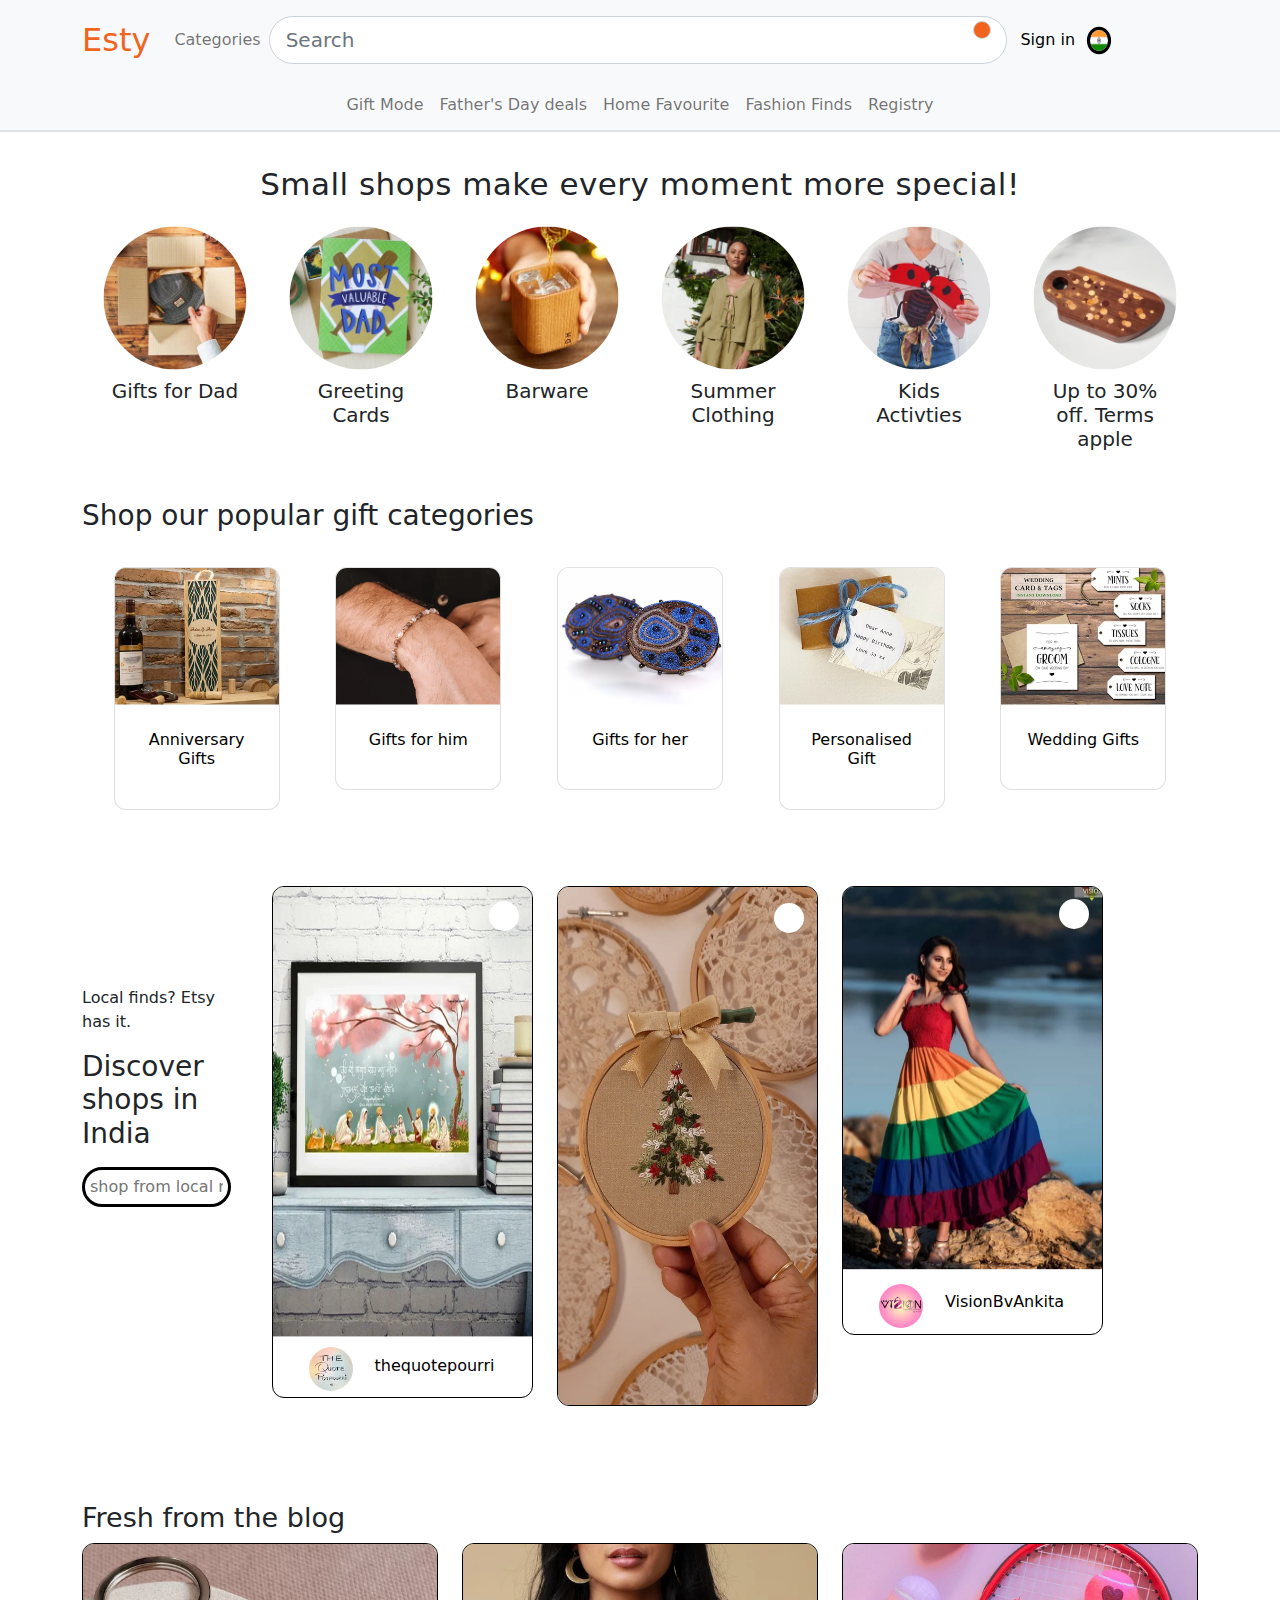
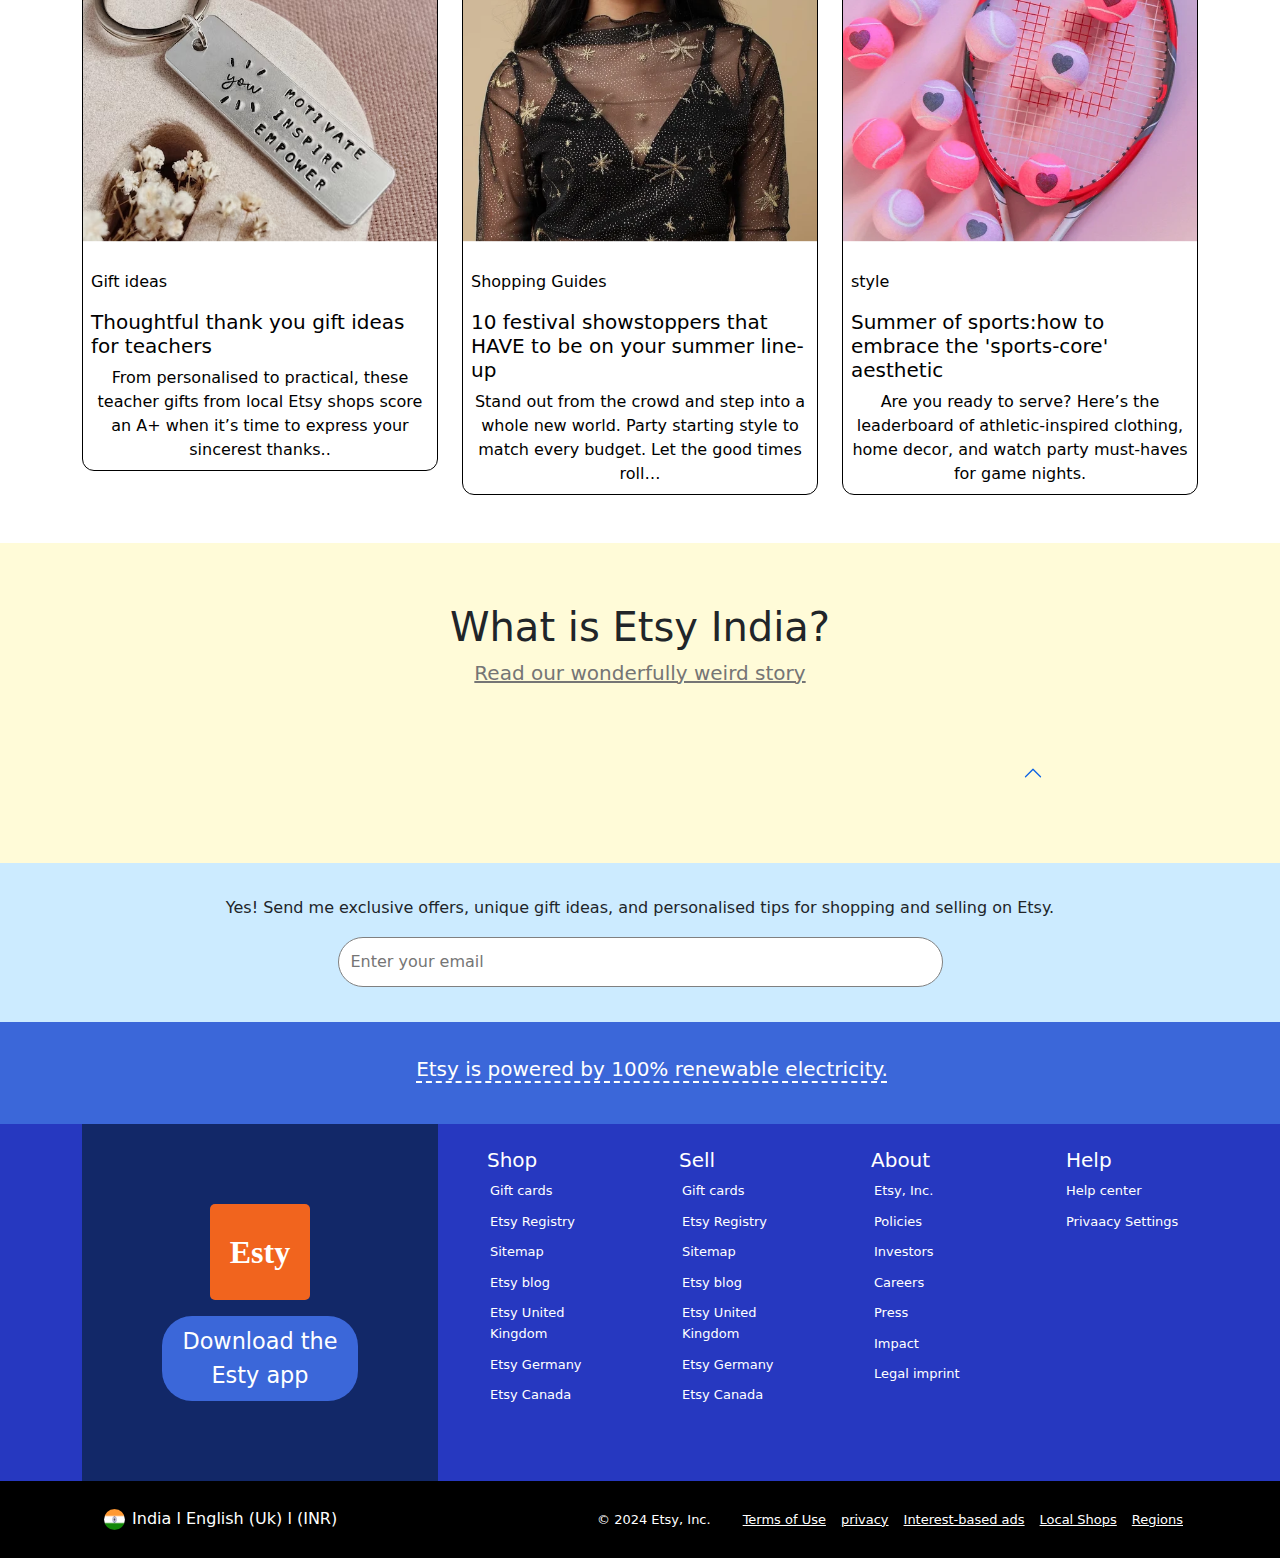
<file: index.html>
<!DOCTYPE html>
<html lang="en">

<head>
  <meta charset="UTF-8">
  <meta name="viewport" content="width=device-width, initial-scale=1.0">
  <title>Esty</title>
  <!-- Bootstrap cdn -->
  <link rel="stylesheet" href="./Assets/bootstrap-5/css/bootstrap.min.css">
  <!-- Fontawesome icons cdn -->
  <link rel="stylesheet" href="https://cdnjs.cloudflare.com/ajax/libs/font-awesome/6.5.2/css/all.min.css"
    integrity="sha512-SnH5WK+bZxgPHs44uWIX+LLJAJ9/2PkPKZ5QiAj6Ta86w+fsb2TkcmfRyVX3pBnMFcV7oQPJkl9QevSCWr3W6A=="
    crossorigin="anonymous" referrerpolicy="no-referrer" />
  <!-- style css -->
  <link rel="stylesheet" href="./index.css">

</head>

<body>

  <header>
    <nav class="navbar navbar-expand-lg navbar-light bg-light">
      <div class="container ">
        <a class="navbar-brand fs-2 fw-normal" href="#" style="color: #F1641E;">Esty</a>
        <button class="navbar-toggler" type="button" data-bs-toggle="collapse" data-bs-target="#navbarSupportedContent"
          aria-controls="navbarSupportedContent" aria-expanded="false" aria-label="Toggle navigation">
          <span class="navbar-toggler-icon"></span>
        </button>
        <div class="collapse navbar-collapse " id="navbarSupportedContent">
          <ul class="navbar-nav me-auto mb-2 mb-lg-0">
            <li class="nav-item dropdown text-nowrap">
              <a class="nav-link " href="#" id="navbarDropdown" role="button" data-bs-toggle="dropdown"
                aria-expanded="false">
                <i class="fa-solid fa-bars"></i> Categories
              </a>
              <ul class="dropdown-menu  " aria-labelledby="navbarDropdown">
                <li><a class="dropdown-item" href="#">Accessories</a></li>
                <li><a class="dropdown-item" href="#">Art & collectibles</a></li>
                <li>
                </li>
                <li><a class="dropdown-item" href="#">baby</a></li>
                <li><a class="dropdown-item" href="#">bags & purses</a></li>
                <li><a class="dropdown-item" href="#">bath & beauty</a></li>
                <li><a class="dropdown-item" href="#">books,Films & music</a></li>
                <li><a class="dropdown-item" href="#">clothing</a></li>
                <li><a class="dropdown-item" href="#">Craft Supplies & Tools</a></li>
                <li><a class="dropdown-item" href="#">Electronics & Accessories</a></li>
                <li><a class="dropdown-item" href="#">Gifts</a></li>
                <li><a class="dropdown-item" href="#">Home & Living</a></li>
                <li><a class="dropdown-item" href="#">Jewellery</a></li>
                <li><a class="dropdown-item" href="#">Paper & Party Supplies</a></li>
                <li><a class="dropdown-item" href="#">Pet Supplies</a></li>
                <li><a class="dropdown-item" href="#">Shoes</a></li>
                <li><a class="dropdown-item" href="#">Toys & Games</a></li>
                <li><a class="dropdown-item" href="#">Weddings</a></li>


              </ul>
            </li>

          </ul>

        </div>
        <!-- search form -->
        <form class="d-flex nav-search-form w-100">
          <div class="input-group input-group-lg  py-2 ">
            <input type="text" class="form-control rounded-pill w-100 position-relative " aria-label="Search"
              type="search" placeholder="Search" aria-describedby="inputGroup-sizing-lg">
            <span class="input-group-text rounded-pill position-absolute top-0 end-0 py-2 px-2 me-3"
              id="inputGroup-sizing-lg" style="background-color: #F1641E; margin-top: 0.8rem;"><i
                class="fa-solid fa-magnifying-glass text-white"></i></span>
          </div>
        </form>
        <!-- search form -->
        <div class="nav-icons d-flex align-items-center">
          <button class="btn btn-light rounded-pill text-nowrap">Sign in</button>
        </div>
        <div class="flag">
          <div class="d-inline-block" tabindex="0" data-bs-toggle="popover" data-bs-trigger="hover focus"
            data-bs-placement="bottom" data-bs-content="India">
            <img src="./imge/icons imges/india-flag-icon.webp" alt="" class="img-fluid ">
          </div>
        </div>
        <div class="flag px-3">
          <div class="d-inline-block" tabindex="0" data-bs-toggle="popover" data-bs-trigger="hover focus"
            data-bs-placement="bottom" data-bs-content="Favourite">
            <i class="fa-regular fa-heart fs-5"></i>
          </div>
        </div>
        <div class="flag px-2">
          <div class="d-inline-block" tabindex="0" data-bs-toggle="popover" data-bs-trigger="hover focus"
            data-bs-placement="bottom" data-bs-content="Gift mode">
            <i class="fa-solid fa-gift ms-2 fs-4"></i>
          </div>
        </div>
        <div class="flag px-2">
          <div class="d-inline-block" tabindex="0" data-bs-toggle="popover" data-bs-trigger="hover focus"
            data-bs-placement="bottom" data-bs-content="Basket">
            <i class="fa-solid fa-bucket ms-3 fs-5"></i>
          </div>

        </div>
    </nav>
    <!-- As a link -->
    <nav class="navbar navbar-expand-lg navbar-light bg-light border-bottom border-2 last-nvbar">
      <div class="container">
        <div class="m-auto">
          <ul class="navbar-nav ">
            <li class="nav-item">
              <a class="nav-link btn1" aria-current="page" href="./html/gift-card.html"><i class="fa-solid fa-gift"></i>
                Gift Mode</a>
            </li>
            <li class="nav-item">
              <a class="nav-link btn1" aria-current="page" href="./html/Back-to-school.html">Father's Day
                deals</a>
            </li>
            <li class="nav-item">
              <a class="nav-link btn1" aria-current="page" href="./html/Home-Favourites.html">Home Favourite</a>
            </li>
            <li class="nav-item">
              <a class="nav-link btn1" aria-current="page" href="./html/Fashion-Favourites.html">Fashion Finds</a>
            </li>
            <li class="nav-item">
              <a class="nav-link btn1" aria-current="page" href="./html/Etsy-Registry.html">Registry</a>
            </li>

          </ul>
        </div>
      </div>
    </nav>
    </div>
    </nav>

  </header>

  <section id="special-section">
    <div class="container">
      <div class="row">
        <div class="col-12">
          <h1 class="wt-body-max-width wt-text-heading">Small shops make every moment more special!</h1>
        </div>
      </div>


      <div class="container marketing">
        <!-- Three columns of text below the carousel -->
        <div class="row  mt-2">
          <div class="col-lg-2  mt-3 special-img-card shadow-none ">
            <div class="card border-0 m-auto ">
              <img src="./imge/product-imge/ij_300x300.5981356668_biswxvgg.webp" alt="" class="rounded-pill m-auto"
                width="130">
              <div class="card-body">
                <h5 class="text-center">Gifts for Dad</h5>
                <div class="line"></div>
              </div>
            </div>
          </div>
          <div class="col-lg-2 mt-3 special-img-card shadow-none ">
            <div class="card border-0 m-auto ">
              <img src="./imge/product-imge/il_300x300.1934951451_chnf.webp" alt="" class="rounded-pill m-auto"
                width="130">
              <div class="card-body">
                <h5 class="text-center">Greeting Cards</h5>
                <div class="line"></div>

              </div>
            </div>
          </div>
          <div class="col-lg-2 mt-3 special-img-card shadow-none ">
            <div class="card border-0 m-auto ">
              <img src="./imge/product-imge/il_300x300.4393791427_q9zq.webp" alt="" class="rounded-pill m-auto"
                width="130">
              <div class="card-body">
                <h5 class="text-center">Barware</h5>
                <div class="line"></div>

              </div>
            </div>
          </div>
          <div class="col-lg-2 mt-3 special-img-card shadow-none ">
            <div class="card border-0 m-auto ">
              <img src="./imge/product-imge/il_300x300.5842079859_hpa0.webp" alt="" class="rounded-pill m-auto"
                width="130">
              <div class="card-body">
                <h5 class="text-center">Summer Clothing</h5>
                <div class="line"></div>

              </div>
            </div>
          </div>
          <div class="col-lg-2 mt-3 special-img-card shadow-none ">
            <div class="card border-0 m-auto ">
              <img src=" ./imge/product-imge/il_300x300.5338068475_9qeg.webp" alt="" class="rounded-pill m-auto"
                width="130">
              <div class="card-body">
                <h5 class="text-center">Kids Activties</h5>
                <div class="line"></div>

              </div>
            </div>
          </div>
          <div class="col-lg-2 mt-3 special-img-card shadow-none ">
            <div class="card border-0 m-auto ">
              <img src="./imge/product-imge/il_300x300.5559365546_ru1a.webp" alt="" class="rounded-pill m-auto"
                width="130">
              <div class="card-body">
                <h5 class="text-center">Up to 30% off. Terms apple </h5>
                <div class="line"></div>

              </div>
            </div>
          </div>
  </section>


  <section id="search-section">
    <div class="container card-image">
      <div class="row d-flex justify-content-evenly">
        <h3 class="wt-body-max-width ">Shop our popular gift categories</h3>
        <div class="col-12 col-lg-2 col-md-6">
          <div class="card-img card">
            <img src="./imge/product-imge/il_340x270.4479721093_gfiz.webp" alt="">
            <div class="card-body">
              <a href="#">
                <h6 style="padding: 1rem 0;">Anniversary Gifts</h6>
              </a>
            </div>
          </div>
        </div>
        <div class="col-12 col-lg-2 col-md-6">
          <div class="card-img card">
            <img src="./imge/product-imge/il_340x270.5806724446_jqg8.webp" alt="">
            <div class="card-body">
              <a href="#">
                <h6 style="padding: 1rem 0;">Gifts for him</h6>
              </a>
            </div>
          </div>
        </div>
        <div class="col-12 col-lg-2 col-md-6">
          <div class="card-img card">
            <img src="./imge/product-imge/il_340x270.1384278263_4d7d.avif" alt="">
            <div class="card-body">
              <a href="#">
                <h6 style="padding: 1rem 0;">Gifts for her</h6>
              </a>
            </div>
          </div>
        </div>
        <div class="col-12 col-lg-2 col-md-6">
          <div class="card-img card">
            <img src="./imge/product-imge/il_340x270.6008698124_fudz.webp" alt="">
            <div class="card-body">
              <a href="#">
                <h6 style="padding: 1rem 0;">Personalised Gift</h6>
              </a>
            </div>
          </div>
        </div>
        <div class="col-12 col-lg-2 col-md-6">
          <div class="card-img card">
            <img src="./imge/product-imge/il_340x270.1985966876_fmhi.webp" alt="">
            <div class="card-body">
              <a href="#">
                <h6 style="padding: 1rem 0;">Wedding Gifts</h6>
              </a>
            </div>
          </div>
        </div>
      </div>
    </div>
  </section>

  <section id="shift-section">
    <div class="container card-image">
      <div class="row">
        <div class="col-12 col-lg-2 col-md-12">
          <div class="text-1">
            <p>Local finds? Etsy has it.</p>
            <h3>Discover shops in India</h3>
            <div class="textbox">
              <input type="text" placeholder="shop from local makers">
            </div>
          </div>
        </div>
        <div class="col-lg-3 col-md-12 col-12 mt-lg-0 mt-5">
          <div class="card-img1">
            <div class="card-img-div">
              <img src="./imge/product-imge/il_570xN.4396694899_rrik.webp" style="height: 428px;" class="" alt="">
              <i class="fa-regular fa-heart"></i>
              <i class="fa-solid fa-camera mt-1"></i>
              <i class="fa-solid fa-ellipsis mt-1"></i>
            </div>
            <div class="card-body d-flex justify-content-center p-2 align-items-center">
              <img src="./imge/product-imge/isla_75x75.39328286_t9jgdz9w.webp" class="m-0"
                style="height: 40px;width: 40px;border-radius: 50%;" alt="">
              <a href="#">
                <h6 class="ms-4">thequotepourri</h6>
              </a>
            </div>
          </div>
        </div>
        <div class="col-lg-3 col-md-12 col-12 mt-lg-0 mt-5">
          <div class="card-img1">
            <div class="card-img-div">
              <img src="./imge/product-imge/ss.webp" style="height: 518px;" class="m-0" alt="">
              <i class="fa-regular fa-heart"></i>
              <i class="fa-solid fa-camera"></i>
              <i class="fa-solid fa-ellipsis"></i>
            </div>
          </div>
        </div>
        <div class="col-lg-3 col-md-12 col-12 mt-lg-0 mt-5">
          <div class="card-img1">
            <div class="card-img-div">
              <img src="./imge/product-imge/il_570xN.2873719182_ni4t (1).webp" alt="">
              <i class="fa-regular fa-heart"></i>
              <i class="fa-solid fa-camera mt-1"></i>
              <i class="fa-solid fa-ellipsis mt-2"></i>
            </div>
            <div class="card-body d-flex justify-content-center p-2 align-items-center">
              <img src="./imge/product-imge/isla_280x280.47723320_9drekfds.avif" class="m-0"
                style="height: 40px;width: 40px;border-radius: 50%;" alt="">
              <a href="#">
                <h6 class="ms-4">VisionBvAnkita</h6>
              </a>

            </div>
          </div>
        </div>
      </div>
    </div>
  </section>

  <section id="spaces-section" class="py-5 mt-5">
    <div class="container">
      <div class="row">
        <div class="col-12">
          <h1 class="post" style="font-size: 27.01px;">Fresh from the blog<i class="fa-solid fa-arrow-right"
              style="font-size: 20px; margin: 18px;"></i>
          </h1>
        </div>
      </div>
      <div class="row">
        <div class="col-lg-4 col-md-12 col-12 mt-lg-0 mt-5 ">
          <div class="card-img1">
            <div class="card-img-div">
              <img src="./imge/product-imge/inv_620x495.5110225789_f2nmbt39.avif" class="" alt="">

              <i class="fa-solid fa-camera " style="top: 1%;"></i>
              <i class="fa-solid fa-ellipsis" style="margin-top: -23px;"></i>
            </div>
            <div class="card-body d-flex justify-content-center p-2 align-items-center">

              <a href="#">
                <p style="text-align: left;">Gift ideas</p>
                <h5 style="text-align: left;">Thoughtful thank you gift ideas for teachers</h5>
                <h style="text-align: left;">From personalised to practical, these teacher gifts from local Etsy shops
                  score an A+
                  when it’s time to express your sincerest thanks..</h>
              </a>
            </div>
          </div>
        </div>
        <div class="col-lg-4 col-md-12 col-12 mt-lg-0 mt-5">
          <div class="card-img1">
            <div class="card-img-div">
              <img src="./imge/product-imge/inv_620x495.5085901722_dl0vmwra.webp" class="" alt="">
              <i class="fa-solid fa-camera " style="top: 1%;"></i>
              <i class="fa-solid fa-ellipsis" style="margin-top: -23px;"></i>
            </div>
            <div class="card-body d-flex justify-content-center p-2 align-items-center">

              <a href="#">
                <p style="text-align: left;">Shopping Guides</p>
                <h5 style="text-align: left;">10 festival showstoppers that HAVE to be on your summer line-up</h5>
                <h style="text-align: left;">Stand out from the crowd and step into a whole new world. Party starting
                  style to match
                  every budget. Let the good times roll…</h>
              </a>
            </div>
          </div>
        </div>
        <div class="col-lg-4 col-md-12 col-12 mt-lg-0  mt-5">
          <div class="card-img1">
            <div class="card-img-div">
              <img src="./imge/product-imge/inv_620x495.6084745227_h0shoiuo.webp" class="" alt="">
              <i class="fa-solid fa-camera " style="top: 1%;"></i>
              <i class="fa-solid fa-ellipsis" style="margin-top: -23px;"></i>
            </div>
            <div class="card-body d-flex justify-content-center p-2 align-items-center">

              <a href="#">
                <p style="text-align: left;">style</p>
                <h5 style="text-align: left;">Summer of sports:how to embrace the 'sports-core' aesthetic</h5>
                <h style="text-align: left;">Are you ready to serve? Here’s the leaderboard of athletic-inspired
                  clothing, home
                  decor, and watch party must-haves for game nights.</h>
              </a>
            </div>
          </div>
        </div>
      </div>
    </div>
  </section>


  <section id="terminal-section">
    <div class="row">
      <div class="col-12">
        <div class="out lh-1">
          <p class="text-center  fs-1">What is Etsy India?</p>
          <p class="text-decoration-underline text-center fs-5" style="font-weight: 400;color: #757575;">Read our
            wonderfully weird story</p>
        </div>
      </div>
    </div>
    <div class="row justify-content-center mt-5">
      <div class="col-8">
        <div class="accordion " id="accordionExample">
          <div class=" ">
            <h2 class="accordion-header" id="headingOne">
              <button class="accordion-button" type="button" data-bs-toggle="collapse" data-bs-target="#collapseOne"
                aria-expanded="true" aria-controls="collapseOne" style="background-color: transparent;">
              </button>
            </h2>
            <div id="collapseOne" class="accordion-collapse collapse" aria-labelledby="headingOne"
              data-bs-parent="#accordionExample">
              <div class="accordion-body">
                <p>Etsy is a global marketplace for creative and one-of-a-kind goods. It’s home to a universe of
                  special, extraordinary items, from unique home decor pieces to trending fashion finds. Founded in
                  2005, Etsy began its Indian journey in 2018.</p>
                <p>Etsy is a place where creativity lives and thrives because it’s powered by people just like you. We
                  help our community of 5.9 million active sellers worldwide turn their ideas into successful small
                  businesses. Our platform connects them with 89.9 million active buyers looking for something special
                  that enables them to express their unique identity.</p>
                <p>its Indian journey in 2018.</p>

              </div>
            </div>
          </div>
        </div>
      </div>
    </div>
  </section>



  <!-- footer part start -->
  <section id="nike-section">
    <div class="row ">
      <div class="col-12">
        <div style="height: 100%; width: 100%;text-align: center; padding: 35px;">
          <h6>Yes! Send me exclusive offers, unique gift ideas, and personalised tips for shopping and selling on Etsy.
          </h6>
          <div class="textbox1">
            <input type="text" placeholder="Enter your email">
            <!-- <input type="text" id="sub" placeholder="Subscribe"> -->

          </div>
        </div>
      </div>
    </div>
  </section>
  <footer>
    <section id="dreame-section">
      <div class="row">
        <div class="col-12">
          <div class=" w-100 h-100" style="text-align: center; padding: 35px; text-transform: white;">
            <div class="flag">
              <h5 style="color: white;"> <i class="fa-solid fa-hands-holding-circle me-4" style="color: white;"></i>
                <span style="text-decoration: underline;text-decoration-style: dashed;text-underline-position: under;">
                  Etsy is powered by 100% renewable electricity.</span>
              </h5>
            </div>
          </div>
        </div>
    </section>
    <section id="footer-nav">
      <div class="container">
        <div class="row">
          <div class="col-lg-4 col-12">
            <div class="footer-left-nav-div">
              <div class="inner-div">
                <div class="logo-div">Esty</div>
                <button class="btn">Download the Esty app</button>
              </div>
            </div>
          </div>
          <div class="col-lg-8 px-2 py-4 col-12">
            <div class="row">
              <div class="col-lg-3 col-6">
                <h5 style="color: white; margin-left: 29px;">Shop</h5>

                <ul class="div-footer-nav" style="color: white;">
                  <li>
                    <span>Gift cards</span>
                  </li>
                  <li>
                    <span>Etsy Registry</span>
                  </li>
                  <li>
                    <span>Sitemap</span>
                  </li>
                  <li>
                    <span>Etsy blog</span>
                  </li>
                  <li>
                    <span>Etsy United Kingdom</span>
                  </li>
                  <li>
                    <span>Etsy Germany</span>
                  </li>
                  <li>
                    <span>Etsy Canada</span>
                  </li>

                </ul>
              </div>
              <div class="col-lg-3 col-6">
                <h5 style="color: white;margin-left: 29px;">Sell</h5>
                <ul class="div-footer-nav" style="color: white;">
                  <li style="list-style-type: none;">
                    <span>Gift cards</span>
                  </li>
                  <li>
                    <span>Etsy Registry</span>
                  </li>
                  <li>
                    <span>Sitemap</span>
                  </li>
                  <li>
                    <span>Etsy blog</span>
                  </li>
                  <li>
                    <span>Etsy United Kingdom</span>
                  </li>
                  <li>
                    <span>Etsy Germany</span>
                  </li>
                  <li>
                    <span>Etsy Canada</span>
                  </li>

                </ul>
              </div>
              <div class="col-lg-3 col-6">
                <h5 style="color: white;margin-left: 29px;">About</h5>
                <ul class="div-footer-nav" style="color: white;">
                  <li>
                    <span>Etsy, Inc.</span>
                  </li>
                  <li>
                    <span>Policies</span>
                  </li>
                  <li>
                    <span>Investors</span>
                  </li>
                  <li>
                    <span>Careers</span>
                  </li>
                  <li>
                    <span>Press</span>
                  </li>
                  <li>
                    <span>Impact</span>
                  </li>
                  <li>
                    <span>Legal imprint</span>
                  </li>
                </ul>
              </div>
              <div class="col-lg-3 col-6">
                <ul class="div-footer-nav " style="color: white;">
                  <h5 style="color: white;">Help</h5>

                  <li>
                    <span>Help center</span>
                  </li>
                  <li>
                    <span>Privaacy Settings</span>
                  </li>
                  <li>
                    <div class="privaacy">
                      <i class="fa-brands fa-instagram px-3"></i>
                      <i class="fa-brands fa-facebook px-3"></i>
                      <i class="fa-brands fa-pinterest px-3"></i>
                      <i class="fa-brands fa-square-twitter px-3"></i>
                      <i class="fa-brands fa-youtube px-2"></i>
                    </div>
                  </li>
                </ul>
              </div>
            </div>
          </div>


        </div>
      </div>

    </section>
    <section id="Assets-section">
      <div class="container">
        <div class="row justify-content-center d-flex">
          <div class="col-lg-4 col-12 ">
            <div class="jods-div flag" tabindex="0">
              <img src="./imge/icons imges/india-flag-icon.webp" style="width: 25px;" alt="">
              <span style="color: white;">India l English (Uk) l (INR)</span>
            </div>
          </div>

          <div class="col-lg-8 col-12 d-flex align-items-center justify-content-end">
            <span style="color: white; font-size: 12.99px;">© 2024 Etsy, Inc.</span>
            <ul
              style="display: flex; color: white;  text-decoration-line: underline;   text-decoration-thickness: 1px;">
              <li style="list-style: none; padding-right: 15px; font-size: 12.99px;">
                <span>Terms of Use</span>
              </li>
              <li style="list-style: none; padding-right: 15px; font-size: 12.99px;">
                <span>privacy</span>
              </li>
              <li style="list-style: none; padding-right: 15px; font-size: 12.99px;">
                <span>Interest-based ads</span>
              </li>
              <li style="list-style: none; padding-right: 15px; font-size: 12.99px;">
                <span>Local Shops</span>
              </li>
              <li style="list-style: none; padding-right: 15px; font-size: 12.99px;">
                <span>Regions</span>
              </li>
            </ul>
          </div>
        </div>
      </div>
    </section>
  </footer>
  <!-- footer part end -->


  <script src="./Assets/bootstrap-5/js/bootstrap.min.js"></script>
  <script src="./Assets/bootstrap-5/js/bootstrap.bundle.min.js"></script>
  <script src="./js/script.js"></script>
</body>

</html>
</file>
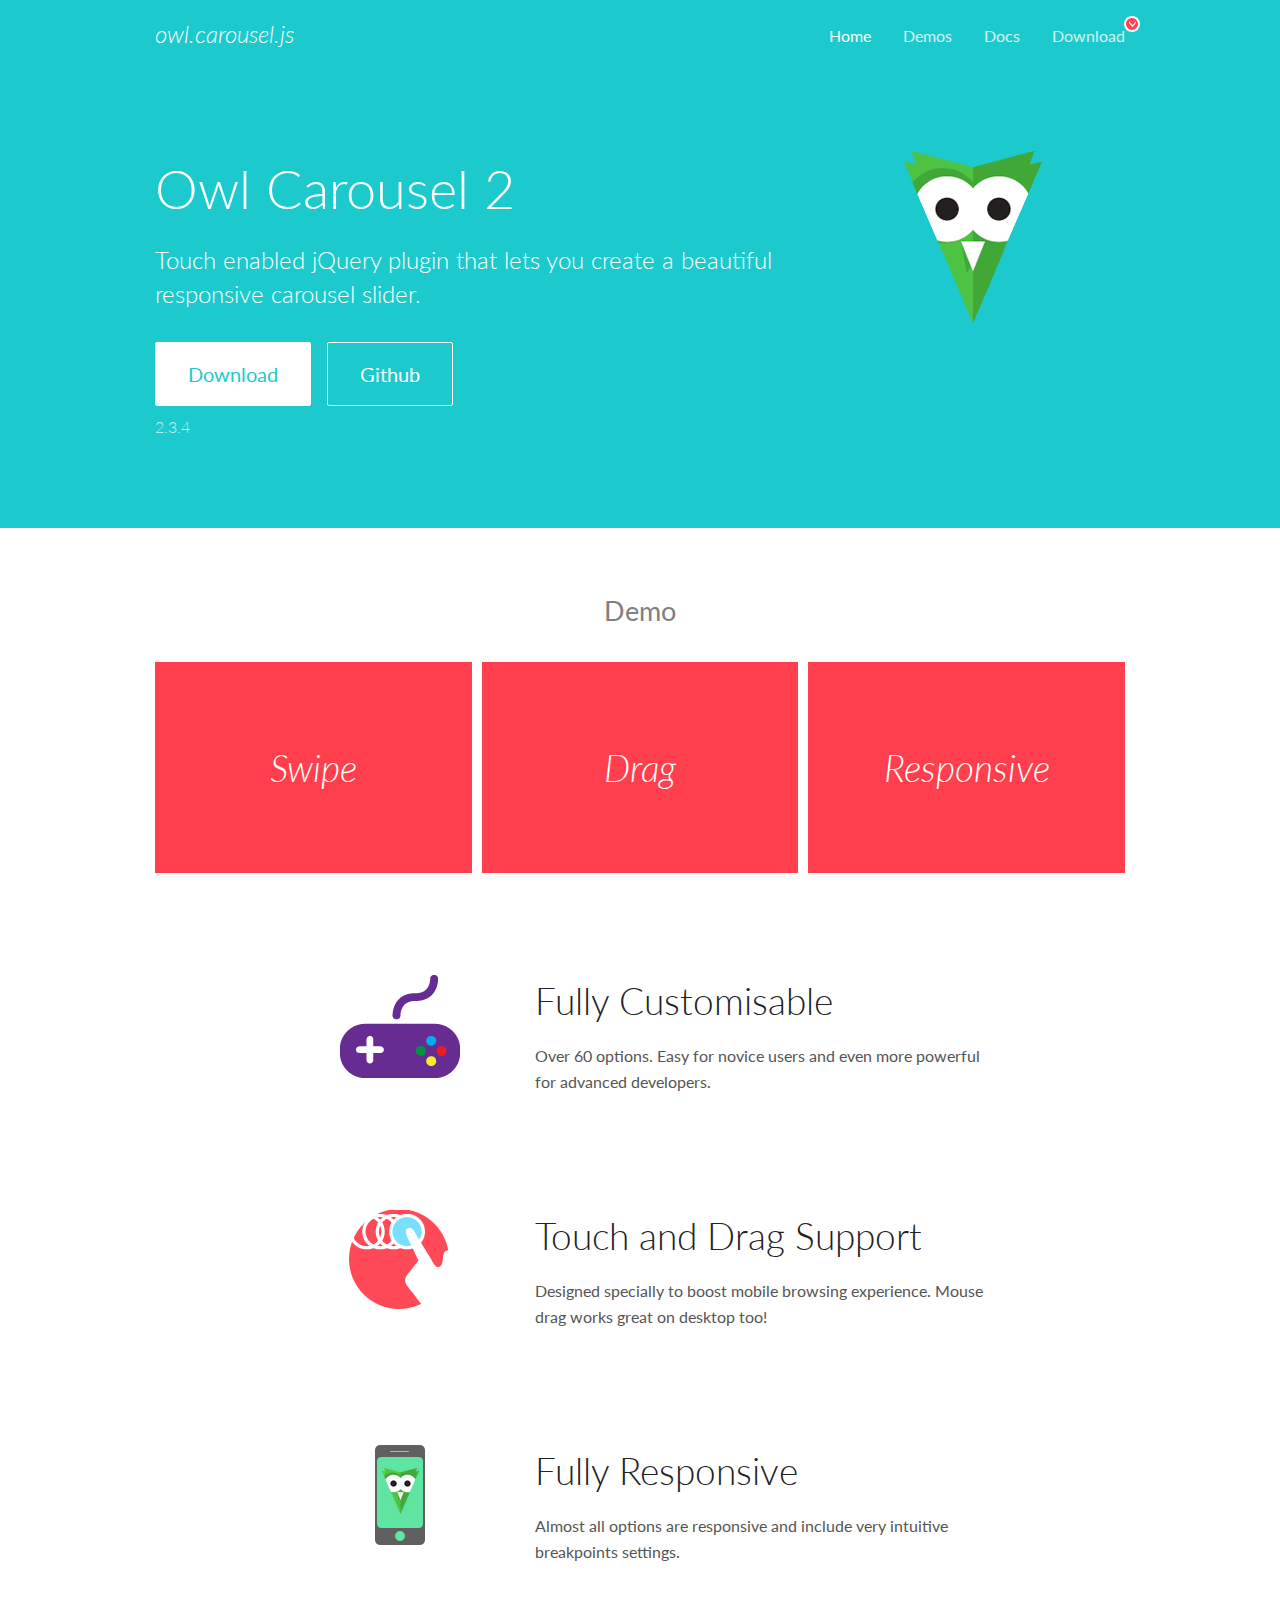
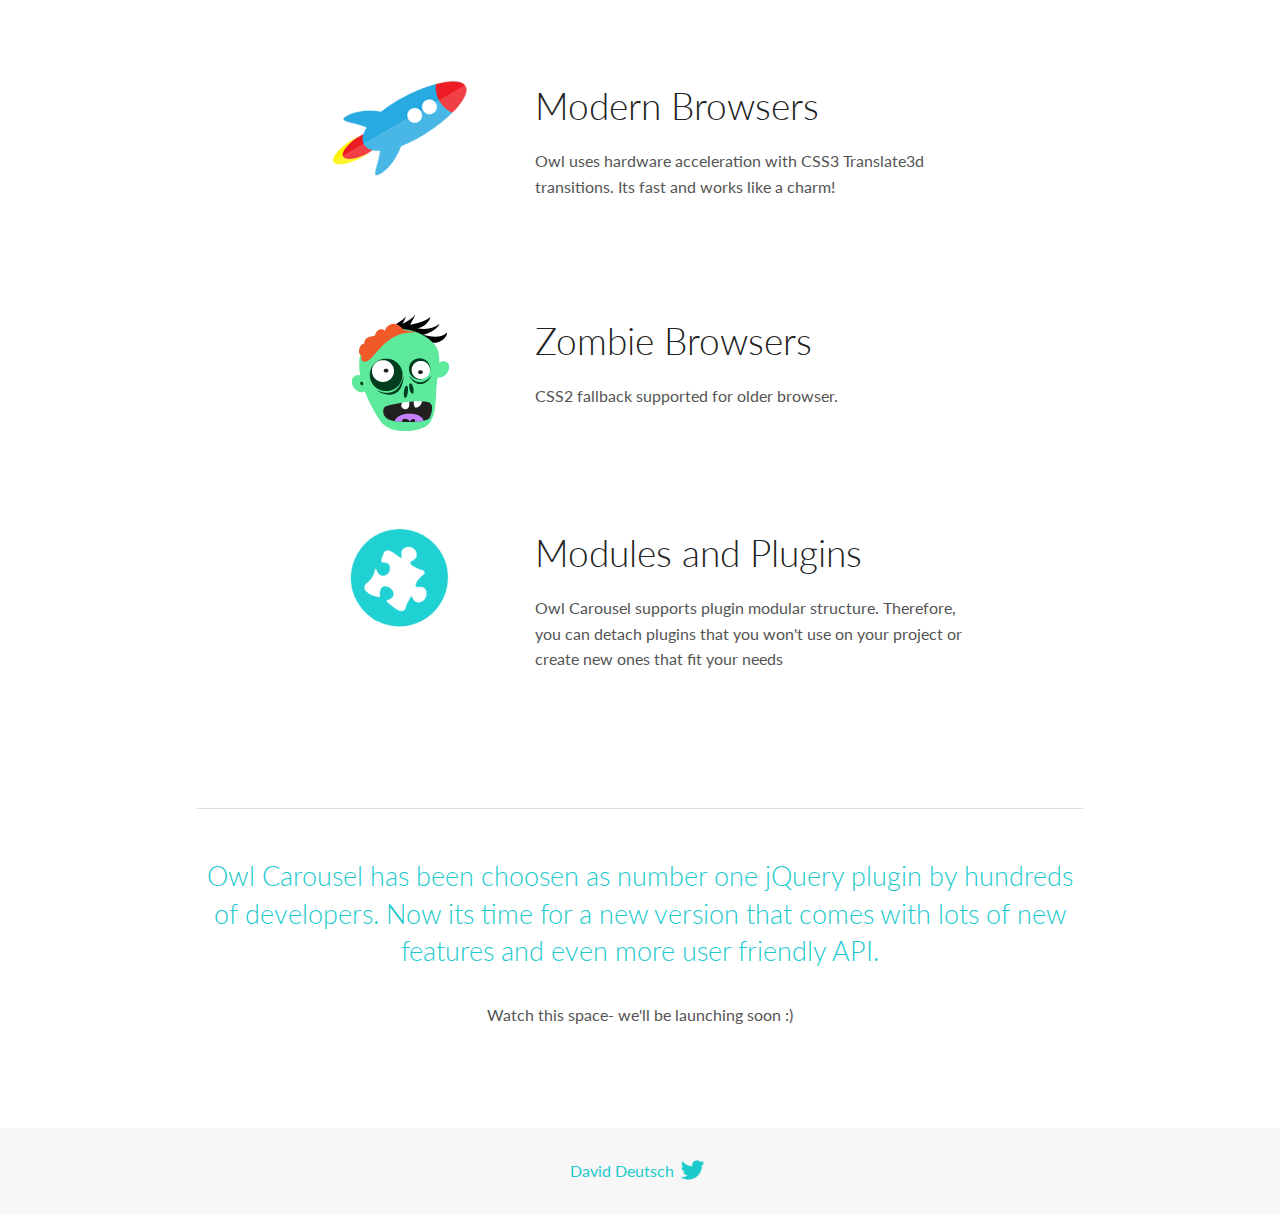
<file: Assets/owl/OwlCarousel2-2.3.4/docs/index.html>
<!DOCTYPE html>
<html lang="en">
  <head>

    <!-- head -->
    <meta charset="utf-8">
    <meta name="msapplication-tap-highlight" content="no" />
    <meta name="viewport" content="width=device-width, initial-scale=1.0" />
    <meta name="description" content="Touch enabled jQuery plugin that lets you create beautiful responsive carousel slider.">
    <meta name="author" content="David Deutsch">
    <title>
      Home | Owl Carousel | 2.3.4
    </title>

    <!-- Stylesheets -->
    <link href='https://fonts.googleapis.com/css?family=Lato:300,400,700,400italic,300italic' rel='stylesheet' type='text/css'>
    <link rel="stylesheet" href="assets/css/docs.theme.min.css">

    <!-- Owl Stylesheets -->
    <link rel="stylesheet" href="assets/owlcarousel/assets/owl.carousel.min.css">
    <link rel="stylesheet" href="assets/owlcarousel/assets/owl.theme.default.min.css">

    <!-- HTML5 shim and Respond.js IE8 support of HTML5 elements and media queries -->

    <!--[if lt IE 9]>
      <script src="https://oss.maxcdn.com/libs/html5shiv/3.7.0/html5shiv.js"></script>
      <script src="https://oss.maxcdn.com/libs/respond.js/1.3.0/respond.min.js"></script>
    <![endif]-->

    <!-- Favicons -->
    <link rel="apple-touch-icon-precomposed" sizes="144x144" href="assets/ico/apple-touch-icon-144-precomposed.png">
    <link rel="shortcut icon" href="assets/ico/favicon.png">
    <link rel="shortcut icon" href="favicon.ico">

    <!-- Yeah i know js should not be in header. Its required for demos.-->

    <!-- javascript -->
    <script src="assets/vendors/jquery.min.js"></script>
    <script src="assets/owlcarousel/owl.carousel.js"></script>
  </head>
  <body>

    <!-- header -->
    <header class="header">
      <div class="row">
        <div class="large-12 columns">
          <div class="brand left">
            <h3>
              <a href="/OwlCarousel2/">owl.carousel.js</a> 
            </h3>
          </div>
          <a id="toggle-nav" class="right">
            <span></span> <span></span> <span></span> 
          </a> 
          <div class="nav-bar">
            <ul class="clearfix">
              <li class="active">
                <a href="/OwlCarousel2/index.html">Home</a> 
              </li>
              <li> <a href="/OwlCarousel2/demos/demos.html">Demos</a>  </li>
              <li> <a href="/OwlCarousel2/docs/started-welcome.html">Docs</a>  </li>
              <li>
                <a href="https://github.com/OwlCarousel2/OwlCarousel2/archive/2.3.4.zip">Download</a> 
                <span class="download"></span> 
              </li>
            </ul>
          </div>
        </div>
      </div>
    </header>

    <!-- home panel -->
    <section id="hero">
      <div class="row">
        <div class="large-8 medium-8 columns">
          <h1>Owl Carousel 2</h1>
          <h4>Touch enabled jQuery plugin that lets you create a beautiful responsive carousel slider.</h4>
          <a href="https://github.com/OwlCarousel2/OwlCarousel2/archive/2.3.4.zip" class="hero-button">Download</a> 
          <a href="https://github.com/OwlCarousel2/OwlCarousel2" class="hero-button outline">Github</a> 
          <p>2.3.4</p>
        </div>
        <div class="large-4 medium-4 columns">
          <img class="owl-logo" src="assets/img/owl-logo.png" alt="mr. Owl">
        </div>
      </div>
    </section>

    <!-- body -->
    <div class="home-demo">
      <div class="row">
        <div class="large-12 columns">
          <h3>Demo</h3>
          <div class="owl-carousel">
            <div class="item">
              <h2>Swipe</h2>
            </div>
            <div class="item">
              <h2>Drag</h2>
            </div>
            <div class="item">
              <h2>Responsive</h2>
            </div>
            <div class="item">
              <h2>CSS3</h2>
            </div>
            <div class="item">
              <h2>Fast</h2>
            </div>
            <div class="item">
              <h2>Easy</h2>
            </div>
            <div class="item">
              <h2>Free</h2>
            </div>
            <div class="item">
              <h2>Upgradable</h2>
            </div>
            <div class="item">
              <h2>Tons of options</h2>
            </div>
            <div class="item">
              <h2>Infinity</h2>
            </div>
            <div class="item">
              <h2>Auto Width</h2>
            </div>
          </div>
        </div>
      </div>
    </div>
    <script>
      var owl = $('.owl-carousel');
      owl.owlCarousel({
        margin: 10,
        loop: true,
        responsive: {
          0: {
            items: 1
          },
          600: {
            items: 2
          },
          1000: {
            items: 3
          }
        }
      })
    </script>

    <!-- features -->
    <div id="features">
      <div class="row">
        <div class="small-12 medium-9 small-centered columns">
          <section class="row feature">
            <div class="medium-4 small-12 columns">
              <img src="assets/img/feature-options.png" alt="">
            </div>
            <div class="medium-8 small-12 columns">
              <h2>Fully Customisable</h2>
              <p>Over 60 options. Easy for novice users and even more powerful for advanced developers.</p>
            </div>
          </section>
          <section class="row feature">
            <div class="medium-4 small-12 columns">
              <img src="assets/img/feature-drag.png" alt="">
            </div>
            <div class="medium-8 small-12 columns">
              <h2>Touch and Drag Support</h2>
              <p>Designed specially to boost mobile browsing experience. Mouse drag works great on desktop too!</p>
            </div>
          </section>
          <section class="row feature">
            <div class="medium-4 small-12 columns">
              <img src="assets/img/feature-responsive.png" alt="">
            </div>
            <div class="medium-8 small-12 columns">
              <h2>Fully Responsive</h2>
              <p>Almost all options are responsive and include very intuitive breakpoints settings.</p>
            </div>
          </section>
          <section class="row feature">
            <div class="medium-4 small-12 columns">
              <img src="assets/img/feature-modern.png" alt="">
            </div>
            <div class="medium-8 small-12 columns">
              <h2>Modern Browsers</h2>
              <p>Owl uses hardware acceleration with CSS3 Translate3d transitions. Its fast and works like a charm! </p>
            </div>
          </section>
          <section class="row feature">
            <div class="medium-4 small-12 columns">
              <img src="assets/img/feature-zombie.png" alt="">
            </div>
            <div class="medium-8 small-12 columns">
              <h2>Zombie Browsers</h2>
              <p>CSS2 fallback supported for older browser.</p>
            </div>
          </section>
          <section class="row feature">
            <div class="medium-4 small-12 columns">
              <img src="assets/img/feature-module.png" alt="">
            </div>
            <div class="medium-8 small-12 columns">
              <h2>Modules and Plugins</h2>
              <p>Owl Carousel supports plugin modular structure. Therefore, you can detach plugins that you won&#x27;t use on your project or create new ones that fit your needs</p>
            </div>
          </section>
        </div>
      </div>
    </div>

    <!-- footer -->
    <section id="teaser-text">
      <div class="row">
        <div class="small-12 medium-11 small-centered columns">
          <hr>
          <h3 id="owl-carousel-has-been-choosen-as-number-one-jquery-plugin-by-hundreds-of-developers-now-its-time-for-a-new-version-that-comes-with-lots-of-new-features-and-even-more-user-friendly-api-">Owl Carousel has been choosen as number one jQuery plugin by hundreds of developers. Now its time for a new version that comes with lots of new features and even more user friendly API.</h3>
          <p>Watch this space- we&#39;ll be launching soon :)</p>
        </div>
      </div>
    </section>

    <!-- footer -->
    <footer class="footer">
      <div class="row">
        <div class="large-12 columns">
          <h5>
            <a href="/OwlCarousel2/docs/support-contact.html">David Deutsch</a> 
            <a id="custom-tweet-button" href="https://twitter.com/share?url=https://github.com/OwlCarousel2/OwlCarousel2&text=Owl Carousel - This is so awesome! " target="_blank"></a> 
          </h5>
        </div>
      </div>
    </footer>

    <!-- vendors -->
    <script src="assets/vendors/highlight.js"></script>
    <script src="assets/js/app.js"></script>
  </body>
</html>
</file>
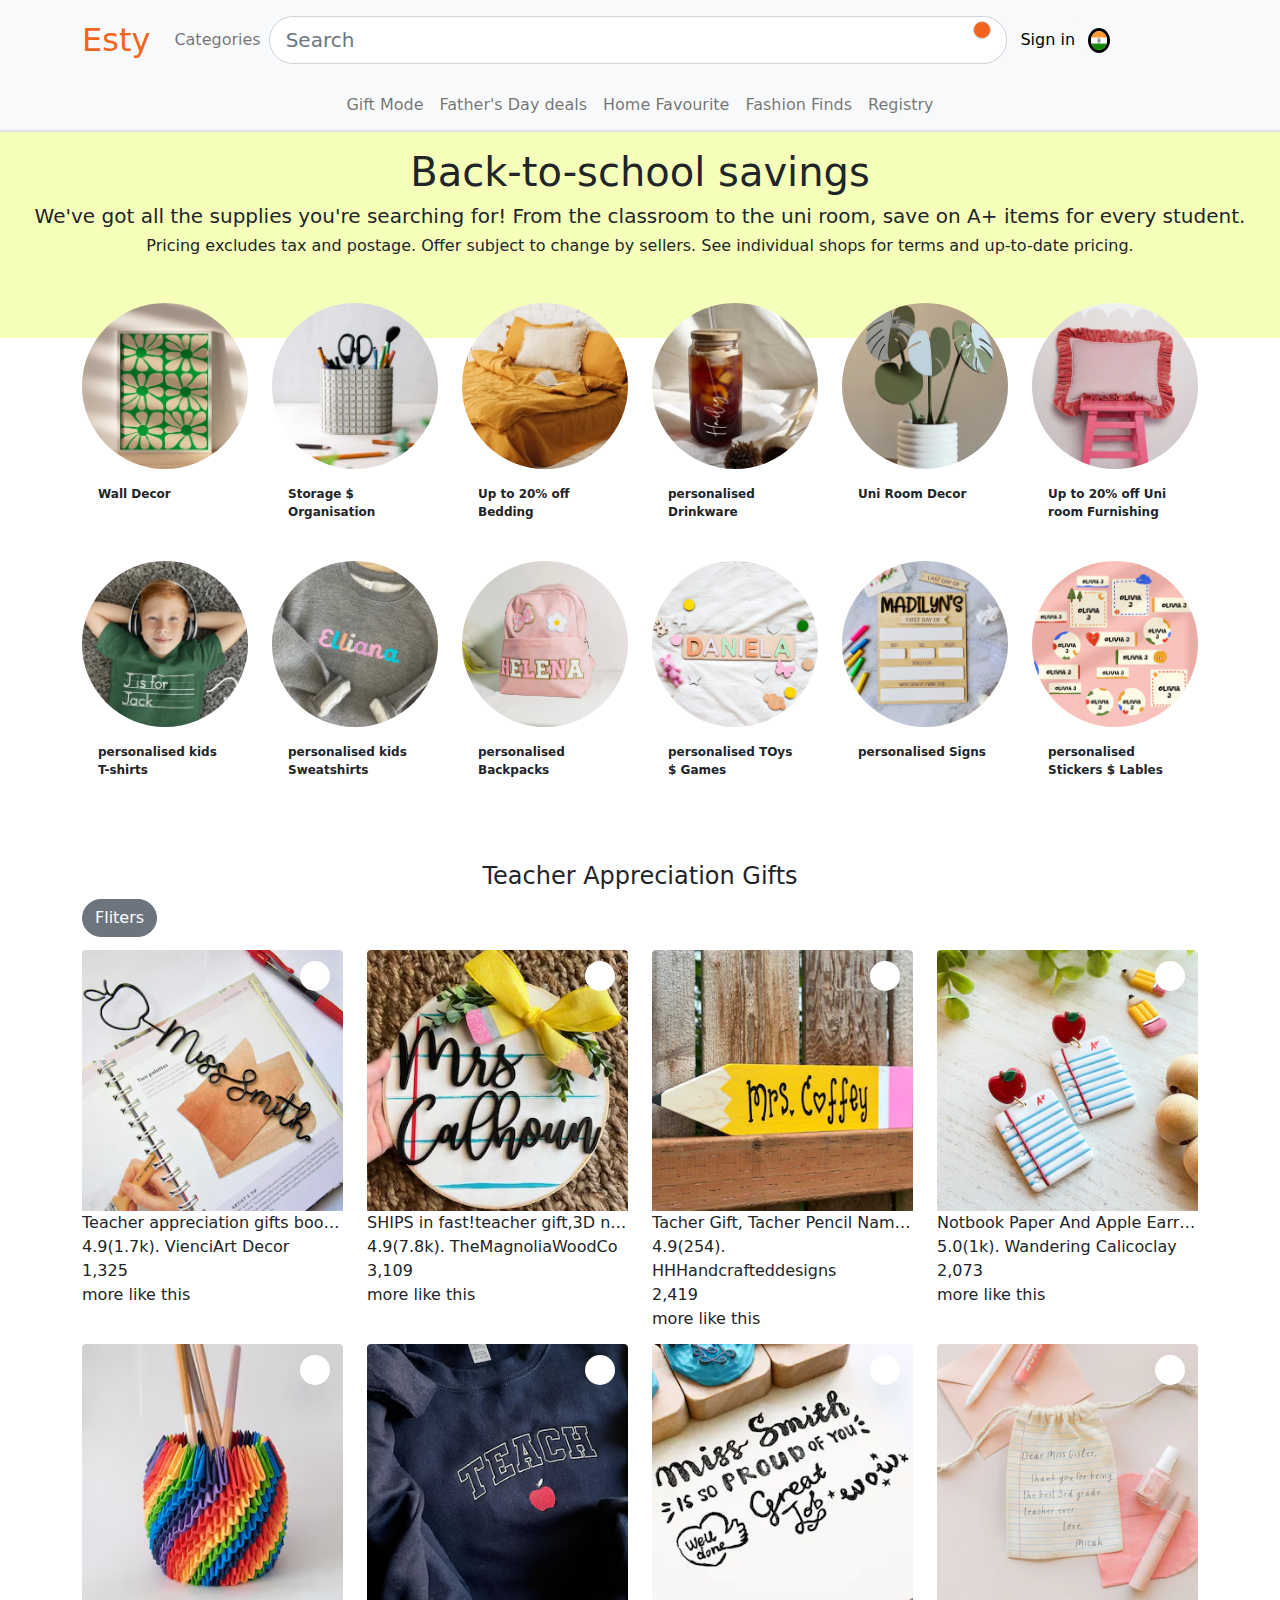
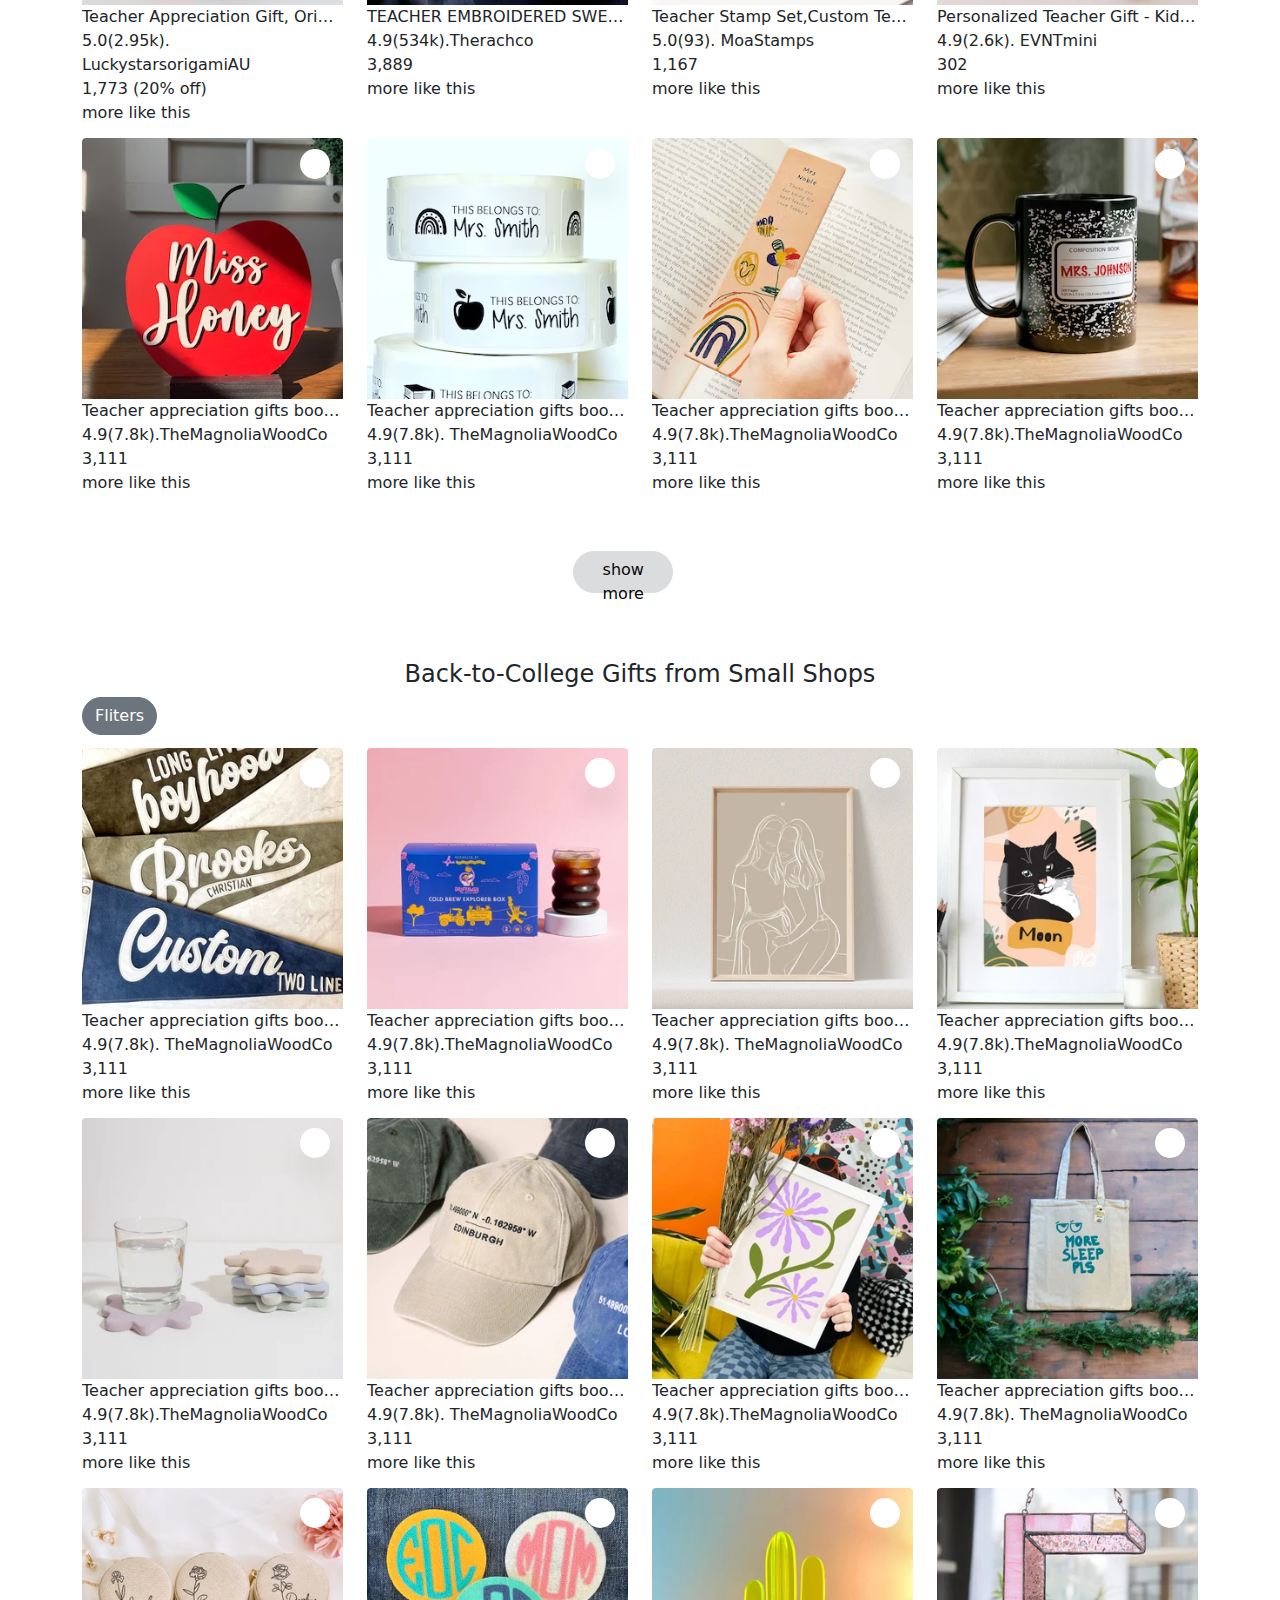
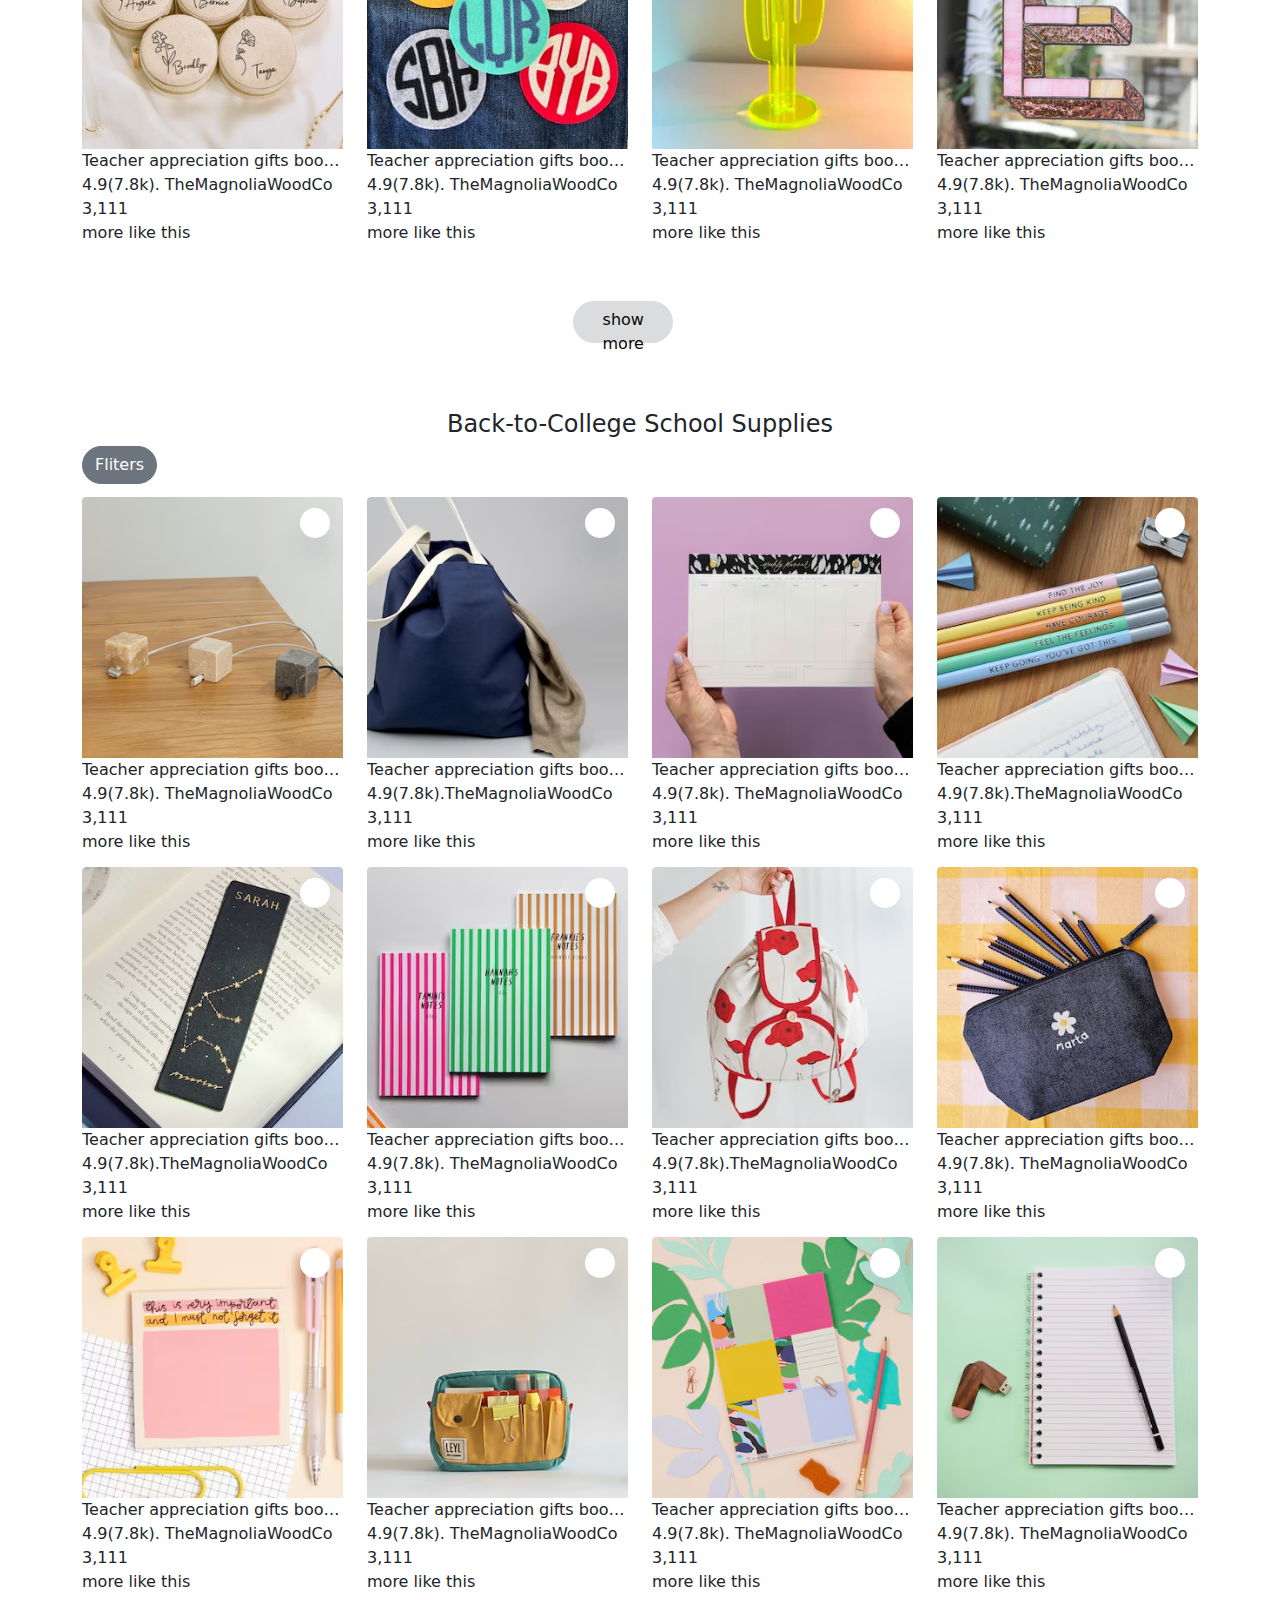
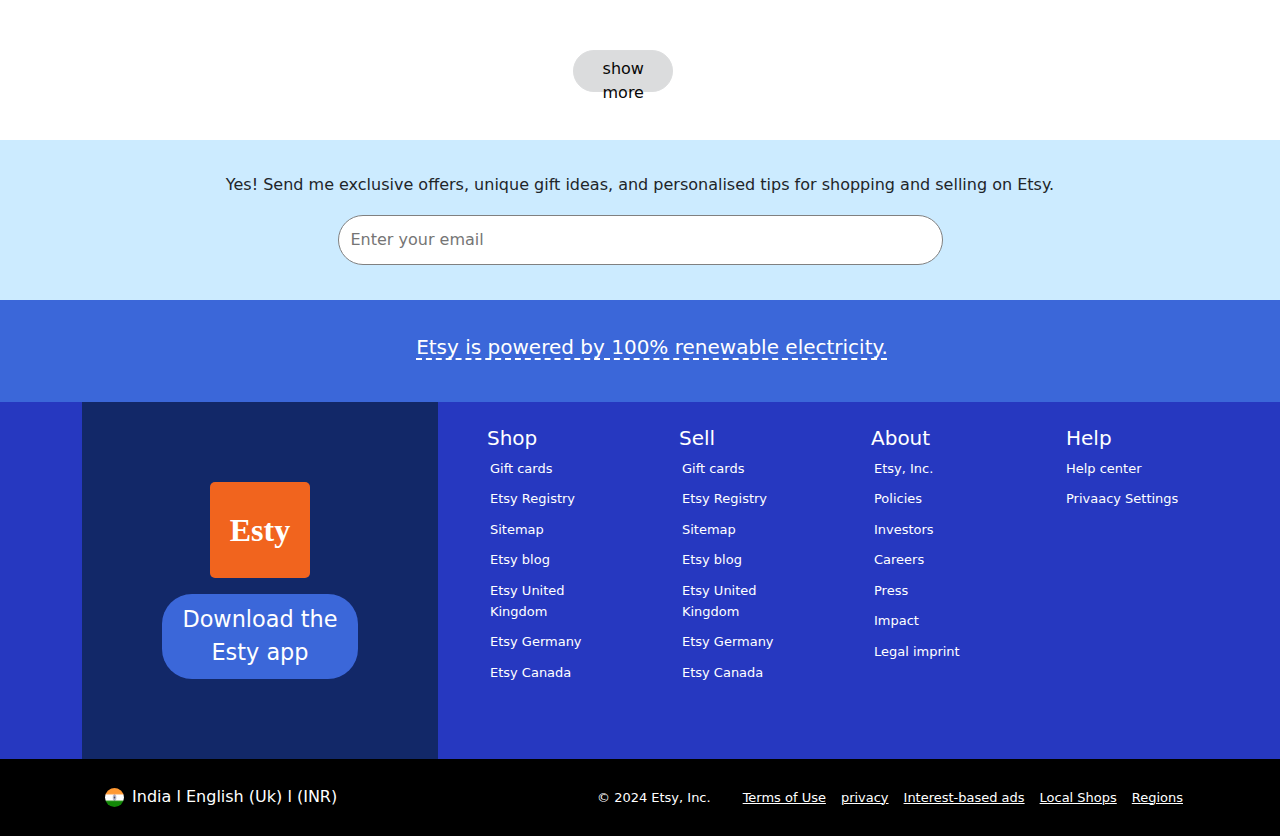
<file: html/Back-to-school.html>
<!DOCTYPE html>
<html lang="en">

<head>
    <meta charset="UTF-8">
    <meta name="viewport" content="width=device-width, initial-scale=1.0">
    <title>Back-to-school</title>
    <!-- Bootstrap cdn -->
    <link rel="stylesheet" href="../Assets/bootstrap-5/css/bootstrap.min.css">
    <!-- Fontawesome icons cdn -->
    <link rel="stylesheet" href="https://cdnjs.cloudflare.com/ajax/libs/font-awesome/6.5.2/css/all.min.css"
        integrity="sha512-SnH5WK+bZxgPHs44uWIX+LLJAJ9/2PkPKZ5QiAj6Ta86w+fsb2TkcmfRyVX3pBnMFcV7oQPJkl9QevSCWr3W6A=="
        crossorigin="anonymous" referrerpolicy="no-referrer" />
    <!-- style css -->
    <link rel="stylesheet" href="../css/Back-to-school.css">
</head>

<body>


    <!-- heder part start -->
    <header>
        <nav class="navbar navbar-expand-lg navbar-light bg-light">
            <div class="container ">
                <a class="navbar-brand fs-2 fw-normal" href="../index.html" style="color: #F1641E;">Esty</a>
                <button class="navbar-toggler" type="button" data-bs-toggle="collapse"
                    data-bs-target="#navbarSupportedContent" aria-controls="navbarSupportedContent"
                    aria-expanded="false" aria-label="Toggle navigation">
                    <span class="navbar-toggler-icon"></span>
                </button>
                <div class="collapse navbar-collapse " id="navbarSupportedContent">
                    <ul class="navbar-nav me-auto mb-2 mb-lg-0">
                        <li class="nav-item dropdown text-nowrap">
                            <a class="nav-link " href="#" id="navbarDropdown" role="button" data-bs-toggle="dropdown"
                                aria-expanded="false">
                                <i class="fa-solid fa-bars"></i> Categories
                                <script
                                    src="https://cdn.jsdelivr.net/npm/bootstrap@5.0.2/dist/js/bootstrap.bundle.min.js"
                                    integrity="sha384-MrcW6ZMFYlzcLA8Nl+NtUVF0sA7MsXsP1UyJoMp4YLEuNSfAP+JcXn/tWtIaxVXM"
                                    crossorigin="anonymous"></script>
                            </a>
                            <ul class="dropdown-menu  " aria-labelledby="navbarDropdown">
                                <li><a class="dropdown-item" href="#">Accessories</a></li>
                                <li><a class="dropdown-item" href="#">Art & collectibles</a></li>
                                <li>
                                </li>
                                <li><a class="dropdown-item" href="#">baby</a></li>
                                <li><a class="dropdown-item" href="#">bags & purses</a></li>
                                <li><a class="dropdown-item" href="#">bath & beauty</a></li>
                                <li><a class="dropdown-item" href="#">books,Films & music</a></li>
                                <li><a class="dropdown-item" href="#">clothing</a></li>
                                <li><a class="dropdown-item" href="#">Craft Supplies & Tools</a></li>
                                <li><a class="dropdown-item" href="#">Electronics & Accessories</a></li>
                                <li><a class="dropdown-item" href="#">Gifts</a></li>
                                <li><a class="dropdown-item" href="#">Home & Living</a></li>
                                <li><a class="dropdown-item" href="#">Jewellery</a></li>
                                <li><a class="dropdown-item" href="#">Paper & Party Supplies</a></li>
                                <li><a class="dropdown-item" href="#">Pet Supplies</a></li>
                                <li><a class="dropdown-item" href="#">Shoes</a></li>
                                <li><a class="dropdown-item" href="#">Toys & Games</a></li>
                                <li><a class="dropdown-item" href="#">Weddings</a></li>


                            </ul>
                        </li>

                    </ul>

                </div>
                <!-- search form -->
                <form class="d-flex nav-search-form w-100">
                    <div class="input-group input-group-lg  py-2 ">
                        <input type="text" class="form-control rounded-pill w-100 position-relative "
                            aria-label="Search" type="search" placeholder="Search"
                            aria-describedby="inputGroup-sizing-lg">
                        <span class="input-group-text rounded-pill position-absolute top-0 end-0 py-2 px-2 me-3"
                            id="inputGroup-sizing-lg" style="background-color: #F1641E; margin-top: 0.8rem;"><i
                                class="fa-solid fa-magnifying-glass text-white"></i></span>
                    </div>
                </form>
                <!-- search form -->
                <div class="nav-icons d-flex align-items-center">
                    <button class="btn btn-light rounded-pill text-nowrap">Sign in</button>
                </div>
                <div class="flag">
                    <div class="d-inline-block" tabindex="0" data-bs-toggle="popover" data-bs-trigger="hover focus"
                        data-bs-placement="bottom" data-bs-content="India">
                        <img src="../imge/icons imges/india-flag-icon.webp" alt="" class="img-fluid ">
                    </div>
                </div>
                <div class="flag px-3">
                    <div class="d-inline-block" tabindex="0" data-bs-toggle="popover" data-bs-trigger="hover focus"
                        data-bs-placement="bottom" data-bs-content="Favourite">
                        <i class="fa-regular fa-heart fs-5"></i>
                    </div>
                </div>
                <div class="flag px-2">
                    <div class="d-inline-block" tabindex="0" data-bs-toggle="popover" data-bs-trigger="hover focus"
                        data-bs-placement="bottom" data-bs-content="Gift mode">
                        <i class="fa-solid fa-gift ms-2 fs-4"></i>
                    </div>
                </div>
                <div class="flag px-2">
                    <div class="d-inline-block" tabindex="0" data-bs-toggle="popover" data-bs-trigger="hover focus"
                        data-bs-placement="bottom" data-bs-content="Basket">
                        <i class="fa-solid fa-bucket ms-3 fs-5"></i>
                    </div>

                </div>
        </nav>
        <!-- As a link -->
        <nav class="navbar navbar-expand-lg navbar-light bg-light border-bottom border-2 last-nvbar">
            <div class="container">
                <div class="m-auto">
                    <ul class="navbar-nav ">
                        <li class="nav-item">
                            <a class="nav-link btn1" aria-current="page" href="./gift-card.html"><i
                                    class="fa-solid fa-gift"></i> Gift
                                Mode</a>
                        </li>
                        <li class="nav-item">
                            <a class="nav-link btn1" aria-current="page" href="./Back-to-school.html">Father's Day
                                deals</a>
                        </li>
                        <li class="nav-item">
                            <a class="nav-link btn1" aria-current="page" href="./Home-Favourites.html">Home Favourite</a>
                        </li>
                        <li class="nav-item">
                            <a class="nav-link btn1" aria-current="page" href="./Fashion-Favourites.html">Fashion Finds</a>
                        </li>
                        <li class="nav-item">
                            <a class="nav-link btn1" aria-current="page" href="./Etsy-Registry.html">Registry</a>
                        </li>

                    </ul>
                </div>
            </div>
        </nav>
    </header>
    <!-- heder part end -->

    <section id="Welldecor-section">
        <div class="container-fluid py-3 position-relative" style="background-color:#F5FFB9;">
            <div class="row ">
                <div class="col-12">
                    <div class="text-center">
                        <h1>Back-to-school savings</h1>
                        <h5>We've got all the supplies you're searching for! From the classroom to the uni room, save on
                            A+ items for every student.</h5>
                        <h6>Pricing excludes tax and postage. Offer subject to change by sellers. See individual shops
                            for terms and up-to-date pricing.</h6>
                    </div>
                </div>
            </div>
            <div class="overlay position-absolute"
                style="background-color:#F5FFB9;bottom:-40%;height: 80px;width: 100%;left: 0;"></div>
        </div>
        <div class="container marketing">
            <!-- Three columns of text below the carousel -->
            <div class="row  mt-2">
                <div class="col-lg-2 mt-3 special-img-card shadow-none ">
                    <div class="card border-0 m-auto " style="background: none;">
                        <img src="../imge/product-imge/by-1.webp" alt="" class="rounded-pill m-auto img-fluid">
                        <div class="card-body m-hover-div" style="font-size: 12px;font-weight: 700;display:inline-block;">
                            Wall Decor <i class="fa-solid fa-arrow-right pt-1 ps-2 m-hover" style="font-size: 10px;"></i>
                        </div>
                    </div>
                </div>
                <div class="col-lg-2 mt-3 special-img-card shadow-none ">
                    <div class="card border-0 m-auto " style="background: none;">
                        <img src="../imge/product-imge/by-2.webp" alt="" class="rounded-pill m-auto img-fluid">
                        <div class="card-body m-hover-div" style="font-size: 12px;font-weight: 700;display:inline-block;">
                            Storage $ Organisation <i class="fa-solid fa-arrow-right pt-1 ps-2 m-hover" style="font-size: 10px;"></i>
                        </div>
                    </div>
                </div>
                <div class="col-lg-2 mt-3 special-img-card shadow-none ">
                    <div class="card border-0 m-auto " style="background: none;">
                        <img src="../imge/product-imge/by-3.webp" alt="" class="rounded-pill m-auto img-fluid">
                        <div class="card-body m-hover-div" style="font-size: 12px;font-weight: 700;display:inline-block;">
                            Up to 20% off Bedding <i class="fa-solid fa-arrow-right pt-1 ps-2 m-hover"style="font-size: 10px;"></i>
                        </div>
                    </div>
                </div>
                <div class="col-lg-2 mt-3 special-img-card shadow-none ">
                    <div class="card border-0 m-auto " style="background: none;">
                        <img src="../imge/product-imge/by-4.webp" alt="" class="rounded-pill m-auto img-fluid">
                        <div class="card-body m-hover-div" style="font-size: 12px;font-weight: 700;display:inline-block;">
                            personalised Drinkware <i class="fa-solid fa-arrow-right pt-1 ps-2 m-hover"
                                style="font-size: 10px;"></i>
                        </div>
                    </div>
                </div>
                <div class="col-lg-2 mt-3 special-img-card shadow-none ">
                    <div class="card border-0 m-auto " style="background: none;">
                        <img src="../imge/product-imge/by-5.webp" alt="" class="rounded-pill m-auto img-fluid">
                        <div class="card-body m-hover-div" style="font-size: 12px;font-weight: 700;display:inline-block;">
                            Uni Room Decor <i class="fa-solid fa-arrow-right pt-1 ps-2 m-hover" style="font-size: 10px;"></i>
                        </div>
                    </div>
                </div>
                <div class="col-lg-2 mt-3 special-img-card shadow-none ">
                    <div class="card border-0 m-auto " style="background: none;">
                        <img src="../imge/product-imge/by-6.webp" alt="" class="rounded-pill m-auto img-fluid">
                        <div class="card-body m-hover-div" style="font-size: 12px;font-weight: 700;display:inline-block;">
                            Up to 20% off Uni room Furnishing <i class="fa-solid fa-arrow-right pt-1 ps-2 m-hover"
                                style="font-size: 10px;"></i>
                        </div>
                    </div>
                </div>
            </div>
        </div>
        <div class="container marketing">
            <div class="row  mt-2">
                <div class="col-lg-2 mt-3 special-img-card shadow-none ">
                    <div class="card border-0 m-auto " style="background: none;">
                        <img src="../imge/product-imge/by-7.webp" alt="" class="rounded-pill m-auto img-fluid">
                        <div class="card-body m-hover-div" style="font-size: 12px;font-weight: 700;display:inline-block;">
                            personalised kids T-shirts <i class="fa-solid fa-arrow-right pt-1 ps-2 m-hover"
                                style="font-size: 10px;"></i>
                        </div>
                    </div>
                </div>
                <div class="col-lg-2 mt-3 special-img-card shadow-none ">
                    <div class="card border-0 m-auto " style="background: none;">
                        <img src="../imge/product-imge/by-8.webp" alt="" class="rounded-pill m-auto img-fluid">
                        <div class="card-body m-hover-div" style="font-size: 12px;font-weight: 700;display:inline-block;">
                            personalised kids Sweatshirts <i class="fa-solid fa-arrow-right pt-1 ps-2 m-hover"
                                style="font-size: 10px;"></i>
                        </div>
                    </div>
                </div>
                <div class="col-lg-2 mt-3 special-img-card shadow-none ">
                    <div class="card border-0 m-auto " style="background: none;">
                        <img src="../imge/product-imge/by-9.avif" alt="" class="rounded-pill m-auto img-fluid">
                        <div class="card-body m-hover-div" style="font-size: 12px;font-weight: 700;display:inline-block;">
                            personalised Backpacks <i class="fa-solid fa-arrow-right pt-1 ps-2 m-hover"
                                style="font-size: 10px;"></i>
                        </div>
                    </div>
                </div>
                <div class="col-lg-2 mt-3 special-img-card shadow-none ">
                    <div class="card border-0 m-auto " style="background: none;">
                        <img src="../imge/product-imge/by-10.avif" alt="" class="rounded-pill m-auto img-fluid">
                        <div class="card-body m-hover-div" style="font-size: 12px;font-weight: 700;display:inline-block;">
                            personalised TOys $ Games <i class="fa-solid fa-arrow-right pt-1 ps-2 m-hover"
                                style="font-size: 10px;"></i>
                        </div>
                    </div>
                </div>
                <div class="col-lg-2 mt-3 special-img-card shadow-none ">
                    <div class="card border-0 m-auto " style="background: none;">
                        <img src="../imge/product-imge/by-11.webp" alt="" class="rounded-pill m-auto img-fluid">
                        <div class="card-body m-hover-div" style="font-size: 12px;font-weight: 700;display:inline-block;">
                            personalised Signs <i class="fa-solid fa-arrow-right pt-1 ps-2 m-hover"
                                style="font-size: 10px;"></i>
                        </div>
                    </div>
                </div>
                <div class="col-lg-2 mt-3 special-img-card shadow-none ">
                    <div class="card border-0 m-auto " style="background: none;">
                        <img src="../imge/product-imge/by-13.webp" alt="" class="rounded-pill m-auto img-fluid">
                        <div class="card-body m-hover-div" style="font-size: 12px;font-weight: 700;display:inline-block;">
                            personalised Stickers $ Lables<i class="fa-solid fa-arrow-right pt-1 ps-2 m-hover"
                                style="font-size: 10px;"></i>
                        </div>
                    </div>
                </div>
            </div>
        </div>
        </div>
    </section>


    <section id="searching-section">
        <div class="container">
            <div class="row">
                <div class="col">
                    <h4 style="text-align: center; padding-top:6% ;">Teacher Appreciation Gifts</h4>
                    <a class="btn btn-secondary rounded-pill" data-bs-toggle="offcanvas" href="#offcanvasExample"
                        role="button" aria-controls="offcanvasExample">
                        <i class="fa-solid fa-chart-bar"></i> Fliters
                    </a>
                </div>

            </div>
        </div>
    </section>
    <div class="offcanvas offcanvas-start" tabindex="-1" id="offcanvasExample" aria-labelledby="offcanvasExampleLabel">
        <div class="offcanvas-header">
            <h5 class="offcanvas-title" id="offcanvasExampleLabel"></h5>
            <button type="button" class="btn-close text-reset" data-bs-dismiss="offcanvas" aria-label="Close"></button>
        </div>
        <div class="offcanvas-body">
            <div>
                <form>
                    <fieldset class="aska">
                        <legend class="font">
                            <h6>Special offers</h6>
                        </legend>
                        <div class="form-control border-0">
                            <input type="checkbox">
                            <label for="">Free delivery</label>
                        </div>
                        <div class="form-control border-0">
                            <input type="checkbox">
                            <label for="">On sale</label>
                        </div>
                        <legend class="font">
                            <h6>Item type</h6>
                        </legend>
                        <div class="form-control border-0">
                            <input type="radio">
                            <label for="">All items</label>
                        </div>
                        <div class="form-control border-0">
                            <input type="radio">
                            <label for="">Vintage</label>
                        </div>
                        <legend class="font">
                            <h6>Price ($)</h6>
                        </legend>
                        <div class="form-control border-0">
                            <input type="radio">
                            <label for="">Any price</label>
                        </div>
                        <div class="form-control border-0">
                            <input type="radio">
                            <label for="">Under US$ 25</label>
                        </div>
                        <div class="form-control border-0">
                            <input type="radio">
                            <label for="">US$ 25 to US$ 50</label>
                        </div>
                        <div class="form-control border-0">
                            <input type="radio">
                            <label for="">US$ 50 TO US$ 100</label>
                        </div>
                        <div class="form-control border-0">
                            <input type="radio" >
                            <label for="">Over US$ 100</label>
                        </div>
                        <div class="form-control border-0">
                            <input type="radio">
                            <label for="">Custom</label>
                            <div class="border-0 gap-2 px-3 py-3"
                                style="display: flex;flex-direction: row;align-items: center;">
                                <div class="">
                                    <input type="text" placeholder="Low" class="form-control">
                                </div>
                                <div class="">
                                    <label for="">to</label>
                                </div>
                                <div class="">
                                    <input type="text" placeholder="High" class="form-control">
                                </div>
                            </div>
                        </div>
                        <legend class="font">
                            <h6>Ordering options</h6>
                        </legend>
                        <div class="form-control border-0">
                            <input type="checkbox">
                            <label for="">Accepts Etsy gift cards</label>
                        </div>
                        <div class="form-control border-0">
                            <input type="checkbox">
                            <label for="">Can be gift-wrapped</label>
                        </div>
                    </fieldset>
                </form>
            </div>

        </div>
    </div>


    <section id="Highlights-section">
        <div class="container">
            <div class="row">
                <div class="col-lg-3 col-md-12 col-12 mt-lg-0 mt-5">
                    <div class="card border-0" style="margin-top: 5%;">
                        <img src="../imge/product-imge/pink-1.webp" class="card-img-top" alt="...">
                        <i class="fa-regular fa-heart"></i>
                        <i class="fa-solid fa-camera mt-1"></i>
                        <i class="fa-solid fa-ellipsis mt-1"></i>
                        <div class="card-body p-0 border-0" style="overflow: hidden;">
                            <p style="text-overflow: ellipsis; text-wrap: nowrap;overflow: hidden;">Teacher appreciation
                                gifts bookmark wire bookmark apple teacher name custom bookmark gift, unique metal
                                bookmark wire personalised bookmarkEtsy’s Pick
                                Teacher appreciation gifts bookmark wire bo..</p>
                            <p>4.9<i class="fa-solid fa-star"></i><span class="">(1.7k). <i
                                        class="fa-solid fa-certificate" style="color: #a722fa;position: relative;"><i
                                            class="fa-solid fa-star"
                                            style="color: white;position: absolute;top: 50%;left: 50%;font-size: 7px;transform: translate(-50%,-50%);"></i></i>
                                    VienciArt Decor</span></p>
                            <p class="mb-0"> <i class="fa-solid fa-indian-rupee-sign"></i> 1,325</p>
                            <p>more like this<i class="fa-solid fa-arrow-right"></i></p>
                        </div>
                    </div>
                </div>
                <div class="col-lg-3 col-md-12 col-12 mt-lg-0 mt-5">
                    <div class="card border-0" style="margin-top: 5%;">
                        <img src="../imge/product-imge/pink-2.avif" class="card-img-top" alt="...">
                        <i class="fa-regular fa-heart"></i>
                        <i class="fa-solid fa-camera mt-1"></i>
                        <i class="fa-solid fa-ellipsis mt-1"></i>
                        <div class="card-body p-0 border-0" style="overflow: hidden;">
                            <p style="text-overflow: ellipsis; text-wrap: nowrap;overflow: hidden;">SHIPS in fast!teacher gift,3D name sign clas...</p>
                            <p>4.9<i class="fa-solid fa-star"></i><span class="">(7.8k). <i
                                        class="fa-solid fa-certificate" style="color: #a722fa;position: relative;"><i
                                            class="fa-solid fa-star"
                                            style="color: white;position: absolute;top: 50%;left: 50%;font-size: 7px;transform: translate(-50%,-50%);"></i></i>
                                    TheMagnoliaWoodCo</span></p>
                            <p><i class="fa-solid fa-indian-rupee-sign"></i> 3,109</p>
                            <p>more like this<i class="fa-solid fa-arrow-right"></i></p>
                        </div>
                    </div>
                </div>
                <div class="col-lg-3 col-md-12 col-12 mt-lg-0 mt-5">
                    <div class="card border-0" style="margin-top: 5%;">
                        <img src="../imge/product-imge/pink-3.webp" class="card-img-top" alt="...">
                        <i class="fa-regular fa-heart"></i>
                        <i class="fa-solid fa-camera mt-1"></i>
                        <i class="fa-solid fa-ellipsis mt-1"></i>
                        <div class="card-body p-0 border-0" style="overflow: hidden;">
                            <p style="text-overflow: ellipsis; text-wrap: nowrap;overflow: hidden;">Tacher Gift, Tacher Pencil Name Sign, Cust...</p>
                            <p>4.9<i class="fa-solid fa-star"></i><span class="">(254). <i
                                        class="fa-solid fa-certificate" style="color: #a722fa;position: relative;"><i
                                            class="fa-solid fa-star"
                                            style="color: white;position: absolute;top: 50%;left: 50%;font-size: 7px;transform: translate(-50%,-50%);"></i></i>
                                    HHHandcrafteddesigns</span></p>
                            <p><i class="fa-solid fa-indian-rupee-sign"></i> 2,419</p>
                            <p>more like this<i class="fa-solid fa-arrow-right"></i></p>
                        </div>
                    </div>
                </div>
                <div class="col-lg-3 col-md-12 col-12 mt-lg-0 mt-5">
                    <div class="card border-0" style="margin-top: 5%;">
                        <img src="../imge/product-imge/pink-4.avif" class="card-img-top" alt="...">
                        <i class="fa-regular fa-heart"></i>
                        <i class="fa-solid fa-camera mt-1"></i>
                        <i class="fa-solid fa-ellipsis mt-1"></i>
                        <div class="card-body p-0 border-0" style="overflow: hidden;">
                            <p style="text-overflow: ellipsis; text-wrap: nowrap;overflow: hidden;">Notbook Paper And Apple Earrings,Back to...</p>
                            <p>5.0<i class="fa-solid fa-star"></i><span class="">(1k). <i
                                        class="fa-solid fa-certificate" style="color: #a722fa;position: relative;"><i
                                            class="fa-solid fa-star"
                                            style="color: white;position: absolute;top: 50%;left: 50%;font-size: 7px;transform: translate(-50%,-50%);"></i></i>
                                    Wandering Calicoclay</span></p>
                            <p><i class="fa-solid fa-indian-rupee-sign"></i> 2,073</p>
                            <p>more like this<i class="fa-solid fa-arrow-right"></i></p>
                        </div>
                    </div>
                </div>
                <div class="col-lg-3 col-md-12 col-12 mt-lg-0 mt-5">
                    <div class="card border-0" style="margin-top: 5%;">
                        <img src="../imge/product-imge/pink-5.avif" class="card-img-top" alt="...">
                        <i class="fa-regular fa-heart"></i>
                        <i class="fa-solid fa-camera mt-1"></i>
                        <i class="fa-solid fa-ellipsis mt-1"></i>
                        <div class="card-body p-0 border-0" style="overflow: hidden;">
                            <p style="text-overflow: ellipsis; text-wrap: nowrap;overflow: hidden;">Teacher Appreciation Gift, Origami pen holder...</p>
                            <p>5.0<i class="fa-solid fa-star"></i><span class="">(2.95k). <i
                                        class="fa-solid fa-certificate" style="color: #a722fa;position: relative;"><i
                                            class="fa-solid fa-star"
                                            style="color: white;position: absolute;top: 50%;left: 50%;font-size: 7px;transform: translate(-50%,-50%);"></i></i>
                                    LuckystarsorigamiAU</span></p>
                            <p><i class="fa-solid fa-indian-rupee-sign"></i>1,773 (20% off)</p>
                            <p>more like this<i class="fa-solid fa-arrow-right"></i></p>
                        </div>
                    </div>
                </div>
                <div class="col-lg-3 col-md-12 col-12 mt-lg-0 mt-5">
                    <div class="card border-0" style="margin-top: 5%;">
                        <img src="../imge/product-imge/pink-6.avif" class="card-img-top" alt="...">
                        <i class="fa-regular fa-heart"></i>
                        <i class="fa-solid fa-camera mt-1"></i>
                        <i class="fa-solid fa-ellipsis mt-1"></i>
                        <div class="card-body p-0 border-0" style="overflow: hidden;">
                            <p style="text-overflow: ellipsis; text-wrap: nowrap;overflow: hidden;">TEACHER EMBROIDERED SWEATSHIRT Embro..</p>
                            <p>4.9<i class="fa-solid fa-star"></i>(534k).Therachco</p>
                            <p><i class="fa-solid fa-indian-rupee-sign"></i> 3,889</p>
                            <p>more like this<i class="fa-solid fa-arrow-right"></i></p>
                        </div>
                    </div>
                </div>
                <div class="col-lg-3 col-md-12 col-12 mt-lg-0 mt-5">
                    <div class="card border-0" style="margin-top: 5%;">
                        <img src="../imge/product-imge/pink-7.webp" class="card-img-top" alt="...">
                        <i class="fa-regular fa-heart"></i>
                        <i class="fa-solid fa-camera mt-1"></i>
                        <i class="fa-solid fa-ellipsis mt-1"></i>
                        <div class="card-body p-0 border-0" style="overflow: hidden;">
                            <p style="text-overflow: ellipsis; text-wrap: nowrap;overflow: hidden;">Teacher Stamp Set,Custom Teacher Stamp,W..</p>
                            <p>5.0<i class="fa-solid fa-star"></i><span class="">(93). <i
                                        class="fa-solid fa-certificate" style="color: #a722fa;position: relative;"><i
                                            class="fa-solid fa-star"
                                            style="color: white;position: absolute;top: 50%;left: 50%;font-size: 7px;transform: translate(-50%,-50%);"></i></i>
                                            MoaStamps</span></p>
                            <p><i class="fa-solid fa-indian-rupee-sign"></i> 1,167</p>
                            <p>more like this<i class="fa-solid fa-arrow-right"></i></p>
                        </div>
                    </div>
                </div>
                <div class="col-lg-3 col-md-12 col-12 mt-lg-0 mt-5">
                    <div class="card border-0" style="margin-top: 5%;">
                        <img src="../imge/product-imge/pink-8.webp" class="card-img-top" alt="...">
                        <i class="fa-regular fa-heart"></i>
                        <i class="fa-solid fa-camera mt-1"></i>
                        <i class="fa-solid fa-ellipsis mt-1"></i>
                        <div class="card-body p-0 border-0" style="overflow: hidden;">
                            <p style="text-overflow: ellipsis; text-wrap: nowrap;overflow: hidden;">Personalized Teacher Gift - Kids Gift Bag - Tea..</p>
                            <p>4.9<i class="fa-solid fa-star"></i>(2.6k). EVNTmini</p>
                            <p><i class="fa-solid fa-indian-rupee-sign"></i> 302</p>
                            <p>more like this<i class="fa-solid fa-arrow-right"></i></p>
                        </div>
                    </div>
                </div>
                <div class="col-lg-3 col-md-12 col-12 mt-lg-0 mt-5">
                    <div class="card border-0" style="margin-top: 5%;">
                        <img src="../imge/product-imge/pink-9.avif" class="card-img-top" alt="...">
                        <i class="fa-regular fa-heart"></i>
                        <i class="fa-solid fa-camera mt-1"></i>
                        <i class="fa-solid fa-ellipsis mt-1"></i>
                        <div class="card-body p-0 border-0" style="overflow: hidden;">
                            <p style="text-overflow: ellipsis; text-wrap: nowrap;overflow: hidden;">Teacher appreciation
                                gifts bookmark wire bookmark apple teacher name custom bookmark gift, unique metal
                                bookmark wire personalised bookmarkEtsy’s Pick
                                Teacher appreciation gifts bookmark wire book</p>
                            <p>4.9<i class="fa-solid fa-star"></i>(7.8k).TheMagnoliaWoodCo</p>
                            <p><i class="fa-solid fa-indian-rupee-sign"></i> 3,111</p>
                            <p>more like this<i class="fa-solid fa-arrow-right"></i></p>
                        </div>
                    </div>
                </div>
                <div class="col-lg-3 col-md-12 col-12 mt-lg-0 mt-5">
                    <div class="card border-0" style="margin-top: 5%;">
                        <img src="../imge/product-imge/pink-10.avif" class="card-img-top" alt="...">
                        <i class="fa-regular fa-heart"></i>
                        <i class="fa-solid fa-camera mt-1"></i>
                        <i class="fa-solid fa-ellipsis mt-1"></i>
                        <div class="card-body p-0 border-0" style="overflow: hidden;">
                            <p style="text-overflow: ellipsis; text-wrap: nowrap;overflow: hidden;">Teacher appreciation
                                gifts bookmark wire bookmark apple teacher name custom bookmark gift, unique metal
                                bookmark wire personalised bookmarkEtsy’s Pick
                                Teacher appreciation gifts bookmark wire book</p>
                            <p>4.9<i class="fa-solid fa-star"></i><span class="">(7.8k). <i
                                        class="fa-solid fa-certificate" style="color: #a722fa;position: relative;"><i
                                            class="fa-solid fa-star"
                                            style="color: white;position: absolute;top: 50%;left: 50%;font-size: 7px;transform: translate(-50%,-50%);"></i></i>
                                    TheMagnoliaWoodCo</span></p>
                            <p><i class="fa-solid fa-indian-rupee-sign"></i> 3,111</p>
                            <p>more like this<i class="fa-solid fa-arrow-right"></i></p>
                        </div>
                    </div>
                </div>
                <div class="col-lg-3 col-md-12 col-12 mt-lg-0 mt-5">
                    <div class="card border-0" style="margin-top: 5%;">
                        <img src="../imge/product-imge/pink-11.avif" class="card-img-top" alt="...">
                        <i class="fa-regular fa-heart"></i>
                        <i class="fa-solid fa-camera mt-1"></i>
                        <i class="fa-solid fa-ellipsis mt-1"></i>
                        <div class="card-body p-0 border-0" style="overflow: hidden;">
                            <p style="text-overflow: ellipsis; text-wrap: nowrap;overflow: hidden;">Teacher appreciation
                                gifts bookmark wire bookmark apple teacher name custom bookmark gift, unique metal
                                bookmark wire personalised bookmarkEtsy’s Pick
                                Teacher appreciation gifts bookmark wire book</p>
                            <p>4.9<i class="fa-solid fa-star"></i>(7.8k).TheMagnoliaWoodCo</p>
                            <p><i class="fa-solid fa-indian-rupee-sign"></i> 3,111</p>
                            <p>more like this<i class="fa-solid fa-arrow-right"></i></p>
                        </div>
                    </div>
                </div>
                <div class="col-lg-3 col-md-12 col-12 mt-lg-0 mt-5">
                    <div class="card border-0" style="margin-top: 5%;">
                        <img src="../imge/product-imge/pink-12.avif" class="card-img-top" alt="...">
                        <i class="fa-regular fa-heart"></i>
                        <i class="fa-solid fa-camera mt-1"></i>
                        <i class="fa-solid fa-ellipsis mt-1"></i>
                        <div class="card-body p-0 border-0" style="overflow: hidden;">
                            <p style="text-overflow: ellipsis; text-wrap: nowrap;overflow: hidden;">Teacher appreciation
                                gifts bookmark wire bookmark apple teacher name custom bookmark gift, unique metal
                                bookmark wire personalised bookmarkEtsy’s Pick
                                Teacher appreciation gifts bookmark wire book</p>
                            <p>4.9<i class="fa-solid fa-star"></i>(7.8k).TheMagnoliaWoodCo</p>
                            <p><i class="fa-solid fa-indian-rupee-sign"></i> 3,111</p>
                            <p>more like this<i class="fa-solid fa-arrow-right"></i></p>
                        </div>
                    </div>
                </div>
            </div>
            <a class="btn btn-primary" href="#" role="button">show more</a>
        </div>
    </section>


    <section id="College-section">
        <div class="container">
            <div class="row">
                <div class="col">
                    <h4 style="text-align: center; padding-top:6% ;">Back-to-College Gifts from Small Shops</h4>
                    <a class="btn btn-secondary rounded-pill" data-bs-toggle="offcanvas" href="#offcanvasExample"
                        role="button" aria-controls="offcanvasExample">
                        <i class="fa-solid fa-chart-bar"></i> Fliters
                    </a>
                </div>

            </div>
        </div>
    </section>

    <section id="Shops-section">
        <div class="container">
            <div class="row">
                <div class="col-lg-3 col-md-12 col-12 mt-lg-0 mt-5">
                    <div class="card border-0" style="margin-top: 5%;">
                        <img src="../imge/product-imge/pt-1.webp" class="card-img-top" alt="...">
                        <i class="fa-regular fa-heart"></i>
                        <i class="fa-solid fa-camera mt-1"></i>
                        <i class="fa-solid fa-ellipsis mt-1"></i>
                        <div class="card-body p-0 border-0" style="overflow: hidden;">
                            <p style="text-overflow: ellipsis; text-wrap: nowrap;overflow: hidden;">Teacher appreciation
                                gifts bookmark wire bookmark apple teacher name custom bookmark gift, unique metal
                                bookmark wire personalised bookmarkEtsy’s Pick
                                Teacher appreciation gifts bookmark wire book</p>
                            <p>4.9<i class="fa-solid fa-star"></i><span class="">(7.8k). <i
                                        class="fa-solid fa-certificate" style="color: #a722fa;position: relative;"><i
                                            class="fa-solid fa-star"
                                            style="color: white;position: absolute;top: 50%;left: 50%;font-size: 7px;transform: translate(-50%,-50%);"></i></i>
                                    TheMagnoliaWoodCo</span></p>
                            <p class="mb-0"> <i class="fa-solid fa-indian-rupee-sign"></i> 3,111</p>
                            <p>more like this<i class="fa-solid fa-arrow-right"></i></p>
                        </div>
                    </div>
                </div>
                <div class="col-lg-3 col-md-12 col-12 mt-lg-0 mt-5">
                    <div class="card border-0" style="margin-top: 5%;">
                        <img src="../imge/product-imge/pt-2.webp" class="card-img-top" alt="...">
                        <i class="fa-regular fa-heart"></i>
                        <i class="fa-solid fa-camera mt-1"></i>
                        <i class="fa-solid fa-ellipsis mt-1"></i>
                        <div class="card-body p-0 border-0" style="overflow: hidden;">
                            <p style="text-overflow: ellipsis; text-wrap: nowrap;overflow: hidden;">Teacher appreciation
                                gifts bookmark wire bookmark apple teacher name custom bookmark gift, unique metal
                                bookmark wire personalised bookmarkEtsy’s Pick
                                Teacher appreciation gifts bookmark wire book</p>
                            <p>4.9<i class="fa-solid fa-star"></i>(7.8k).TheMagnoliaWoodCo</p>
                            <p class="mb-0"> <i class="fa-solid fa-indian-rupee-sign"></i> 3,111</p>
                            <p>more like this<i class="fa-solid fa-arrow-right"></i></p>
                        </div>
                    </div>
                </div>
                <div class="col-lg-3 col-md-12 col-12 mt-lg-0 mt-5">
                    <div class="card border-0" style="margin-top: 5%;">
                        <img src="../imge/product-imge/pt-3.webp" class="card-img-top" alt="...">
                        <i class="fa-regular fa-heart"></i>
                        <i class="fa-solid fa-camera mt-1"></i>
                        <i class="fa-solid fa-ellipsis mt-1"></i>
                        <div class="card-body p-0 border-0" style="overflow: hidden;">
                            <p style="text-overflow: ellipsis; text-wrap: nowrap;overflow: hidden;">Teacher appreciation
                                gifts bookmark wire bookmark apple teacher name custom bookmark gift, unique metal
                                bookmark wire personalised bookmarkEtsy’s Pick
                                Teacher appreciation gifts bookmark wire book</p>
                            <p>4.9<i class="fa-solid fa-star"></i><span class="">(7.8k). <i
                                        class="fa-solid fa-certificate" style="color: #a722fa;position: relative;"><i
                                            class="fa-solid fa-star"
                                            style="color: white;position: absolute;top: 50%;left: 50%;font-size: 7px;transform: translate(-50%,-50%);"></i></i>
                                    TheMagnoliaWoodCo</span></p>
                            <p class="mb-0"> <i class="fa-solid fa-indian-rupee-sign"></i> 3,111</p>
                            <p>more like this<i class="fa-solid fa-arrow-right"></i></p>
                        </div>
                    </div>
                </div>
                <div class="col-lg-3 col-md-12 col-12 mt-lg-0 mt-5">
                    <div class="card border-0" style="margin-top: 5%;">
                        <img src="../imge/product-imge/pt-4.webp" class="card-img-top" alt="...">
                        <i class="fa-regular fa-heart"></i>
                        <i class="fa-solid fa-camera mt-1"></i>
                        <i class="fa-solid fa-ellipsis mt-1"></i>
                        <div class="card-body p-0 border-0" style="overflow: hidden;">
                            <p style="text-overflow: ellipsis; text-wrap: nowrap;overflow: hidden;">Teacher appreciation
                                gifts bookmark wire bookmark apple teacher name custom bookmark gift, unique metal
                                bookmark wire personalised bookmarkEtsy’s Pick
                                Teacher appreciation gifts bookmark wire book</p>
                            <p>4.9<i class="fa-solid fa-star"></i>(7.8k).TheMagnoliaWoodCo</p>
                            <p class="mb-0"> <i class="fa-solid fa-indian-rupee-sign"></i> 3,111</p>
                            <p>more like this<i class="fa-solid fa-arrow-right"></i></p>
                        </div>
                    </div>
                </div>
                <div class="col-lg-3 col-md-12 col-12 mt-lg-0 mt-5">
                    <div class="card border-0" style="margin-top: 5%;">
                        <img src="../imge/product-imge/pt-5.webp" class="card-img-top" alt="...">
                        <i class="fa-regular fa-heart"></i>
                        <i class="fa-solid fa-camera mt-1"></i>
                        <i class="fa-solid fa-ellipsis mt-1"></i>
                        <div class="card-body p-0 border-0" style="overflow: hidden;">
                            <p style="text-overflow: ellipsis; text-wrap: nowrap;overflow: hidden;">Teacher appreciation
                                gifts bookmark wire bookmark apple teacher name custom bookmark gift, unique metal
                                bookmark wire personalised bookmarkEtsy’s Pick
                                Teacher appreciation gifts bookmark wire book</p>
                            <p>4.9<i class="fa-solid fa-star"></i>(7.8k).TheMagnoliaWoodCo</p>
                            <p class="mb-0"> <i class="fa-solid fa-indian-rupee-sign"></i> 3,111</p>
                            <p>more like this<i class="fa-solid fa-arrow-right"></i></p>
                        </div>
                    </div>
                </div>
                <div class="col-lg-3 col-md-12 col-12 mt-lg-0 mt-5">
                    <div class="card border-0" style="margin-top: 5%;">
                        <img src="../imge/product-imge/pt-6.webp" class="card-img-top" alt="...">
                        <i class="fa-regular fa-heart"></i>
                        <i class="fa-solid fa-camera mt-1"></i>
                        <i class="fa-solid fa-ellipsis mt-1"></i>
                        <div class="card-body p-0 border-0" style="overflow: hidden;">
                            <p style="text-overflow: ellipsis; text-wrap: nowrap;overflow: hidden;">Teacher appreciation
                                gifts bookmark wire bookmark apple teacher name custom bookmark gift, unique metal
                                bookmark wire personalised bookmarkEtsy’s Pick
                                Teacher appreciation gifts bookmark wire book</p>
                            <p>4.9<i class="fa-solid fa-star"></i><span class="">(7.8k). <i
                                        class="fa-solid fa-certificate" style="color: #a722fa;position: relative;"><i
                                            class="fa-solid fa-star"
                                            style="color: white;position: absolute;top: 50%;left: 50%;font-size: 7px;transform: translate(-50%,-50%);"></i></i>
                                    TheMagnoliaWoodCo</span></p>
                            <p class="mb-0"> <i class="fa-solid fa-indian-rupee-sign"></i> 3,111</p>
                            <p>more like this<i class="fa-solid fa-arrow-right"></i></p>
                        </div>
                    </div>
                </div>
                <div class="col-lg-3 col-md-12 col-12 mt-lg-0 mt-5">
                    <div class="card border-0" style="margin-top: 5%;">
                        <img src="../imge/product-imge/pt-7.webp" class="card-img-top" alt="...">
                        <i class="fa-regular fa-heart"></i>
                        <i class="fa-solid fa-camera mt-1"></i>
                        <i class="fa-solid fa-ellipsis mt-1"></i>
                        <div class="card-body p-0 border-0" style="overflow: hidden;">
                            <p style="text-overflow: ellipsis; text-wrap: nowrap;overflow: hidden;">Teacher appreciation
                                gifts bookmark wire bookmark apple teacher name custom bookmark gift, unique metal
                                bookmark wire personalised bookmarkEtsy’s Pick
                                Teacher appreciation gifts bookmark wire book</p>
                            <p>4.9<i class="fa-solid fa-star"></i>(7.8k).TheMagnoliaWoodCo</p>
                            <p class="mb-0"> <i class="fa-solid fa-indian-rupee-sign"></i> 3,111</p>
                            <p>more like this<i class="fa-solid fa-arrow-right"></i></p>
                        </div>
                    </div>
                </div>
                <div class="col-lg-3 col-md-12 col-12 mt-lg-0 mt-5">
                    <div class="card border-0" style="margin-top: 5%;">
                        <img src="../imge/product-imge/pt-8.webp" class="card-img-top" alt="...">
                        <i class="fa-regular fa-heart"></i>
                        <i class="fa-solid fa-camera mt-1"></i>
                        <i class="fa-solid fa-ellipsis mt-1"></i>
                        <div class="card-body p-0 border-0" style="overflow: hidden;">
                            <p style="text-overflow: ellipsis; text-wrap: nowrap;overflow: hidden;">Teacher appreciation
                                gifts bookmark wire bookmark apple teacher name custom bookmark gift, unique metal
                                bookmark wire personalised bookmarkEtsy’s Pick
                                Teacher appreciation gifts bookmark wire book</p>
                            <p>4.9<i class="fa-solid fa-star"></i><span class="">(7.8k). <i
                                        class="fa-solid fa-certificate" style="color: #a722fa;position: relative;"><i
                                            class="fa-solid fa-star"
                                            style="color: white;position: absolute;top: 50%;left: 50%;font-size: 7px;transform: translate(-50%,-50%);"></i></i>
                                    TheMagnoliaWoodCo</span></p>
                            <p class="mb-0"> <i class="fa-solid fa-indian-rupee-sign"></i> 3,111</p>
                            <p>more like this<i class="fa-solid fa-arrow-right"></i></p>
                        </div>
                    </div>
                </div>
                <div class="col-lg-3 col-md-12 col-12 mt-lg-0 mt-5">
                    <div class="card border-0" style="margin-top: 5%;">
                        <img src="../imge/product-imge/pt-9.webp" class="card-img-top" alt="...">
                        <i class="fa-regular fa-heart"></i>
                        <i class="fa-solid fa-camera mt-1"></i>
                        <i class="fa-solid fa-ellipsis mt-1"></i>
                        <div class="card-body p-0 border-0" style="overflow: hidden;">
                            <p style="text-overflow: ellipsis; text-wrap: nowrap;overflow: hidden;">Teacher appreciation
                                gifts bookmark wire bookmark apple teacher name custom bookmark gift, unique metal
                                bookmark wire personalised bookmarkEtsy’s Pick
                                Teacher appreciation gifts bookmark wire book</p>
                            <p>4.9<i class="fa-solid fa-star"></i><span class="">(7.8k). <i
                                        class="fa-solid fa-certificate" style="color: #a722fa;position: relative;"><i
                                            class="fa-solid fa-star"
                                            style="color: white;position: absolute;top: 50%;left: 50%;font-size: 7px;transform: translate(-50%,-50%);"></i></i>
                                    TheMagnoliaWoodCo</span></p>
                            <p class="mb-0"> <i class="fa-solid fa-indian-rupee-sign"></i> 3,111</p>
                            <p>more like this<i class="fa-solid fa-arrow-right"></i></p>
                        </div>
                    </div>
                </div>
                <div class="col-lg-3 col-md-12 col-12 mt-lg-0 mt-5">
                    <div class="card border-0" style="margin-top: 5%;">
                        <img src="../imge/product-imge/pt-10.webp" class="card-img-top" alt="...">
                        <i class="fa-regular fa-heart"></i>
                        <i class="fa-solid fa-camera mt-1"></i>
                        <i class="fa-solid fa-ellipsis mt-1"></i>
                        <div class="card-body p-0 border-0" style="overflow: hidden;">
                            <p style="text-overflow: ellipsis; text-wrap: nowrap;overflow: hidden;">Teacher appreciation
                                gifts bookmark wire bookmark apple teacher name custom bookmark gift, unique metal
                                bookmark wire personalised bookmarkEtsy’s Pick
                                Teacher appreciation gifts bookmark wire book</p>
                            <p>4.9<i class="fa-solid fa-star"></i><span class="">(7.8k). <i
                                        class="fa-solid fa-certificate" style="color: #a722fa;position: relative;"><i
                                            class="fa-solid fa-star"
                                            style="color: white;position: absolute;top: 50%;left: 50%;font-size: 7px;transform: translate(-50%,-50%);"></i></i>
                                    TheMagnoliaWoodCo</span></p>
                            <p class="mb-0"> <i class="fa-solid fa-indian-rupee-sign"></i> 3,111</p>
                            <p>more like this<i class="fa-solid fa-arrow-right"></i></p>
                        </div>
                    </div>
                </div>
                <div class="col-lg-3 col-md-12 col-12 mt-lg-0 mt-5">
                    <div class="card border-0" style="margin-top: 5%;">
                        <img src="../imge/product-imge/pt-11.webp" class="card-img-top" alt="...">
                        <i class="fa-regular fa-heart"></i>
                        <i class="fa-solid fa-camera mt-1"></i>
                        <i class="fa-solid fa-ellipsis mt-1"></i>
                        <div class="card-body p-0 border-0" style="overflow: hidden;">
                            <p style="text-overflow: ellipsis; text-wrap: nowrap;overflow: hidden;">Teacher appreciation
                                gifts bookmark wire bookmark apple teacher name custom bookmark gift, unique metal
                                bookmark wire personalised bookmarkEtsy’s Pick
                                Teacher appreciation gifts bookmark wire book</p>
                            <p>4.9<i class="fa-solid fa-star"></i><span class="">(7.8k). <i
                                        class="fa-solid fa-certificate" style="color: #a722fa;position: relative;"><i
                                            class="fa-solid fa-star"
                                            style="color: white;position: absolute;top: 50%;left: 50%;font-size: 7px;transform: translate(-50%,-50%);"></i></i>
                                    TheMagnoliaWoodCo</span></p>
                            <p class="mb-0"> <i class="fa-solid fa-indian-rupee-sign"></i> 3,111</p>
                            <p>more like this<i class="fa-solid fa-arrow-right"></i></p>
                        </div>
                    </div>
                </div>
                <div class="col-lg-3 col-md-12 col-12 mt-lg-0 mt-5">
                    <div class="card border-0" style="margin-top: 5%;">
                        <img src="../imge/product-imge/pt-12.webp" class="card-img-top" alt="...">
                        <i class="fa-regular fa-heart"></i>
                        <i class="fa-solid fa-camera mt-1"></i>
                        <i class="fa-solid fa-ellipsis mt-1"></i>
                        <div class="card-body p-0 border-0" style="overflow: hidden;">
                            <p style="text-overflow: ellipsis; text-wrap: nowrap;overflow: hidden;">Teacher appreciation
                                gifts bookmark wire bookmark apple teacher name custom bookmark gift, unique metal
                                bookmark wire personalised bookmarkEtsy’s Pick
                                Teacher appreciation gifts bookmark wire book</p>
                            <p>4.9<i class="fa-solid fa-star"></i><span class="">(7.8k). <i
                                        class="fa-solid fa-certificate" style="color: #a722fa;position: relative;"><i
                                            class="fa-solid fa-star"
                                            style="color: white;position: absolute;top: 50%;left: 50%;font-size: 7px;transform: translate(-50%,-50%);"></i></i>
                                    TheMagnoliaWoodCo</span></p>
                            <p class="mb-0"> <i class="fa-solid fa-indian-rupee-sign"></i> 3,111</p>
                            <p>more like this<i class="fa-solid fa-arrow-right"></i></p>
                        </div>
                    </div>
                </div>
            </div>
            <a class="btn btn-primary" href="#" role="button">show more</a>
        </div>
    </section>



    <section id="best-section">
        <div class="container">
            <div class="row">
                <div class="col">
                    <h4 style="text-align: center; padding-top:6% ;">Back-to-College School Supplies</h4>
                    <a class="btn btn-secondary rounded-pill" data-bs-toggle="offcanvas" href="#offcanvasExample"
                        role="button" aria-controls="offcanvasExample">
                        <i class="fa-solid fa-chart-bar"></i> Fliters
                    </a>
                </div>

            </div>
        </div>
    </section>


    <section id="Supplies-section">
        <div class="container">
            <div class="row">
                <div class="col-lg-3 col-md-12 col-12 mt-lg-0 mt-5">
                    <div class="card border-0" style="margin-top: 5%;">
                        <img src="../imge/product-imge/sho-1.avif" class="card-img-top" alt="...">
                        <i class="fa-regular fa-heart"></i>
                        <i class="fa-solid fa-camera mt-1"></i>
                        <i class="fa-solid fa-ellipsis mt-1"></i>
                        <div class="card-body p-0 border-0" style="overflow: hidden;">
                            <p style="text-overflow: ellipsis; text-wrap: nowrap;overflow: hidden;">Teacher appreciation
                                gifts bookmark wire bookmark apple teacher name custom bookmark gift, unique metal
                                bookmark wire personalised bookmarkEtsy’s Pick
                                Teacher appreciation gifts bookmark wire book</p>
                            <p>4.9<i class="fa-solid fa-star"></i><span class="">(7.8k). <i
                                        class="fa-solid fa-certificate" style="color: #a722fa;position: relative;"><i
                                            class="fa-solid fa-star"
                                            style="color: white;position: absolute;top: 50%;left: 50%;font-size: 7px;transform: translate(-50%,-50%);"></i></i>
                                    TheMagnoliaWoodCo</span></p>
                            <p class="mb-0"> <i class="fa-solid fa-indian-rupee-sign"></i> 3,111</p>
                            <p>more like this<i class="fa-solid fa-arrow-right"></i></p>
                        </div>
                    </div>
                </div>
                <div class="col-lg-3 col-md-12 col-12 mt-lg-0 mt-5">
                    <div class="card border-0" style="margin-top: 5%;">
                        <img src="../imge/product-imge/sho-2.avif" class="card-img-top" alt="...">
                        <i class="fa-regular fa-heart"></i>
                        <i class="fa-solid fa-camera mt-1"></i>
                        <i class="fa-solid fa-ellipsis mt-1"></i>
                        <div class="card-body p-0 border-0" style="overflow: hidden;">
                            <p style="text-overflow: ellipsis; text-wrap: nowrap;overflow: hidden;">Teacher appreciation
                                gifts bookmark wire bookmark apple teacher name custom bookmark gift, unique metal
                                bookmark wire personalised bookmarkEtsy’s Pick
                                Teacher appreciation gifts bookmark wire book</p>
                            <p>4.9<i class="fa-solid fa-star"></i>(7.8k).TheMagnoliaWoodCo</p>
                            <p class="mb-0"> <i class="fa-solid fa-indian-rupee-sign"></i> 3,111</p>
                            <p>more like this<i class="fa-solid fa-arrow-right"></i></p>
                        </div>
                    </div>
                </div>
                <div class="col-lg-3 col-md-12 col-12 mt-lg-0 mt-5">
                    <div class="card border-0" style="margin-top: 5%;">
                        <img src="../imge/product-imge/sho-3.avif" class="card-img-top" alt="...">
                        <i class="fa-regular fa-heart"></i>
                        <i class="fa-solid fa-camera mt-1"></i>
                        <i class="fa-solid fa-ellipsis mt-1"></i>
                        <div class="card-body p-0 border-0" style="overflow: hidden;">
                            <p style="text-overflow: ellipsis; text-wrap: nowrap;overflow: hidden;">Teacher appreciation
                                gifts bookmark wire bookmark apple teacher name custom bookmark gift, unique metal
                                bookmark wire personalised bookmarkEtsy’s Pick
                                Teacher appreciation gifts bookmark wire book</p>
                            <p>4.9<i class="fa-solid fa-star"></i><span class="">(7.8k). <i
                                        class="fa-solid fa-certificate" style="color: #a722fa;position: relative;"><i
                                            class="fa-solid fa-star"
                                            style="color: white;position: absolute;top: 50%;left: 50%;font-size: 7px;transform: translate(-50%,-50%);"></i></i>
                                    TheMagnoliaWoodCo</span></p>
                            <p class="mb-0"> <i class="fa-solid fa-indian-rupee-sign"></i> 3,111</p>
                            <p>more like this<i class="fa-solid fa-arrow-right"></i></p>
                        </div>
                    </div>
                </div>
                <div class="col-lg-3 col-md-12 col-12 mt-lg-0 mt-5">
                    <div class="card border-0" style="margin-top: 5%;">
                        <img src="../imge/product-imge/sho-4.avif" class="card-img-top" alt="...">
                        <i class="fa-regular fa-heart"></i>
                        <i class="fa-solid fa-camera mt-1"></i>
                        <i class="fa-solid fa-ellipsis mt-1"></i>
                        <div class="card-body p-0 border-0" style="overflow: hidden;">
                            <p style="text-overflow: ellipsis; text-wrap: nowrap;overflow: hidden;">Teacher appreciation
                                gifts bookmark wire bookmark apple teacher name custom bookmark gift, unique metal
                                bookmark wire personalised bookmarkEtsy’s Pick
                                Teacher appreciation gifts bookmark wire book</p>
                            <p>4.9<i class="fa-solid fa-star"></i>(7.8k).TheMagnoliaWoodCo</p>
                            <p class="mb-0"> <i class="fa-solid fa-indian-rupee-sign"></i> 3,111</p>
                            <p>more like this<i class="fa-solid fa-arrow-right"></i></p>
                        </div>
                    </div>
                </div>
                <div class="col-lg-3 col-md-12 col-12 mt-lg-0 mt-5">
                    <div class="card border-0" style="margin-top: 5%;">
                        <img src="../imge/product-imge/sho-5.avif" class="card-img-top" alt="...">
                        <i class="fa-regular fa-heart"></i>
                        <i class="fa-solid fa-camera mt-1"></i>
                        <i class="fa-solid fa-ellipsis mt-1"></i>
                        <div class="card-body p-0 border-0" style="overflow: hidden;">
                            <p style="text-overflow: ellipsis; text-wrap: nowrap;overflow: hidden;">Teacher appreciation
                                gifts bookmark wire bookmark apple teacher name custom bookmark gift, unique metal
                                bookmark wire personalised bookmarkEtsy’s Pick
                                Teacher appreciation gifts bookmark wire book</p>
                            <p>4.9<i class="fa-solid fa-star"></i>(7.8k).TheMagnoliaWoodCo</p>
                            <p class="mb-0"> <i class="fa-solid fa-indian-rupee-sign"></i> 3,111</p>
                            <p>more like this<i class="fa-solid fa-arrow-right"></i></p>
                        </div>
                    </div>
                </div>
                <div class="col-lg-3 col-md-12 col-12 mt-lg-0 mt-5">
                    <div class="card border-0" style="margin-top: 5%;">
                        <img src="../imge/product-imge/sho-6.avif" class="card-img-top" alt="...">
                        <i class="fa-regular fa-heart"></i>
                        <i class="fa-solid fa-camera mt-1"></i>
                        <i class="fa-solid fa-ellipsis mt-1"></i>
                        <div class="card-body p-0 border-0" style="overflow: hidden;">
                            <p style="text-overflow: ellipsis; text-wrap: nowrap;overflow: hidden;">Teacher appreciation
                                gifts bookmark wire bookmark apple teacher name custom bookmark gift, unique metal
                                bookmark wire personalised bookmarkEtsy’s Pick
                                Teacher appreciation gifts bookmark wire book</p>
                            <p>4.9<i class="fa-solid fa-star"></i><span class="">(7.8k). <i
                                        class="fa-solid fa-certificate" style="color: #a722fa;position: relative;"><i
                                            class="fa-solid fa-star"
                                            style="color: white;position: absolute;top: 50%;left: 50%;font-size: 7px;transform: translate(-50%,-50%);"></i></i>
                                    TheMagnoliaWoodCo</span></p>
                            <p class="mb-0"> <i class="fa-solid fa-indian-rupee-sign"></i> 3,111</p>
                            <p>more like this<i class="fa-solid fa-arrow-right"></i></p>
                        </div>
                    </div>
                </div>
                <div class="col-lg-3 col-md-12 col-12 mt-lg-0 mt-5">
                    <div class="card border-0" style="margin-top: 5%;">
                        <img src="../imge/product-imge/sho-7.avif" class="card-img-top" alt="...">
                        <i class="fa-regular fa-heart"></i>
                        <i class="fa-solid fa-camera mt-1"></i>
                        <i class="fa-solid fa-ellipsis mt-1"></i>
                        <div class="card-body p-0 border-0" style="overflow: hidden;">
                            <p style="text-overflow: ellipsis; text-wrap: nowrap;overflow: hidden;">Teacher appreciation
                                gifts bookmark wire bookmark apple teacher name custom bookmark gift, unique metal
                                bookmark wire personalised bookmarkEtsy’s Pick
                                Teacher appreciation gifts bookmark wire book</p>
                            <p>4.9<i class="fa-solid fa-star"></i>(7.8k).TheMagnoliaWoodCo</p>
                            <p class="mb-0"> <i class="fa-solid fa-indian-rupee-sign"></i> 3,111</p>
                            <p>more like this<i class="fa-solid fa-arrow-right"></i></p>
                        </div>
                    </div>
                </div>
                <div class="col-lg-3 col-md-12 col-12 mt-lg-0 mt-5">
                    <div class="card border-0" style="margin-top: 5%;">
                        <img src="../imge/product-imge/sho-8.avif" class="card-img-top" alt="...">
                        <i class="fa-regular fa-heart"></i>
                        <i class="fa-solid fa-camera mt-1"></i>
                        <i class="fa-solid fa-ellipsis mt-1"></i>
                        <div class="card-body p-0 border-0" style="overflow: hidden;">
                            <p style="text-overflow: ellipsis; text-wrap: nowrap;overflow: hidden;">Teacher appreciation
                                gifts bookmark wire bookmark apple teacher name custom bookmark gift, unique metal
                                bookmark wire personalised bookmarkEtsy’s Pick
                                Teacher appreciation gifts bookmark wire book</p>
                            <p>4.9<i class="fa-solid fa-star"></i><span class="">(7.8k). <i
                                        class="fa-solid fa-certificate" style="color: #a722fa;position: relative;"><i
                                            class="fa-solid fa-star"
                                            style="color: white;position: absolute;top: 50%;left: 50%;font-size: 7px;transform: translate(-50%,-50%);"></i></i>
                                    TheMagnoliaWoodCo</span></p>
                            <p class="mb-0"> <i class="fa-solid fa-indian-rupee-sign"></i> 3,111</p>
                            <p>more like this<i class="fa-solid fa-arrow-right"></i></p>
                        </div>
                    </div>
                </div>
                <div class="col-lg-3 col-md-12 col-12 mt-lg-0 mt-5">
                    <div class="card border-0" style="margin-top: 5%;">
                        <img src="../imge/product-imge/sho-9.avif" class="card-img-top" alt="...">
                        <i class="fa-regular fa-heart"></i>
                        <i class="fa-solid fa-camera mt-1"></i>
                        <i class="fa-solid fa-ellipsis mt-1"></i>
                        <div class="card-body p-0 border-0" style="overflow: hidden;">
                            <p style="text-overflow: ellipsis; text-wrap: nowrap;overflow: hidden;">Teacher appreciation
                                gifts bookmark wire bookmark apple teacher name custom bookmark gift, unique metal
                                bookmark wire personalised bookmarkEtsy’s Pick
                                Teacher appreciation gifts bookmark wire book</p>
                            <p>4.9<i class="fa-solid fa-star"></i><span class="">(7.8k). <i
                                        class="fa-solid fa-certificate" style="color: #a722fa;position: relative;"><i
                                            class="fa-solid fa-star"
                                            style="color: white;position: absolute;top: 50%;left: 50%;font-size: 7px;transform: translate(-50%,-50%);"></i></i>
                                    TheMagnoliaWoodCo</span></p>
                            <p class="mb-0"> <i class="fa-solid fa-indian-rupee-sign"></i> 3,111</p>
                            <p>more like this<i class="fa-solid fa-arrow-right"></i></p>
                        </div>
                    </div>
                </div>
                <div class="col-lg-3 col-md-12 col-12 mt-lg-0 mt-5">
                    <div class="card border-0" style="margin-top: 5%;">
                        <img src="../imge/product-imge/sho-10.avif" class="card-img-top" alt="...">
                        <i class="fa-regular fa-heart"></i>
                        <i class="fa-solid fa-camera mt-1"></i>
                        <i class="fa-solid fa-ellipsis mt-1"></i>
                        <div class="card-body p-0 border-0" style="overflow: hidden;">
                            <p style="text-overflow: ellipsis; text-wrap: nowrap;overflow: hidden;">Teacher appreciation
                                gifts bookmark wire bookmark apple teacher name custom bookmark gift, unique metal
                                bookmark wire personalised bookmarkEtsy’s Pick
                                Teacher appreciation gifts bookmark wire book</p>
                            <p>4.9<i class="fa-solid fa-star"></i><span class="">(7.8k). <i
                                        class="fa-solid fa-certificate" style="color: #a722fa;position: relative;"><i
                                            class="fa-solid fa-star"
                                            style="color: white;position: absolute;top: 50%;left: 50%;font-size: 7px;transform: translate(-50%,-50%);"></i></i>
                                    TheMagnoliaWoodCo</span></p>
                            <p class="mb-0"> <i class="fa-solid fa-indian-rupee-sign"></i> 3,111</p>
                            <p>more like this<i class="fa-solid fa-arrow-right"></i></p>
                        </div>
                    </div>
                </div>
                <div class="col-lg-3 col-md-12 col-12 mt-lg-0 mt-5">
                    <div class="card border-0" style="margin-top: 5%;">
                        <img src="../imge/product-imge/sho-11.webp" class="card-img-top" alt="...">
                        <i class="fa-regular fa-heart"></i>
                        <i class="fa-solid fa-camera mt-1"></i>
                        <i class="fa-solid fa-ellipsis mt-1"></i>
                        <div class="card-body p-0 border-0" style="overflow: hidden;">
                            <p style="text-overflow: ellipsis; text-wrap: nowrap;overflow: hidden;">Teacher appreciation
                                gifts bookmark wire bookmark apple teacher name custom bookmark gift, unique metal
                                bookmark wire personalised bookmarkEtsy’s Pick
                                Teacher appreciation gifts bookmark wire book</p>
                            <p>4.9<i class="fa-solid fa-star"></i><span class="">(7.8k). <i
                                        class="fa-solid fa-certificate" style="color: #a722fa;position: relative;"><i
                                            class="fa-solid fa-star"
                                            style="color: white;position: absolute;top: 50%;left: 50%;font-size: 7px;transform: translate(-50%,-50%);"></i></i>
                                    TheMagnoliaWoodCo</span></p>
                            <p class="mb-0"> <i class="fa-solid fa-indian-rupee-sign"></i> 3,111</p>
                            <p>more like this<i class="fa-solid fa-arrow-right"></i></p>
                        </div>
                    </div>
                </div>
                <div class="col-lg-3 col-md-12 col-12 mt-lg-0 mt-5">
                    <div class="card border-0" style="margin-top: 5%;">
                        <img src="../imge/product-imge/sho-12.avif" class="card-img-top" alt="...">
                        <i class="fa-regular fa-heart"></i>
                        <i class="fa-solid fa-camera mt-1"></i>
                        <i class="fa-solid fa-ellipsis mt-1"></i>
                        <div class="card-body p-0 border-0" style="overflow: hidden;">
                            <p style="text-overflow: ellipsis; text-wrap: nowrap;overflow: hidden;">Teacher appreciation
                                gifts bookmark wire bookmark apple teacher name custom bookmark gift, unique metal
                                bookmark wire personalised bookmarkEtsy’s Pick
                                Teacher appreciation gifts bookmark wire book</p>
                            <p>4.9<i class="fa-solid fa-star"></i><span class="">(7.8k). <i
                                        class="fa-solid fa-certificate" style="color: #a722fa;position: relative;"><i
                                            class="fa-solid fa-star"
                                            style="color: white;position: absolute;top: 50%;left: 50%;font-size: 7px;transform: translate(-50%,-50%);"></i></i>
                                    TheMagnoliaWoodCo</span></p>
                            <p class="mb-0"> <i class="fa-solid fa-indian-rupee-sign"></i> 3,111</p>
                            <p>more like this<i class="fa-solid fa-arrow-right"></i></p>
                        </div>
                    </div>
                </div>
            </div>
            <a class="btn btn-primary" href="#" role="button">show more</a>
        </div>
    </section>


    <!--  footer part start -->
    <section id="nike-section" class="mt-5">
        <div class="row ">
            <div class="col-12">
                <div style="height: 100%; width: 100%;text-align: center; padding: 35px;">
                    <h6>Yes! Send me exclusive offers, unique gift ideas, and personalised tips for shopping and selling
                        on Etsy.
                    </h6>
                    <div class="textbox1">
                        <input type="text" placeholder="Enter your email">
                        <!-- <input type="text" id="sub" placeholder="Subscribe"> -->

                    </div>
                </div>
            </div>
        </div>
    </section>

    <footer>
        <section id="dreame-section">
            <div class="row">
                <div class="col-12">
                    <div class=" w-100 h-100" style="text-align: center; padding: 35px; text-transform: white;">
                        <div class="flag">
                            <h5 style="color: white;"> <i class="fa-solid fa-hands-holding-circle me-4"
                                    style="color: white;"></i>
                                <span
                                    style="text-decoration: underline;text-decoration-style: dashed;text-underline-position: under;">
                                    Etsy is powered by 100% renewable electricity.</span>
                            </h5>
                        </div>
                    </div>
                </div>
        </section>
        <section id="footer-nav">
            <div class="container">
                <div class="row">
                    <div class="col-lg-4 col-12">
                        <div class="footer-left-nav-div">
                            <div class="inner-div">
                                <div class="logo-div">Esty</div>
                                <button class="btn">Download the Esty app</button>
                            </div>
                        </div>
                    </div>
                    <div class="col-lg-8 px-2 py-4 col-12">
                        <div class="row">
                            <div class="col-lg-3 col-6">
                                <h5 style="color: white; margin-left: 29px;">Shop</h5>

                                <ul class="div-footer-nav" style="color: white;">
                                    <li>
                                        <span>Gift cards</span>
                                    </li>
                                    <li>
                                        <span>Etsy Registry</span>
                                    </li>
                                    <li>
                                        <span>Sitemap</span>
                                    </li>
                                    <li>
                                        <span>Etsy blog</span>
                                    </li>
                                    <li>
                                        <span>Etsy United Kingdom</span>
                                    </li>
                                    <li>
                                        <span>Etsy Germany</span>
                                    </li>
                                    <li>
                                        <span>Etsy Canada</span>
                                    </li>

                                </ul>
                            </div>
                            <div class="col-lg-3 col-6">
                                <h5 style="color: white;margin-left: 29px;">Sell</h5>
                                <ul class="div-footer-nav" style="color: white;">
                                    <li style="list-style-type: none;">
                                        <span>Gift cards</span>
                                    </li>
                                    <li>
                                        <span>Etsy Registry</span>
                                    </li>
                                    <li>
                                        <span>Sitemap</span>
                                    </li>
                                    <li>
                                        <span>Etsy blog</span>
                                    </li>
                                    <li>
                                        <span>Etsy United Kingdom</span>
                                    </li>
                                    <li>
                                        <span>Etsy Germany</span>
                                    </li>
                                    <li>
                                        <span>Etsy Canada</span>
                                    </li>

                                </ul>
                            </div>
                            <div class="col-lg-3 col-6">
                                <h5 style="color: white;margin-left: 29px;">About</h5>
                                <ul class="div-footer-nav" style="color: white;">
                                    <li>
                                        <span>Etsy, Inc.</span>
                                    </li>
                                    <li>
                                        <span>Policies</span>
                                    </li>
                                    <li>
                                        <span>Investors</span>
                                    </li>
                                    <li>
                                        <span>Careers</span>
                                    </li>
                                    <li>
                                        <span>Press</span>
                                    </li>
                                    <li>
                                        <span>Impact</span>
                                    </li>
                                    <li>
                                        <span>Legal imprint</span>
                                    </li>
                                </ul>
                            </div>
                            <div class="col-lg-3 col-6">
                                <ul class="div-footer-nav " style="color: white;">
                                    <h5 style="color: white;">Help</h5>

                                    <li>
                                        <span>Help center</span>
                                    </li>
                                    <li>
                                        <span>Privaacy Settings</span>
                                    </li>
                                    <li>
                                        <div class="privaacy">
                                            <i class="fa-brands fa-instagram px-3"></i>
                                            <i class="fa-brands fa-facebook px-3"></i>
                                            <i class="fa-brands fa-pinterest px-3"></i>
                                            <i class="fa-brands fa-square-twitter px-3"></i>
                                            <i class="fa-brands fa-youtube px-2"></i>
                                        </div>
                                    </li>
                                </ul>
                            </div>
                        </div>
                    </div>


                </div>
            </div>

        </section>
        <section id="Assets-section">
            <div class="container">
                <div class="row justify-content-center d-flex">
                    <div class="col-lg-4 col-12 ">
                        <div class="jods-div flag" tabindex="0">
                            <img src="../imge/icons imges/india-flag-icon.webp" style="width: 25px;" alt="">
                            <span style="color: white;">India l English (Uk) l (INR)</span>
                        </div>
                    </div>

                    <div class="col-lg-8 col-12 d-flex align-items-center justify-content-end">
                        <span style="color: white; font-size: 12.99px;">© 2024 Etsy, Inc.</span>
                        <ul
                            style="display: flex; color: white;  text-decoration-line: underline;   text-decoration-thickness: 1px;">
                            <li style="list-style: none; padding-right: 15px; font-size: 12.99px;">
                                <span>Terms of Use</span>
                            </li>
                            <li style="list-style: none; padding-right: 15px; font-size: 12.99px;">
                                <span>privacy</span>
                            </li>
                            <li style="list-style: none; padding-right: 15px; font-size: 12.99px;">
                                <span>Interest-based ads</span>
                            </li>
                            <li style="list-style: none; padding-right: 15px; font-size: 12.99px;">
                                <span>Local Shops</span>
                            </li>
                            <li style="list-style: none; padding-right: 15px; font-size: 12.99px;">
                                <span>Regions</span>
                            </li>
                        </ul>
                    </div>
                </div>
            </div>
        </section>
    </footer>
    <!-- footer part end -->






    <script src="../Assets/bootstrap-5/js/bootstrap.min.js"></script>
    <script src="../Assets/bootstrap-5/js/bootstrap.bundle.min.js"></script>
    <script src="../js/script.js"></script>
</body>

</html>
</file>
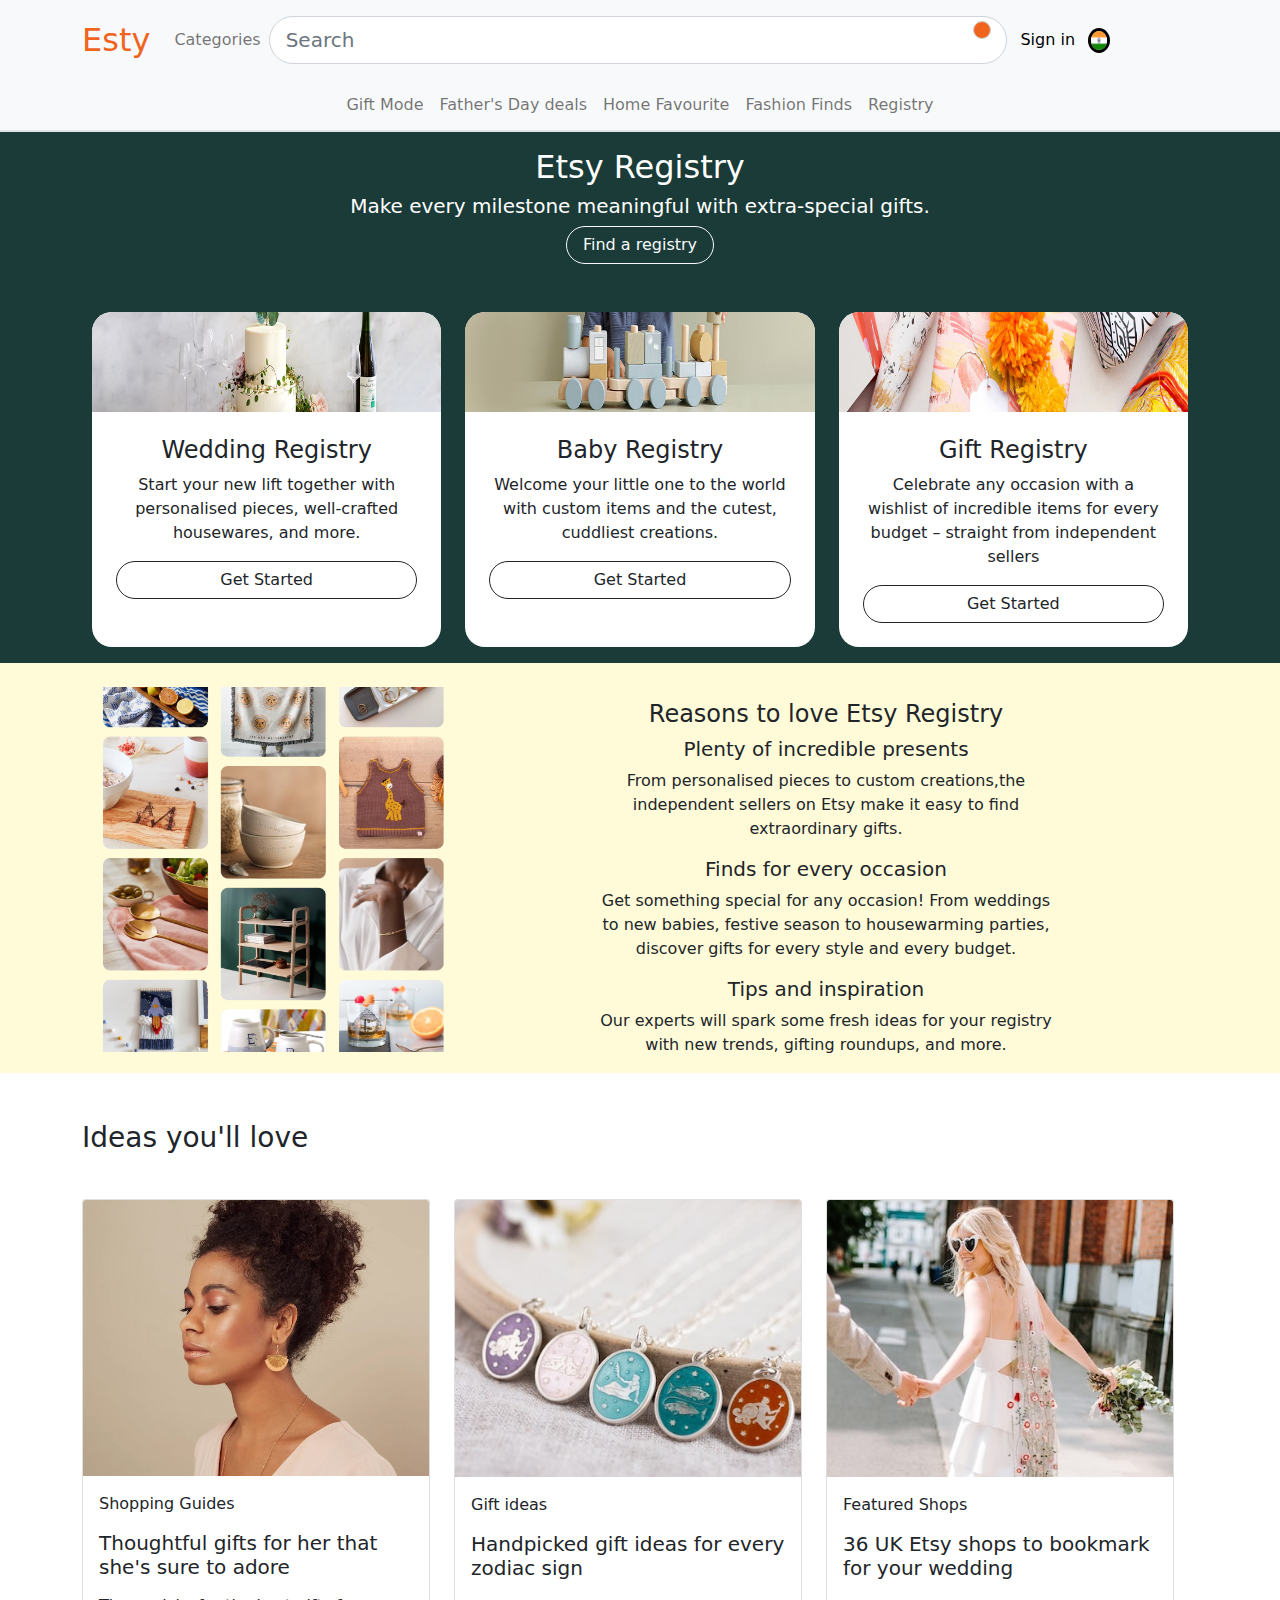
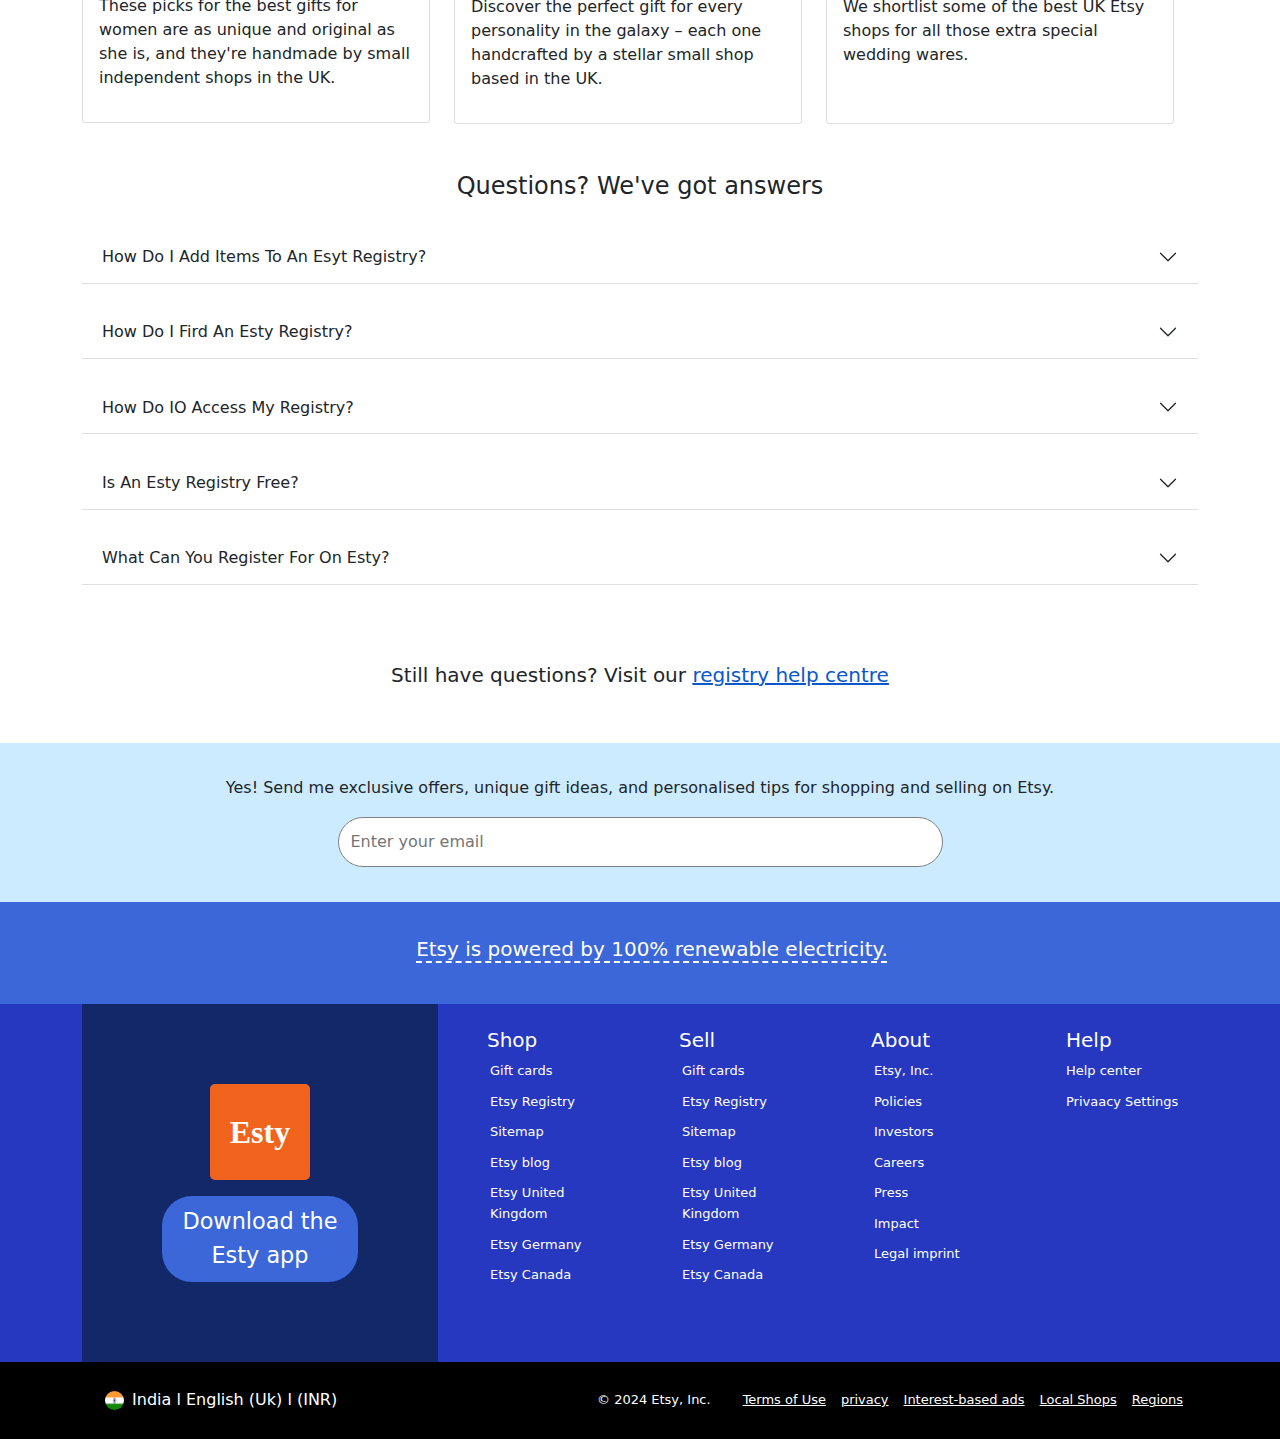
<file: html/Etsy-Registry.html>
<!DOCTYPE html>
<html lang="en">

<head>
    <meta charset="UTF-8">
    <meta name="viewport" content="width=device-width, initial-scale=1.0">
    <title>Registry</title>
    <!-- Bootstrap cdn -->
    <link rel="stylesheet" href="../Assets/bootstrap-5/css/bootstrap.min.css">
    <!-- Fontawesome icons cdn -->
    <link rel="stylesheet" href="https://cdnjs.cloudflare.com/ajax/libs/font-awesome/6.5.2/css/all.min.css"
        integrity="sha512-SnH5WK+bZxgPHs44uWIX+LLJAJ9/2PkPKZ5QiAj6Ta86w+fsb2TkcmfRyVX3pBnMFcV7oQPJkl9QevSCWr3W6A=="
        crossorigin="anonymous" referrerpolicy="no-referrer" />
    <!-- style css -->
    <link rel="stylesheet" href="../css/Etsy-Registry.css">
</head>

<body>


      <!-- heder part start -->
  <header>
    <nav class="navbar navbar-expand-lg navbar-light bg-light">
      <div class="container ">
        <a class="navbar-brand fs-2 fw-normal" href="../index.html" style="color: #F1641E;">Esty</a>
        <button class="navbar-toggler" type="button" data-bs-toggle="collapse" data-bs-target="#navbarSupportedContent"
          aria-controls="navbarSupportedContent" aria-expanded="false" aria-label="Toggle navigation">
          <span class="navbar-toggler-icon"></span>
        </button>
        <div class="collapse navbar-collapse " id="navbarSupportedContent">
          <ul class="navbar-nav me-auto mb-2 mb-lg-0">
            <li class="nav-item dropdown text-nowrap">
              <a class="nav-link " href="#" id="navbarDropdown" role="button" data-bs-toggle="dropdown"
                aria-expanded="false">
                <i class="fa-solid fa-bars"></i> Categories
                <script src="https://cdn.jsdelivr.net/npm/bootstrap@5.0.2/dist/js/bootstrap.bundle.min.js"
                  integrity="sha384-MrcW6ZMFYlzcLA8Nl+NtUVF0sA7MsXsP1UyJoMp4YLEuNSfAP+JcXn/tWtIaxVXM"
                  crossorigin="anonymous"></script>
              </a>
              <ul class="dropdown-menu  " aria-labelledby="navbarDropdown">
                <li><a class="dropdown-item" href="#">Accessories</a></li>
                <li><a class="dropdown-item" href="#">Art & collectibles</a></li>
                <li>
                </li>
                <li><a class="dropdown-item" href="#">baby</a></li>
                <li><a class="dropdown-item" href="#">bags & purses</a></li>
                <li><a class="dropdown-item" href="#">bath & beauty</a></li>
                <li><a class="dropdown-item" href="#">books,Films & music</a></li>
                <li><a class="dropdown-item" href="#">clothing</a></li>
                <li><a class="dropdown-item" href="#">Craft Supplies & Tools</a></li>
                <li><a class="dropdown-item" href="#">Electronics & Accessories</a></li>
                <li><a class="dropdown-item" href="#">Gifts</a></li>
                <li><a class="dropdown-item" href="#">Home & Living</a></li>
                <li><a class="dropdown-item" href="#">Jewellery</a></li>
                <li><a class="dropdown-item" href="#">Paper & Party Supplies</a></li>
                <li><a class="dropdown-item" href="#">Pet Supplies</a></li>
                <li><a class="dropdown-item" href="#">Shoes</a></li>
                <li><a class="dropdown-item" href="#">Toys & Games</a></li>
                <li><a class="dropdown-item" href="#">Weddings</a></li>


              </ul>
            </li>

          </ul>

        </div>
        <!-- search form -->
        <form class="d-flex nav-search-form w-100">
          <div class="input-group input-group-lg  py-2 ">
            <input type="text" class="form-control rounded-pill w-100 position-relative " aria-label="Search"
              type="search" placeholder="Search" aria-describedby="inputGroup-sizing-lg">
            <span class="input-group-text rounded-pill position-absolute top-0 end-0 py-2 px-2 me-3"
              id="inputGroup-sizing-lg" style="background-color: #F1641E; margin-top: 0.8rem;"><i
                class="fa-solid fa-magnifying-glass text-white"></i></span>
          </div>
        </form>
        <!-- search form -->
        <div class="nav-icons d-flex align-items-center">
          <button class="btn btn-light rounded-pill text-nowrap">Sign in</button>
        </div>
        <div class="flag">
          <div class="d-inline-block" tabindex="0" data-bs-toggle="popover" data-bs-trigger="hover focus"
            data-bs-placement="bottom" data-bs-content="India">
            <img src="../imge/icons imges/india-flag-icon.webp" alt="" class="img-fluid ">
          </div>
        </div>
        <div class="flag px-3">
          <div class="d-inline-block" tabindex="0" data-bs-toggle="popover" data-bs-trigger="hover focus"
            data-bs-placement="bottom" data-bs-content="Favourite">
            <i class="fa-regular fa-heart fs-5"></i>
          </div>
        </div>
        <div class="flag px-2">
          <div class="d-inline-block" tabindex="0" data-bs-toggle="popover" data-bs-trigger="hover focus"
            data-bs-placement="bottom" data-bs-content="Gift mode">
            <i class="fa-solid fa-gift ms-2 fs-4"></i>
          </div>
        </div>
        <div class="flag px-2">
          <div class="d-inline-block" tabindex="0" data-bs-toggle="popover" data-bs-trigger="hover focus"
            data-bs-placement="bottom" data-bs-content="Basket">
            <i class="fa-solid fa-bucket ms-3 fs-5"></i>
          </div>

        </div>
    </nav>
    <!-- As a link -->
    <nav class="navbar navbar-expand-lg navbar-light bg-light border-bottom border-2 last-nvbar">
      <div class="container">
        <div class="m-auto">
          <ul class="navbar-nav ">
            <li class="nav-item">
              <a class="nav-link btn1" aria-current="page" href="./gift-card.html"><i class="fa-solid fa-gift"></i> Gift
                Mode</a>
            </li>
            <li class="nav-item">
              <a class="nav-link btn1" aria-current="page" href="./Back-to-school.html">Father's Day
                deals</a>
            </li>
            <li class="nav-item">
              <a class="nav-link btn1" aria-current="page" href="./Home-Favourites.html">Home Favourite</a>
            </li>
            <li class="nav-item">
              <a class="nav-link btn1" aria-current="page" href="./Fashion-Favourites.html">Fashion Finds</a>
            </li>
            <li class="nav-item">
              <a class="nav-link btn1" aria-current="page" href="./Etsy-Registry.html">Registry</a>
            </li>

          </ul>
        </div>
      </div>
    </nav>
    </div>
    </nav>

  </header>
  <!-- heder part end -->


    <section id="Welldecor-section">
        <div class="container-fluid py-3 position-relative">
            <div class="row ">
                <div class="col-12">
                    <div class="text-center" style="color: white;">
                        <h2>Etsy Registry</h2>
                        <h5> Make every milestone meaningful with extra-special gifts.</h5>
                        <button class="btn btn-outline-light px-3 rounded-pill">Find a registry <i
                                class="fa-solid fa-arrow-right mt-1"></i></button>
                    </div>
                    <div class="row mt-5 Welldecor-section-row " style="padding: 0 5rem;">
                        <div class="col-12 col-lg-4">
                            <div class="card h-100 border-0" style="border-radius: 20px !important;">
                                <img src="../imge/product-imge/wedding-banner (1).png " height="100px" width="100%"
                                    style="border-top-left-radius: 20px !important;border-top-right-radius: 20px !important;">
                                <div class="card-body px-4 py-4">
                                    <h4 class="card-title text-center">Wedding Registry</h4>
                                    <p class="card-text text-center">Start your new lift together with personalised
                                        pieces, well-crafted housewares, and more.</p>
                                    <div class="text-center">
                                        <button class="btn rounded-pill btn-outline-dark w-100">Get Started</button>
                                    </div>
                                </div>
                            </div>
                        </div>
                        <div class="col-12 col-lg-4">
                            <div class="card h-100 border-0" style="border-radius: 20px !important;">
                                <img src="../imge/product-imge/baby-banner.avif" height="100px" width="100%"
                                    style="border-top-left-radius: 20px !important;border-top-right-radius: 20px !important;">
                                <div class="card-body px-4 py-4">
                                    <h4 class="card-title text-center">Baby Registry</h4>
                                    <p class="card-text text-center">Welcome your little one to the world with custom
                                        items and the cutest, cuddliest creations.</p>
                                    <div class="text-center">
                                        <button class="btn px-3 rounded-pill btn-outline-dark w-100">Get
                                            Started</button>
                                    </div>
                                </div>
                            </div>
                        </div>
                        <div class="col-12 col-lg-4">
                            <div class="card h-100 border-0" style="border-radius: 20px !important;">
                                <img src="../imge/product-imge/gift-banner.webp" height="100px" width="100%"
                                    style="border-top-left-radius: 20px !important;border-top-right-radius: 20px !important;">
                                <div class="card-body px-4 py-4">
                                    <h4 class="card-title text-center">Gift Registry</h4>
                                    <p class="card-text text-center">Celebrate any occasion with a wishlist of
                                        incredible items for every budget – straight from independent sellers</p>
                                    <div class="text-center">
                                        <button class="btn px-3 rounded-pill btn-outline-dark w-100">Get
                                            Started</button>
                                    </div>
                                </div>
                            </div>
                        </div>
                    </div>
                </div>
            </div>
        </div>
    </section>



    <section id="absolute-section">
        <div class="container">
            <div class="row g-0">
                <div class="col-md-4">
                    <img src="../imge/product-imge/lg-masonry-grid (1).png" class="img-fluid rounded-start mt-4" alt="...">
                </div>
                <div class="col-md-8">
                    <h4 style="text-align: center;margin-top: 5%;">Reasons to love Etsy Registry</h4>
                    <h5 class="text-center">Plenty of incredible presents</h5>
                    <p class="text-center">From personalised pieces to custom creations,the <br>independent sellers on
                        Etsy make it easy to find <br>extraordinary gifts.</p>
                    <h5 class="text-center">Finds for every occasion</h5>
                    <p class="text-center">Get something special for any occasion! From weddings<br> to new babies,
                        festive season to housewarming parties,<br> discover gifts for every style and every budget.</p>
                    <h5 class="text-center">Tips and inspiration</h5>
                    <p class="text-center">Our experts will spark some fresh ideas for your registry<br> with new
                        trends, gifting roundups, and more.</p>
                </div>
            </div>
        </div>
    </section>


    <section id="gifting-section">
        <div class="container">
            <div class="row">
                <div class="col-12">
                    <h3 class="mt-5">Ideas you'll love <i class="fa-solid fa-arrow-right" style="font-size: 16px"></i>
                    </h3>
                </div>
                <div class="row">
                    <div class="col-12 col-lg-4">
                        <div class="card" style="margin-top: 36px;">
                            <img src="../imge/product-imge/AS-1.jpg" class="card-img-top" alt="...">
                            <div class="card-body">
                                <h class="card-text">Shopping Guides</h>
                                <h5 style="margin-top: 15px;">Thoughtful gifts for her that she's sure to adore</h5>
                                <p style="margin-top: 15px;">These picks for the best gifts for women are as unique and
                                    original as she is, and
                                    they're handmade by small independent shops in the UK.</p>
                            </div>
                        </div>
                    </div>
                    <div class="col-12 col-lg-4">
                        <div class="card" style="margin-top: 36px;">
                            <img src="../imge/product-imge/AS-2.jpg" class="card-img-top" alt="...">
                            <div class="card-body">
                                <h class="card-text">Gift ideas</h>
                                <h5 style="margin-top: 15px;">Handpicked gift ideas for every zodiac sign</h5>
                                <p style="margin-top: 15px;">Discover the perfect gift for every personality in the
                                    galaxy – each one handcrafted
                                    by a stellar small shop based in the UK.</p>
                            </div>
                        </div>
                    </div>
                    <div class="col-12 col-lg-4">
                        <div class="card" style="margin-top: 36px;">
                            <img src="../imge/product-imge/AS-3.jpg" class="card-img-top" alt="...">
                            <div class="card-body">
                                <h class="card-text">Featured Shops</h>
                                <h5 style="margin-top: 15px;">36 UK Etsy shops to bookmark for your wedding</h5>
                                <p style="margin-top: 15px; margin-bottom: 40px;">We shortlist some of the best UK Etsy
                                    shops for all those extra special wedding
                                    wares.</p>
                            </div>
                        </div>
                    </div>
                </div>
            </div>
        </div>
    </section>

    <section id="Questions-section">
        <div class="container">
            <div class="row">
                <div class="col">
                    <div class="text-center mt-5" style="font-size: 65px;">
                    <i class="fa-solid fa-users"></i>
                </div>
                    <h4 class="text-center">Questions? We've got answers</h4>
                </div>
            </div>
            <div>
                <div class="accordion accordion-flush" id="accordionFlushExample">
                    <div class="accordion-item">
                        <h2 class="accordion-header" id="flush-headingOne">
                            <button class="accordion-button collapsed" type="button" data-bs-toggle="collapse"
                                data-bs-target="#flush-collapseOne" aria-expanded="false"
                                aria-controls="flush-collapseOne">
                              How Do I Add Items To An Esyt Registry?
                            </button>
                        </h2>
                        <div id="flush-collapseOne" class="accordion-collapse collapse"
                            aria-labelledby="flush-headingOne" data-bs-parent="#accordionFlushExample">
                            <div class="accordion-body">The process for adding items to your Etsy Registry is simple, and it's the same no matter if you're adding gifts to your Wedding, Baby, or Gift registry. When you find an item you'd like to add to your registry, click the icon that looks like a gift or click the 'Add to registry' button. You'll find this button just below the 'Add to basket' button, but only if you've already created an Etsy Registry. Personalising your registry gifts is easy, too. Any specific customisation or personalisation details you request before adding items to your registry will be pulled through and saved to your registry as well. You can also add customisations right from your registry page, too. Note, you can only create one of each type of registry.</div>
                        </div>
                    </div>
                    <div class="accordion-item">
                        <h2 class="accordion-header" id="flush-headingTwo">
                            <button class="accordion-button collapsed" type="button" data-bs-toggle="collapse"
                                data-bs-target="#flush-collapseTwo" aria-expanded="false"
                                aria-controls="flush-collapseTwo">
                                How Do I Fird An Esty Registry?
                            </button>
                        </h2>
                        <div id="flush-collapseTwo" class="accordion-collapse collapse"
                            aria-labelledby="flush-headingTwo" data-bs-parent="#accordionFlushExample">
                            <div class="accordion-body">To find an Etsy Registry, simply click on “Find a registry” at the top of this page. This will direct you to a search page, where you can enter the names of your friends, family, and loved ones to find the registry they've created. Once you find the names you're looking for, simply click on that result and you'll be taken to their Etsy Registry, where you can browse the gifts they've selected and buy them something special!.</div>
                        </div>
                    </div>
                    <div class="accordion-item">
                        <h2 class="accordion-header" id="flush-headingThree">
                            <button class="accordion-button collapsed" type="button" data-bs-toggle="collapse"
                                data-bs-target="#flush-collapseThree" aria-expanded="false"
                                aria-controls="flush-collapseThree">
                                How Do IO Access My Registry?
                            </button>
                        </h2>
                        <div id="flush-collapseThree" class="accordion-collapse collapse"
                            aria-labelledby="flush-headingThree" data-bs-parent="#accordionFlushExample">
                            <div class="accordion-body">To access your Etsy Registry, scroll to the top of the page and click on your account picture. You will be presented with a dropdown, and in that dropdown you'll see Etsy Registry next to an icon of a gift. Click on Etsy Registry to access your registry page, where you can add gifts, share your registry with friends, family, and loved ones, and more.</div>
                        </div>
                    </div>
                    <div class="accordion-item">
                        <h2 class="accordion-header" id="flush-headingFour">
                            <button class="accordion-button collapsed" type="button" data-bs-toggle="collapse"
                                data-bs-target="#flush-collapseFour" aria-expanded="false"
                                aria-controls="flush-collapseFour">
                                Is An Esty Registry Free?
                            </button>
                        </h2>
                    </div>
                    <div id="flush-collapseFour" class="accordion-collapse collapse" aria-labelledby="flush-headingFour"
                        data-bs-parent="#accordionFlushExample">
                        <div class="accordion-body">Yes! Creating an Etsy Registry is totally free of charge.</div>
                    </div>
                    <div class="accordion-item">
                        <h2 class="accordion-header" id="flush-headingFive">
                            <button class="accordion-button collapsed" type="button" data-bs-toggle="collapse"
                                data-bs-target="#flush-collapseFive" aria-expanded="false"
                                aria-controls="flush-collapseFive">
                                What Can You Register For On Esty?
                            </button>
                        </h2>
                    </div>
                    <div id="flush-collapseFive" class="accordion-collapse collapse" aria-labelledby="flush-headingFive"
                        data-bs-parent="#accordionFlushExample">
                        <div class="accordion-body">The possibilities are endless for Etsy Registry! If you're getting married, create an Etsy wedding registry and fill it with items like personalised gifts, housewares, and more. If you're expecting parents ready to welcome a new child, you can create an Etsy baby registry and add personalised presents, toys, nursery decor, and more. And you can celebrate occasions like birthdays, new homes, and anniversaries with special presents by creating an Etsy gift registry. No matter what kind of Etsy Registry you create, you'll be able to fill it with extraordinary items straight from independent sellers.</div>
                    </div>
                </div>
            </div>
    </section>

<section id="centre-section">
   <div class="container">
    <div class="row">
        <div class="col">
            <h5 class="text-center" style="margin-top: 7%;">Still have questions? Visit our  <a class="stretched-link">registry help centre</a></h5>
        </div>
    </div>
   </div>
</section>







    <!--  footer part start -->
    <section id="nike-section" class="mt-5">
        <div class="row ">
            <div class="col-12">
                <div style="height: 100%; width: 100%;text-align: center; padding: 35px;">
                    <h6>Yes! Send me exclusive offers, unique gift ideas, and personalised tips for shopping and selling
                        on Etsy.
                    </h6>
                    <div class="textbox1">
                        <input type="text" placeholder="Enter your email">
                        <!-- <input type="text" id="sub" placeholder="Subscribe"> -->

                    </div>
                </div>
            </div>
        </div>
    </section>

    <footer>
        <section id="dreame-section">
            <div class="row">
                <div class="col-12">
                    <div class=" w-100 h-100" style="text-align: center; padding: 35px; text-transform: white;">
                        <div class="flag">
                            <h5 style="color: white;"> <i class="fa-solid fa-hands-holding-circle me-4"
                                    style="color: white;"></i>
                                <span
                                    style="text-decoration: underline;text-decoration-style: dashed;text-underline-position: under;">
                                    Etsy is powered by 100% renewable electricity.</span>
                            </h5>
                        </div>
                    </div>
                </div>
        </section>
        <section id="footer-nav">
            <div class="container">
                <div class="row">
                    <div class="col-lg-4 col-12">
                        <div class="footer-left-nav-div">
                            <div class="inner-div">
                                <div class="logo-div">Esty</div>
                                <button class="btn">Download the Esty app</button>
                            </div>
                        </div>
                    </div>
                    <div class="col-lg-8 px-2 py-4 col-12">
                        <div class="row">
                            <div class="col-lg-3 col-6">
                                <h5 style="color: white; margin-left: 29px;">Shop</h5>

                                <ul class="div-footer-nav" style="color: white;">
                                    <li>
                                        <span>Gift cards</span>
                                    </li>
                                    <li>
                                        <span>Etsy Registry</span>
                                    </li>
                                    <li>
                                        <span>Sitemap</span>
                                    </li>
                                    <li>
                                        <span>Etsy blog</span>
                                    </li>
                                    <li>
                                        <span>Etsy United Kingdom</span>
                                    </li>
                                    <li>
                                        <span>Etsy Germany</span>
                                    </li>
                                    <li>
                                        <span>Etsy Canada</span>
                                    </li>

                                </ul>
                            </div>
                            <div class="col-lg-3 col-6">
                                <h5 style="color: white;margin-left: 29px;">Sell</h5>
                                <ul class="div-footer-nav" style="color: white;">
                                    <li style="list-style-type: none;">
                                        <span>Gift cards</span>
                                    </li>
                                    <li>
                                        <span>Etsy Registry</span>
                                    </li>
                                    <li>
                                        <span>Sitemap</span>
                                    </li>
                                    <li>
                                        <span>Etsy blog</span>
                                    </li>
                                    <li>
                                        <span>Etsy United Kingdom</span>
                                    </li>
                                    <li>
                                        <span>Etsy Germany</span>
                                    </li>
                                    <li>
                                        <span>Etsy Canada</span>
                                    </li>

                                </ul>
                            </div>
                            <div class="col-lg-3 col-6">
                                <h5 style="color: white;margin-left: 29px;">About</h5>
                                <ul class="div-footer-nav" style="color: white;">
                                    <li>
                                        <span>Etsy, Inc.</span>
                                    </li>
                                    <li>
                                        <span>Policies</span>
                                    </li>
                                    <li>
                                        <span>Investors</span>
                                    </li>
                                    <li>
                                        <span>Careers</span>
                                    </li>
                                    <li>
                                        <span>Press</span>
                                    </li>
                                    <li>
                                        <span>Impact</span>
                                    </li>
                                    <li>
                                        <span>Legal imprint</span>
                                    </li>
                                </ul>
                            </div>
                            <div class="col-lg-3 col-6">
                                <ul class="div-footer-nav " style="color: white;">
                                    <h5 style="color: white;">Help</h5>

                                    <li>
                                        <span>Help center</span>
                                    </li>
                                    <li>
                                        <span>Privaacy Settings</span>
                                    </li>
                                    <li>
                                        <div class="privaacy">
                                            <i class="fa-brands fa-instagram px-3"></i>
                                            <i class="fa-brands fa-facebook px-3"></i>
                                            <i class="fa-brands fa-pinterest px-3"></i>
                                            <i class="fa-brands fa-square-twitter px-3"></i>
                                            <i class="fa-brands fa-youtube px-2"></i>
                                        </div>
                                    </li>
                                </ul>
                            </div>
                        </div>
                    </div>


                </div>
            </div>

        </section>
        <section id="Assets-section">
            <div class="container">
                <div class="row justify-content-center d-flex">
                    <div class="col-lg-4 col-12 ">
                        <div class="jods-div flag" tabindex="0">
                            <img src="../imge/icons imges/india-flag-icon.webp" style="width: 25px;" alt="">
                            <span style="color: white;">India l English (Uk) l (INR)</span>
                        </div>
                    </div>

                    <div class="col-lg-8 col-12 d-flex align-items-center justify-content-end">
                        <span style="color: white; font-size: 12.99px;">© 2024 Etsy, Inc.</span>
                        <ul
                            style="display: flex; color: white;  text-decoration-line: underline;   text-decoration-thickness: 1px;">
                            <li style="list-style: none; padding-right: 15px; font-size: 12.99px;">
                                <span>Terms of Use</span>
                            </li>
                            <li style="list-style: none; padding-right: 15px; font-size: 12.99px;">
                                <span>privacy</span>
                            </li>
                            <li style="list-style: none; padding-right: 15px; font-size: 12.99px;">
                                <span>Interest-based ads</span>
                            </li>
                            <li style="list-style: none; padding-right: 15px; font-size: 12.99px;">
                                <span>Local Shops</span>
                            </li>
                            <li style="list-style: none; padding-right: 15px; font-size: 12.99px;">
                                <span>Regions</span>
                            </li>
                        </ul>
                    </div>
                </div>
            </div>
        </section>
    </footer>
    <!-- footer part end -->
<!-- <script src="../Assets/bootstrap-5/js/bootstrap.min.js"></script> 
    <script src="../Assets/bootstrap-5/js/bootstrap.bundle.min.js"></script> -->
    <script src="../js/script.js"></script>
</body>

</html>
</file>
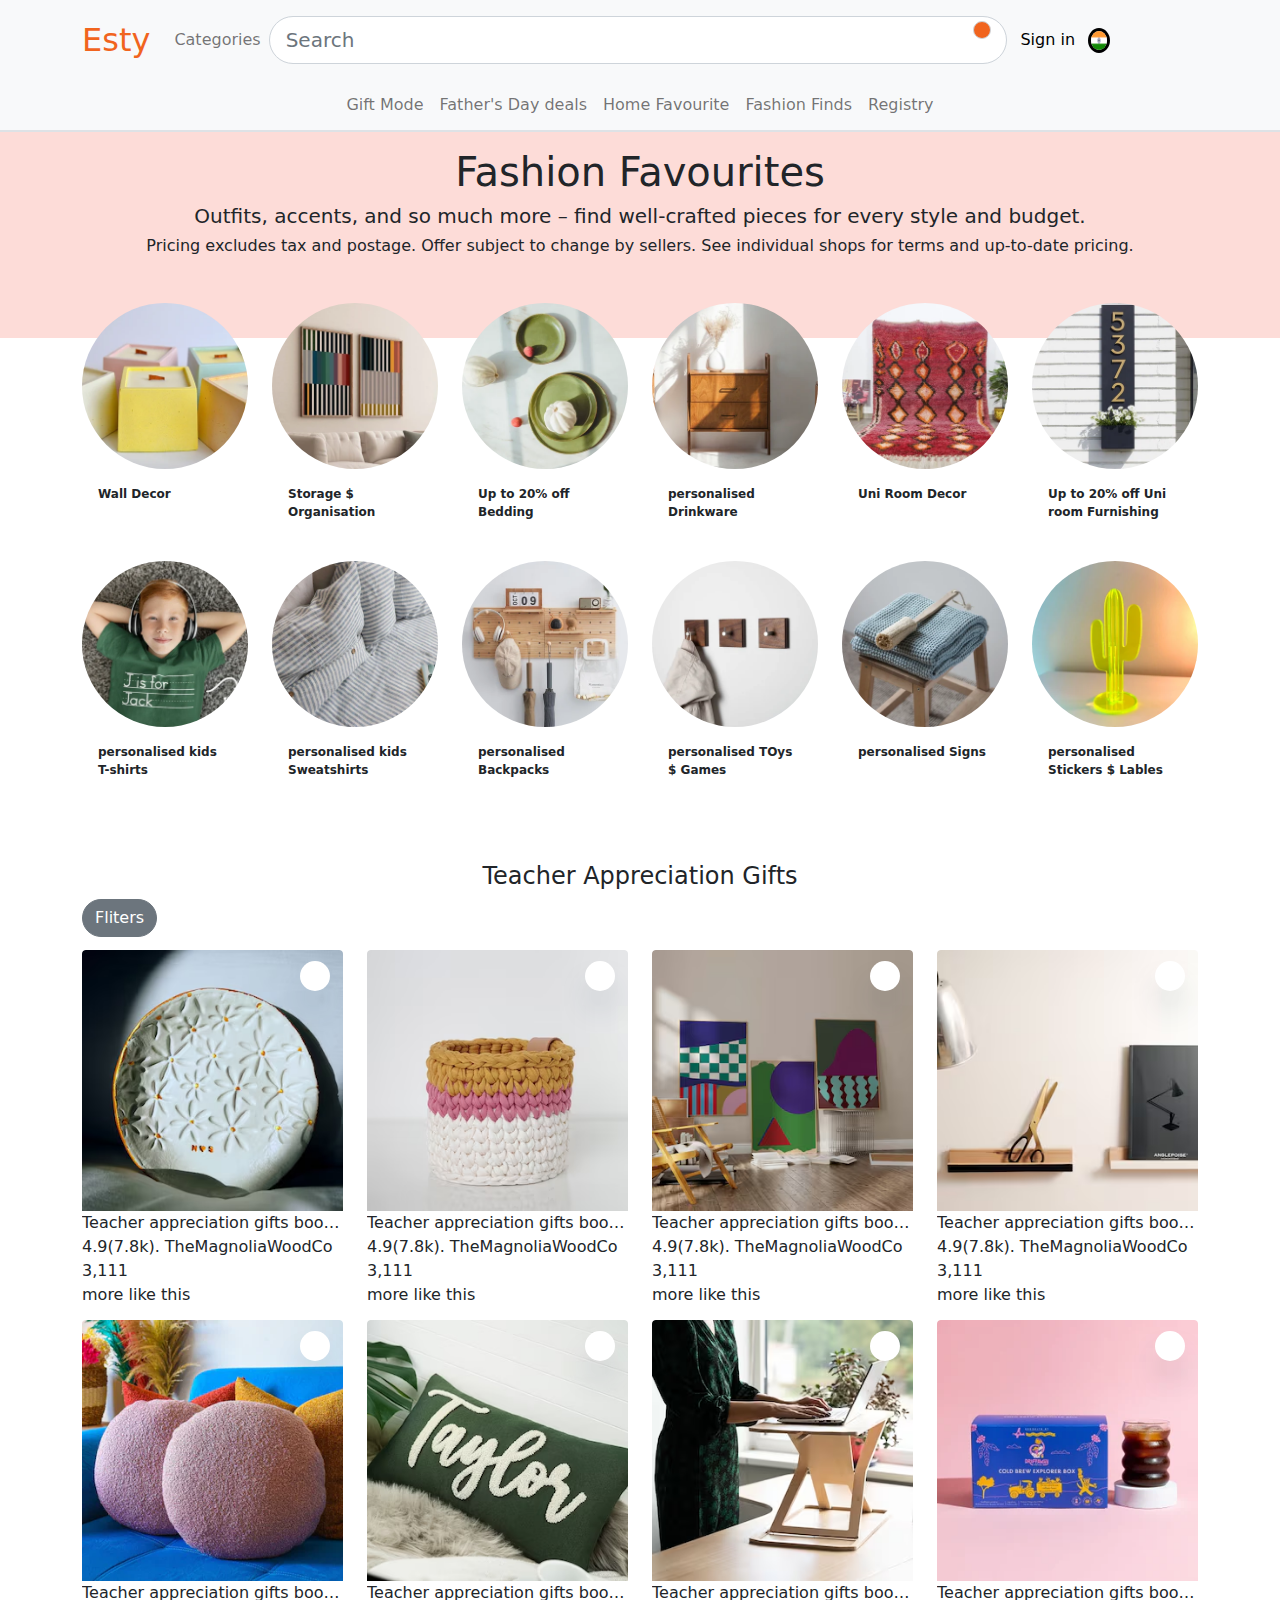
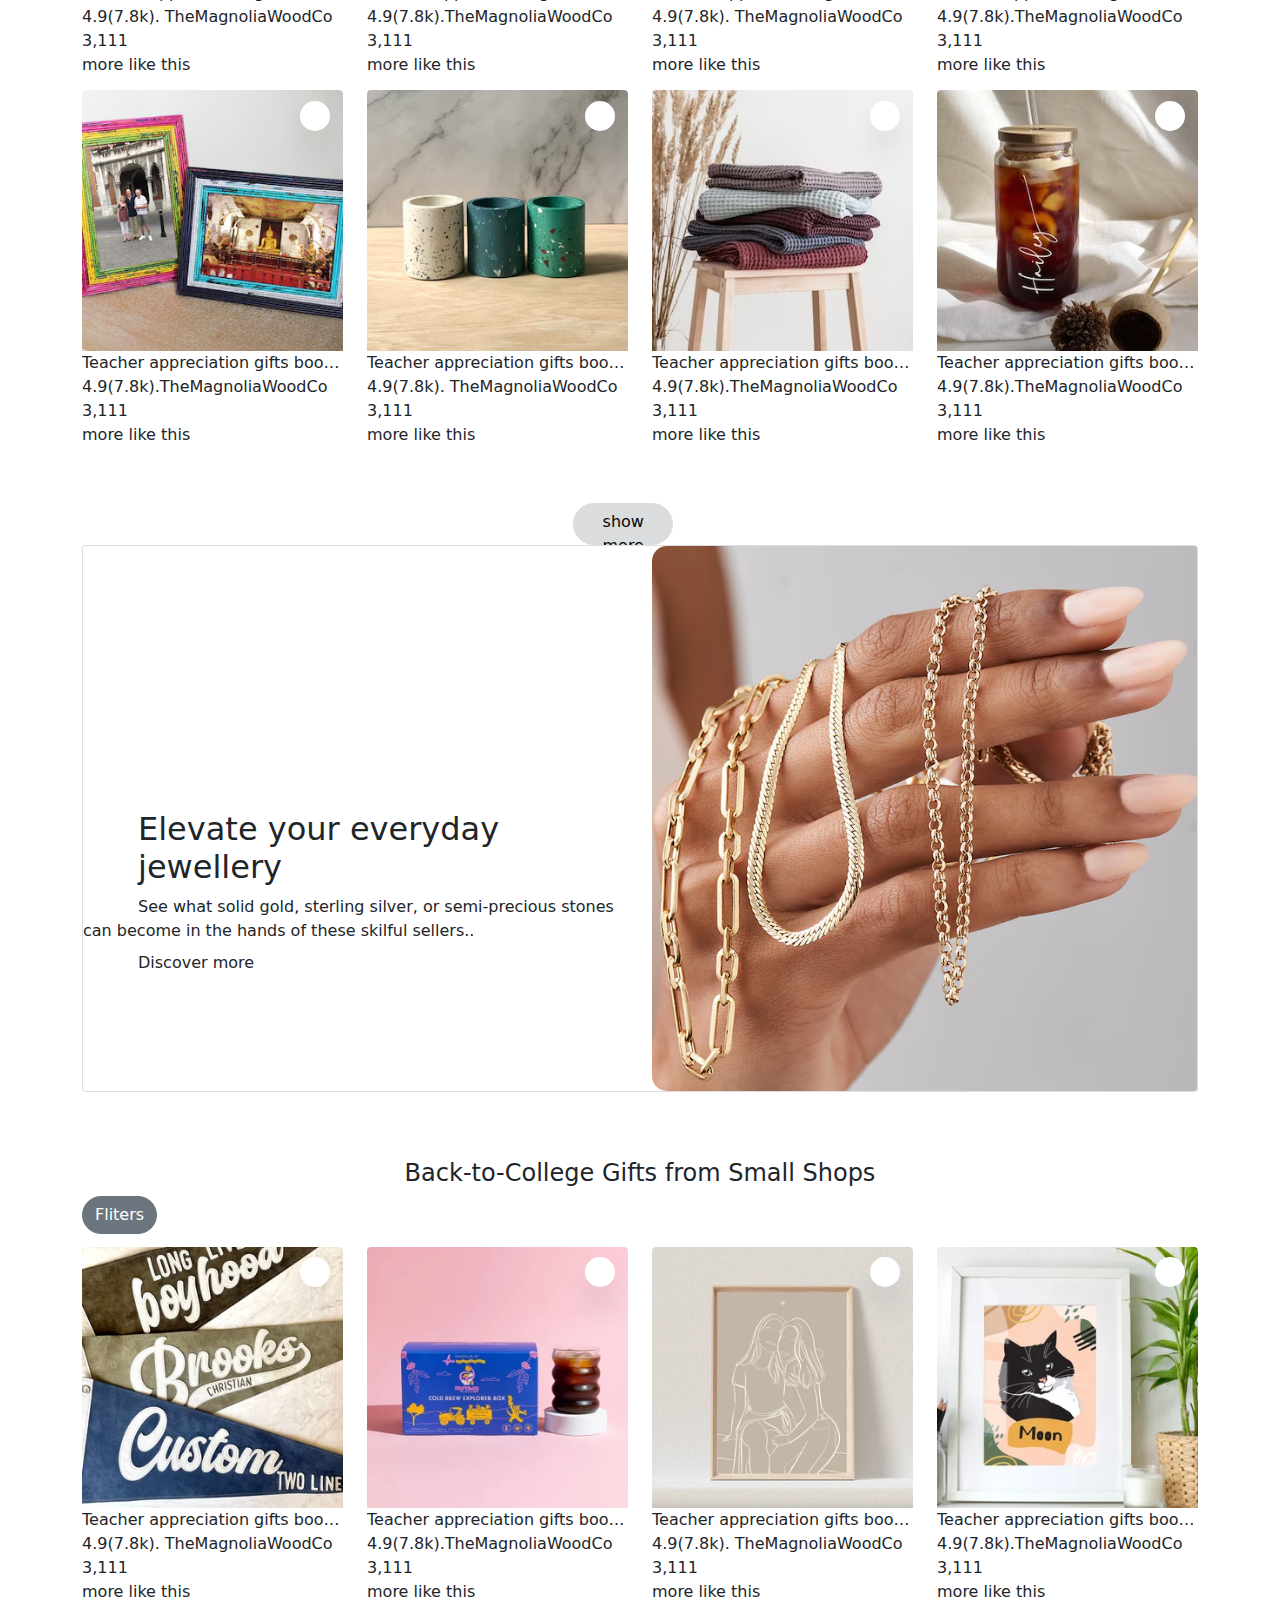
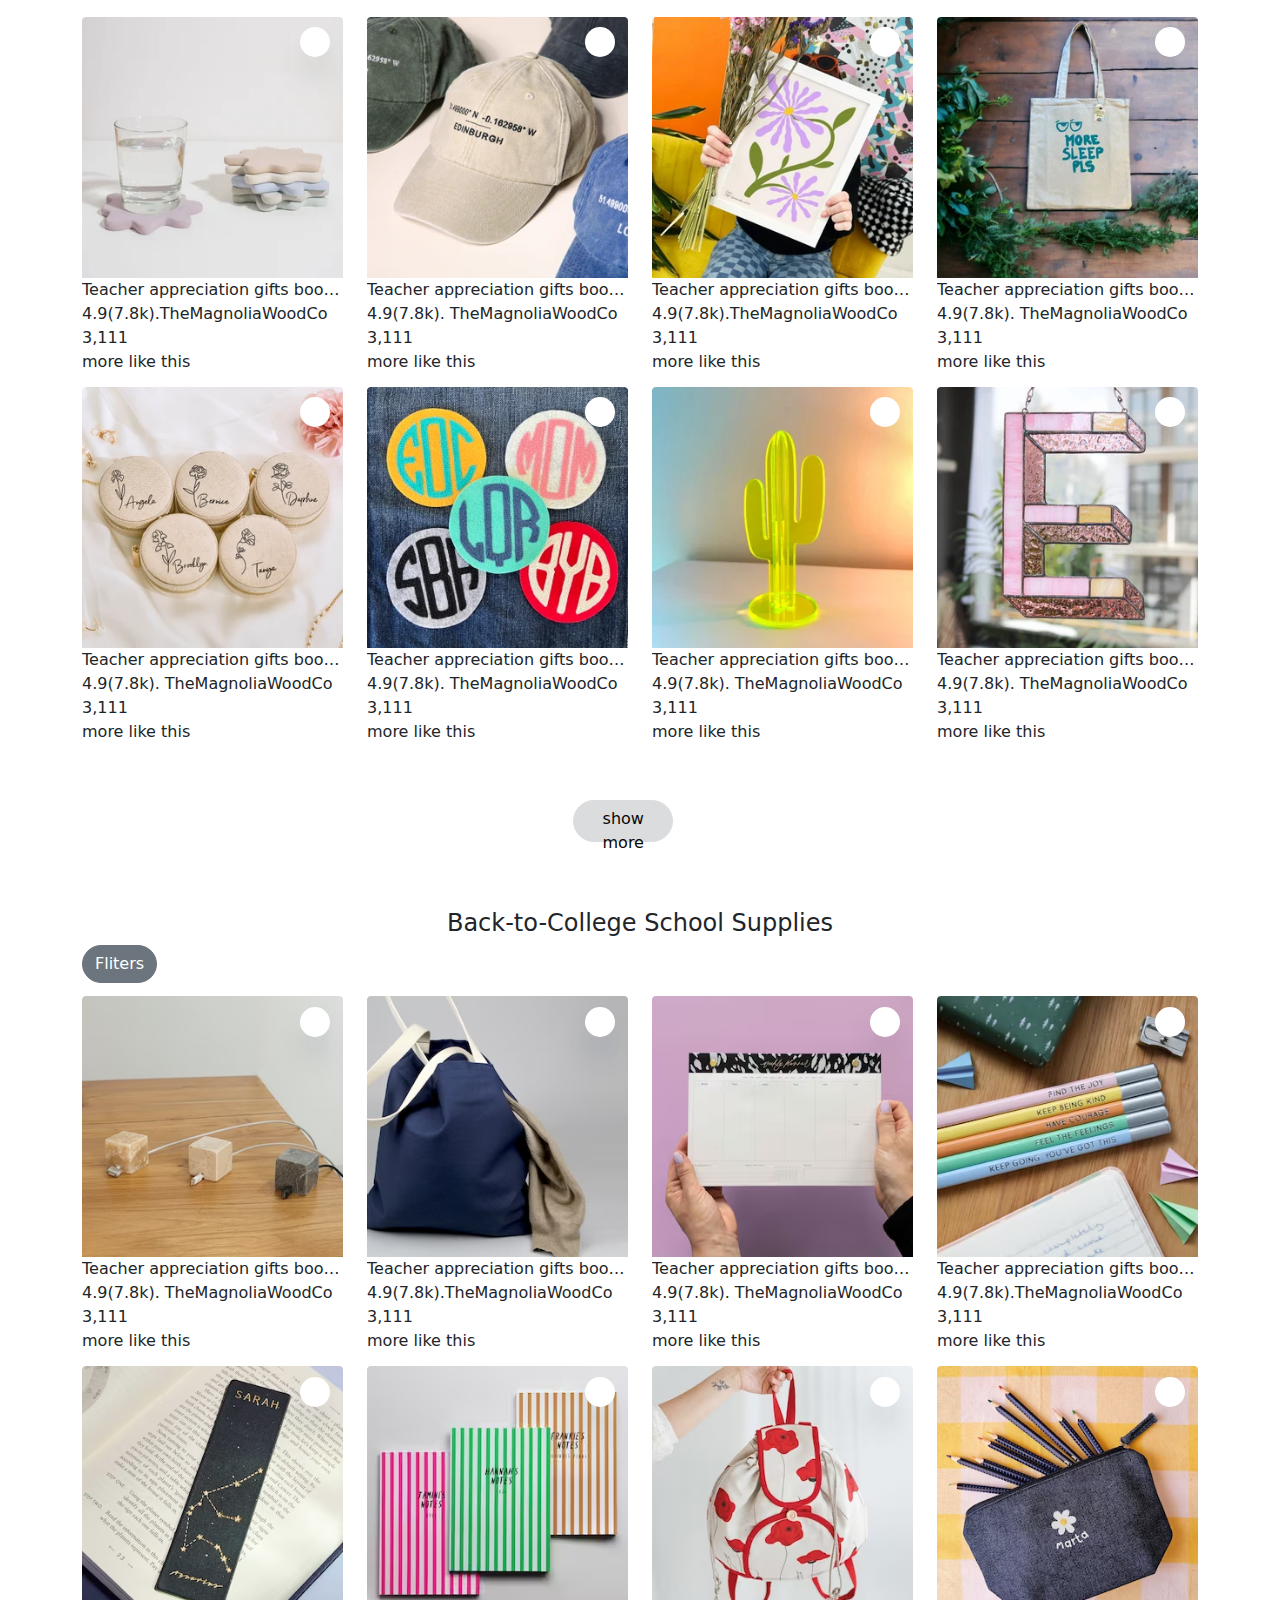
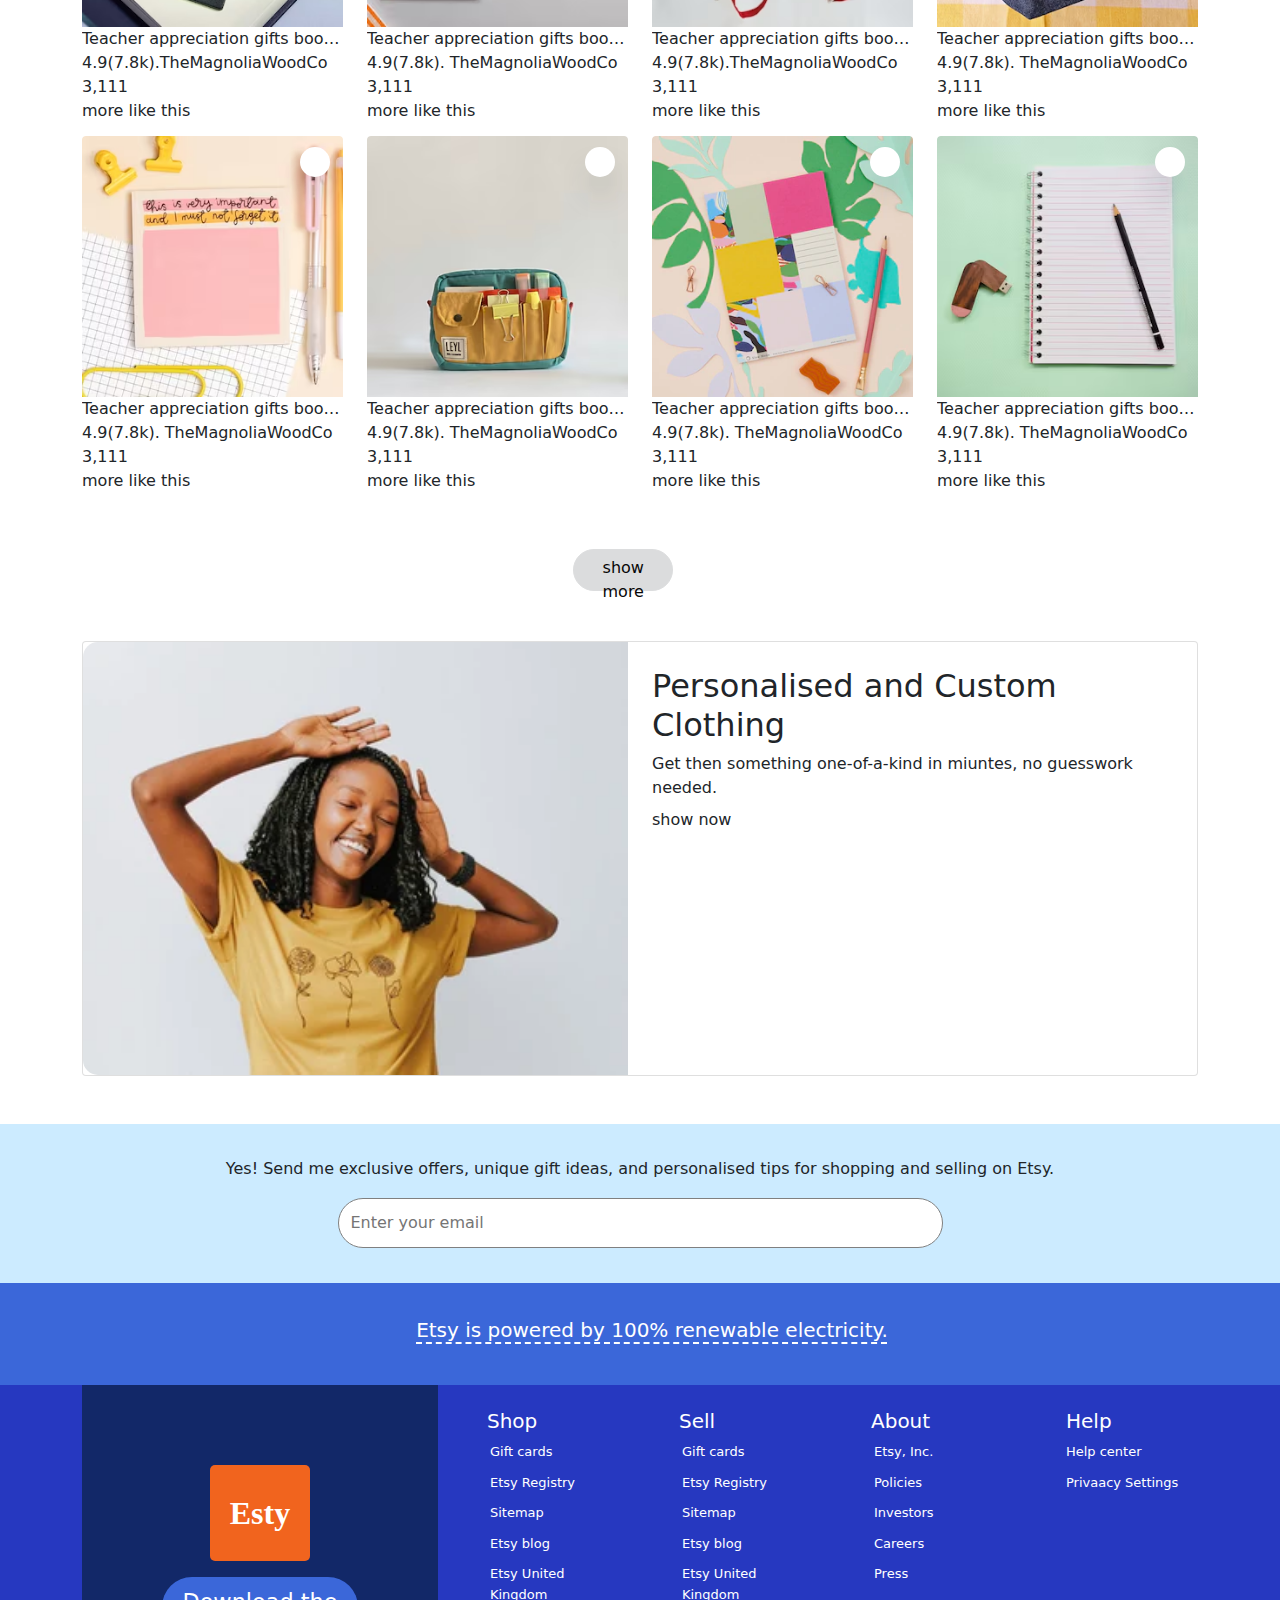
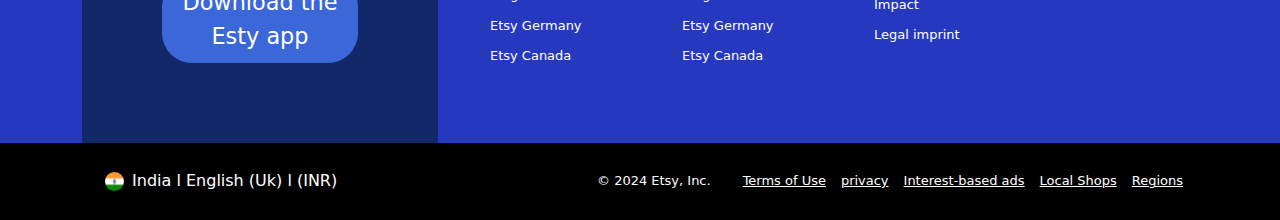
<file: html/Fashion-Favourites.html>
<!DOCTYPE html>
<html lang="en">

<head>
    <meta charset="UTF-8">
    <meta name="viewport" content="width=device-width, initial-scale=1.0">
    <title>Fashion-Favourites</title>
    <!-- Bootstrap cdn -->
    <link rel="stylesheet" href="../Assets/bootstrap-5/css/bootstrap.min.css">
    <!-- Fontawesome icons cdn -->
    <link rel="stylesheet" href="https://cdnjs.cloudflare.com/ajax/libs/font-awesome/6.5.2/css/all.min.css"
        integrity="sha512-SnH5WK+bZxgPHs44uWIX+LLJAJ9/2PkPKZ5QiAj6Ta86w+fsb2TkcmfRyVX3pBnMFcV7oQPJkl9QevSCWr3W6A=="
        crossorigin="anonymous" referrerpolicy="no-referrer" />
    <!-- style css -->
    <link rel="stylesheet" href="../css/Home-Favourites.css">
</head>

<body>


    <!-- heder part start -->
    <header>
        <nav class="navbar navbar-expand-lg navbar-light bg-light">
            <div class="container ">
                <a class="navbar-brand fs-2 fw-normal" href="../index.html" style="color: #F1641E;">Esty</a>
                <button class="navbar-toggler" type="button" data-bs-toggle="collapse"
                    data-bs-target="#navbarSupportedContent" aria-controls="navbarSupportedContent"
                    aria-expanded="false" aria-label="Toggle navigation">
                    <span class="navbar-toggler-icon"></span>
                </button>
                <div class="collapse navbar-collapse " id="navbarSupportedContent">
                    <ul class="navbar-nav me-auto mb-2 mb-lg-0">
                        <li class="nav-item dropdown text-nowrap">
                            <a class="nav-link " href="#" id="navbarDropdown" role="button" data-bs-toggle="dropdown"
                                aria-expanded="false">
                                <i class="fa-solid fa-bars"></i> Categories
                                <script
                                    src="https://cdn.jsdelivr.net/npm/bootstrap@5.0.2/dist/js/bootstrap.bundle.min.js"
                                    integrity="sha384-MrcW6ZMFYlzcLA8Nl+NtUVF0sA7MsXsP1UyJoMp4YLEuNSfAP+JcXn/tWtIaxVXM"
                                    crossorigin="anonymous"></script>
                            </a>
                            <ul class="dropdown-menu  " aria-labelledby="navbarDropdown">
                                <li><a class="dropdown-item" href="#">Accessories</a></li>
                                <li><a class="dropdown-item" href="#">Art & collectibles</a></li>
                                <li>
                                </li>
                                <li><a class="dropdown-item" href="#">baby</a></li>
                                <li><a class="dropdown-item" href="#">bags & purses</a></li>
                                <li><a class="dropdown-item" href="#">bath & beauty</a></li>
                                <li><a class="dropdown-item" href="#">books,Films & music</a></li>
                                <li><a class="dropdown-item" href="#">clothing</a></li>
                                <li><a class="dropdown-item" href="#">Craft Supplies & Tools</a></li>
                                <li><a class="dropdown-item" href="#">Electronics & Accessories</a></li>
                                <li><a class="dropdown-item" href="#">Gifts</a></li>
                                <li><a class="dropdown-item" href="#">Home & Living</a></li>
                                <li><a class="dropdown-item" href="#">Jewellery</a></li>
                                <li><a class="dropdown-item" href="#">Paper & Party Supplies</a></li>
                                <li><a class="dropdown-item" href="#">Pet Supplies</a></li>
                                <li><a class="dropdown-item" href="#">Shoes</a></li>
                                <li><a class="dropdown-item" href="#">Toys & Games</a></li>
                                <li><a class="dropdown-item" href="#">Weddings</a></li>


                            </ul>
                        </li>

                    </ul>

                </div>
                <!-- search form -->
                <form class="d-flex nav-search-form w-100">
                    <div class="input-group input-group-lg  py-2 ">
                        <input type="text" class="form-control rounded-pill w-100 position-relative "
                            aria-label="Search" type="search" placeholder="Search"
                            aria-describedby="inputGroup-sizing-lg">
                        <span class="input-group-text rounded-pill position-absolute top-0 end-0 py-2 px-2 me-3"
                            id="inputGroup-sizing-lg" style="background-color: #F1641E; margin-top: 0.8rem;"><i
                                class="fa-solid fa-magnifying-glass text-white"></i></span>
                    </div>
                </form>
                <!-- search form -->
                <div class="nav-icons d-flex align-items-center">
                    <button class="btn btn-light rounded-pill text-nowrap">Sign in</button>
                </div>
                <div class="flag">
                    <div class="d-inline-block" tabindex="0" data-bs-toggle="popover" data-bs-trigger="hover focus"
                        data-bs-placement="bottom" data-bs-content="India">
                        <img src="../imge/icons imges/india-flag-icon.webp" alt="" class="img-fluid ">
                    </div>
                </div>
                <div class="flag px-3">
                    <div class="d-inline-block" tabindex="0" data-bs-toggle="popover" data-bs-trigger="hover focus"
                        data-bs-placement="bottom" data-bs-content="Favourite">
                        <i class="fa-regular fa-heart fs-5"></i>
                    </div>
                </div>
                <div class="flag px-2">
                    <div class="d-inline-block" tabindex="0" data-bs-toggle="popover" data-bs-trigger="hover focus"
                        data-bs-placement="bottom" data-bs-content="Gift mode">
                        <i class="fa-solid fa-gift ms-2 fs-4"></i>
                    </div>
                </div>
                <div class="flag px-2">
                    <div class="d-inline-block" tabindex="0" data-bs-toggle="popover" data-bs-trigger="hover focus"
                        data-bs-placement="bottom" data-bs-content="Basket">
                        <i class="fa-solid fa-bucket ms-3 fs-5"></i>
                    </div>

                </div>
        </nav>
        <!-- As a link -->
        <nav class="navbar navbar-expand-lg navbar-light bg-light border-bottom border-2 last-nvbar">
            <div class="container">
                <div class="m-auto">
                    <ul class="navbar-nav ">
                        <li class="nav-item">
                            <a class="nav-link btn1" aria-current="page" href="./gift-card.html"><i
                                    class="fa-solid fa-gift"></i> Gift
                                Mode</a>
                        </li>
                        <li class="nav-item">
                            <a class="nav-link btn1" aria-current="page" href="./Back-to-school.html">Father's Day
                                deals</a>
                        </li>
                        <li class="nav-item">
                            <a class="nav-link btn1" aria-current="page" href="./Home-Favourites.html">Home Favourite</a>
                        </li>
                        <li class="nav-item">
                            <a class="nav-link btn1" aria-current="page" href="./Fashion-Favourites.html">Fashion Finds</a>
                        </li>
                        <li class="nav-item">
                            <a class="nav-link btn1" aria-current="page" href="./Etsy-Registry.html">Registry</a>
                        </li>

                    </ul>
                </div>
            </div>
        </nav>
    </header>
    <!-- heder part end -->


    <section id="Welldecor-section">
        <div class="container-fluid py-3 position-relative" style="background-color:#FDDCD8">
            <div class="row ">
                <div class="col-12">
                    <div class="text-center">
                        <h1>Fashion Favourites</h1>
                        <h5> Outfits, accents, and so much more – find well-crafted pieces for every style and budget.</h5>
                        <h6>Pricing excludes tax and postage. Offer subject to change by sellers. See individual shops
                            for terms and up-to-date pricing.</h6>
                    </div>
                </div>
            </div>
            <div class="overlay position-absolute"
                style="background-color:#FDDCD8;bottom:-40%;height: 80px;width: 100%;left: 0;"></div>
        </div>
        <div class="container marketing">
            <!-- Three columns of text below the carousel -->
            <div class="row  mt-2">
                <div class="col-lg-2 mt-3 special-img-card shadow-none ">
                    <div class="card border-0 m-auto " style="background: none;">
                        <img src="../imge/product-imge/home-1.webp" alt="" class="rounded-pill m-auto img-fluid">
                        <div class="card-body m-hover-div" style="font-size: 12px;font-weight: 700;display:inline-block;">
                            Wall Decor <i class="fa-solid fa-arrow-right pt-1 ps-2 m-hover" style="font-size: 10px;"></i>
                        </div>
                    </div>
                </div>
                <div class="col-lg-2 mt-3 special-img-card shadow-none ">
                    <div class="card border-0 m-auto " style="background: none;">
                        <img src="../imge/product-imge/home-2.webp" alt="" class="rounded-pill m-auto img-fluid">
                        <div class="card-body m-hover-div" style="font-size: 12px;font-weight: 700;display:inline-block;">
                            Storage $ Organisation <i class="fa-solid fa-arrow-right pt-1 ps-2 m-hover" style="font-size: 10px;"></i>
                        </div>
                    </div>
                </div>
                <div class="col-lg-2 mt-3 special-img-card shadow-none ">
                    <div class="card border-0 m-auto " style="background: none;">
                        <img src="../imge/product-imge/home-3.webp" alt="" class="rounded-pill m-auto img-fluid">
                        <div class="card-body m-hover-div" style="font-size: 12px;font-weight: 700;display:inline-block;">
                            Up to 20% off Bedding <i class="fa-solid fa-arrow-right pt-1 ps-2 m-hover"style="font-size: 10px;"></i>
                        </div>
                    </div>
                </div>
                <div class="col-lg-2 mt-3 special-img-card shadow-none ">
                    <div class="card border-0 m-auto " style="background: none;">
                        <img src="../imge/product-imge/home-4.webp" alt="" class="rounded-pill m-auto img-fluid">
                        <div class="card-body m-hover-div" style="font-size: 12px;font-weight: 700;display:inline-block;">
                            personalised Drinkware <i class="fa-solid fa-arrow-right pt-1 ps-2 m-hover"
                                style="font-size: 10px;"></i>
                        </div>
                    </div>
                </div>
                <div class="col-lg-2 mt-3 special-img-card shadow-none ">
                    <div class="card border-0 m-auto " style="background: none;">
                        <img src="../imge/product-imge/home-5.webp" alt="" class="rounded-pill m-auto img-fluid">
                        <div class="card-body m-hover-div" style="font-size: 12px;font-weight: 700;display:inline-block;">
                            Uni Room Decor <i class="fa-solid fa-arrow-right pt-1 ps-2 m-hover" style="font-size: 10px;"></i>
                        </div>
                    </div>
                </div>
                <div class="col-lg-2 mt-3 special-img-card shadow-none ">
                    <div class="card border-0 m-auto " style="background: none;">
                        <img src="../imge/product-imge/home-6.webp" alt="" class="rounded-pill m-auto img-fluid">
                        <div class="card-body m-hover-div" style="font-size: 12px;font-weight: 700;display:inline-block;">
                            Up to 20% off Uni room Furnishing <i class="fa-solid fa-arrow-right pt-1 ps-2 m-hover"
                                style="font-size: 10px;"></i>
                        </div>
                    </div>
                </div>
            </div>
        </div>
        <div class="container marketing">
            <div class="row  mt-2">
                <div class="col-lg-2 mt-3 special-img-card shadow-none ">
                    <div class="card border-0 m-auto " style="background: none;">
                        <img src="../imge/product-imge/by-7.webp" alt="" class="rounded-pill m-auto img-fluid">
                        <div class="card-body m-hover-div" style="font-size: 12px;font-weight: 700;display:inline-block;">
                            personalised kids T-shirts <i class="fa-solid fa-arrow-right pt-1 ps-2 m-hover"
                                style="font-size: 10px;"></i>
                        </div>
                    </div>
                </div>
                <div class="col-lg-2 mt-3 special-img-card shadow-none ">
                    <div class="card border-0 m-auto " style="background: none;">
                        <img src="../imge/product-imge/home-8.webp" alt="" class="rounded-pill m-auto img-fluid">
                        <div class="card-body m-hover-div" style="font-size: 12px;font-weight: 700;display:inline-block;">
                            personalised kids Sweatshirts <i class="fa-solid fa-arrow-right pt-1 ps-2 m-hover"
                                style="font-size: 10px;"></i>
                        </div>
                    </div>
                </div>
                <div class="col-lg-2 mt-3 special-img-card shadow-none ">
                    <div class="card border-0 m-auto " style="background: none;">
                        <img src="../imge/product-imge/home-9.webp" alt="" class="rounded-pill m-auto img-fluid">
                        <div class="card-body m-hover-div" style="font-size: 12px;font-weight: 700;display:inline-block;">
                            personalised Backpacks <i class="fa-solid fa-arrow-right pt-1 ps-2 m-hover"
                                style="font-size: 10px;"></i>
                        </div>
                    </div>
                </div>
                <div class="col-lg-2 mt-3 special-img-card shadow-none ">
                    <div class="card border-0 m-auto " style="background: none;">
                        <img src="../imge/product-imge/home-10.webp" alt="" class="rounded-pill m-auto img-fluid">
                        <div class="card-body m-hover-div" style="font-size: 12px;font-weight: 700;display:inline-block;">
                            personalised TOys $ Games <i class="fa-solid fa-arrow-right pt-1 ps-2 m-hover"
                                style="font-size: 10px;"></i>
                        </div>
                    </div>
                </div>
                <div class="col-lg-2 mt-3 special-img-card shadow-none ">
                    <div class="card border-0 m-auto " style="background: none;">
                        <img src="../imge/product-imge/home-11.webp" alt="" class="rounded-pill m-auto img-fluid">
                        <div class="card-body m-hover-div" style="font-size: 12px;font-weight: 700;display:inline-block;">
                            personalised Signs <i class="fa-solid fa-arrow-right pt-1 ps-2 m-hover"
                                style="font-size: 10px;"></i>
                        </div>
                    </div>
                </div>
                <div class="col-lg-2 mt-3 special-img-card shadow-none ">
                    <div class="card border-0 m-auto " style="background: none;">
                        <img src="../imge/product-imge/home-12.webp" alt="" class="rounded-pill m-auto img-fluid">
                        <div class="card-body m-hover-div" style="font-size: 12px;font-weight: 700;display:inline-block;">
                            personalised Stickers $ Lables<i class="fa-solid fa-arrow-right pt-1 ps-2 m-hover"
                                style="font-size: 10px;"></i>
                        </div>
                    </div>
                </div>
            </div>
        </div>
        </div>
    </section>



    <section id="searching-section">
        <div class="container">
            <div class="row">
                <div class="col">
                    <h4 style="text-align: center; padding-top:6% ;">Teacher Appreciation Gifts</h4>
                    <a class="btn btn-secondary rounded-pill" data-bs-toggle="offcanvas" href="#offcanvasExample"
                        role="button" aria-controls="offcanvasExample">
                        <i class="fa-solid fa-chart-bar"></i> Fliters
                    </a>
                </div>

            </div>
        </div>
    </section>
    <div class="offcanvas offcanvas-start" tabindex="-1" id="offcanvasExample" aria-labelledby="offcanvasExampleLabel">
        <div class="offcanvas-header">
            <h5 class="offcanvas-title" id="offcanvasExampleLabel"></h5>
            <button type="button" class="btn-close text-reset" data-bs-dismiss="offcanvas" aria-label="Close"></button>
        </div>
        <div class="offcanvas-body">
            <div>
                <form>
                    <fieldset class="aska">
                        <legend class="font">
                            <h6>Special offers</h6>
                        </legend>
                        <div class="form-control border-0">
                            <input type="checkbox">
                            <label for="">Free delivery</label>
                        </div>
                        <div class="form-control border-0">
                            <input type="checkbox">
                            <label for="">On sale</label>
                        </div>
                        <legend class="font">
                            <h6>Item type</h6>
                        </legend>
                        <div class="form-control border-0">
                            <input type="radio">
                            <label for="">All items</label>
                        </div>
                        <div class="form-control border-0">
                            <input type="radio">
                            <label for="">Vintage</label>
                        </div>
                        <legend class="font">
                            <h6>Price ($)</h6>
                        </legend>
                        <div class="form-control border-0">
                            <input type="radio">
                            <label for="">Any price</label>
                        </div>
                        <div class="form-control border-0">
                            <input type="radio">
                            <label for="">Under US$ 25</label>
                        </div>
                        <div class="form-control border-0">
                            <input type="radio">
                            <label for="">US$ 25 to US$ 50</label>
                        </div>
                        <div class="form-control border-0">
                            <input type="radio">
                            <label for="">US$ 50 TO US$ 100</label>
                        </div>
                        <div class="form-control border-0">
                            <input type="radio">
                            <label for="">Over US$ 100</label>
                        </div>
                        <div class="form-control border-0">
                            <input type="radio">
                            <label for="">Custom</label>
                            <div class="border-0 gap-2 px-3 py-3"
                                style="display: flex;flex-direction: row;align-items: center;">
                                <div class="">
                                    <input type="text" placeholder="Low" class="form-control">
                                </div>
                                <div class="">
                                    <label for="">to</label>
                                </div>
                                <div class="">
                                    <input type="text" placeholder="High" class="form-control">
                                </div>
                            </div>
                        </div>
                        <legend class="font">
                            <h6>Ordering options</h6>
                        </legend>
                        <div class="form-control border-0">
                            <input type="checkbox">
                            <label for="">Accepts Etsy gift cards</label>
                        </div>
                        <div class="form-control border-0">
                            <input type="checkbox">
                            <label for="">Can be gift-wrapped</label>
                        </div>
                    </fieldset>
                </form>
            </div>

        </div>
    </div>


    <section id="Highlights-section">
        <div class="container">
            <div class="row">
                <div class="col-lg-3 col-md-12 col-12 mt-lg-0 mt-5">
                    <div class="card border-0" style="margin-top: 5%;">
                        <img src="../imge/product-imge/mo-1.avif" class="card-img-top" alt="...">
                        <i class="fa-regular fa-heart"></i>
                        <i class="fa-solid fa-camera mt-1"></i>
                        <i class="fa-solid fa-ellipsis mt-1"></i>
                        <div class="card-body p-0 border-0" style="overflow: hidden;">
                            <p style="text-overflow: ellipsis; text-wrap: nowrap;overflow: hidden;">Teacher appreciation
                                gifts bookmark wire bookmark apple teacher name custom bookmark gift, unique metal
                                bookmark wire personalised bookmarkEtsy’s Pick
                                Teacher appreciation gifts bookmark wire book</p>
                            <p>4.9<i class="fa-solid fa-star"></i><span class="">(7.8k). <i
                                        class="fa-solid fa-certificate" style="color: #a722fa;position: relative;"><i
                                            class="fa-solid fa-star"
                                            style="color: white;position: absolute;top: 50%;left: 50%;font-size: 7px;transform: translate(-50%,-50%);"></i></i>
                                    TheMagnoliaWoodCo</span></p>
                            <p class="mb-0"> <i class="fa-solid fa-indian-rupee-sign"></i> 3,111</p>
                            <p>more like this<i class="fa-solid fa-arrow-right"></i></p>
                        </div>
                    </div>
                </div>
                <div class="col-lg-3 col-md-12 col-12 mt-lg-0 mt-5">
                    <div class="card border-0" style="margin-top: 5%;">
                        <img src="../imge/product-imge/mo-2.avif" class="card-img-top" alt="...">
                        <i class="fa-regular fa-heart"></i>
                        <i class="fa-solid fa-camera mt-1"></i>
                        <i class="fa-solid fa-ellipsis mt-1"></i>
                        <div class="card-body p-0 border-0" style="overflow: hidden;">
                            <p style="text-overflow: ellipsis; text-wrap: nowrap;overflow: hidden;">Teacher appreciation
                                gifts bookmark wire bookmark apple teacher name custom bookmark gift, unique metal
                                bookmark wire personalised bookmarkEtsy’s Pick
                                Teacher appreciation gifts bookmark wire book</p>
                            <p>4.9<i class="fa-solid fa-star"></i><span class="">(7.8k). <i
                                        class="fa-solid fa-certificate" style="color: #a722fa;position: relative;"><i
                                            class="fa-solid fa-star"
                                            style="color: white;position: absolute;top: 50%;left: 50%;font-size: 7px;transform: translate(-50%,-50%);"></i></i>
                                    TheMagnoliaWoodCo</span></p>
                            <p><i class="fa-solid fa-indian-rupee-sign"></i> 3,111</p>
                            <p>more like this<i class="fa-solid fa-arrow-right"></i></p>
                        </div>
                    </div>
                </div>
                <div class="col-lg-3 col-md-12 col-12 mt-lg-0 mt-5">
                    <div class="card border-0" style="margin-top: 5%;">
                        <img src="../imge/product-imge/mo-3.avif" class="card-img-top" alt="...">
                        <i class="fa-regular fa-heart"></i>
                        <i class="fa-solid fa-camera mt-1"></i>
                        <i class="fa-solid fa-ellipsis mt-1"></i>
                        <div class="card-body p-0 border-0" style="overflow: hidden;">
                            <p style="text-overflow: ellipsis; text-wrap: nowrap;overflow: hidden;">Teacher appreciation
                                gifts bookmark wire bookmark apple teacher name custom bookmark gift, unique metal
                                bookmark wire personalised bookmarkEtsy’s Pick
                                Teacher appreciation gifts bookmark wire book</p>
                            <p>4.9<i class="fa-solid fa-star"></i><span class="">(7.8k). <i
                                        class="fa-solid fa-certificate" style="color: #a722fa;position: relative;"><i
                                            class="fa-solid fa-star"
                                            style="color: white;position: absolute;top: 50%;left: 50%;font-size: 7px;transform: translate(-50%,-50%);"></i></i>
                                    TheMagnoliaWoodCo</span></p>
                            <p><i class="fa-solid fa-indian-rupee-sign"></i> 3,111</p>
                            <p>more like this<i class="fa-solid fa-arrow-right"></i></p>
                        </div>
                    </div>
                </div>
                <div class="col-lg-3 col-md-12 col-12 mt-lg-0 mt-5">
                    <div class="card border-0" style="margin-top: 5%;">
                        <img src="../imge/product-imge/mo-4.avif" class="card-img-top" alt="...">
                        <i class="fa-regular fa-heart"></i>
                        <i class="fa-solid fa-camera mt-1"></i>
                        <i class="fa-solid fa-ellipsis mt-1"></i>
                        <div class="card-body p-0 border-0" style="overflow: hidden;">
                            <p style="text-overflow: ellipsis; text-wrap: nowrap;overflow: hidden;">Teacher appreciation
                                gifts bookmark wire bookmark apple teacher name custom bookmark gift, unique metal
                                bookmark wire personalised bookmarkEtsy’s Pick
                                Teacher appreciation gifts bookmark wire book</p>
                            <p>4.9<i class="fa-solid fa-star"></i><span class="">(7.8k). <i
                                        class="fa-solid fa-certificate" style="color: #a722fa;position: relative;"><i
                                            class="fa-solid fa-star"
                                            style="color: white;position: absolute;top: 50%;left: 50%;font-size: 7px;transform: translate(-50%,-50%);"></i></i>
                                    TheMagnoliaWoodCo</span></p>
                            <p><i class="fa-solid fa-indian-rupee-sign"></i> 3,111</p>
                            <p>more like this<i class="fa-solid fa-arrow-right"></i></p>
                        </div>
                    </div>
                </div>
                <div class="col-lg-3 col-md-12 col-12 mt-lg-0 mt-5">
                    <div class="card border-0" style="margin-top: 5%;">
                        <img src="../imge/product-imge/mo-5.webp" class="card-img-top" alt="...">
                        <i class="fa-regular fa-heart"></i>
                        <i class="fa-solid fa-camera mt-1"></i>
                        <i class="fa-solid fa-ellipsis mt-1"></i>
                        <div class="card-body p-0 border-0" style="overflow: hidden;">
                            <p style="text-overflow: ellipsis; text-wrap: nowrap;overflow: hidden;">Teacher appreciation
                                gifts bookmark wire bookmark apple teacher name custom bookmark gift, unique metal
                                bookmark wire personalised bookmarkEtsy’s Pick
                                Teacher appreciation gifts bookmark wire book</p>
                            <p>4.9<i class="fa-solid fa-star"></i><span class="">(7.8k). <i
                                        class="fa-solid fa-certificate" style="color: #a722fa;position: relative;"><i
                                            class="fa-solid fa-star"
                                            style="color: white;position: absolute;top: 50%;left: 50%;font-size: 7px;transform: translate(-50%,-50%);"></i></i>
                                    TheMagnoliaWoodCo</span></p>
                            <p><i class="fa-solid fa-indian-rupee-sign"></i> 3,111</p>
                            <p>more like this<i class="fa-solid fa-arrow-right"></i></p>
                        </div>
                    </div>
                </div>
                <div class="col-lg-3 col-md-12 col-12 mt-lg-0 mt-5">
                    <div class="card border-0" style="margin-top: 5%;">
                        <img src="../imge/product-imge/mo-6.avif" class="card-img-top" alt="...">
                        <i class="fa-regular fa-heart"></i>
                        <i class="fa-solid fa-camera mt-1"></i>
                        <i class="fa-solid fa-ellipsis mt-1"></i>
                        <div class="card-body p-0 border-0" style="overflow: hidden;">
                            <p style="text-overflow: ellipsis; text-wrap: nowrap;overflow: hidden;">Teacher appreciation
                                gifts bookmark wire bookmark apple teacher name custom bookmark gift, unique metal
                                bookmark wire personalised bookmarkEtsy’s Pick
                                Teacher appreciation gifts bookmark wire book</p>
                            <p>4.9<i class="fa-solid fa-star"></i>(7.8k).TheMagnoliaWoodCo</p>
                            <p><i class="fa-solid fa-indian-rupee-sign"></i> 3,111</p>
                            <p>more like this<i class="fa-solid fa-arrow-right"></i></p>
                        </div>
                    </div>
                </div>
                <div class="col-lg-3 col-md-12 col-12 mt-lg-0 mt-5">
                    <div class="card border-0" style="margin-top: 5%;">
                        <img src="../imge/product-imge/mo-7.avif" class="card-img-top" alt="...">
                        <i class="fa-regular fa-heart"></i>
                        <i class="fa-solid fa-camera mt-1"></i>
                        <i class="fa-solid fa-ellipsis mt-1"></i>
                        <div class="card-body p-0 border-0" style="overflow: hidden;">
                            <p style="text-overflow: ellipsis; text-wrap: nowrap;overflow: hidden;">Teacher appreciation
                                gifts bookmark wire bookmark apple teacher name custom bookmark gift, unique metal
                                bookmark wire personalised bookmarkEtsy’s Pick
                                Teacher appreciation gifts bookmark wire book</p>
                            <p>4.9<i class="fa-solid fa-star"></i><span class="">(7.8k). <i
                                        class="fa-solid fa-certificate" style="color: #a722fa;position: relative;"><i
                                            class="fa-solid fa-star"
                                            style="color: white;position: absolute;top: 50%;left: 50%;font-size: 7px;transform: translate(-50%,-50%);"></i></i>
                                    TheMagnoliaWoodCo</span></p>
                            <p><i class="fa-solid fa-indian-rupee-sign"></i> 3,111</p>
                            <p>more like this<i class="fa-solid fa-arrow-right"></i></p>
                        </div>
                    </div>
                </div>
                <div class="col-lg-3 col-md-12 col-12 mt-lg-0 mt-5">
                    <div class="card border-0" style="margin-top: 5%;">
                        <img src="../imge/product-imge/mo-8.webp" class="card-img-top" alt="...">
                        <i class="fa-regular fa-heart"></i>
                        <i class="fa-solid fa-camera mt-1"></i>
                        <i class="fa-solid fa-ellipsis mt-1"></i>
                        <div class="card-body p-0 border-0" style="overflow: hidden;">
                            <p style="text-overflow: ellipsis; text-wrap: nowrap;overflow: hidden;">Teacher appreciation
                                gifts bookmark wire bookmark apple teacher name custom bookmark gift, unique metal
                                bookmark wire personalised bookmarkEtsy’s Pick
                                Teacher appreciation gifts bookmark wire book</p>
                            <p>4.9<i class="fa-solid fa-star"></i>(7.8k).TheMagnoliaWoodCo</p>
                            <p><i class="fa-solid fa-indian-rupee-sign"></i> 3,111</p>
                            <p>more like this<i class="fa-solid fa-arrow-right"></i></p>
                        </div>
                    </div>
                </div>
                <div class="col-lg-3 col-md-12 col-12 mt-lg-0 mt-5">
                    <div class="card border-0" style="margin-top: 5%;">
                        <img src="../imge/product-imge/mo-9.avif" class="card-img-top" alt="...">
                        <i class="fa-regular fa-heart"></i>
                        <i class="fa-solid fa-camera mt-1"></i>
                        <i class="fa-solid fa-ellipsis mt-1"></i>
                        <div class="card-body p-0 border-0" style="overflow: hidden;">
                            <p style="text-overflow: ellipsis; text-wrap: nowrap;overflow: hidden;">Teacher appreciation
                                gifts bookmark wire bookmark apple teacher name custom bookmark gift, unique metal
                                bookmark wire personalised bookmarkEtsy’s Pick
                                Teacher appreciation gifts bookmark wire book</p>
                            <p>4.9<i class="fa-solid fa-star"></i>(7.8k).TheMagnoliaWoodCo</p>
                            <p><i class="fa-solid fa-indian-rupee-sign"></i> 3,111</p>
                            <p>more like this<i class="fa-solid fa-arrow-right"></i></p>
                        </div>
                    </div>
                </div>
                <div class="col-lg-3 col-md-12 col-12 mt-lg-0 mt-5">
                    <div class="card border-0" style="margin-top: 5%;">
                        <img src="../imge/product-imge/mo-10.avif" class="card-img-top" alt="...">
                        <i class="fa-regular fa-heart"></i>
                        <i class="fa-solid fa-camera mt-1"></i>
                        <i class="fa-solid fa-ellipsis mt-1"></i>
                        <div class="card-body p-0 border-0" style="overflow: hidden;">
                            <p style="text-overflow: ellipsis; text-wrap: nowrap;overflow: hidden;">Teacher appreciation
                                gifts bookmark wire bookmark apple teacher name custom bookmark gift, unique metal
                                bookmark wire personalised bookmarkEtsy’s Pick
                                Teacher appreciation gifts bookmark wire book</p>
                            <p>4.9<i class="fa-solid fa-star"></i><span class="">(7.8k). <i
                                        class="fa-solid fa-certificate" style="color: #a722fa;position: relative;"><i
                                            class="fa-solid fa-star"
                                            style="color: white;position: absolute;top: 50%;left: 50%;font-size: 7px;transform: translate(-50%,-50%);"></i></i>
                                    TheMagnoliaWoodCo</span></p>
                            <p><i class="fa-solid fa-indian-rupee-sign"></i> 3,111</p>
                            <p>more like this<i class="fa-solid fa-arrow-right"></i></p>
                        </div>
                    </div>
                </div>
                <div class="col-lg-3 col-md-12 col-12 mt-lg-0 mt-5">
                    <div class="card border-0" style="margin-top: 5%;">
                        <img src="../imge/product-imge/mo-11.avif" class="card-img-top" alt="...">
                        <i class="fa-regular fa-heart"></i>
                        <i class="fa-solid fa-camera mt-1"></i>
                        <i class="fa-solid fa-ellipsis mt-1"></i>
                        <div class="card-body p-0 border-0" style="overflow: hidden;">
                            <p style="text-overflow: ellipsis; text-wrap: nowrap;overflow: hidden;">Teacher appreciation
                                gifts bookmark wire bookmark apple teacher name custom bookmark gift, unique metal
                                bookmark wire personalised bookmarkEtsy’s Pick
                                Teacher appreciation gifts bookmark wire book</p>
                            <p>4.9<i class="fa-solid fa-star"></i>(7.8k).TheMagnoliaWoodCo</p>
                            <p><i class="fa-solid fa-indian-rupee-sign"></i> 3,111</p>
                            <p>more like this<i class="fa-solid fa-arrow-right"></i></p>
                        </div>
                    </div>
                </div>
                <div class="col-lg-3 col-md-12 col-12 mt-lg-0 mt-5">
                    <div class="card border-0" style="margin-top: 5%;">
                        <img src="../imge/product-imge/mo-12.avif" class="card-img-top" alt="...">
                        <i class="fa-regular fa-heart"></i>
                        <i class="fa-solid fa-camera mt-1"></i>
                        <i class="fa-solid fa-ellipsis mt-1"></i>
                        <div class="card-body p-0 border-0" style="overflow: hidden;">
                            <p style="text-overflow: ellipsis; text-wrap: nowrap;overflow: hidden;">Teacher appreciation
                                gifts bookmark wire bookmark apple teacher name custom bookmark gift, unique metal
                                bookmark wire personalised bookmarkEtsy’s Pick
                                Teacher appreciation gifts bookmark wire book</p>
                            <p>4.9<i class="fa-solid fa-star"></i>(7.8k).TheMagnoliaWoodCo</p>
                            <p><i class="fa-solid fa-indian-rupee-sign"></i> 3,111</p>
                            <p>more like this<i class="fa-solid fa-arrow-right"></i></p>
                        </div>
                    </div>
                </div>
            </div>
            <a class="btn btn-primary" href="#" role="button">show more</a>
        </div>
    </section>

<section id="product-section">
    <div class="container">
        <div class="row">
          <div class="col-12">
            <div class="card">
              <div class="row">
                <div class="col-12 col-lg-6">
                  <h2 style="padding-top: 264px; margin-left: 55px;">Elevate your everyday jewellery</h2>
                  <h style="padding-top: 17px; margin-left:55px;">See what solid gold, sterling silver, or semi-precious stones can become in the hands of these skilful sellers..</h>
                  <h6 style="padding-top: 10px;margin-left: 55px;">Discover more<i class="fa-solid fa-arrow-right" style="padding:5px;"></i>
                  </h6>
                </div>
                <div class="col-12 col-lg-6">
                    <img src="../imge/product-imge/ff-1.avif"
                      style="width: 100%;border-top-left-radius: 15px;border-bottom-left-radius: 15px; height: 100%;">
                  </div>
              </div>
            </div>
          </div>
        </div>
      </div>
    </section>


    <section id="College-section">
        <div class="container">
            <div class="row">
                <div class="col">
                    <h4 style="text-align: center; padding-top:6% ;">Back-to-College Gifts from Small Shops</h4>
                    <a class="btn btn-secondary rounded-pill" data-bs-toggle="offcanvas" href="#offcanvasExample"
                        role="button" aria-controls="offcanvasExample">
                        <i class="fa-solid fa-chart-bar"></i> Fliters
                    </a>
                </div>

            </div>
        </div>
    </section>

    <section id="Shops-section">
        <div class="container">
            <div class="row">
                <div class="col-lg-3 col-md-12 col-12 mt-lg-0 mt-5">
                    <div class="card border-0" style="margin-top: 5%;">
                        <img src="../imge/product-imge/pt-1.webp" class="card-img-top" alt="...">
                        <i class="fa-regular fa-heart"></i>
                        <i class="fa-solid fa-camera mt-1"></i>
                        <i class="fa-solid fa-ellipsis mt-1"></i>
                        <div class="card-body p-0 border-0" style="overflow: hidden;">
                            <p style="text-overflow: ellipsis; text-wrap: nowrap;overflow: hidden;">Teacher appreciation
                                gifts bookmark wire bookmark apple teacher name custom bookmark gift, unique metal
                                bookmark wire personalised bookmarkEtsy’s Pick
                                Teacher appreciation gifts bookmark wire book</p>
                            <p>4.9<i class="fa-solid fa-star"></i><span class="">(7.8k). <i
                                        class="fa-solid fa-certificate" style="color: #a722fa;position: relative;"><i
                                            class="fa-solid fa-star"
                                            style="color: white;position: absolute;top: 50%;left: 50%;font-size: 7px;transform: translate(-50%,-50%);"></i></i>
                                    TheMagnoliaWoodCo</span></p>
                            <p class="mb-0"> <i class="fa-solid fa-indian-rupee-sign"></i> 3,111</p>
                            <p>more like this<i class="fa-solid fa-arrow-right"></i></p>
                        </div>
                    </div>
                </div>
                <div class="col-lg-3 col-md-12 col-12 mt-lg-0 mt-5">
                    <div class="card border-0" style="margin-top: 5%;">
                        <img src="../imge/product-imge/pt-2.webp" class="card-img-top" alt="...">
                        <i class="fa-regular fa-heart"></i>
                        <i class="fa-solid fa-camera mt-1"></i>
                        <i class="fa-solid fa-ellipsis mt-1"></i>
                        <div class="card-body p-0 border-0" style="overflow: hidden;">
                            <p style="text-overflow: ellipsis; text-wrap: nowrap;overflow: hidden;">Teacher appreciation
                                gifts bookmark wire bookmark apple teacher name custom bookmark gift, unique metal
                                bookmark wire personalised bookmarkEtsy’s Pick
                                Teacher appreciation gifts bookmark wire book</p>
                            <p>4.9<i class="fa-solid fa-star"></i>(7.8k).TheMagnoliaWoodCo</p>
                            <p class="mb-0"> <i class="fa-solid fa-indian-rupee-sign"></i> 3,111</p>
                            <p>more like this<i class="fa-solid fa-arrow-right"></i></p>
                        </div>
                    </div>
                </div>
                <div class="col-lg-3 col-md-12 col-12 mt-lg-0 mt-5">
                    <div class="card border-0" style="margin-top: 5%;">
                        <img src="../imge/product-imge/pt-3.webp" class="card-img-top" alt="...">
                        <i class="fa-regular fa-heart"></i>
                        <i class="fa-solid fa-camera mt-1"></i>
                        <i class="fa-solid fa-ellipsis mt-1"></i>
                        <div class="card-body p-0 border-0" style="overflow: hidden;">
                            <p style="text-overflow: ellipsis; text-wrap: nowrap;overflow: hidden;">Teacher appreciation
                                gifts bookmark wire bookmark apple teacher name custom bookmark gift, unique metal
                                bookmark wire personalised bookmarkEtsy’s Pick
                                Teacher appreciation gifts bookmark wire book</p>
                            <p>4.9<i class="fa-solid fa-star"></i><span class="">(7.8k). <i
                                        class="fa-solid fa-certificate" style="color: #a722fa;position: relative;"><i
                                            class="fa-solid fa-star"
                                            style="color: white;position: absolute;top: 50%;left: 50%;font-size: 7px;transform: translate(-50%,-50%);"></i></i>
                                    TheMagnoliaWoodCo</span></p>
                            <p class="mb-0"> <i class="fa-solid fa-indian-rupee-sign"></i> 3,111</p>
                            <p>more like this<i class="fa-solid fa-arrow-right"></i></p>
                        </div>
                    </div>
                </div>
                <div class="col-lg-3 col-md-12 col-12 mt-lg-0 mt-5">
                    <div class="card border-0" style="margin-top: 5%;">
                        <img src="../imge/product-imge/pt-4.webp" class="card-img-top" alt="...">
                        <i class="fa-regular fa-heart"></i>
                        <i class="fa-solid fa-camera mt-1"></i>
                        <i class="fa-solid fa-ellipsis mt-1"></i>
                        <div class="card-body p-0 border-0" style="overflow: hidden;">
                            <p style="text-overflow: ellipsis; text-wrap: nowrap;overflow: hidden;">Teacher appreciation
                                gifts bookmark wire bookmark apple teacher name custom bookmark gift, unique metal
                                bookmark wire personalised bookmarkEtsy’s Pick
                                Teacher appreciation gifts bookmark wire book</p>
                            <p>4.9<i class="fa-solid fa-star"></i>(7.8k).TheMagnoliaWoodCo</p>
                            <p class="mb-0"> <i class="fa-solid fa-indian-rupee-sign"></i> 3,111</p>
                            <p>more like this<i class="fa-solid fa-arrow-right"></i></p>
                        </div>
                    </div>
                </div>
                <div class="col-lg-3 col-md-12 col-12 mt-lg-0 mt-5">
                    <div class="card border-0" style="margin-top: 5%;">
                        <img src="../imge/product-imge/pt-5.webp" class="card-img-top" alt="...">
                        <i class="fa-regular fa-heart"></i>
                        <i class="fa-solid fa-camera mt-1"></i>
                        <i class="fa-solid fa-ellipsis mt-1"></i>
                        <div class="card-body p-0 border-0" style="overflow: hidden;">
                            <p style="text-overflow: ellipsis; text-wrap: nowrap;overflow: hidden;">Teacher appreciation
                                gifts bookmark wire bookmark apple teacher name custom bookmark gift, unique metal
                                bookmark wire personalised bookmarkEtsy’s Pick
                                Teacher appreciation gifts bookmark wire book</p>
                            <p>4.9<i class="fa-solid fa-star"></i>(7.8k).TheMagnoliaWoodCo</p>
                            <p class="mb-0"> <i class="fa-solid fa-indian-rupee-sign"></i> 3,111</p>
                            <p>more like this<i class="fa-solid fa-arrow-right"></i></p>
                        </div>
                    </div>
                </div>
                <div class="col-lg-3 col-md-12 col-12 mt-lg-0 mt-5">
                    <div class="card border-0" style="margin-top: 5%;">
                        <img src="../imge/product-imge/pt-6.webp" class="card-img-top" alt="...">
                        <i class="fa-regular fa-heart"></i>
                        <i class="fa-solid fa-camera mt-1"></i>
                        <i class="fa-solid fa-ellipsis mt-1"></i>
                        <div class="card-body p-0 border-0" style="overflow: hidden;">
                            <p style="text-overflow: ellipsis; text-wrap: nowrap;overflow: hidden;">Teacher appreciation
                                gifts bookmark wire bookmark apple teacher name custom bookmark gift, unique metal
                                bookmark wire personalised bookmarkEtsy’s Pick
                                Teacher appreciation gifts bookmark wire book</p>
                            <p>4.9<i class="fa-solid fa-star"></i><span class="">(7.8k). <i
                                        class="fa-solid fa-certificate" style="color: #a722fa;position: relative;"><i
                                            class="fa-solid fa-star"
                                            style="color: white;position: absolute;top: 50%;left: 50%;font-size: 7px;transform: translate(-50%,-50%);"></i></i>
                                    TheMagnoliaWoodCo</span></p>
                            <p class="mb-0"> <i class="fa-solid fa-indian-rupee-sign"></i> 3,111</p>
                            <p>more like this<i class="fa-solid fa-arrow-right"></i></p>
                        </div>
                    </div>
                </div>
                <div class="col-lg-3 col-md-12 col-12 mt-lg-0 mt-5">
                    <div class="card border-0" style="margin-top: 5%;">
                        <img src="../imge/product-imge/pt-7.webp" class="card-img-top" alt="...">
                        <i class="fa-regular fa-heart"></i>
                        <i class="fa-solid fa-camera mt-1"></i>
                        <i class="fa-solid fa-ellipsis mt-1"></i>
                        <div class="card-body p-0 border-0" style="overflow: hidden;">
                            <p style="text-overflow: ellipsis; text-wrap: nowrap;overflow: hidden;">Teacher appreciation
                                gifts bookmark wire bookmark apple teacher name custom bookmark gift, unique metal
                                bookmark wire personalised bookmarkEtsy’s Pick
                                Teacher appreciation gifts bookmark wire book</p>
                            <p>4.9<i class="fa-solid fa-star"></i>(7.8k).TheMagnoliaWoodCo</p>
                            <p class="mb-0"> <i class="fa-solid fa-indian-rupee-sign"></i> 3,111</p>
                            <p>more like this<i class="fa-solid fa-arrow-right"></i></p>
                        </div>
                    </div>
                </div>
                <div class="col-lg-3 col-md-12 col-12 mt-lg-0 mt-5">
                    <div class="card border-0" style="margin-top: 5%;">
                        <img src="../imge/product-imge/pt-8.webp" class="card-img-top" alt="...">
                        <i class="fa-regular fa-heart"></i>
                        <i class="fa-solid fa-camera mt-1"></i>
                        <i class="fa-solid fa-ellipsis mt-1"></i>
                        <div class="card-body p-0 border-0" style="overflow: hidden;">
                            <p style="text-overflow: ellipsis; text-wrap: nowrap;overflow: hidden;">Teacher appreciation
                                gifts bookmark wire bookmark apple teacher name custom bookmark gift, unique metal
                                bookmark wire personalised bookmarkEtsy’s Pick
                                Teacher appreciation gifts bookmark wire book</p>
                            <p>4.9<i class="fa-solid fa-star"></i><span class="">(7.8k). <i
                                        class="fa-solid fa-certificate" style="color: #a722fa;position: relative;"><i
                                            class="fa-solid fa-star"
                                            style="color: white;position: absolute;top: 50%;left: 50%;font-size: 7px;transform: translate(-50%,-50%);"></i></i>
                                    TheMagnoliaWoodCo</span></p>
                            <p class="mb-0"> <i class="fa-solid fa-indian-rupee-sign"></i> 3,111</p>
                            <p>more like this<i class="fa-solid fa-arrow-right"></i></p>
                        </div>
                    </div>
                </div>
                <div class="col-lg-3 col-md-12 col-12 mt-lg-0 mt-5">
                    <div class="card border-0" style="margin-top: 5%;">
                        <img src="../imge/product-imge/pt-9.webp" class="card-img-top" alt="...">
                        <i class="fa-regular fa-heart"></i>
                        <i class="fa-solid fa-camera mt-1"></i>
                        <i class="fa-solid fa-ellipsis mt-1"></i>
                        <div class="card-body p-0 border-0" style="overflow: hidden;">
                            <p style="text-overflow: ellipsis; text-wrap: nowrap;overflow: hidden;">Teacher appreciation
                                gifts bookmark wire bookmark apple teacher name custom bookmark gift, unique metal
                                bookmark wire personalised bookmarkEtsy’s Pick
                                Teacher appreciation gifts bookmark wire book</p>
                            <p>4.9<i class="fa-solid fa-star"></i><span class="">(7.8k). <i
                                        class="fa-solid fa-certificate" style="color: #a722fa;position: relative;"><i
                                            class="fa-solid fa-star"
                                            style="color: white;position: absolute;top: 50%;left: 50%;font-size: 7px;transform: translate(-50%,-50%);"></i></i>
                                    TheMagnoliaWoodCo</span></p>
                            <p class="mb-0"> <i class="fa-solid fa-indian-rupee-sign"></i> 3,111</p>
                            <p>more like this<i class="fa-solid fa-arrow-right"></i></p>
                        </div>
                    </div>
                </div>
                <div class="col-lg-3 col-md-12 col-12 mt-lg-0 mt-5">
                    <div class="card border-0" style="margin-top: 5%;">
                        <img src="../imge/product-imge/pt-10.webp" class="card-img-top" alt="...">
                        <i class="fa-regular fa-heart"></i>
                        <i class="fa-solid fa-camera mt-1"></i>
                        <i class="fa-solid fa-ellipsis mt-1"></i>
                        <div class="card-body p-0 border-0" style="overflow: hidden;">
                            <p style="text-overflow: ellipsis; text-wrap: nowrap;overflow: hidden;">Teacher appreciation
                                gifts bookmark wire bookmark apple teacher name custom bookmark gift, unique metal
                                bookmark wire personalised bookmarkEtsy’s Pick
                                Teacher appreciation gifts bookmark wire book</p>
                            <p>4.9<i class="fa-solid fa-star"></i><span class="">(7.8k). <i
                                        class="fa-solid fa-certificate" style="color: #a722fa;position: relative;"><i
                                            class="fa-solid fa-star"
                                            style="color: white;position: absolute;top: 50%;left: 50%;font-size: 7px;transform: translate(-50%,-50%);"></i></i>
                                    TheMagnoliaWoodCo</span></p>
                            <p class="mb-0"> <i class="fa-solid fa-indian-rupee-sign"></i> 3,111</p>
                            <p>more like this<i class="fa-solid fa-arrow-right"></i></p>
                        </div>
                    </div>
                </div>
                <div class="col-lg-3 col-md-12 col-12 mt-lg-0 mt-5">
                    <div class="card border-0" style="margin-top: 5%;">
                        <img src="../imge/product-imge/pt-11.webp" class="card-img-top" alt="...">
                        <i class="fa-regular fa-heart"></i>
                        <i class="fa-solid fa-camera mt-1"></i>
                        <i class="fa-solid fa-ellipsis mt-1"></i>
                        <div class="card-body p-0 border-0" style="overflow: hidden;">
                            <p style="text-overflow: ellipsis; text-wrap: nowrap;overflow: hidden;">Teacher appreciation
                                gifts bookmark wire bookmark apple teacher name custom bookmark gift, unique metal
                                bookmark wire personalised bookmarkEtsy’s Pick
                                Teacher appreciation gifts bookmark wire book</p>
                            <p>4.9<i class="fa-solid fa-star"></i><span class="">(7.8k). <i
                                        class="fa-solid fa-certificate" style="color: #a722fa;position: relative;"><i
                                            class="fa-solid fa-star"
                                            style="color: white;position: absolute;top: 50%;left: 50%;font-size: 7px;transform: translate(-50%,-50%);"></i></i>
                                    TheMagnoliaWoodCo</span></p>
                            <p class="mb-0"> <i class="fa-solid fa-indian-rupee-sign"></i> 3,111</p>
                            <p>more like this<i class="fa-solid fa-arrow-right"></i></p>
                        </div>
                    </div>
                </div>
                <div class="col-lg-3 col-md-12 col-12 mt-lg-0 mt-5">
                    <div class="card border-0" style="margin-top: 5%;">
                        <img src="../imge/product-imge/pt-12.webp" class="card-img-top" alt="...">
                        <i class="fa-regular fa-heart"></i>
                        <i class="fa-solid fa-camera mt-1"></i>
                        <i class="fa-solid fa-ellipsis mt-1"></i>
                        <div class="card-body p-0 border-0" style="overflow: hidden;">
                            <p style="text-overflow: ellipsis; text-wrap: nowrap;overflow: hidden;">Teacher appreciation
                                gifts bookmark wire bookmark apple teacher name custom bookmark gift, unique metal
                                bookmark wire personalised bookmarkEtsy’s Pick
                                Teacher appreciation gifts bookmark wire book</p>
                            <p>4.9<i class="fa-solid fa-star"></i><span class="">(7.8k). <i
                                        class="fa-solid fa-certificate" style="color: #a722fa;position: relative;"><i
                                            class="fa-solid fa-star"
                                            style="color: white;position: absolute;top: 50%;left: 50%;font-size: 7px;transform: translate(-50%,-50%);"></i></i>
                                    TheMagnoliaWoodCo</span></p>
                            <p class="mb-0"> <i class="fa-solid fa-indian-rupee-sign"></i> 3,111</p>
                            <p>more like this<i class="fa-solid fa-arrow-right"></i></p>
                        </div>
                    </div>
                </div>
            </div>
            <a class="btn btn-primary" href="#" role="button">show more</a>
        </div>
    </section>



    <section id="best-section">
        <div class="container">
            <div class="row">
                <div class="col">
                    <h4 style="text-align: center; padding-top:6% ;">Back-to-College School Supplies</h4>
                    <a class="btn btn-secondary rounded-pill" data-bs-toggle="offcanvas" href="#offcanvasExample"
                        role="button" aria-controls="offcanvasExample">
                        <i class="fa-solid fa-chart-bar"></i> Fliters
                    </a>
                </div>

            </div>
        </div>
    </section>


    <section id="Supplies-section">
        <div class="container">
            <div class="row">
                <div class="col-lg-3 col-md-12 col-12 mt-lg-0 mt-5">
                    <div class="card border-0" style="margin-top: 5%;">
                        <img src="../imge/product-imge/sho-1.avif" class="card-img-top" alt="...">
                        <i class="fa-regular fa-heart"></i>
                        <i class="fa-solid fa-camera mt-1"></i>
                        <i class="fa-solid fa-ellipsis mt-1"></i>
                        <div class="card-body p-0 border-0" style="overflow: hidden;">
                            <p style="text-overflow: ellipsis; text-wrap: nowrap;overflow: hidden;">Teacher appreciation
                                gifts bookmark wire bookmark apple teacher name custom bookmark gift, unique metal
                                bookmark wire personalised bookmarkEtsy’s Pick
                                Teacher appreciation gifts bookmark wire book</p>
                            <p>4.9<i class="fa-solid fa-star"></i><span class="">(7.8k). <i
                                        class="fa-solid fa-certificate" style="color: #a722fa;position: relative;"><i
                                            class="fa-solid fa-star"
                                            style="color: white;position: absolute;top: 50%;left: 50%;font-size: 7px;transform: translate(-50%,-50%);"></i></i>
                                    TheMagnoliaWoodCo</span></p>
                            <p class="mb-0"> <i class="fa-solid fa-indian-rupee-sign"></i> 3,111</p>
                            <p>more like this<i class="fa-solid fa-arrow-right"></i></p>
                        </div>
                    </div>
                </div>
                <div class="col-lg-3 col-md-12 col-12 mt-lg-0 mt-5">
                    <div class="card border-0" style="margin-top: 5%;">
                        <img src="../imge/product-imge/sho-2.avif" class="card-img-top" alt="...">
                        <i class="fa-regular fa-heart"></i>
                        <i class="fa-solid fa-camera mt-1"></i>
                        <i class="fa-solid fa-ellipsis mt-1"></i>
                        <div class="card-body p-0 border-0" style="overflow: hidden;">
                            <p style="text-overflow: ellipsis; text-wrap: nowrap;overflow: hidden;">Teacher appreciation
                                gifts bookmark wire bookmark apple teacher name custom bookmark gift, unique metal
                                bookmark wire personalised bookmarkEtsy’s Pick
                                Teacher appreciation gifts bookmark wire book</p>
                            <p>4.9<i class="fa-solid fa-star"></i>(7.8k).TheMagnoliaWoodCo</p>
                            <p class="mb-0"> <i class="fa-solid fa-indian-rupee-sign"></i> 3,111</p>
                            <p>more like this<i class="fa-solid fa-arrow-right"></i></p>
                        </div>
                    </div>
                </div>
                <div class="col-lg-3 col-md-12 col-12 mt-lg-0 mt-5">
                    <div class="card border-0" style="margin-top: 5%;">
                        <img src="../imge/product-imge/sho-3.avif" class="card-img-top" alt="...">
                        <i class="fa-regular fa-heart"></i>
                        <i class="fa-solid fa-camera mt-1"></i>
                        <i class="fa-solid fa-ellipsis mt-1"></i>
                        <div class="card-body p-0 border-0" style="overflow: hidden;">
                            <p style="text-overflow: ellipsis; text-wrap: nowrap;overflow: hidden;">Teacher appreciation
                                gifts bookmark wire bookmark apple teacher name custom bookmark gift, unique metal
                                bookmark wire personalised bookmarkEtsy’s Pick
                                Teacher appreciation gifts bookmark wire book</p>
                            <p>4.9<i class="fa-solid fa-star"></i><span class="">(7.8k). <i
                                        class="fa-solid fa-certificate" style="color: #a722fa;position: relative;"><i
                                            class="fa-solid fa-star"
                                            style="color: white;position: absolute;top: 50%;left: 50%;font-size: 7px;transform: translate(-50%,-50%);"></i></i>
                                    TheMagnoliaWoodCo</span></p>
                            <p class="mb-0"> <i class="fa-solid fa-indian-rupee-sign"></i> 3,111</p>
                            <p>more like this<i class="fa-solid fa-arrow-right"></i></p>
                        </div>
                    </div>
                </div>
                <div class="col-lg-3 col-md-12 col-12 mt-lg-0 mt-5">
                    <div class="card border-0" style="margin-top: 5%;">
                        <img src="../imge/product-imge/sho-4.avif" class="card-img-top" alt="...">
                        <i class="fa-regular fa-heart"></i>
                        <i class="fa-solid fa-camera mt-1"></i>
                        <i class="fa-solid fa-ellipsis mt-1"></i>
                        <div class="card-body p-0 border-0" style="overflow: hidden;">
                            <p style="text-overflow: ellipsis; text-wrap: nowrap;overflow: hidden;">Teacher appreciation
                                gifts bookmark wire bookmark apple teacher name custom bookmark gift, unique metal
                                bookmark wire personalised bookmarkEtsy’s Pick
                                Teacher appreciation gifts bookmark wire book</p>
                            <p>4.9<i class="fa-solid fa-star"></i>(7.8k).TheMagnoliaWoodCo</p>
                            <p class="mb-0"> <i class="fa-solid fa-indian-rupee-sign"></i> 3,111</p>
                            <p>more like this<i class="fa-solid fa-arrow-right"></i></p>
                        </div>
                    </div>
                </div>
                <div class="col-lg-3 col-md-12 col-12 mt-lg-0 mt-5">
                    <div class="card border-0" style="margin-top: 5%;">
                        <img src="../imge/product-imge/sho-5.avif" class="card-img-top" alt="...">
                        <i class="fa-regular fa-heart"></i>
                        <i class="fa-solid fa-camera mt-1"></i>
                        <i class="fa-solid fa-ellipsis mt-1"></i>
                        <div class="card-body p-0 border-0" style="overflow: hidden;">
                            <p style="text-overflow: ellipsis; text-wrap: nowrap;overflow: hidden;">Teacher appreciation
                                gifts bookmark wire bookmark apple teacher name custom bookmark gift, unique metal
                                bookmark wire personalised bookmarkEtsy’s Pick
                                Teacher appreciation gifts bookmark wire book</p>
                            <p>4.9<i class="fa-solid fa-star"></i>(7.8k).TheMagnoliaWoodCo</p>
                            <p class="mb-0"> <i class="fa-solid fa-indian-rupee-sign"></i> 3,111</p>
                            <p>more like this<i class="fa-solid fa-arrow-right"></i></p>
                        </div>
                    </div>
                </div>
                <div class="col-lg-3 col-md-12 col-12 mt-lg-0 mt-5">
                    <div class="card border-0" style="margin-top: 5%;">
                        <img src="../imge/product-imge/sho-6.avif" class="card-img-top" alt="...">
                        <i class="fa-regular fa-heart"></i>
                        <i class="fa-solid fa-camera mt-1"></i>
                        <i class="fa-solid fa-ellipsis mt-1"></i>
                        <div class="card-body p-0 border-0" style="overflow: hidden;">
                            <p style="text-overflow: ellipsis; text-wrap: nowrap;overflow: hidden;">Teacher appreciation
                                gifts bookmark wire bookmark apple teacher name custom bookmark gift, unique metal
                                bookmark wire personalised bookmarkEtsy’s Pick
                                Teacher appreciation gifts bookmark wire book</p>
                            <p>4.9<i class="fa-solid fa-star"></i><span class="">(7.8k). <i
                                        class="fa-solid fa-certificate" style="color: #a722fa;position: relative;"><i
                                            class="fa-solid fa-star"
                                            style="color: white;position: absolute;top: 50%;left: 50%;font-size: 7px;transform: translate(-50%,-50%);"></i></i>
                                    TheMagnoliaWoodCo</span></p>
                            <p class="mb-0"> <i class="fa-solid fa-indian-rupee-sign"></i> 3,111</p>
                            <p>more like this<i class="fa-solid fa-arrow-right"></i></p>
                        </div>
                    </div>
                </div>
                <div class="col-lg-3 col-md-12 col-12 mt-lg-0 mt-5">
                    <div class="card border-0" style="margin-top: 5%;">
                        <img src="../imge/product-imge/sho-7.avif" class="card-img-top" alt="...">
                        <i class="fa-regular fa-heart"></i>
                        <i class="fa-solid fa-camera mt-1"></i>
                        <i class="fa-solid fa-ellipsis mt-1"></i>
                        <div class="card-body p-0 border-0" style="overflow: hidden;">
                            <p style="text-overflow: ellipsis; text-wrap: nowrap;overflow: hidden;">Teacher appreciation
                                gifts bookmark wire bookmark apple teacher name custom bookmark gift, unique metal
                                bookmark wire personalised bookmarkEtsy’s Pick
                                Teacher appreciation gifts bookmark wire book</p>
                            <p>4.9<i class="fa-solid fa-star"></i>(7.8k).TheMagnoliaWoodCo</p>
                            <p class="mb-0"> <i class="fa-solid fa-indian-rupee-sign"></i> 3,111</p>
                            <p>more like this<i class="fa-solid fa-arrow-right"></i></p>
                        </div>
                    </div>
                </div>
                <div class="col-lg-3 col-md-12 col-12 mt-lg-0 mt-5">
                    <div class="card border-0" style="margin-top: 5%;">
                        <img src="../imge/product-imge/sho-8.avif" class="card-img-top" alt="...">
                        <i class="fa-regular fa-heart"></i>
                        <i class="fa-solid fa-camera mt-1"></i>
                        <i class="fa-solid fa-ellipsis mt-1"></i>
                        <div class="card-body p-0 border-0" style="overflow: hidden;">
                            <p style="text-overflow: ellipsis; text-wrap: nowrap;overflow: hidden;">Teacher appreciation
                                gifts bookmark wire bookmark apple teacher name custom bookmark gift, unique metal
                                bookmark wire personalised bookmarkEtsy’s Pick
                                Teacher appreciation gifts bookmark wire book</p>
                            <p>4.9<i class="fa-solid fa-star"></i><span class="">(7.8k). <i
                                        class="fa-solid fa-certificate" style="color: #a722fa;position: relative;"><i
                                            class="fa-solid fa-star"
                                            style="color: white;position: absolute;top: 50%;left: 50%;font-size: 7px;transform: translate(-50%,-50%);"></i></i>
                                    TheMagnoliaWoodCo</span></p>
                            <p class="mb-0"> <i class="fa-solid fa-indian-rupee-sign"></i> 3,111</p>
                            <p>more like this<i class="fa-solid fa-arrow-right"></i></p>
                        </div>
                    </div>
                </div>
                <div class="col-lg-3 col-md-12 col-12 mt-lg-0 mt-5">
                    <div class="card border-0" style="margin-top: 5%;">
                        <img src="../imge/product-imge/sho-9.avif" class="card-img-top" alt="...">
                        <i class="fa-regular fa-heart"></i>
                        <i class="fa-solid fa-camera mt-1"></i>
                        <i class="fa-solid fa-ellipsis mt-1"></i>
                        <div class="card-body p-0 border-0" style="overflow: hidden;">
                            <p style="text-overflow: ellipsis; text-wrap: nowrap;overflow: hidden;">Teacher appreciation
                                gifts bookmark wire bookmark apple teacher name custom bookmark gift, unique metal
                                bookmark wire personalised bookmarkEtsy’s Pick
                                Teacher appreciation gifts bookmark wire book</p>
                            <p>4.9<i class="fa-solid fa-star"></i><span class="">(7.8k). <i
                                        class="fa-solid fa-certificate" style="color: #a722fa;position: relative;"><i
                                            class="fa-solid fa-star"
                                            style="color: white;position: absolute;top: 50%;left: 50%;font-size: 7px;transform: translate(-50%,-50%);"></i></i>
                                    TheMagnoliaWoodCo</span></p>
                            <p class="mb-0"> <i class="fa-solid fa-indian-rupee-sign"></i> 3,111</p>
                            <p>more like this<i class="fa-solid fa-arrow-right"></i></p>
                        </div>
                    </div>
                </div>
                <div class="col-lg-3 col-md-12 col-12 mt-lg-0 mt-5">
                    <div class="card border-0" style="margin-top: 5%;">
                        <img src="../imge/product-imge/sho-10.avif" class="card-img-top" alt="...">
                        <i class="fa-regular fa-heart"></i>
                        <i class="fa-solid fa-camera mt-1"></i>
                        <i class="fa-solid fa-ellipsis mt-1"></i>
                        <div class="card-body p-0 border-0" style="overflow: hidden;">
                            <p style="text-overflow: ellipsis; text-wrap: nowrap;overflow: hidden;">Teacher appreciation
                                gifts bookmark wire bookmark apple teacher name custom bookmark gift, unique metal
                                bookmark wire personalised bookmarkEtsy’s Pick
                                Teacher appreciation gifts bookmark wire book</p>
                            <p>4.9<i class="fa-solid fa-star"></i><span class="">(7.8k). <i
                                        class="fa-solid fa-certificate" style="color: #a722fa;position: relative;"><i
                                            class="fa-solid fa-star"
                                            style="color: white;position: absolute;top: 50%;left: 50%;font-size: 7px;transform: translate(-50%,-50%);"></i></i>
                                    TheMagnoliaWoodCo</span></p>
                            <p class="mb-0"> <i class="fa-solid fa-indian-rupee-sign"></i> 3,111</p>
                            <p>more like this<i class="fa-solid fa-arrow-right"></i></p>
                        </div>
                    </div>
                </div>
                <div class="col-lg-3 col-md-12 col-12 mt-lg-0 mt-5">
                    <div class="card border-0" style="margin-top: 5%;">
                        <img src="../imge/product-imge/sho-11.webp" class="card-img-top" alt="...">
                        <i class="fa-regular fa-heart"></i>
                        <i class="fa-solid fa-camera mt-1"></i>
                        <i class="fa-solid fa-ellipsis mt-1"></i>
                        <div class="card-body p-0 border-0" style="overflow: hidden;">
                            <p style="text-overflow: ellipsis; text-wrap: nowrap;overflow: hidden;">Teacher appreciation
                                gifts bookmark wire bookmark apple teacher name custom bookmark gift, unique metal
                                bookmark wire personalised bookmarkEtsy’s Pick
                                Teacher appreciation gifts bookmark wire book</p>
                            <p>4.9<i class="fa-solid fa-star"></i><span class="">(7.8k). <i
                                        class="fa-solid fa-certificate" style="color: #a722fa;position: relative;"><i
                                            class="fa-solid fa-star"
                                            style="color: white;position: absolute;top: 50%;left: 50%;font-size: 7px;transform: translate(-50%,-50%);"></i></i>
                                    TheMagnoliaWoodCo</span></p>
                            <p class="mb-0"> <i class="fa-solid fa-indian-rupee-sign"></i> 3,111</p>
                            <p>more like this<i class="fa-solid fa-arrow-right"></i></p>
                        </div>
                    </div>
                </div>
                <div class="col-lg-3 col-md-12 col-12 mt-lg-0 mt-5">
                    <div class="card border-0" style="margin-top: 5%;">
                        <img src="../imge/product-imge/sho-12.avif" class="card-img-top" alt="...">
                        <i class="fa-regular fa-heart"></i>
                        <i class="fa-solid fa-camera mt-1"></i>
                        <i class="fa-solid fa-ellipsis mt-1"></i>
                        <div class="card-body p-0 border-0" style="overflow: hidden;">
                            <p style="text-overflow: ellipsis; text-wrap: nowrap;overflow: hidden;">Teacher appreciation
                                gifts bookmark wire bookmark apple teacher name custom bookmark gift, unique metal
                                bookmark wire personalised bookmarkEtsy’s Pick
                                Teacher appreciation gifts bookmark wire book</p>
                            <p>4.9<i class="fa-solid fa-star"></i><span class="">(7.8k). <i
                                        class="fa-solid fa-certificate" style="color: #a722fa;position: relative;"><i
                                            class="fa-solid fa-star"
                                            style="color: white;position: absolute;top: 50%;left: 50%;font-size: 7px;transform: translate(-50%,-50%);"></i></i>
                                    TheMagnoliaWoodCo</span></p>
                            <p class="mb-0"> <i class="fa-solid fa-indian-rupee-sign"></i> 3,111</p>
                            <p>more like this<i class="fa-solid fa-arrow-right"></i></p>
                        </div>
                    </div>
                </div>
            </div>
            <a class="btn btn-primary" href="#" role="button">show more</a>
        </div>
    </section>

    <section id="printable-section" style="padding-top: 50px;">
        <div class="container">
          <div class="row">
            <div class="col-12">
              <div class="card">
                <div class="row">
                    <div class="col-12 col-lg-6">
                        <img src="../imge/product-imge/dt-1.webp"
                          style="width: 100%;border-top-left-radius: 15px;border-bottom-left-radius: 15px; height: 100%;">
                      </div>
                  <div class="col-12 col-lg-6">
                    <h2 style="padding-top: 25px;">Personalised and Custom Clothing</h2>
                    <h style="padding-top: 17px;">Get then something one-of-a-kind in miuntes, no guesswork needed.</h>
                    <h6 style="padding-top: 10px;">show now<i class="fa-solid fa-arrow-right" style="padding:5px;"></i>
                    </h6>
                  </div>
                </div>
              </div>
            </div>
          </div>
        </div>
      </section>

    <!--  footer part start -->
    <section id="nike-section" class="mt-5">
        <div class="row ">
            <div class="col-12">
                <div style="height: 100%; width: 100%;text-align: center; padding: 35px;">
                    <h6>Yes! Send me exclusive offers, unique gift ideas, and personalised tips for shopping and selling
                        on Etsy.
                    </h6>
                    <div class="textbox1">
                        <input type="text" placeholder="Enter your email">
                        <!-- <input type="text" id="sub" placeholder="Subscribe"> -->

                    </div>
                </div>
            </div>
        </div>
    </section>

    <footer>
        <section id="dreame-section">
            <div class="row">
                <div class="col-12">
                    <div class=" w-100 h-100" style="text-align: center; padding: 35px; text-transform: white;">
                        <div class="flag">
                            <h5 style="color: white;"> <i class="fa-solid fa-hands-holding-circle me-4"
                                    style="color: white;"></i>
                                <span
                                    style="text-decoration: underline;text-decoration-style: dashed;text-underline-position: under;">
                                    Etsy is powered by 100% renewable electricity.</span>
                            </h5>
                        </div>
                    </div>
                </div>
        </section>
        <section id="footer-nav">
            <div class="container">
                <div class="row">
                    <div class="col-lg-4 col-12">
                        <div class="footer-left-nav-div">
                            <div class="inner-div">
                                <div class="logo-div">Esty</div>
                                <button class="btn">Download the Esty app</button>
                            </div>
                        </div>
                    </div>
                    <div class="col-lg-8 px-2 py-4 col-12">
                        <div class="row">
                            <div class="col-lg-3 col-6">
                                <h5 style="color: white; margin-left: 29px;">Shop</h5>

                                <ul class="div-footer-nav" style="color: white;">
                                    <li>
                                        <span>Gift cards</span>
                                    </li>
                                    <li>
                                        <span>Etsy Registry</span>
                                    </li>
                                    <li>
                                        <span>Sitemap</span>
                                    </li>
                                    <li>
                                        <span>Etsy blog</span>
                                    </li>
                                    <li>
                                        <span>Etsy United Kingdom</span>
                                    </li>
                                    <li>
                                        <span>Etsy Germany</span>
                                    </li>
                                    <li>
                                        <span>Etsy Canada</span>
                                    </li>

                                </ul>
                            </div>
                            <div class="col-lg-3 col-6">
                                <h5 style="color: white;margin-left: 29px;">Sell</h5>
                                <ul class="div-footer-nav" style="color: white;">
                                    <li style="list-style-type: none;">
                                        <span>Gift cards</span>
                                    </li>
                                    <li>
                                        <span>Etsy Registry</span>
                                    </li>
                                    <li>
                                        <span>Sitemap</span>
                                    </li>
                                    <li>
                                        <span>Etsy blog</span>
                                    </li>
                                    <li>
                                        <span>Etsy United Kingdom</span>
                                    </li>
                                    <li>
                                        <span>Etsy Germany</span>
                                    </li>
                                    <li>
                                        <span>Etsy Canada</span>
                                    </li>

                                </ul>
                            </div>
                            <div class="col-lg-3 col-6">
                                <h5 style="color: white;margin-left: 29px;">About</h5>
                                <ul class="div-footer-nav" style="color: white;">
                                    <li>
                                        <span>Etsy, Inc.</span>
                                    </li>
                                    <li>
                                        <span>Policies</span>
                                    </li>
                                    <li>
                                        <span>Investors</span>
                                    </li>
                                    <li>
                                        <span>Careers</span>
                                    </li>
                                    <li>
                                        <span>Press</span>
                                    </li>
                                    <li>
                                        <span>Impact</span>
                                    </li>
                                    <li>
                                        <span>Legal imprint</span>
                                    </li>
                                </ul>
                            </div>
                            <div class="col-lg-3 col-6">
                                <ul class="div-footer-nav " style="color: white;">
                                    <h5 style="color: white;">Help</h5>

                                    <li>
                                        <span>Help center</span>
                                    </li>
                                    <li>
                                        <span>Privaacy Settings</span>
                                    </li>
                                    <li>
                                        <div class="privaacy">
                                            <i class="fa-brands fa-instagram px-3"></i>
                                            <i class="fa-brands fa-facebook px-3"></i>
                                            <i class="fa-brands fa-pinterest px-3"></i>
                                            <i class="fa-brands fa-square-twitter px-3"></i>
                                            <i class="fa-brands fa-youtube px-2"></i>
                                        </div>
                                    </li>
                                </ul>
                            </div>
                        </div>
                    </div>


                </div>
            </div>

        </section>
        <section id="Assets-section">
            <div class="container">
                <div class="row justify-content-center d-flex">
                    <div class="col-lg-4 col-12 ">
                        <div class="jods-div flag" tabindex="0">
                            <img src="../imge/icons imges/india-flag-icon.webp" style="width: 25px;" alt="">
                            <span style="color: white;">India l English (Uk) l (INR)</span>
                        </div>
                    </div>

                    <div class="col-lg-8 col-12 d-flex align-items-center justify-content-end">
                        <span style="color: white; font-size: 12.99px;">© 2024 Etsy, Inc.</span>
                        <ul
                            style="display: flex; color: white;  text-decoration-line: underline;   text-decoration-thickness: 1px;">
                            <li style="list-style: none; padding-right: 15px; font-size: 12.99px;">
                                <span>Terms of Use</span>
                            </li>
                            <li style="list-style: none; padding-right: 15px; font-size: 12.99px;">
                                <span>privacy</span>
                            </li>
                            <li style="list-style: none; padding-right: 15px; font-size: 12.99px;">
                                <span>Interest-based ads</span>
                            </li>
                            <li style="list-style: none; padding-right: 15px; font-size: 12.99px;">
                                <span>Local Shops</span>
                            </li>
                            <li style="list-style: none; padding-right: 15px; font-size: 12.99px;">
                                <span>Regions</span>
                            </li>
                        </ul>
                    </div>
                </div>
            </div>
        </section>
    </footer>
    <!-- footer part end -->

    <script src="../Assets/bootstrap-5/js/bootstrap.min.js"></script>
    <script src="../Assets/bootstrap-5/js/bootstrap.bundle.min.js"></script>
    <script src="../js/script.js"></script>
</body>
</html>
</file>
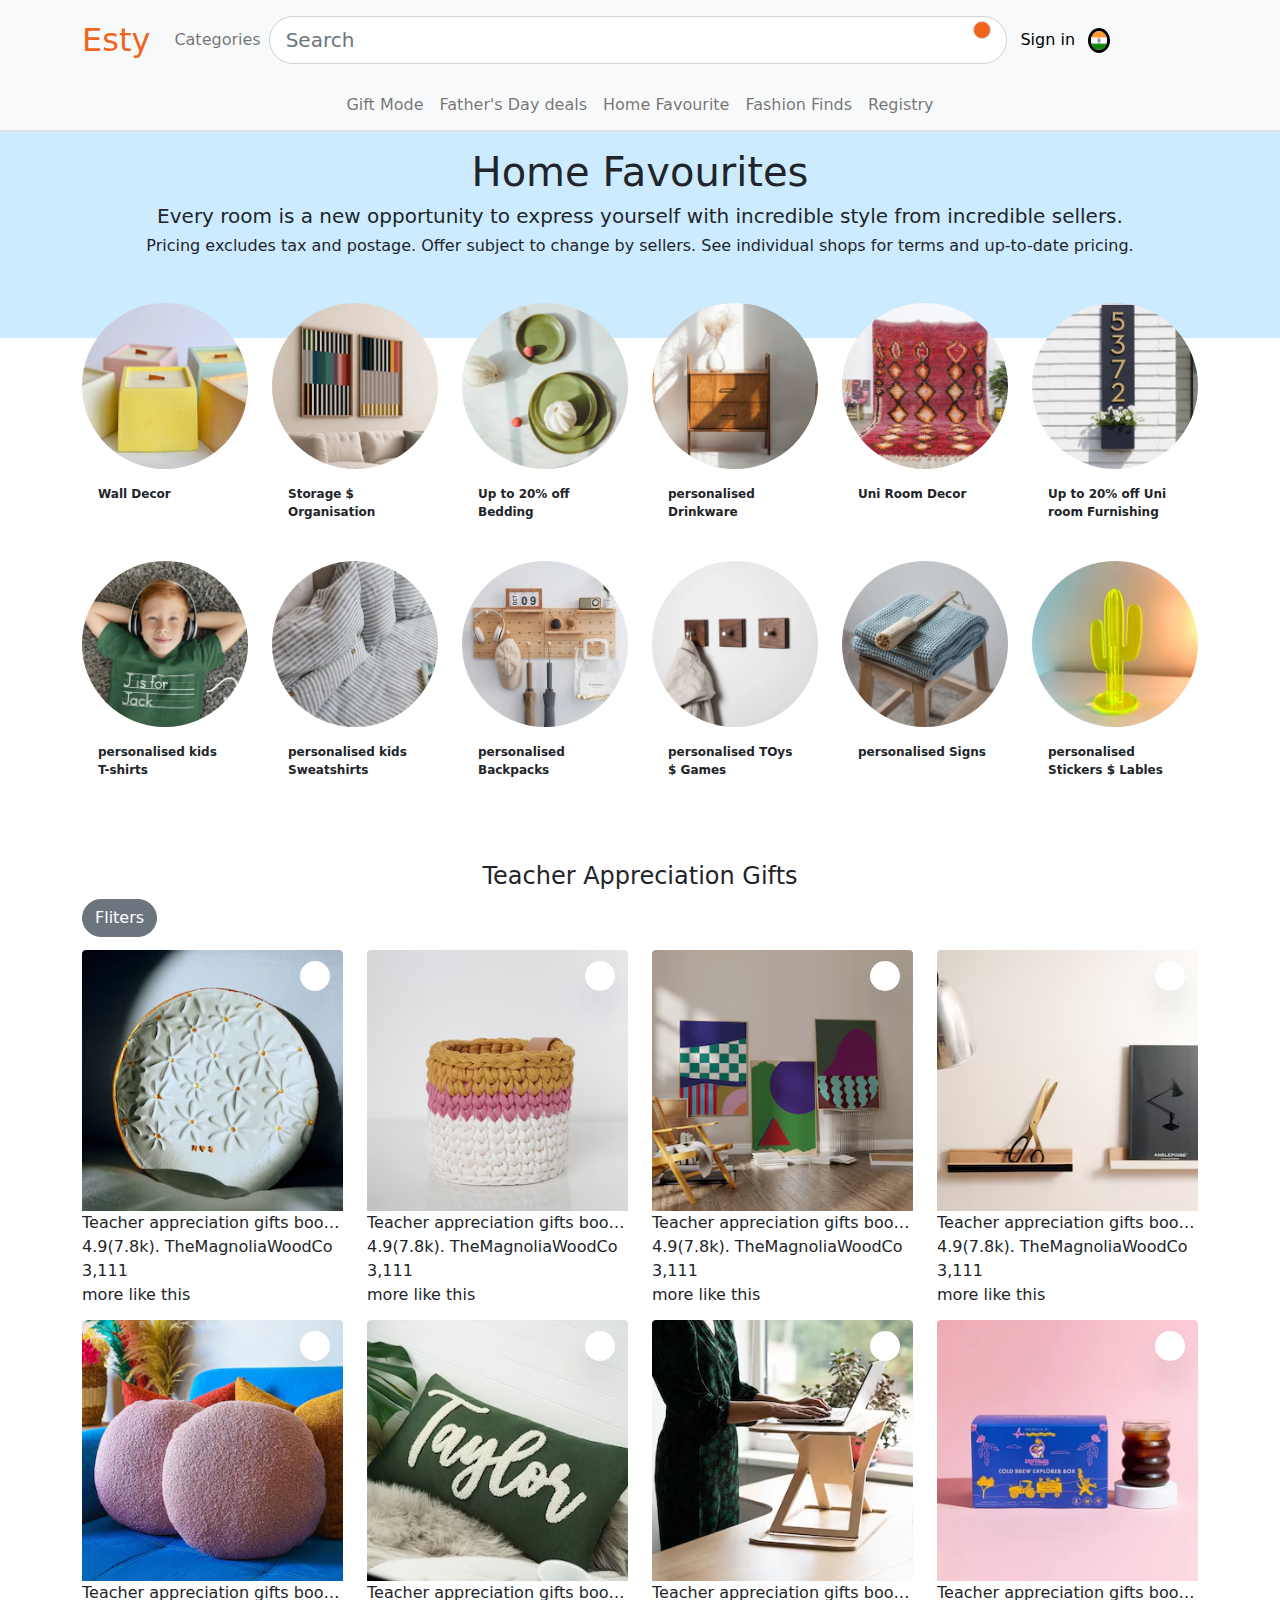
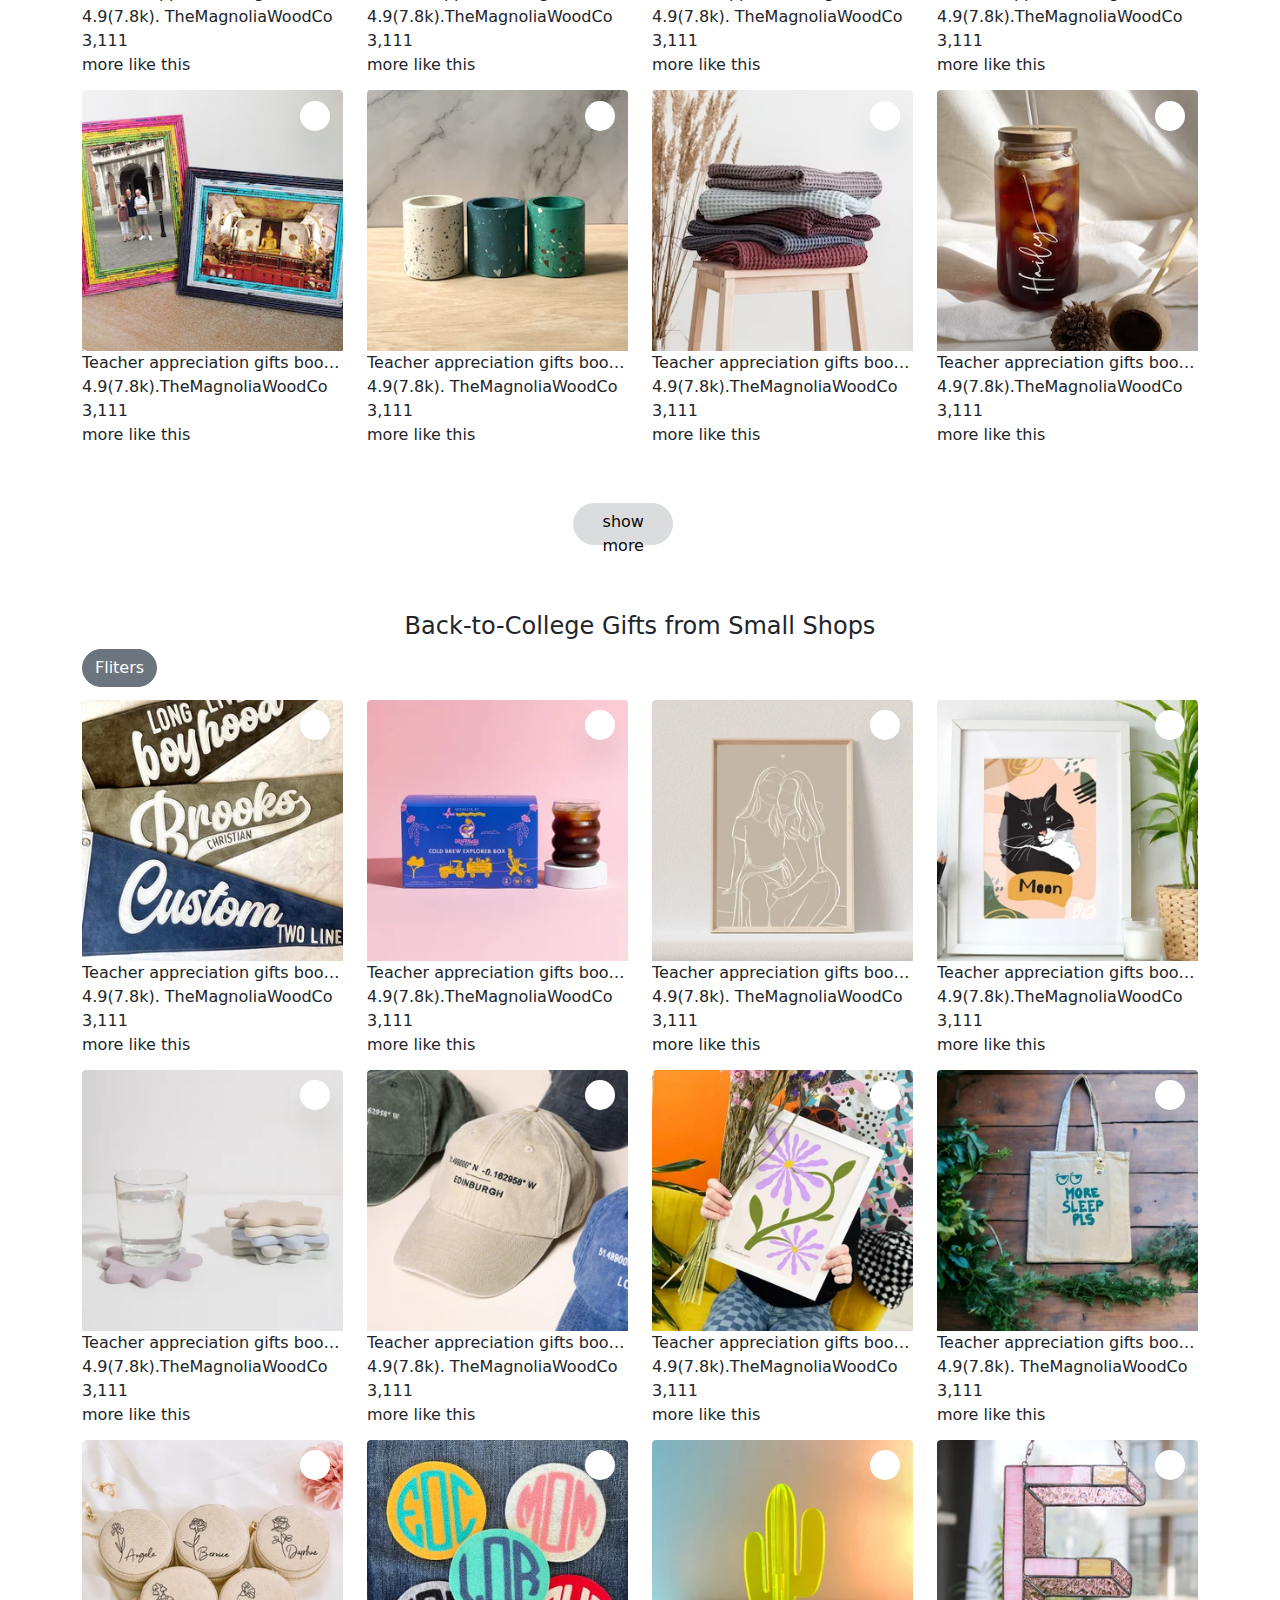
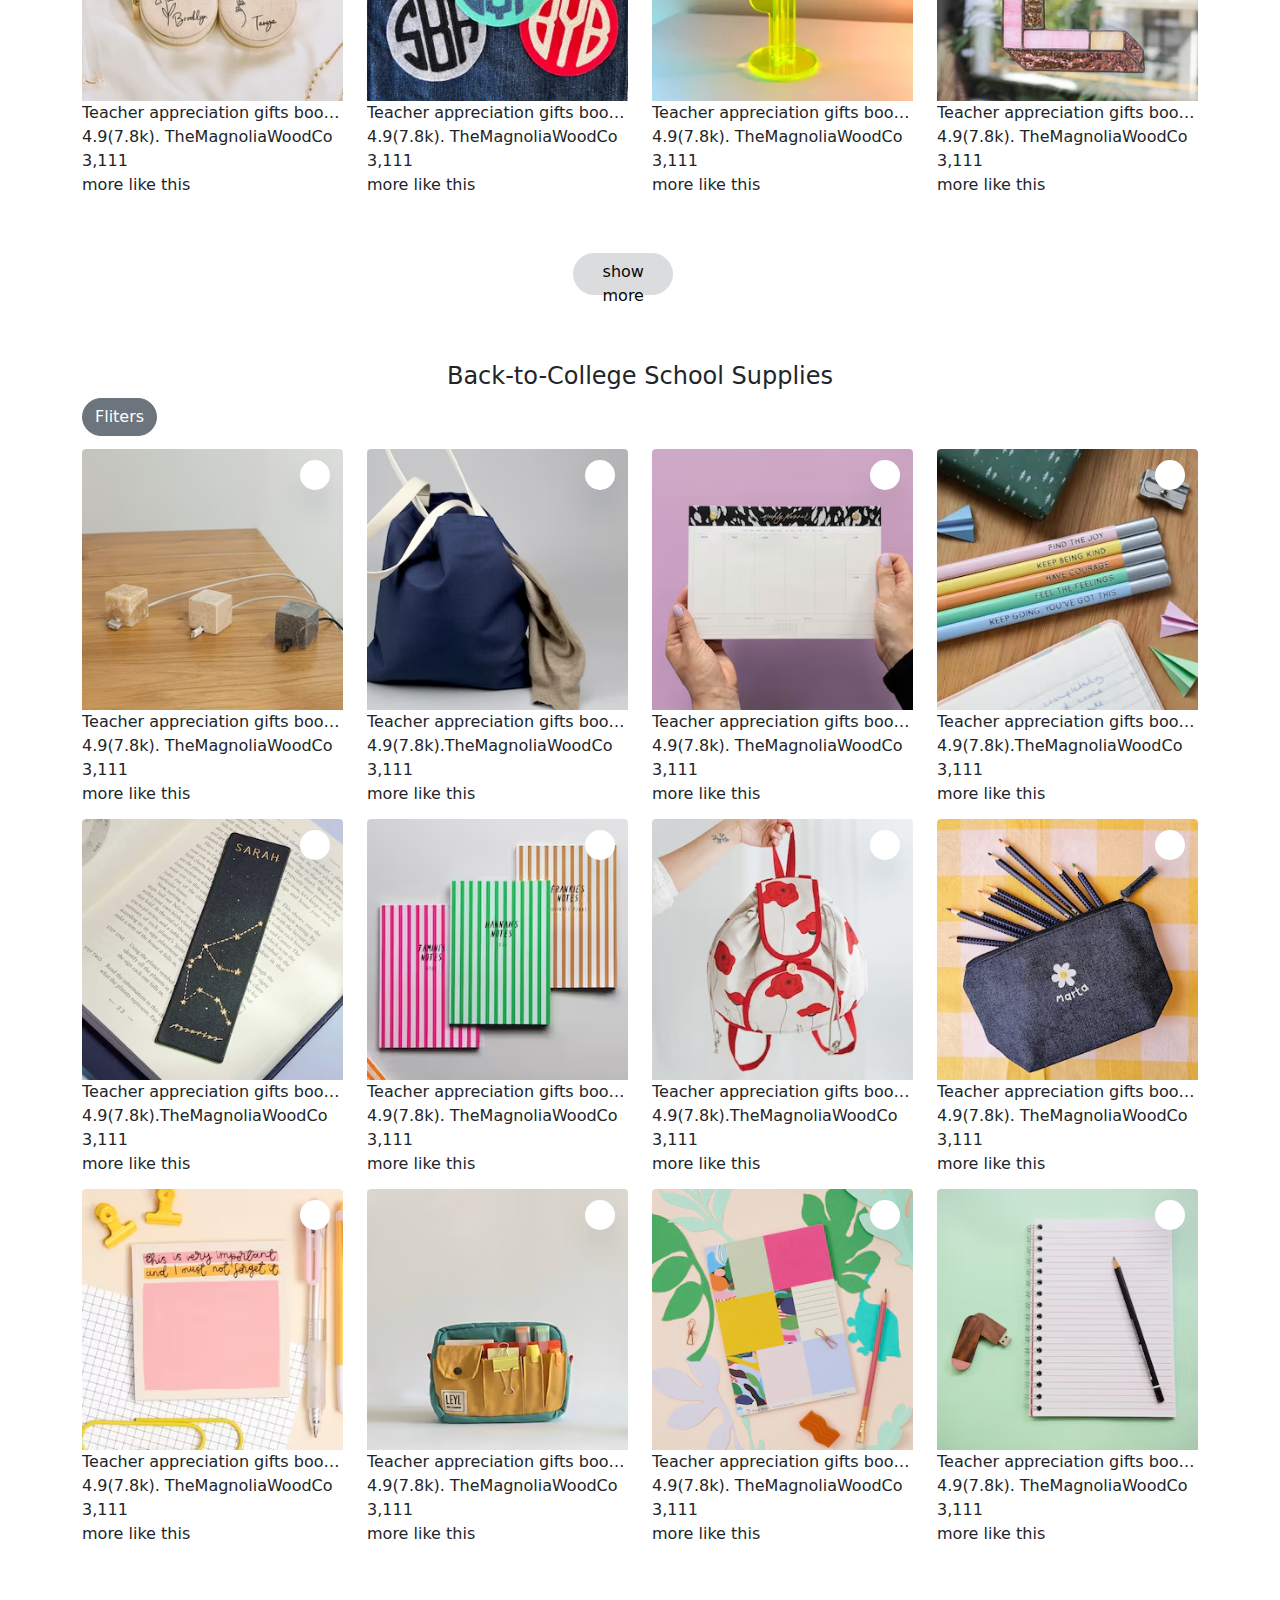
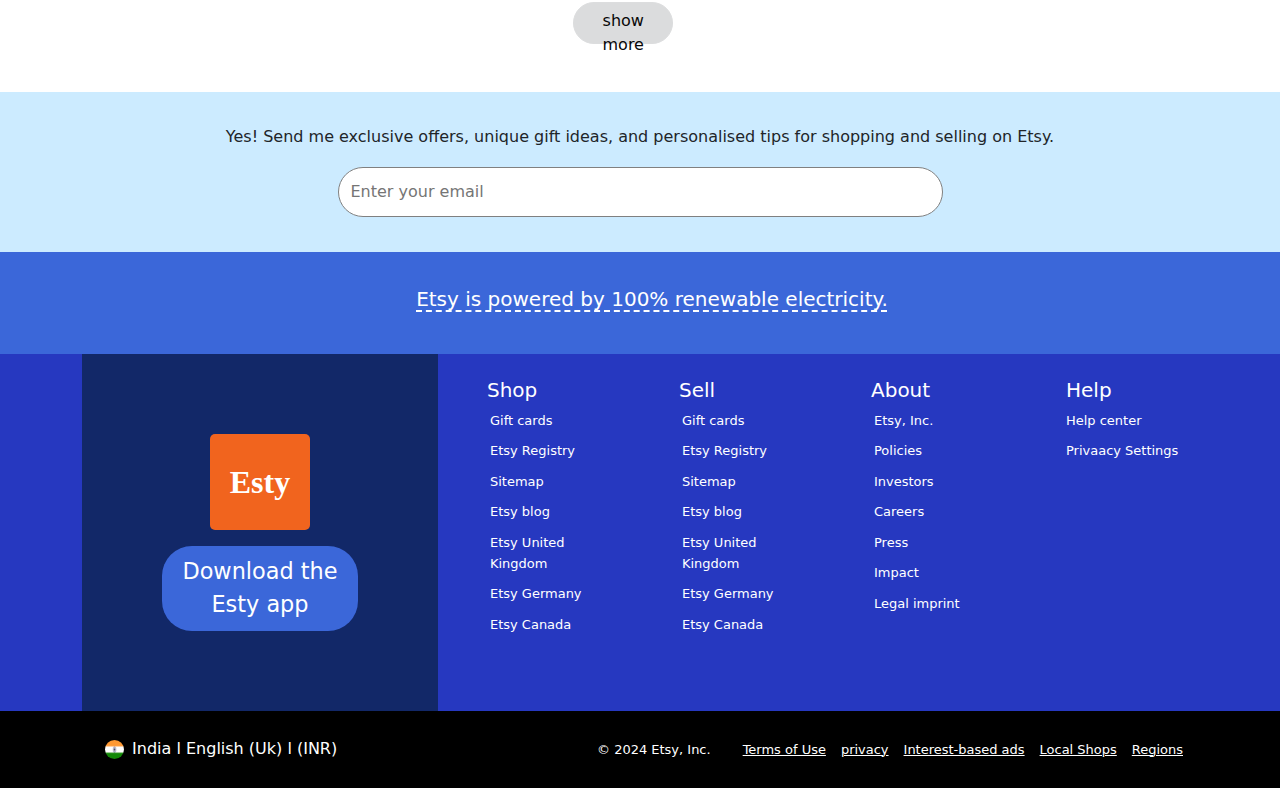
<file: html/Home-Favourites.html>
<!DOCTYPE html>
<html lang="en">

<head>
    <meta charset="UTF-8">
    <meta name="viewport" content="width=device-width, initial-scale=1.0">
    <title>Home-Favourites</title>
    <!-- Bootstrap cdn -->
    <link rel="stylesheet" href="../Assets/bootstrap-5/css/bootstrap.min.css">
    <!-- Fontawesome icons cdn -->
    <link rel="stylesheet" href="https://cdnjs.cloudflare.com/ajax/libs/font-awesome/6.5.2/css/all.min.css"
        integrity="sha512-SnH5WK+bZxgPHs44uWIX+LLJAJ9/2PkPKZ5QiAj6Ta86w+fsb2TkcmfRyVX3pBnMFcV7oQPJkl9QevSCWr3W6A=="
        crossorigin="anonymous" referrerpolicy="no-referrer" />
    <!-- style css -->
    <link rel="stylesheet" href="../css/Home-Favourites.css">
</head>

<body>


    <!-- heder part start -->
    <header>
        <nav class="navbar navbar-expand-lg navbar-light bg-light">
            <div class="container ">
                <a class="navbar-brand fs-2 fw-normal" href="../index.html" style="color: #F1641E;">Esty</a>
                <button class="navbar-toggler" type="button" data-bs-toggle="collapse"
                    data-bs-target="#navbarSupportedContent" aria-controls="navbarSupportedContent"
                    aria-expanded="false" aria-label="Toggle navigation">
                    <span class="navbar-toggler-icon"></span>
                </button>
                <div class="collapse navbar-collapse " id="navbarSupportedContent">
                    <ul class="navbar-nav me-auto mb-2 mb-lg-0">
                        <li class="nav-item dropdown text-nowrap">
                            <a class="nav-link " href="#" id="navbarDropdown" role="button" data-bs-toggle="dropdown"
                                aria-expanded="false">
                                <i class="fa-solid fa-bars"></i> Categories
                                <script
                                    src="https://cdn.jsdelivr.net/npm/bootstrap@5.0.2/dist/js/bootstrap.bundle.min.js"
                                    integrity="sha384-MrcW6ZMFYlzcLA8Nl+NtUVF0sA7MsXsP1UyJoMp4YLEuNSfAP+JcXn/tWtIaxVXM"
                                    crossorigin="anonymous"></script>
                            </a>
                            <ul class="dropdown-menu  " aria-labelledby="navbarDropdown">
                                <li><a class="dropdown-item" href="#">Accessories</a></li>
                                <li><a class="dropdown-item" href="#">Art & collectibles</a></li>
                                <li>
                                </li>
                                <li><a class="dropdown-item" href="#">baby</a></li>
                                <li><a class="dropdown-item" href="#">bags & purses</a></li>
                                <li><a class="dropdown-item" href="#">bath & beauty</a></li>
                                <li><a class="dropdown-item" href="#">books,Films & music</a></li>
                                <li><a class="dropdown-item" href="#">clothing</a></li>
                                <li><a class="dropdown-item" href="#">Craft Supplies & Tools</a></li>
                                <li><a class="dropdown-item" href="#">Electronics & Accessories</a></li>
                                <li><a class="dropdown-item" href="#">Gifts</a></li>
                                <li><a class="dropdown-item" href="#">Home & Living</a></li>
                                <li><a class="dropdown-item" href="#">Jewellery</a></li>
                                <li><a class="dropdown-item" href="#">Paper & Party Supplies</a></li>
                                <li><a class="dropdown-item" href="#">Pet Supplies</a></li>
                                <li><a class="dropdown-item" href="#">Shoes</a></li>
                                <li><a class="dropdown-item" href="#">Toys & Games</a></li>
                                <li><a class="dropdown-item" href="#">Weddings</a></li>


                            </ul>
                        </li>

                    </ul>

                </div>
                <!-- search form -->
                <form class="d-flex nav-search-form w-100">
                    <div class="input-group input-group-lg  py-2 ">
                        <input type="text" class="form-control rounded-pill w-100 position-relative "
                            aria-label="Search" type="search" placeholder="Search"
                            aria-describedby="inputGroup-sizing-lg">
                        <span class="input-group-text rounded-pill position-absolute top-0 end-0 py-2 px-2 me-3"
                            id="inputGroup-sizing-lg" style="background-color: #F1641E; margin-top: 0.8rem;"><i
                                class="fa-solid fa-magnifying-glass text-white"></i></span>
                    </div>
                </form>
                <!-- search form -->
                <div class="nav-icons d-flex align-items-center">
                    <button class="btn btn-light rounded-pill text-nowrap">Sign in</button>
                </div>
                <div class="flag">
                    <div class="d-inline-block" tabindex="0" data-bs-toggle="popover" data-bs-trigger="hover focus"
                        data-bs-placement="bottom" data-bs-content="India">
                        <img src="../imge/icons imges/india-flag-icon.webp" alt="" class="img-fluid ">
                    </div>
                </div>
                <div class="flag px-3">
                    <div class="d-inline-block" tabindex="0" data-bs-toggle="popover" data-bs-trigger="hover focus"
                        data-bs-placement="bottom" data-bs-content="Favourite">
                        <i class="fa-regular fa-heart fs-5"></i>
                    </div>
                </div>
                <div class="flag px-2">
                    <div class="d-inline-block" tabindex="0" data-bs-toggle="popover" data-bs-trigger="hover focus"
                        data-bs-placement="bottom" data-bs-content="Gift mode">
                        <i class="fa-solid fa-gift ms-2 fs-4"></i>
                    </div>
                </div>
                <div class="flag px-2">
                    <div class="d-inline-block" tabindex="0" data-bs-toggle="popover" data-bs-trigger="hover focus"
                        data-bs-placement="bottom" data-bs-content="Basket">
                        <i class="fa-solid fa-bucket ms-3 fs-5"></i>
                    </div>

                </div>
        </nav>
        <!-- As a link -->
        <nav class="navbar navbar-expand-lg navbar-light bg-light border-bottom border-2 last-nvbar">
            <div class="container">
                <div class="m-auto">
                    <ul class="navbar-nav ">
                        <li class="nav-item">
                            <a class="nav-link btn1" aria-current="page" href="./gift-card.html"><i
                                    class="fa-solid fa-gift"></i> Gift
                                Mode</a>
                        </li>
                        <li class="nav-item">
                            <a class="nav-link btn1" aria-current="page" href="./Back-to-school.html">Father's Day
                                deals</a>
                        </li>
                        <li class="nav-item">
                            <a class="nav-link btn1" aria-current="page" href="./Home-Favourites.html">Home Favourite</a>
                        </li>
                        <li class="nav-item">
                            <a class="nav-link btn1" aria-current="page" href="./Fashion-Favourites.html">Fashion Finds</a>
                        </li>
                        <li class="nav-item">
                            <a class="nav-link btn1" aria-current="page" href="./Etsy-Registry.html">Registry</a>
                        </li>

                    </ul>
                </div>
            </div>
        </nav>
    </header>
    <!-- heder part end -->


    <section id="Welldecor-section">
        <div class="container-fluid py-3 position-relative" style="background-color:#CCEBFF">
            <div class="row ">
                <div class="col-12">
                    <div class="text-center">
                        <h1>Home Favourites</h1>
                        <h5>Every room is a new opportunity to express yourself with incredible style from incredible sellers.</h5>
                        <h6>Pricing excludes tax and postage. Offer subject to change by sellers. See individual shops
                            for terms and up-to-date pricing.</h6>
                    </div>
                </div>
            </div>
            <div class="overlay position-absolute"
                style="background-color:#CCEBFF;bottom:-40%;height: 80px;width: 100%;left: 0;"></div>
        </div>
        <div class="container marketing">
            <!-- Three columns of text below the carousel -->
            <div class="row  mt-2">
                <div class="col-lg-2 mt-3 special-img-card shadow-none ">
                    <div class="card border-0 m-auto " style="background: none;">
                        <img src="../imge/product-imge/home-1.webp" alt="" class="rounded-pill m-auto img-fluid">
                        <div class="card-body m-hover-div" style="font-size: 12px;font-weight: 700;display:inline-block;">
                            Wall Decor <i class="fa-solid fa-arrow-right pt-1 ps-2 m-hover" style="font-size: 10px;"></i>
                        </div>
                    </div>
                </div>
                <div class="col-lg-2 mt-3 special-img-card shadow-none ">
                    <div class="card border-0 m-auto " style="background: none;">
                        <img src="../imge/product-imge/home-2.webp" alt="" class="rounded-pill m-auto img-fluid">
                        <div class="card-body m-hover-div" style="font-size: 12px;font-weight: 700;display:inline-block;">
                            Storage $ Organisation <i class="fa-solid fa-arrow-right pt-1 ps-2 m-hover" style="font-size: 10px;"></i>
                        </div>
                    </div>
                </div>
                <div class="col-lg-2 mt-3 special-img-card shadow-none ">
                    <div class="card border-0 m-auto " style="background: none;">
                        <img src="../imge/product-imge/home-3.webp" alt="" class="rounded-pill m-auto img-fluid">
                        <div class="card-body m-hover-div" style="font-size: 12px;font-weight: 700;display:inline-block;">
                            Up to 20% off Bedding <i class="fa-solid fa-arrow-right pt-1 ps-2 m-hover"style="font-size: 10px;"></i>
                        </div>
                    </div>
                </div>
                <div class="col-lg-2 mt-3 special-img-card shadow-none ">
                    <div class="card border-0 m-auto " style="background: none;">
                        <img src="../imge/product-imge/home-4.webp" alt="" class="rounded-pill m-auto img-fluid">
                        <div class="card-body m-hover-div" style="font-size: 12px;font-weight: 700;display:inline-block;">
                            personalised Drinkware <i class="fa-solid fa-arrow-right pt-1 ps-2 m-hover"
                                style="font-size: 10px;"></i>
                        </div>
                    </div>
                </div>
                <div class="col-lg-2 mt-3 special-img-card shadow-none ">
                    <div class="card border-0 m-auto " style="background: none;">
                        <img src="../imge/product-imge/home-5.webp" alt="" class="rounded-pill m-auto img-fluid">
                        <div class="card-body m-hover-div" style="font-size: 12px;font-weight: 700;display:inline-block;">
                            Uni Room Decor <i class="fa-solid fa-arrow-right pt-1 ps-2 m-hover" style="font-size: 10px;"></i>
                        </div>
                    </div>
                </div>
                <div class="col-lg-2 mt-3 special-img-card shadow-none ">
                    <div class="card border-0 m-auto " style="background: none;">
                        <img src="../imge/product-imge/home-6.webp" alt="" class="rounded-pill m-auto img-fluid">
                        <div class="card-body m-hover-div" style="font-size: 12px;font-weight: 700;display:inline-block;">
                            Up to 20% off Uni room Furnishing <i class="fa-solid fa-arrow-right pt-1 ps-2 m-hover"
                                style="font-size: 10px;"></i>
                        </div>
                    </div>
                </div>
            </div>
        </div>
        <div class="container marketing">
            <div class="row  mt-2">
                <div class="col-lg-2 mt-3 special-img-card shadow-none ">
                    <div class="card border-0 m-auto " style="background: none;">
                        <img src="../imge/product-imge/by-7.webp" alt="" class="rounded-pill m-auto img-fluid">
                        <div class="card-body m-hover-div" style="font-size: 12px;font-weight: 700;display:inline-block;">
                            personalised kids T-shirts <i class="fa-solid fa-arrow-right pt-1 ps-2 m-hover"
                                style="font-size: 10px;"></i>
                        </div>
                    </div>
                </div>
                <div class="col-lg-2 mt-3 special-img-card shadow-none ">
                    <div class="card border-0 m-auto " style="background: none;">
                        <img src="../imge/product-imge/home-8.webp" alt="" class="rounded-pill m-auto img-fluid">
                        <div class="card-body m-hover-div" style="font-size: 12px;font-weight: 700;display:inline-block;">
                            personalised kids Sweatshirts <i class="fa-solid fa-arrow-right pt-1 ps-2 m-hover"
                                style="font-size: 10px;"></i>
                        </div>
                    </div>
                </div>
                <div class="col-lg-2 mt-3 special-img-card shadow-none ">
                    <div class="card border-0 m-auto " style="background: none;">
                        <img src="../imge/product-imge/home-9.webp" alt="" class="rounded-pill m-auto img-fluid">
                        <div class="card-body m-hover-div" style="font-size: 12px;font-weight: 700;display:inline-block;">
                            personalised Backpacks <i class="fa-solid fa-arrow-right pt-1 ps-2 m-hover"
                                style="font-size: 10px;"></i>
                        </div>
                    </div>
                </div>
                <div class="col-lg-2 mt-3 special-img-card shadow-none ">
                    <div class="card border-0 m-auto " style="background: none;">
                        <img src="../imge/product-imge/home-10.webp" alt="" class="rounded-pill m-auto img-fluid">
                        <div class="card-body m-hover-div" style="font-size: 12px;font-weight: 700;display:inline-block;">
                            personalised TOys $ Games <i class="fa-solid fa-arrow-right pt-1 ps-2 m-hover"
                                style="font-size: 10px;"></i>
                        </div>
                    </div>
                </div>
                <div class="col-lg-2 mt-3 special-img-card shadow-none ">
                    <div class="card border-0 m-auto " style="background: none;">
                        <img src="../imge/product-imge/home-11.webp" alt="" class="rounded-pill m-auto img-fluid">
                        <div class="card-body m-hover-div" style="font-size: 12px;font-weight: 700;display:inline-block;">
                            personalised Signs <i class="fa-solid fa-arrow-right pt-1 ps-2 m-hover"
                                style="font-size: 10px;"></i>
                        </div>
                    </div>
                </div>
                <div class="col-lg-2 mt-3 special-img-card shadow-none ">
                    <div class="card border-0 m-auto " style="background: none;">
                        <img src="../imge/product-imge/home-12.webp" alt="" class="rounded-pill m-auto img-fluid">
                        <div class="card-body m-hover-div" style="font-size: 12px;font-weight: 700;display:inline-block;">
                            personalised Stickers $ Lables<i class="fa-solid fa-arrow-right pt-1 ps-2 m-hover"
                                style="font-size: 10px;"></i>
                        </div>
                    </div>
                </div>
            </div>
        </div>
        </div>
    </section>



    <section id="searching-section">
        <div class="container">
            <div class="row">
                <div class="col">
                    <h4 style="text-align: center; padding-top:6% ;">Teacher Appreciation Gifts</h4>
                    <a class="btn btn-secondary rounded-pill" data-bs-toggle="offcanvas" href="#offcanvasExample"
                        role="button" aria-controls="offcanvasExample">
                        <i class="fa-solid fa-chart-bar"></i> Fliters
                    </a>
                </div>

            </div>
        </div>
    </section>
    <div class="offcanvas offcanvas-start" tabindex="-1" id="offcanvasExample" aria-labelledby="offcanvasExampleLabel">
        <div class="offcanvas-header">
            <h5 class="offcanvas-title" id="offcanvasExampleLabel"></h5>
            <button type="button" class="btn-close text-reset" data-bs-dismiss="offcanvas" aria-label="Close"></button>
        </div>
        <div class="offcanvas-body">
            <div>
                <form>
                    <fieldset class="aska">
                        <legend class="font">
                            <h6>Special offers</h6>
                        </legend>
                        <div class="form-control border-0">
                            <input type="checkbox">
                            <label for="">Free delivery</label>
                        </div>
                        <div class="form-control border-0">
                            <input type="checkbox">
                            <label for="">On sale</label>
                        </div>
                        <legend class="font">
                            <h6>Item type</h6>
                        </legend>
                        <div class="form-control border-0">
                            <input type="radio">
                            <label for="">All items</label>
                        </div>
                        <div class="form-control border-0">
                            <input type="radio">
                            <label for="">Vintage</label>
                        </div>
                        <legend class="font">
                            <h6>Price ($)</h6>
                        </legend>
                        <div class="form-control border-0">
                            <input type="radio">
                            <label for="">Any price</label>
                        </div>
                        <div class="form-control border-0">
                            <input type="radio">
                            <label for="">Under US$ 25</label>
                        </div>
                        <div class="form-control border-0">
                            <input type="radio">
                            <label for="">US$ 25 to US$ 50</label>
                        </div>
                        <div class="form-control border-0">
                            <input type="radio">
                            <label for="">US$ 50 TO US$ 100</label>
                        </div>
                        <div class="form-control border-0">
                            <input type="radio">
                            <label for="">Over US$ 100</label>
                        </div>
                        <div class="form-control border-0">
                            <input type="radio">
                            <label for="">Custom</label>
                            <div class="border-0 gap-2 px-3 py-3"
                                style="display: flex;flex-direction: row;align-items: center;">
                                <div class="">
                                    <input type="text" placeholder="Low" class="form-control">
                                </div>
                                <div class="">
                                    <label for="">to</label>
                                </div>
                                <div class="">
                                    <input type="text" placeholder="High" class="form-control">
                                </div>
                            </div>
                        </div>
                        <legend class="font">
                            <h6>Ordering options</h6>
                        </legend>
                        <div class="form-control border-0">
                            <input type="checkbox">
                            <label for="">Accepts Etsy gift cards</label>
                        </div>
                        <div class="form-control border-0">
                            <input type="checkbox">
                            <label for="">Can be gift-wrapped</label>
                        </div>
                    </fieldset>
                </form>
            </div>

        </div>
    </div>


    <section id="Highlights-section">
        <div class="container">
            <div class="row">
                <div class="col-lg-3 col-md-12 col-12 mt-lg-0 mt-5">
                    <div class="card border-0" style="margin-top: 5%;">
                        <img src="../imge/product-imge/mo-1.avif" class="card-img-top" alt="...">
                        <i class="fa-regular fa-heart"></i>
                        <i class="fa-solid fa-camera mt-1"></i>
                        <i class="fa-solid fa-ellipsis mt-1"></i>
                        <div class="card-body p-0 border-0" style="overflow: hidden;">
                            <p style="text-overflow: ellipsis; text-wrap: nowrap;overflow: hidden;">Teacher appreciation
                                gifts bookmark wire bookmark apple teacher name custom bookmark gift, unique metal
                                bookmark wire personalised bookmarkEtsy’s Pick
                                Teacher appreciation gifts bookmark wire book</p>
                            <p>4.9<i class="fa-solid fa-star"></i><span class="">(7.8k). <i
                                        class="fa-solid fa-certificate" style="color: #a722fa;position: relative;"><i
                                            class="fa-solid fa-star"
                                            style="color: white;position: absolute;top: 50%;left: 50%;font-size: 7px;transform: translate(-50%,-50%);"></i></i>
                                    TheMagnoliaWoodCo</span></p>
                            <p class="mb-0"> <i class="fa-solid fa-indian-rupee-sign"></i> 3,111</p>
                            <p>more like this<i class="fa-solid fa-arrow-right"></i></p>
                        </div>
                    </div>
                </div>
                <div class="col-lg-3 col-md-12 col-12 mt-lg-0 mt-5">
                    <div class="card border-0" style="margin-top: 5%;">
                        <img src="../imge/product-imge/mo-2.avif" class="card-img-top" alt="...">
                        <i class="fa-regular fa-heart"></i>
                        <i class="fa-solid fa-camera mt-1"></i>
                        <i class="fa-solid fa-ellipsis mt-1"></i>
                        <div class="card-body p-0 border-0" style="overflow: hidden;">
                            <p style="text-overflow: ellipsis; text-wrap: nowrap;overflow: hidden;">Teacher appreciation
                                gifts bookmark wire bookmark apple teacher name custom bookmark gift, unique metal
                                bookmark wire personalised bookmarkEtsy’s Pick
                                Teacher appreciation gifts bookmark wire book</p>
                            <p>4.9<i class="fa-solid fa-star"></i><span class="">(7.8k). <i
                                        class="fa-solid fa-certificate" style="color: #a722fa;position: relative;"><i
                                            class="fa-solid fa-star"
                                            style="color: white;position: absolute;top: 50%;left: 50%;font-size: 7px;transform: translate(-50%,-50%);"></i></i>
                                    TheMagnoliaWoodCo</span></p>
                            <p><i class="fa-solid fa-indian-rupee-sign"></i> 3,111</p>
                            <p>more like this<i class="fa-solid fa-arrow-right"></i></p>
                        </div>
                    </div>
                </div>
                <div class="col-lg-3 col-md-12 col-12 mt-lg-0 mt-5">
                    <div class="card border-0" style="margin-top: 5%;">
                        <img src="../imge/product-imge/mo-3.avif" class="card-img-top" alt="...">
                        <i class="fa-regular fa-heart"></i>
                        <i class="fa-solid fa-camera mt-1"></i>
                        <i class="fa-solid fa-ellipsis mt-1"></i>
                        <div class="card-body p-0 border-0" style="overflow: hidden;">
                            <p style="text-overflow: ellipsis; text-wrap: nowrap;overflow: hidden;">Teacher appreciation
                                gifts bookmark wire bookmark apple teacher name custom bookmark gift, unique metal
                                bookmark wire personalised bookmarkEtsy’s Pick
                                Teacher appreciation gifts bookmark wire book</p>
                            <p>4.9<i class="fa-solid fa-star"></i><span class="">(7.8k). <i
                                        class="fa-solid fa-certificate" style="color: #a722fa;position: relative;"><i
                                            class="fa-solid fa-star"
                                            style="color: white;position: absolute;top: 50%;left: 50%;font-size: 7px;transform: translate(-50%,-50%);"></i></i>
                                    TheMagnoliaWoodCo</span></p>
                            <p><i class="fa-solid fa-indian-rupee-sign"></i> 3,111</p>
                            <p>more like this<i class="fa-solid fa-arrow-right"></i></p>
                        </div>
                    </div>
                </div>
                <div class="col-lg-3 col-md-12 col-12 mt-lg-0 mt-5">
                    <div class="card border-0" style="margin-top: 5%;">
                        <img src="../imge/product-imge/mo-4.avif" class="card-img-top" alt="...">
                        <i class="fa-regular fa-heart"></i>
                        <i class="fa-solid fa-camera mt-1"></i>
                        <i class="fa-solid fa-ellipsis mt-1"></i>
                        <div class="card-body p-0 border-0" style="overflow: hidden;">
                            <p style="text-overflow: ellipsis; text-wrap: nowrap;overflow: hidden;">Teacher appreciation
                                gifts bookmark wire bookmark apple teacher name custom bookmark gift, unique metal
                                bookmark wire personalised bookmarkEtsy’s Pick
                                Teacher appreciation gifts bookmark wire book</p>
                            <p>4.9<i class="fa-solid fa-star"></i><span class="">(7.8k). <i
                                        class="fa-solid fa-certificate" style="color: #a722fa;position: relative;"><i
                                            class="fa-solid fa-star"
                                            style="color: white;position: absolute;top: 50%;left: 50%;font-size: 7px;transform: translate(-50%,-50%);"></i></i>
                                    TheMagnoliaWoodCo</span></p>
                            <p><i class="fa-solid fa-indian-rupee-sign"></i> 3,111</p>
                            <p>more like this<i class="fa-solid fa-arrow-right"></i></p>
                        </div>
                    </div>
                </div>
                <div class="col-lg-3 col-md-12 col-12 mt-lg-0 mt-5">
                    <div class="card border-0" style="margin-top: 5%;">
                        <img src="../imge/product-imge/mo-5.webp" class="card-img-top" alt="...">
                        <i class="fa-regular fa-heart"></i>
                        <i class="fa-solid fa-camera mt-1"></i>
                        <i class="fa-solid fa-ellipsis mt-1"></i>
                        <div class="card-body p-0 border-0" style="overflow: hidden;">
                            <p style="text-overflow: ellipsis; text-wrap: nowrap;overflow: hidden;">Teacher appreciation
                                gifts bookmark wire bookmark apple teacher name custom bookmark gift, unique metal
                                bookmark wire personalised bookmarkEtsy’s Pick
                                Teacher appreciation gifts bookmark wire book</p>
                            <p>4.9<i class="fa-solid fa-star"></i><span class="">(7.8k). <i
                                        class="fa-solid fa-certificate" style="color: #a722fa;position: relative;"><i
                                            class="fa-solid fa-star"
                                            style="color: white;position: absolute;top: 50%;left: 50%;font-size: 7px;transform: translate(-50%,-50%);"></i></i>
                                    TheMagnoliaWoodCo</span></p>
                            <p><i class="fa-solid fa-indian-rupee-sign"></i> 3,111</p>
                            <p>more like this<i class="fa-solid fa-arrow-right"></i></p>
                        </div>
                    </div>
                </div>
                <div class="col-lg-3 col-md-12 col-12 mt-lg-0 mt-5">
                    <div class="card border-0" style="margin-top: 5%;">
                        <img src="../imge/product-imge/mo-6.avif" class="card-img-top" alt="...">
                        <i class="fa-regular fa-heart"></i>
                        <i class="fa-solid fa-camera mt-1"></i>
                        <i class="fa-solid fa-ellipsis mt-1"></i>
                        <div class="card-body p-0 border-0" style="overflow: hidden;">
                            <p style="text-overflow: ellipsis; text-wrap: nowrap;overflow: hidden;">Teacher appreciation
                                gifts bookmark wire bookmark apple teacher name custom bookmark gift, unique metal
                                bookmark wire personalised bookmarkEtsy’s Pick
                                Teacher appreciation gifts bookmark wire book</p>
                            <p>4.9<i class="fa-solid fa-star"></i>(7.8k).TheMagnoliaWoodCo</p>
                            <p><i class="fa-solid fa-indian-rupee-sign"></i> 3,111</p>
                            <p>more like this<i class="fa-solid fa-arrow-right"></i></p>
                        </div>
                    </div>
                </div>
                <div class="col-lg-3 col-md-12 col-12 mt-lg-0 mt-5">
                    <div class="card border-0" style="margin-top: 5%;">
                        <img src="../imge/product-imge/mo-7.avif" class="card-img-top" alt="...">
                        <i class="fa-regular fa-heart"></i>
                        <i class="fa-solid fa-camera mt-1"></i>
                        <i class="fa-solid fa-ellipsis mt-1"></i>
                        <div class="card-body p-0 border-0" style="overflow: hidden;">
                            <p style="text-overflow: ellipsis; text-wrap: nowrap;overflow: hidden;">Teacher appreciation
                                gifts bookmark wire bookmark apple teacher name custom bookmark gift, unique metal
                                bookmark wire personalised bookmarkEtsy’s Pick
                                Teacher appreciation gifts bookmark wire book</p>
                            <p>4.9<i class="fa-solid fa-star"></i><span class="">(7.8k). <i
                                        class="fa-solid fa-certificate" style="color: #a722fa;position: relative;"><i
                                            class="fa-solid fa-star"
                                            style="color: white;position: absolute;top: 50%;left: 50%;font-size: 7px;transform: translate(-50%,-50%);"></i></i>
                                    TheMagnoliaWoodCo</span></p>
                            <p><i class="fa-solid fa-indian-rupee-sign"></i> 3,111</p>
                            <p>more like this<i class="fa-solid fa-arrow-right"></i></p>
                        </div>
                    </div>
                </div>
                <div class="col-lg-3 col-md-12 col-12 mt-lg-0 mt-5">
                    <div class="card border-0" style="margin-top: 5%;">
                        <img src="../imge/product-imge/mo-8.webp" class="card-img-top" alt="...">
                        <i class="fa-regular fa-heart"></i>
                        <i class="fa-solid fa-camera mt-1"></i>
                        <i class="fa-solid fa-ellipsis mt-1"></i>
                        <div class="card-body p-0 border-0" style="overflow: hidden;">
                            <p style="text-overflow: ellipsis; text-wrap: nowrap;overflow: hidden;">Teacher appreciation
                                gifts bookmark wire bookmark apple teacher name custom bookmark gift, unique metal
                                bookmark wire personalised bookmarkEtsy’s Pick
                                Teacher appreciation gifts bookmark wire book</p>
                            <p>4.9<i class="fa-solid fa-star"></i>(7.8k).TheMagnoliaWoodCo</p>
                            <p><i class="fa-solid fa-indian-rupee-sign"></i> 3,111</p>
                            <p>more like this<i class="fa-solid fa-arrow-right"></i></p>
                        </div>
                    </div>
                </div>
                <div class="col-lg-3 col-md-12 col-12 mt-lg-0 mt-5">
                    <div class="card border-0" style="margin-top: 5%;">
                        <img src="../imge/product-imge/mo-9.avif" class="card-img-top" alt="...">
                        <i class="fa-regular fa-heart"></i>
                        <i class="fa-solid fa-camera mt-1"></i>
                        <i class="fa-solid fa-ellipsis mt-1"></i>
                        <div class="card-body p-0 border-0" style="overflow: hidden;">
                            <p style="text-overflow: ellipsis; text-wrap: nowrap;overflow: hidden;">Teacher appreciation
                                gifts bookmark wire bookmark apple teacher name custom bookmark gift, unique metal
                                bookmark wire personalised bookmarkEtsy’s Pick
                                Teacher appreciation gifts bookmark wire book</p>
                            <p>4.9<i class="fa-solid fa-star"></i>(7.8k).TheMagnoliaWoodCo</p>
                            <p><i class="fa-solid fa-indian-rupee-sign"></i> 3,111</p>
                            <p>more like this<i class="fa-solid fa-arrow-right"></i></p>
                        </div>
                    </div>
                </div>
                <div class="col-lg-3 col-md-12 col-12 mt-lg-0 mt-5">
                    <div class="card border-0" style="margin-top: 5%;">
                        <img src="../imge/product-imge/mo-10.avif" class="card-img-top" alt="...">
                        <i class="fa-regular fa-heart"></i>
                        <i class="fa-solid fa-camera mt-1"></i>
                        <i class="fa-solid fa-ellipsis mt-1"></i>
                        <div class="card-body p-0 border-0" style="overflow: hidden;">
                            <p style="text-overflow: ellipsis; text-wrap: nowrap;overflow: hidden;">Teacher appreciation
                                gifts bookmark wire bookmark apple teacher name custom bookmark gift, unique metal
                                bookmark wire personalised bookmarkEtsy’s Pick
                                Teacher appreciation gifts bookmark wire book</p>
                            <p>4.9<i class="fa-solid fa-star"></i><span class="">(7.8k). <i
                                        class="fa-solid fa-certificate" style="color: #a722fa;position: relative;"><i
                                            class="fa-solid fa-star"
                                            style="color: white;position: absolute;top: 50%;left: 50%;font-size: 7px;transform: translate(-50%,-50%);"></i></i>
                                    TheMagnoliaWoodCo</span></p>
                            <p><i class="fa-solid fa-indian-rupee-sign"></i> 3,111</p>
                            <p>more like this<i class="fa-solid fa-arrow-right"></i></p>
                        </div>
                    </div>
                </div>
                <div class="col-lg-3 col-md-12 col-12 mt-lg-0 mt-5">
                    <div class="card border-0" style="margin-top: 5%;">
                        <img src="../imge/product-imge/mo-11.avif" class="card-img-top" alt="...">
                        <i class="fa-regular fa-heart"></i>
                        <i class="fa-solid fa-camera mt-1"></i>
                        <i class="fa-solid fa-ellipsis mt-1"></i>
                        <div class="card-body p-0 border-0" style="overflow: hidden;">
                            <p style="text-overflow: ellipsis; text-wrap: nowrap;overflow: hidden;">Teacher appreciation
                                gifts bookmark wire bookmark apple teacher name custom bookmark gift, unique metal
                                bookmark wire personalised bookmarkEtsy’s Pick
                                Teacher appreciation gifts bookmark wire book</p>
                            <p>4.9<i class="fa-solid fa-star"></i>(7.8k).TheMagnoliaWoodCo</p>
                            <p><i class="fa-solid fa-indian-rupee-sign"></i> 3,111</p>
                            <p>more like this<i class="fa-solid fa-arrow-right"></i></p>
                        </div>
                    </div>
                </div>
                <div class="col-lg-3 col-md-12 col-12 mt-lg-0 mt-5">
                    <div class="card border-0" style="margin-top: 5%;">
                        <img src="../imge/product-imge/mo-12.avif" class="card-img-top" alt="...">
                        <i class="fa-regular fa-heart"></i>
                        <i class="fa-solid fa-camera mt-1"></i>
                        <i class="fa-solid fa-ellipsis mt-1"></i>
                        <div class="card-body p-0 border-0" style="overflow: hidden;">
                            <p style="text-overflow: ellipsis; text-wrap: nowrap;overflow: hidden;">Teacher appreciation
                                gifts bookmark wire bookmark apple teacher name custom bookmark gift, unique metal
                                bookmark wire personalised bookmarkEtsy’s Pick
                                Teacher appreciation gifts bookmark wire book</p>
                            <p>4.9<i class="fa-solid fa-star"></i>(7.8k).TheMagnoliaWoodCo</p>
                            <p><i class="fa-solid fa-indian-rupee-sign"></i> 3,111</p>
                            <p>more like this<i class="fa-solid fa-arrow-right"></i></p>
                        </div>
                    </div>
                </div>
            </div>
            <a class="btn btn-primary" href="#" role="button">show more</a>
        </div>
    </section>


    <section id="College-section">
        <div class="container">
            <div class="row">
                <div class="col">
                    <h4 style="text-align: center; padding-top:6% ;">Back-to-College Gifts from Small Shops</h4>
                    <a class="btn btn-secondary rounded-pill" data-bs-toggle="offcanvas" href="#offcanvasExample"
                        role="button" aria-controls="offcanvasExample">
                        <i class="fa-solid fa-chart-bar"></i> Fliters
                    </a>
                </div>

            </div>
        </div>
    </section>

    <section id="Shops-section">
        <div class="container">
            <div class="row">
                <div class="col-lg-3 col-md-12 col-12 mt-lg-0 mt-5">
                    <div class="card border-0" style="margin-top: 5%;">
                        <img src="../imge/product-imge/pt-1.webp" class="card-img-top" alt="...">
                        <i class="fa-regular fa-heart"></i>
                        <i class="fa-solid fa-camera mt-1"></i>
                        <i class="fa-solid fa-ellipsis mt-1"></i>
                        <div class="card-body p-0 border-0" style="overflow: hidden;">
                            <p style="text-overflow: ellipsis; text-wrap: nowrap;overflow: hidden;">Teacher appreciation
                                gifts bookmark wire bookmark apple teacher name custom bookmark gift, unique metal
                                bookmark wire personalised bookmarkEtsy’s Pick
                                Teacher appreciation gifts bookmark wire book</p>
                            <p>4.9<i class="fa-solid fa-star"></i><span class="">(7.8k). <i
                                        class="fa-solid fa-certificate" style="color: #a722fa;position: relative;"><i
                                            class="fa-solid fa-star"
                                            style="color: white;position: absolute;top: 50%;left: 50%;font-size: 7px;transform: translate(-50%,-50%);"></i></i>
                                    TheMagnoliaWoodCo</span></p>
                            <p class="mb-0"> <i class="fa-solid fa-indian-rupee-sign"></i> 3,111</p>
                            <p>more like this<i class="fa-solid fa-arrow-right"></i></p>
                        </div>
                    </div>
                </div>
                <div class="col-lg-3 col-md-12 col-12 mt-lg-0 mt-5">
                    <div class="card border-0" style="margin-top: 5%;">
                        <img src="../imge/product-imge/pt-2.webp" class="card-img-top" alt="...">
                        <i class="fa-regular fa-heart"></i>
                        <i class="fa-solid fa-camera mt-1"></i>
                        <i class="fa-solid fa-ellipsis mt-1"></i>
                        <div class="card-body p-0 border-0" style="overflow: hidden;">
                            <p style="text-overflow: ellipsis; text-wrap: nowrap;overflow: hidden;">Teacher appreciation
                                gifts bookmark wire bookmark apple teacher name custom bookmark gift, unique metal
                                bookmark wire personalised bookmarkEtsy’s Pick
                                Teacher appreciation gifts bookmark wire book</p>
                            <p>4.9<i class="fa-solid fa-star"></i>(7.8k).TheMagnoliaWoodCo</p>
                            <p class="mb-0"> <i class="fa-solid fa-indian-rupee-sign"></i> 3,111</p>
                            <p>more like this<i class="fa-solid fa-arrow-right"></i></p>
                        </div>
                    </div>
                </div>
                <div class="col-lg-3 col-md-12 col-12 mt-lg-0 mt-5">
                    <div class="card border-0" style="margin-top: 5%;">
                        <img src="../imge/product-imge/pt-3.webp" class="card-img-top" alt="...">
                        <i class="fa-regular fa-heart"></i>
                        <i class="fa-solid fa-camera mt-1"></i>
                        <i class="fa-solid fa-ellipsis mt-1"></i>
                        <div class="card-body p-0 border-0" style="overflow: hidden;">
                            <p style="text-overflow: ellipsis; text-wrap: nowrap;overflow: hidden;">Teacher appreciation
                                gifts bookmark wire bookmark apple teacher name custom bookmark gift, unique metal
                                bookmark wire personalised bookmarkEtsy’s Pick
                                Teacher appreciation gifts bookmark wire book</p>
                            <p>4.9<i class="fa-solid fa-star"></i><span class="">(7.8k). <i
                                        class="fa-solid fa-certificate" style="color: #a722fa;position: relative;"><i
                                            class="fa-solid fa-star"
                                            style="color: white;position: absolute;top: 50%;left: 50%;font-size: 7px;transform: translate(-50%,-50%);"></i></i>
                                    TheMagnoliaWoodCo</span></p>
                            <p class="mb-0"> <i class="fa-solid fa-indian-rupee-sign"></i> 3,111</p>
                            <p>more like this<i class="fa-solid fa-arrow-right"></i></p>
                        </div>
                    </div>
                </div>
                <div class="col-lg-3 col-md-12 col-12 mt-lg-0 mt-5">
                    <div class="card border-0" style="margin-top: 5%;">
                        <img src="../imge/product-imge/pt-4.webp" class="card-img-top" alt="...">
                        <i class="fa-regular fa-heart"></i>
                        <i class="fa-solid fa-camera mt-1"></i>
                        <i class="fa-solid fa-ellipsis mt-1"></i>
                        <div class="card-body p-0 border-0" style="overflow: hidden;">
                            <p style="text-overflow: ellipsis; text-wrap: nowrap;overflow: hidden;">Teacher appreciation
                                gifts bookmark wire bookmark apple teacher name custom bookmark gift, unique metal
                                bookmark wire personalised bookmarkEtsy’s Pick
                                Teacher appreciation gifts bookmark wire book</p>
                            <p>4.9<i class="fa-solid fa-star"></i>(7.8k).TheMagnoliaWoodCo</p>
                            <p class="mb-0"> <i class="fa-solid fa-indian-rupee-sign"></i> 3,111</p>
                            <p>more like this<i class="fa-solid fa-arrow-right"></i></p>
                        </div>
                    </div>
                </div>
                <div class="col-lg-3 col-md-12 col-12 mt-lg-0 mt-5">
                    <div class="card border-0" style="margin-top: 5%;">
                        <img src="../imge/product-imge/pt-5.webp" class="card-img-top" alt="...">
                        <i class="fa-regular fa-heart"></i>
                        <i class="fa-solid fa-camera mt-1"></i>
                        <i class="fa-solid fa-ellipsis mt-1"></i>
                        <div class="card-body p-0 border-0" style="overflow: hidden;">
                            <p style="text-overflow: ellipsis; text-wrap: nowrap;overflow: hidden;">Teacher appreciation
                                gifts bookmark wire bookmark apple teacher name custom bookmark gift, unique metal
                                bookmark wire personalised bookmarkEtsy’s Pick
                                Teacher appreciation gifts bookmark wire book</p>
                            <p>4.9<i class="fa-solid fa-star"></i>(7.8k).TheMagnoliaWoodCo</p>
                            <p class="mb-0"> <i class="fa-solid fa-indian-rupee-sign"></i> 3,111</p>
                            <p>more like this<i class="fa-solid fa-arrow-right"></i></p>
                        </div>
                    </div>
                </div>
                <div class="col-lg-3 col-md-12 col-12 mt-lg-0 mt-5">
                    <div class="card border-0" style="margin-top: 5%;">
                        <img src="../imge/product-imge/pt-6.webp" class="card-img-top" alt="...">
                        <i class="fa-regular fa-heart"></i>
                        <i class="fa-solid fa-camera mt-1"></i>
                        <i class="fa-solid fa-ellipsis mt-1"></i>
                        <div class="card-body p-0 border-0" style="overflow: hidden;">
                            <p style="text-overflow: ellipsis; text-wrap: nowrap;overflow: hidden;">Teacher appreciation
                                gifts bookmark wire bookmark apple teacher name custom bookmark gift, unique metal
                                bookmark wire personalised bookmarkEtsy’s Pick
                                Teacher appreciation gifts bookmark wire book</p>
                            <p>4.9<i class="fa-solid fa-star"></i><span class="">(7.8k). <i
                                        class="fa-solid fa-certificate" style="color: #a722fa;position: relative;"><i
                                            class="fa-solid fa-star"
                                            style="color: white;position: absolute;top: 50%;left: 50%;font-size: 7px;transform: translate(-50%,-50%);"></i></i>
                                    TheMagnoliaWoodCo</span></p>
                            <p class="mb-0"> <i class="fa-solid fa-indian-rupee-sign"></i> 3,111</p>
                            <p>more like this<i class="fa-solid fa-arrow-right"></i></p>
                        </div>
                    </div>
                </div>
                <div class="col-lg-3 col-md-12 col-12 mt-lg-0 mt-5">
                    <div class="card border-0" style="margin-top: 5%;">
                        <img src="../imge/product-imge/pt-7.webp" class="card-img-top" alt="...">
                        <i class="fa-regular fa-heart"></i>
                        <i class="fa-solid fa-camera mt-1"></i>
                        <i class="fa-solid fa-ellipsis mt-1"></i>
                        <div class="card-body p-0 border-0" style="overflow: hidden;">
                            <p style="text-overflow: ellipsis; text-wrap: nowrap;overflow: hidden;">Teacher appreciation
                                gifts bookmark wire bookmark apple teacher name custom bookmark gift, unique metal
                                bookmark wire personalised bookmarkEtsy’s Pick
                                Teacher appreciation gifts bookmark wire book</p>
                            <p>4.9<i class="fa-solid fa-star"></i>(7.8k).TheMagnoliaWoodCo</p>
                            <p class="mb-0"> <i class="fa-solid fa-indian-rupee-sign"></i> 3,111</p>
                            <p>more like this<i class="fa-solid fa-arrow-right"></i></p>
                        </div>
                    </div>
                </div>
                <div class="col-lg-3 col-md-12 col-12 mt-lg-0 mt-5">
                    <div class="card border-0" style="margin-top: 5%;">
                        <img src="../imge/product-imge/pt-8.webp" class="card-img-top" alt="...">
                        <i class="fa-regular fa-heart"></i>
                        <i class="fa-solid fa-camera mt-1"></i>
                        <i class="fa-solid fa-ellipsis mt-1"></i>
                        <div class="card-body p-0 border-0" style="overflow: hidden;">
                            <p style="text-overflow: ellipsis; text-wrap: nowrap;overflow: hidden;">Teacher appreciation
                                gifts bookmark wire bookmark apple teacher name custom bookmark gift, unique metal
                                bookmark wire personalised bookmarkEtsy’s Pick
                                Teacher appreciation gifts bookmark wire book</p>
                            <p>4.9<i class="fa-solid fa-star"></i><span class="">(7.8k). <i
                                        class="fa-solid fa-certificate" style="color: #a722fa;position: relative;"><i
                                            class="fa-solid fa-star"
                                            style="color: white;position: absolute;top: 50%;left: 50%;font-size: 7px;transform: translate(-50%,-50%);"></i></i>
                                    TheMagnoliaWoodCo</span></p>
                            <p class="mb-0"> <i class="fa-solid fa-indian-rupee-sign"></i> 3,111</p>
                            <p>more like this<i class="fa-solid fa-arrow-right"></i></p>
                        </div>
                    </div>
                </div>
                <div class="col-lg-3 col-md-12 col-12 mt-lg-0 mt-5">
                    <div class="card border-0" style="margin-top: 5%;">
                        <img src="../imge/product-imge/pt-9.webp" class="card-img-top" alt="...">
                        <i class="fa-regular fa-heart"></i>
                        <i class="fa-solid fa-camera mt-1"></i>
                        <i class="fa-solid fa-ellipsis mt-1"></i>
                        <div class="card-body p-0 border-0" style="overflow: hidden;">
                            <p style="text-overflow: ellipsis; text-wrap: nowrap;overflow: hidden;">Teacher appreciation
                                gifts bookmark wire bookmark apple teacher name custom bookmark gift, unique metal
                                bookmark wire personalised bookmarkEtsy’s Pick
                                Teacher appreciation gifts bookmark wire book</p>
                            <p>4.9<i class="fa-solid fa-star"></i><span class="">(7.8k). <i
                                        class="fa-solid fa-certificate" style="color: #a722fa;position: relative;"><i
                                            class="fa-solid fa-star"
                                            style="color: white;position: absolute;top: 50%;left: 50%;font-size: 7px;transform: translate(-50%,-50%);"></i></i>
                                    TheMagnoliaWoodCo</span></p>
                            <p class="mb-0"> <i class="fa-solid fa-indian-rupee-sign"></i> 3,111</p>
                            <p>more like this<i class="fa-solid fa-arrow-right"></i></p>
                        </div>
                    </div>
                </div>
                <div class="col-lg-3 col-md-12 col-12 mt-lg-0 mt-5">
                    <div class="card border-0" style="margin-top: 5%;">
                        <img src="../imge/product-imge/pt-10.webp" class="card-img-top" alt="...">
                        <i class="fa-regular fa-heart"></i>
                        <i class="fa-solid fa-camera mt-1"></i>
                        <i class="fa-solid fa-ellipsis mt-1"></i>
                        <div class="card-body p-0 border-0" style="overflow: hidden;">
                            <p style="text-overflow: ellipsis; text-wrap: nowrap;overflow: hidden;">Teacher appreciation
                                gifts bookmark wire bookmark apple teacher name custom bookmark gift, unique metal
                                bookmark wire personalised bookmarkEtsy’s Pick
                                Teacher appreciation gifts bookmark wire book</p>
                            <p>4.9<i class="fa-solid fa-star"></i><span class="">(7.8k). <i
                                        class="fa-solid fa-certificate" style="color: #a722fa;position: relative;"><i
                                            class="fa-solid fa-star"
                                            style="color: white;position: absolute;top: 50%;left: 50%;font-size: 7px;transform: translate(-50%,-50%);"></i></i>
                                    TheMagnoliaWoodCo</span></p>
                            <p class="mb-0"> <i class="fa-solid fa-indian-rupee-sign"></i> 3,111</p>
                            <p>more like this<i class="fa-solid fa-arrow-right"></i></p>
                        </div>
                    </div>
                </div>
                <div class="col-lg-3 col-md-12 col-12 mt-lg-0 mt-5">
                    <div class="card border-0" style="margin-top: 5%;">
                        <img src="../imge/product-imge/pt-11.webp" class="card-img-top" alt="...">
                        <i class="fa-regular fa-heart"></i>
                        <i class="fa-solid fa-camera mt-1"></i>
                        <i class="fa-solid fa-ellipsis mt-1"></i>
                        <div class="card-body p-0 border-0" style="overflow: hidden;">
                            <p style="text-overflow: ellipsis; text-wrap: nowrap;overflow: hidden;">Teacher appreciation
                                gifts bookmark wire bookmark apple teacher name custom bookmark gift, unique metal
                                bookmark wire personalised bookmarkEtsy’s Pick
                                Teacher appreciation gifts bookmark wire book</p>
                            <p>4.9<i class="fa-solid fa-star"></i><span class="">(7.8k). <i
                                        class="fa-solid fa-certificate" style="color: #a722fa;position: relative;"><i
                                            class="fa-solid fa-star"
                                            style="color: white;position: absolute;top: 50%;left: 50%;font-size: 7px;transform: translate(-50%,-50%);"></i></i>
                                    TheMagnoliaWoodCo</span></p>
                            <p class="mb-0"> <i class="fa-solid fa-indian-rupee-sign"></i> 3,111</p>
                            <p>more like this<i class="fa-solid fa-arrow-right"></i></p>
                        </div>
                    </div>
                </div>
                <div class="col-lg-3 col-md-12 col-12 mt-lg-0 mt-5">
                    <div class="card border-0" style="margin-top: 5%;">
                        <img src="../imge/product-imge/pt-12.webp" class="card-img-top" alt="...">
                        <i class="fa-regular fa-heart"></i>
                        <i class="fa-solid fa-camera mt-1"></i>
                        <i class="fa-solid fa-ellipsis mt-1"></i>
                        <div class="card-body p-0 border-0" style="overflow: hidden;">
                            <p style="text-overflow: ellipsis; text-wrap: nowrap;overflow: hidden;">Teacher appreciation
                                gifts bookmark wire bookmark apple teacher name custom bookmark gift, unique metal
                                bookmark wire personalised bookmarkEtsy’s Pick
                                Teacher appreciation gifts bookmark wire book</p>
                            <p>4.9<i class="fa-solid fa-star"></i><span class="">(7.8k). <i
                                        class="fa-solid fa-certificate" style="color: #a722fa;position: relative;"><i
                                            class="fa-solid fa-star"
                                            style="color: white;position: absolute;top: 50%;left: 50%;font-size: 7px;transform: translate(-50%,-50%);"></i></i>
                                    TheMagnoliaWoodCo</span></p>
                            <p class="mb-0"> <i class="fa-solid fa-indian-rupee-sign"></i> 3,111</p>
                            <p>more like this<i class="fa-solid fa-arrow-right"></i></p>
                        </div>
                    </div>
                </div>
            </div>
            <a class="btn btn-primary" href="#" role="button">show more</a>
        </div>
    </section>



    <section id="best-section">
        <div class="container">
            <div class="row">
                <div class="col">
                    <h4 style="text-align: center; padding-top:6% ;">Back-to-College School Supplies</h4>
                    <a class="btn btn-secondary rounded-pill" data-bs-toggle="offcanvas" href="#offcanvasExample"
                        role="button" aria-controls="offcanvasExample">
                        <i class="fa-solid fa-chart-bar"></i> Fliters
                    </a>
                </div>

            </div>
        </div>
    </section>


    <section id="Supplies-section">
        <div class="container">
            <div class="row">
                <div class="col-lg-3 col-md-12 col-12 mt-lg-0 mt-5">
                    <div class="card border-0" style="margin-top: 5%;">
                        <img src="../imge/product-imge/sho-1.avif" class="card-img-top" alt="...">
                        <i class="fa-regular fa-heart"></i>
                        <i class="fa-solid fa-camera mt-1"></i>
                        <i class="fa-solid fa-ellipsis mt-1"></i>
                        <div class="card-body p-0 border-0" style="overflow: hidden;">
                            <p style="text-overflow: ellipsis; text-wrap: nowrap;overflow: hidden;">Teacher appreciation
                                gifts bookmark wire bookmark apple teacher name custom bookmark gift, unique metal
                                bookmark wire personalised bookmarkEtsy’s Pick
                                Teacher appreciation gifts bookmark wire book</p>
                            <p>4.9<i class="fa-solid fa-star"></i><span class="">(7.8k). <i
                                        class="fa-solid fa-certificate" style="color: #a722fa;position: relative;"><i
                                            class="fa-solid fa-star"
                                            style="color: white;position: absolute;top: 50%;left: 50%;font-size: 7px;transform: translate(-50%,-50%);"></i></i>
                                    TheMagnoliaWoodCo</span></p>
                            <p class="mb-0"> <i class="fa-solid fa-indian-rupee-sign"></i> 3,111</p>
                            <p>more like this<i class="fa-solid fa-arrow-right"></i></p>
                        </div>
                    </div>
                </div>
                <div class="col-lg-3 col-md-12 col-12 mt-lg-0 mt-5">
                    <div class="card border-0" style="margin-top: 5%;">
                        <img src="../imge/product-imge/sho-2.avif" class="card-img-top" alt="...">
                        <i class="fa-regular fa-heart"></i>
                        <i class="fa-solid fa-camera mt-1"></i>
                        <i class="fa-solid fa-ellipsis mt-1"></i>
                        <div class="card-body p-0 border-0" style="overflow: hidden;">
                            <p style="text-overflow: ellipsis; text-wrap: nowrap;overflow: hidden;">Teacher appreciation
                                gifts bookmark wire bookmark apple teacher name custom bookmark gift, unique metal
                                bookmark wire personalised bookmarkEtsy’s Pick
                                Teacher appreciation gifts bookmark wire book</p>
                            <p>4.9<i class="fa-solid fa-star"></i>(7.8k).TheMagnoliaWoodCo</p>
                            <p class="mb-0"> <i class="fa-solid fa-indian-rupee-sign"></i> 3,111</p>
                            <p>more like this<i class="fa-solid fa-arrow-right"></i></p>
                        </div>
                    </div>
                </div>
                <div class="col-lg-3 col-md-12 col-12 mt-lg-0 mt-5">
                    <div class="card border-0" style="margin-top: 5%;">
                        <img src="../imge/product-imge/sho-3.avif" class="card-img-top" alt="...">
                        <i class="fa-regular fa-heart"></i>
                        <i class="fa-solid fa-camera mt-1"></i>
                        <i class="fa-solid fa-ellipsis mt-1"></i>
                        <div class="card-body p-0 border-0" style="overflow: hidden;">
                            <p style="text-overflow: ellipsis; text-wrap: nowrap;overflow: hidden;">Teacher appreciation
                                gifts bookmark wire bookmark apple teacher name custom bookmark gift, unique metal
                                bookmark wire personalised bookmarkEtsy’s Pick
                                Teacher appreciation gifts bookmark wire book</p>
                            <p>4.9<i class="fa-solid fa-star"></i><span class="">(7.8k). <i
                                        class="fa-solid fa-certificate" style="color: #a722fa;position: relative;"><i
                                            class="fa-solid fa-star"
                                            style="color: white;position: absolute;top: 50%;left: 50%;font-size: 7px;transform: translate(-50%,-50%);"></i></i>
                                    TheMagnoliaWoodCo</span></p>
                            <p class="mb-0"> <i class="fa-solid fa-indian-rupee-sign"></i> 3,111</p>
                            <p>more like this<i class="fa-solid fa-arrow-right"></i></p>
                        </div>
                    </div>
                </div>
                <div class="col-lg-3 col-md-12 col-12 mt-lg-0 mt-5">
                    <div class="card border-0" style="margin-top: 5%;">
                        <img src="../imge/product-imge/sho-4.avif" class="card-img-top" alt="...">
                        <i class="fa-regular fa-heart"></i>
                        <i class="fa-solid fa-camera mt-1"></i>
                        <i class="fa-solid fa-ellipsis mt-1"></i>
                        <div class="card-body p-0 border-0" style="overflow: hidden;">
                            <p style="text-overflow: ellipsis; text-wrap: nowrap;overflow: hidden;">Teacher appreciation
                                gifts bookmark wire bookmark apple teacher name custom bookmark gift, unique metal
                                bookmark wire personalised bookmarkEtsy’s Pick
                                Teacher appreciation gifts bookmark wire book</p>
                            <p>4.9<i class="fa-solid fa-star"></i>(7.8k).TheMagnoliaWoodCo</p>
                            <p class="mb-0"> <i class="fa-solid fa-indian-rupee-sign"></i> 3,111</p>
                            <p>more like this<i class="fa-solid fa-arrow-right"></i></p>
                        </div>
                    </div>
                </div>
                <div class="col-lg-3 col-md-12 col-12 mt-lg-0 mt-5">
                    <div class="card border-0" style="margin-top: 5%;">
                        <img src="../imge/product-imge/sho-5.avif" class="card-img-top" alt="...">
                        <i class="fa-regular fa-heart"></i>
                        <i class="fa-solid fa-camera mt-1"></i>
                        <i class="fa-solid fa-ellipsis mt-1"></i>
                        <div class="card-body p-0 border-0" style="overflow: hidden;">
                            <p style="text-overflow: ellipsis; text-wrap: nowrap;overflow: hidden;">Teacher appreciation
                                gifts bookmark wire bookmark apple teacher name custom bookmark gift, unique metal
                                bookmark wire personalised bookmarkEtsy’s Pick
                                Teacher appreciation gifts bookmark wire book</p>
                            <p>4.9<i class="fa-solid fa-star"></i>(7.8k).TheMagnoliaWoodCo</p>
                            <p class="mb-0"> <i class="fa-solid fa-indian-rupee-sign"></i> 3,111</p>
                            <p>more like this<i class="fa-solid fa-arrow-right"></i></p>
                        </div>
                    </div>
                </div>
                <div class="col-lg-3 col-md-12 col-12 mt-lg-0 mt-5">
                    <div class="card border-0" style="margin-top: 5%;">
                        <img src="../imge/product-imge/sho-6.avif" class="card-img-top" alt="...">
                        <i class="fa-regular fa-heart"></i>
                        <i class="fa-solid fa-camera mt-1"></i>
                        <i class="fa-solid fa-ellipsis mt-1"></i>
                        <div class="card-body p-0 border-0" style="overflow: hidden;">
                            <p style="text-overflow: ellipsis; text-wrap: nowrap;overflow: hidden;">Teacher appreciation
                                gifts bookmark wire bookmark apple teacher name custom bookmark gift, unique metal
                                bookmark wire personalised bookmarkEtsy’s Pick
                                Teacher appreciation gifts bookmark wire book</p>
                            <p>4.9<i class="fa-solid fa-star"></i><span class="">(7.8k). <i
                                        class="fa-solid fa-certificate" style="color: #a722fa;position: relative;"><i
                                            class="fa-solid fa-star"
                                            style="color: white;position: absolute;top: 50%;left: 50%;font-size: 7px;transform: translate(-50%,-50%);"></i></i>
                                    TheMagnoliaWoodCo</span></p>
                            <p class="mb-0"> <i class="fa-solid fa-indian-rupee-sign"></i> 3,111</p>
                            <p>more like this<i class="fa-solid fa-arrow-right"></i></p>
                        </div>
                    </div>
                </div>
                <div class="col-lg-3 col-md-12 col-12 mt-lg-0 mt-5">
                    <div class="card border-0" style="margin-top: 5%;">
                        <img src="../imge/product-imge/sho-7.avif" class="card-img-top" alt="...">
                        <i class="fa-regular fa-heart"></i>
                        <i class="fa-solid fa-camera mt-1"></i>
                        <i class="fa-solid fa-ellipsis mt-1"></i>
                        <div class="card-body p-0 border-0" style="overflow: hidden;">
                            <p style="text-overflow: ellipsis; text-wrap: nowrap;overflow: hidden;">Teacher appreciation
                                gifts bookmark wire bookmark apple teacher name custom bookmark gift, unique metal
                                bookmark wire personalised bookmarkEtsy’s Pick
                                Teacher appreciation gifts bookmark wire book</p>
                            <p>4.9<i class="fa-solid fa-star"></i>(7.8k).TheMagnoliaWoodCo</p>
                            <p class="mb-0"> <i class="fa-solid fa-indian-rupee-sign"></i> 3,111</p>
                            <p>more like this<i class="fa-solid fa-arrow-right"></i></p>
                        </div>
                    </div>
                </div>
                <div class="col-lg-3 col-md-12 col-12 mt-lg-0 mt-5">
                    <div class="card border-0" style="margin-top: 5%;">
                        <img src="../imge/product-imge/sho-8.avif" class="card-img-top" alt="...">
                        <i class="fa-regular fa-heart"></i>
                        <i class="fa-solid fa-camera mt-1"></i>
                        <i class="fa-solid fa-ellipsis mt-1"></i>
                        <div class="card-body p-0 border-0" style="overflow: hidden;">
                            <p style="text-overflow: ellipsis; text-wrap: nowrap;overflow: hidden;">Teacher appreciation
                                gifts bookmark wire bookmark apple teacher name custom bookmark gift, unique metal
                                bookmark wire personalised bookmarkEtsy’s Pick
                                Teacher appreciation gifts bookmark wire book</p>
                            <p>4.9<i class="fa-solid fa-star"></i><span class="">(7.8k). <i
                                        class="fa-solid fa-certificate" style="color: #a722fa;position: relative;"><i
                                            class="fa-solid fa-star"
                                            style="color: white;position: absolute;top: 50%;left: 50%;font-size: 7px;transform: translate(-50%,-50%);"></i></i>
                                    TheMagnoliaWoodCo</span></p>
                            <p class="mb-0"> <i class="fa-solid fa-indian-rupee-sign"></i> 3,111</p>
                            <p>more like this<i class="fa-solid fa-arrow-right"></i></p>
                        </div>
                    </div>
                </div>
                <div class="col-lg-3 col-md-12 col-12 mt-lg-0 mt-5">
                    <div class="card border-0" style="margin-top: 5%;">
                        <img src="../imge/product-imge/sho-9.avif" class="card-img-top" alt="...">
                        <i class="fa-regular fa-heart"></i>
                        <i class="fa-solid fa-camera mt-1"></i>
                        <i class="fa-solid fa-ellipsis mt-1"></i>
                        <div class="card-body p-0 border-0" style="overflow: hidden;">
                            <p style="text-overflow: ellipsis; text-wrap: nowrap;overflow: hidden;">Teacher appreciation
                                gifts bookmark wire bookmark apple teacher name custom bookmark gift, unique metal
                                bookmark wire personalised bookmarkEtsy’s Pick
                                Teacher appreciation gifts bookmark wire book</p>
                            <p>4.9<i class="fa-solid fa-star"></i><span class="">(7.8k). <i
                                        class="fa-solid fa-certificate" style="color: #a722fa;position: relative;"><i
                                            class="fa-solid fa-star"
                                            style="color: white;position: absolute;top: 50%;left: 50%;font-size: 7px;transform: translate(-50%,-50%);"></i></i>
                                    TheMagnoliaWoodCo</span></p>
                            <p class="mb-0"> <i class="fa-solid fa-indian-rupee-sign"></i> 3,111</p>
                            <p>more like this<i class="fa-solid fa-arrow-right"></i></p>
                        </div>
                    </div>
                </div>
                <div class="col-lg-3 col-md-12 col-12 mt-lg-0 mt-5">
                    <div class="card border-0" style="margin-top: 5%;">
                        <img src="../imge/product-imge/sho-10.avif" class="card-img-top" alt="...">
                        <i class="fa-regular fa-heart"></i>
                        <i class="fa-solid fa-camera mt-1"></i>
                        <i class="fa-solid fa-ellipsis mt-1"></i>
                        <div class="card-body p-0 border-0" style="overflow: hidden;">
                            <p style="text-overflow: ellipsis; text-wrap: nowrap;overflow: hidden;">Teacher appreciation
                                gifts bookmark wire bookmark apple teacher name custom bookmark gift, unique metal
                                bookmark wire personalised bookmarkEtsy’s Pick
                                Teacher appreciation gifts bookmark wire book</p>
                            <p>4.9<i class="fa-solid fa-star"></i><span class="">(7.8k). <i
                                        class="fa-solid fa-certificate" style="color: #a722fa;position: relative;"><i
                                            class="fa-solid fa-star"
                                            style="color: white;position: absolute;top: 50%;left: 50%;font-size: 7px;transform: translate(-50%,-50%);"></i></i>
                                    TheMagnoliaWoodCo</span></p>
                            <p class="mb-0"> <i class="fa-solid fa-indian-rupee-sign"></i> 3,111</p>
                            <p>more like this<i class="fa-solid fa-arrow-right"></i></p>
                        </div>
                    </div>
                </div>
                <div class="col-lg-3 col-md-12 col-12 mt-lg-0 mt-5">
                    <div class="card border-0" style="margin-top: 5%;">
                        <img src="../imge/product-imge/sho-11.webp" class="card-img-top" alt="...">
                        <i class="fa-regular fa-heart"></i>
                        <i class="fa-solid fa-camera mt-1"></i>
                        <i class="fa-solid fa-ellipsis mt-1"></i>
                        <div class="card-body p-0 border-0" style="overflow: hidden;">
                            <p style="text-overflow: ellipsis; text-wrap: nowrap;overflow: hidden;">Teacher appreciation
                                gifts bookmark wire bookmark apple teacher name custom bookmark gift, unique metal
                                bookmark wire personalised bookmarkEtsy’s Pick
                                Teacher appreciation gifts bookmark wire book</p>
                            <p>4.9<i class="fa-solid fa-star"></i><span class="">(7.8k). <i
                                        class="fa-solid fa-certificate" style="color: #a722fa;position: relative;"><i
                                            class="fa-solid fa-star"
                                            style="color: white;position: absolute;top: 50%;left: 50%;font-size: 7px;transform: translate(-50%,-50%);"></i></i>
                                    TheMagnoliaWoodCo</span></p>
                            <p class="mb-0"> <i class="fa-solid fa-indian-rupee-sign"></i> 3,111</p>
                            <p>more like this<i class="fa-solid fa-arrow-right"></i></p>
                        </div>
                    </div>
                </div>
                <div class="col-lg-3 col-md-12 col-12 mt-lg-0 mt-5">
                    <div class="card border-0" style="margin-top: 5%;">
                        <img src="../imge/product-imge/sho-12.avif" class="card-img-top" alt="...">
                        <i class="fa-regular fa-heart"></i>
                        <i class="fa-solid fa-camera mt-1"></i>
                        <i class="fa-solid fa-ellipsis mt-1"></i>
                        <div class="card-body p-0 border-0" style="overflow: hidden;">
                            <p style="text-overflow: ellipsis; text-wrap: nowrap;overflow: hidden;">Teacher appreciation
                                gifts bookmark wire bookmark apple teacher name custom bookmark gift, unique metal
                                bookmark wire personalised bookmarkEtsy’s Pick
                                Teacher appreciation gifts bookmark wire book</p>
                            <p>4.9<i class="fa-solid fa-star"></i><span class="">(7.8k). <i
                                        class="fa-solid fa-certificate" style="color: #a722fa;position: relative;"><i
                                            class="fa-solid fa-star"
                                            style="color: white;position: absolute;top: 50%;left: 50%;font-size: 7px;transform: translate(-50%,-50%);"></i></i>
                                    TheMagnoliaWoodCo</span></p>
                            <p class="mb-0"> <i class="fa-solid fa-indian-rupee-sign"></i> 3,111</p>
                            <p>more like this<i class="fa-solid fa-arrow-right"></i></p>
                        </div>
                    </div>
                </div>
            </div>
            <a class="btn btn-primary" href="#" role="button">show more</a>
        </div>
    </section>


























    
    <!--  footer part start -->
    <section id="nike-section" class="mt-5">
        <div class="row ">
            <div class="col-12">
                <div style="height: 100%; width: 100%;text-align: center; padding: 35px;">
                    <h6>Yes! Send me exclusive offers, unique gift ideas, and personalised tips for shopping and selling
                        on Etsy.
                    </h6>
                    <div class="textbox1">
                        <input type="text" placeholder="Enter your email">
                        <!-- <input type="text" id="sub" placeholder="Subscribe"> -->

                    </div>
                </div>
            </div>
        </div>
    </section>

    <footer>
        <section id="dreame-section">
            <div class="row">
                <div class="col-12">
                    <div class=" w-100 h-100" style="text-align: center; padding: 35px; text-transform: white;">
                        <div class="flag">
                            <h5 style="color: white;"> <i class="fa-solid fa-hands-holding-circle me-4"
                                    style="color: white;"></i>
                                <span
                                    style="text-decoration: underline;text-decoration-style: dashed;text-underline-position: under;">
                                    Etsy is powered by 100% renewable electricity.</span>
                            </h5>
                        </div>
                    </div>
                </div>
        </section>
        <section id="footer-nav">
            <div class="container">
                <div class="row">
                    <div class="col-lg-4 col-12">
                        <div class="footer-left-nav-div">
                            <div class="inner-div">
                                <div class="logo-div">Esty</div>
                                <button class="btn">Download the Esty app</button>
                            </div>
                        </div>
                    </div>
                    <div class="col-lg-8 px-2 py-4 col-12">
                        <div class="row">
                            <div class="col-lg-3 col-6">
                                <h5 style="color: white; margin-left: 29px;">Shop</h5>

                                <ul class="div-footer-nav" style="color: white;">
                                    <li>
                                        <span>Gift cards</span>
                                    </li>
                                    <li>
                                        <span>Etsy Registry</span>
                                    </li>
                                    <li>
                                        <span>Sitemap</span>
                                    </li>
                                    <li>
                                        <span>Etsy blog</span>
                                    </li>
                                    <li>
                                        <span>Etsy United Kingdom</span>
                                    </li>
                                    <li>
                                        <span>Etsy Germany</span>
                                    </li>
                                    <li>
                                        <span>Etsy Canada</span>
                                    </li>

                                </ul>
                            </div>
                            <div class="col-lg-3 col-6">
                                <h5 style="color: white;margin-left: 29px;">Sell</h5>
                                <ul class="div-footer-nav" style="color: white;">
                                    <li style="list-style-type: none;">
                                        <span>Gift cards</span>
                                    </li>
                                    <li>
                                        <span>Etsy Registry</span>
                                    </li>
                                    <li>
                                        <span>Sitemap</span>
                                    </li>
                                    <li>
                                        <span>Etsy blog</span>
                                    </li>
                                    <li>
                                        <span>Etsy United Kingdom</span>
                                    </li>
                                    <li>
                                        <span>Etsy Germany</span>
                                    </li>
                                    <li>
                                        <span>Etsy Canada</span>
                                    </li>

                                </ul>
                            </div>
                            <div class="col-lg-3 col-6">
                                <h5 style="color: white;margin-left: 29px;">About</h5>
                                <ul class="div-footer-nav" style="color: white;">
                                    <li>
                                        <span>Etsy, Inc.</span>
                                    </li>
                                    <li>
                                        <span>Policies</span>
                                    </li>
                                    <li>
                                        <span>Investors</span>
                                    </li>
                                    <li>
                                        <span>Careers</span>
                                    </li>
                                    <li>
                                        <span>Press</span>
                                    </li>
                                    <li>
                                        <span>Impact</span>
                                    </li>
                                    <li>
                                        <span>Legal imprint</span>
                                    </li>
                                </ul>
                            </div>
                            <div class="col-lg-3 col-6">
                                <ul class="div-footer-nav " style="color: white;">
                                    <h5 style="color: white;">Help</h5>

                                    <li>
                                        <span>Help center</span>
                                    </li>
                                    <li>
                                        <span>Privaacy Settings</span>
                                    </li>
                                    <li>
                                        <div class="privaacy">
                                            <i class="fa-brands fa-instagram px-3"></i>
                                            <i class="fa-brands fa-facebook px-3"></i>
                                            <i class="fa-brands fa-pinterest px-3"></i>
                                            <i class="fa-brands fa-square-twitter px-3"></i>
                                            <i class="fa-brands fa-youtube px-2"></i>
                                        </div>
                                    </li>
                                </ul>
                            </div>
                        </div>
                    </div>


                </div>
            </div>

        </section>
        <section id="Assets-section">
            <div class="container">
                <div class="row justify-content-center d-flex">
                    <div class="col-lg-4 col-12 ">
                        <div class="jods-div flag" tabindex="0">
                            <img src="../imge/icons imges/india-flag-icon.webp" style="width: 25px;" alt="">
                            <span style="color: white;">India l English (Uk) l (INR)</span>
                        </div>
                    </div>

                    <div class="col-lg-8 col-12 d-flex align-items-center justify-content-end">
                        <span style="color: white; font-size: 12.99px;">© 2024 Etsy, Inc.</span>
                        <ul
                            style="display: flex; color: white;  text-decoration-line: underline;   text-decoration-thickness: 1px;">
                            <li style="list-style: none; padding-right: 15px; font-size: 12.99px;">
                                <span>Terms of Use</span>
                            </li>
                            <li style="list-style: none; padding-right: 15px; font-size: 12.99px;">
                                <span>privacy</span>
                            </li>
                            <li style="list-style: none; padding-right: 15px; font-size: 12.99px;">
                                <span>Interest-based ads</span>
                            </li>
                            <li style="list-style: none; padding-right: 15px; font-size: 12.99px;">
                                <span>Local Shops</span>
                            </li>
                            <li style="list-style: none; padding-right: 15px; font-size: 12.99px;">
                                <span>Regions</span>
                            </li>
                        </ul>
                    </div>
                </div>
            </div>
        </section>
    </footer>
    <!-- footer part end -->

    
    <script src="../Assets/bootstrap-5/js/bootstrap.min.js"></script>
    <script src="../Assets/bootstrap-5/js/bootstrap.bundle.min.js"></script>
    <script src="../js/script.js"></script>
</body>

</html>
</file>
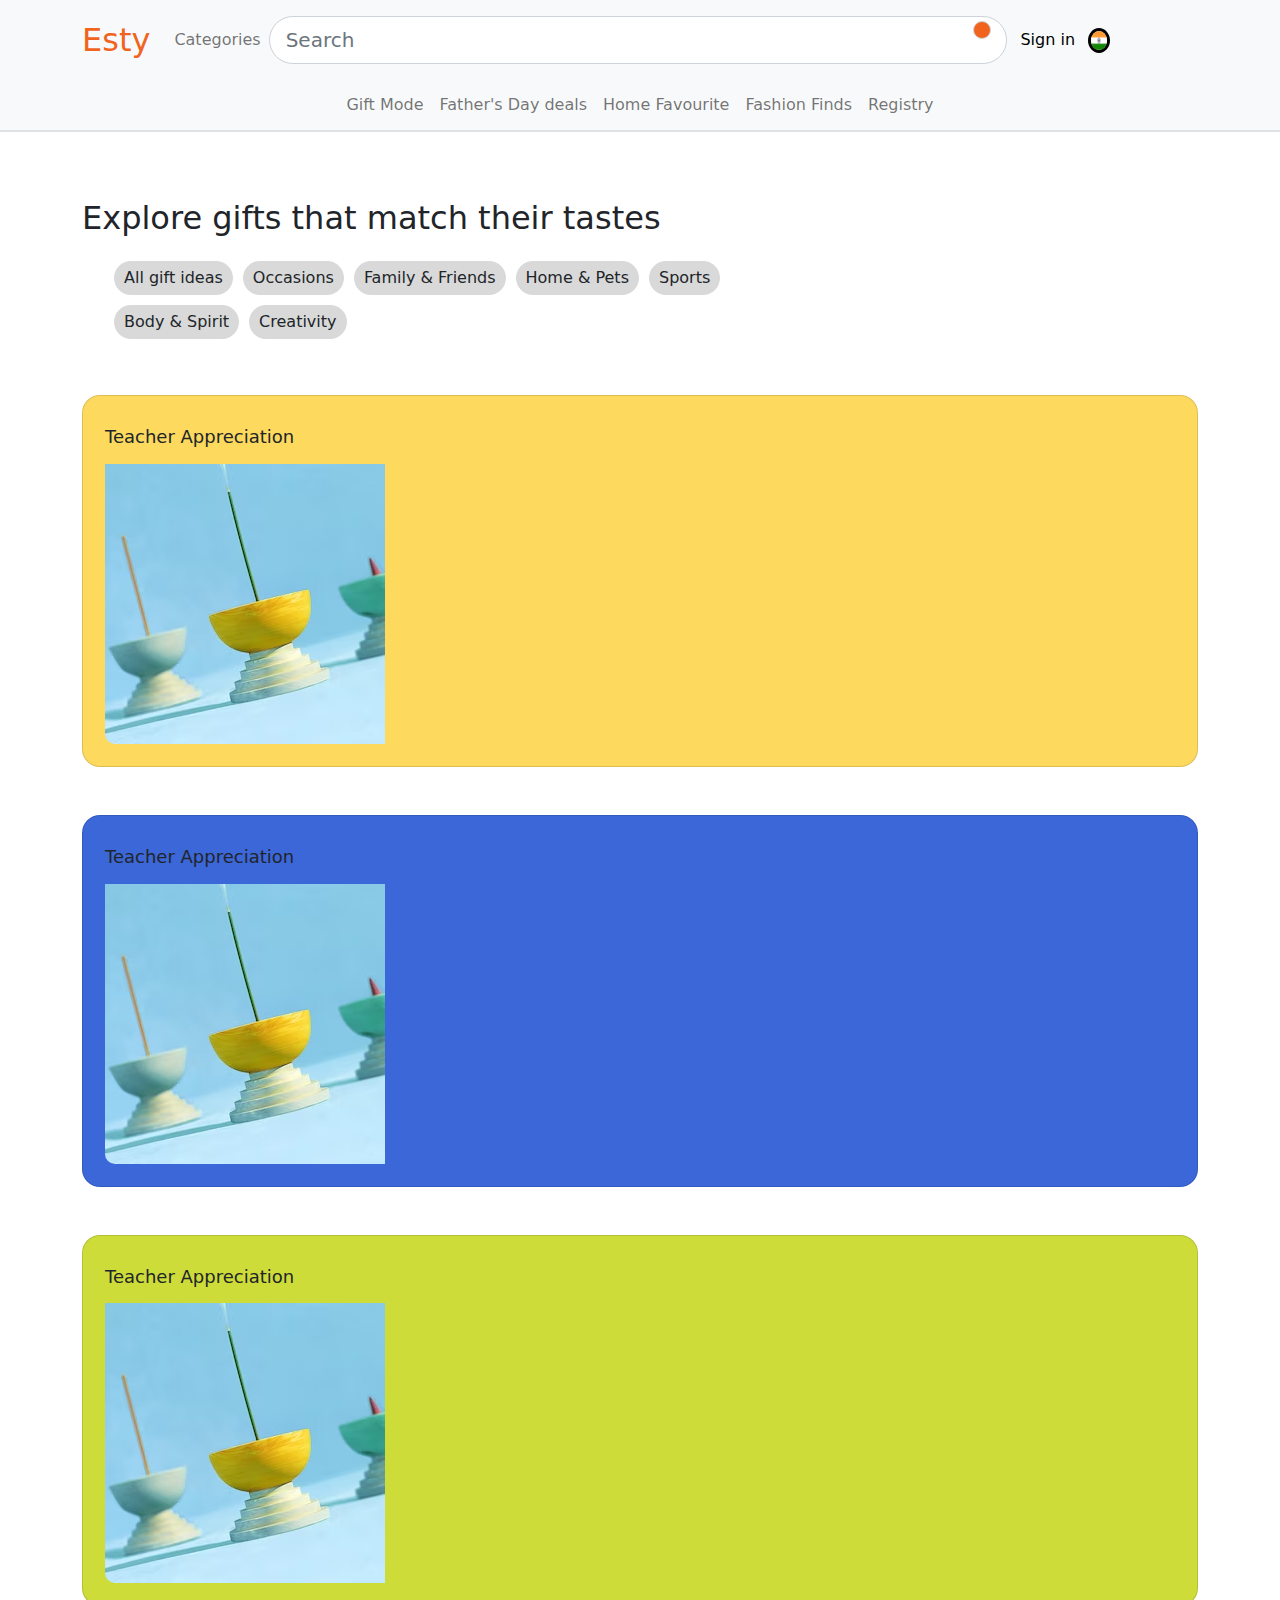
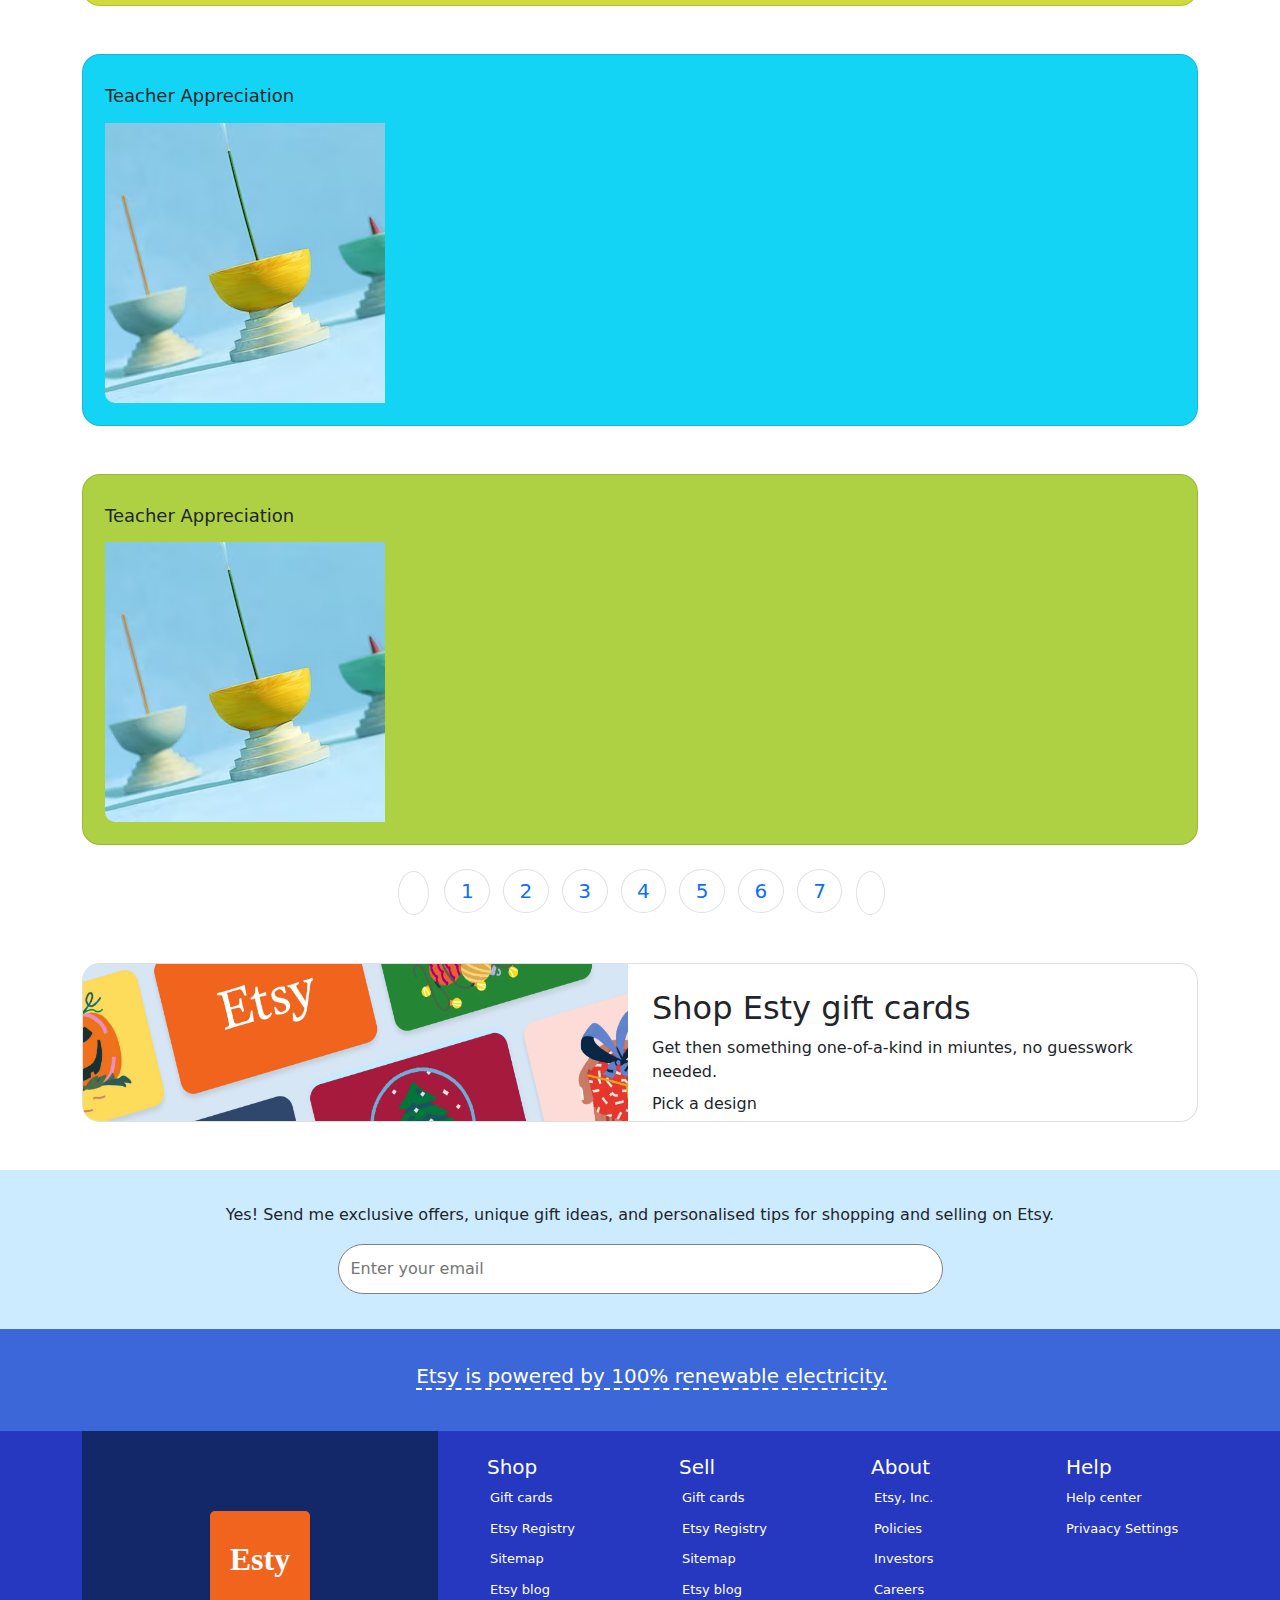
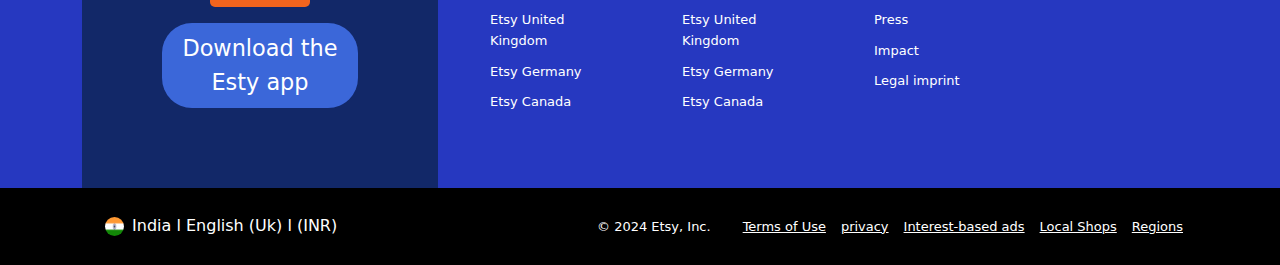
<file: html/Picks.html>
<!DOCTYPE html>
<html lang="en">

<head>
    <meta charset="UTF-8">
    <meta name="viewport" content="width=device-width, initial-scale=1.0">
    <title>Picks</title>
    <!-- Bootstrap cdn -->
    <link rel="stylesheet" href="../Assets/bootstrap-5/css/bootstrap.min.css">
    <!-- Fontawesome icons cdn -->
    <link rel="stylesheet" href="https://cdnjs.cloudflare.com/ajax/libs/font-awesome/6.5.2/css/all.min.css"
        integrity="sha512-SnH5WK+bZxgPHs44uWIX+LLJAJ9/2PkPKZ5QiAj6Ta86w+fsb2TkcmfRyVX3pBnMFcV7oQPJkl9QevSCWr3W6A=="
        crossorigin="anonymous" referrerpolicy="no-referrer" />
    <!-- style css -->
    <link rel="stylesheet" href="../css/Picks.css">
</head>

<body>


    <!-- heder part start -->
    <header>
        <nav class="navbar navbar-expand-lg navbar-light bg-light">
            <div class="container ">
                <a class="navbar-brand fs-2 fw-normal" href="../index.html" style="color: #F1641E;">Esty</a>
                <button class="navbar-toggler" type="button" data-bs-toggle="collapse"
                    data-bs-target="#navbarSupportedContent" aria-controls="navbarSupportedContent"
                    aria-expanded="false" aria-label="Toggle navigation">
                    <span class="navbar-toggler-icon"></span>
                </button>
                <div class="collapse navbar-collapse " id="navbarSupportedContent">
                    <ul class="navbar-nav me-auto mb-2 mb-lg-0">
                        <li class="nav-item dropdown text-nowrap">
                            <a class="nav-link " href="#" id="navbarDropdown" role="button" data-bs-toggle="dropdown"
                                aria-expanded="false">
                                <i class="fa-solid fa-bars"></i> Categories
                                <script
                                    src="https://cdn.jsdelivr.net/npm/bootstrap@5.0.2/dist/js/bootstrap.bundle.min.js"
                                    integrity="sha384-MrcW6ZMFYlzcLA8Nl+NtUVF0sA7MsXsP1UyJoMp4YLEuNSfAP+JcXn/tWtIaxVXM"
                                    crossorigin="anonymous"></script>
                            </a>
                            <ul class="dropdown-menu  " aria-labelledby="navbarDropdown">
                                <li><a class="dropdown-item" href="#">Accessories</a></li>
                                <li><a class="dropdown-item" href="#">Art & collectibles</a></li>
                                <li>
                                </li>
                                <li><a class="dropdown-item" href="#">baby</a></li>
                                <li><a class="dropdown-item" href="#">bags & purses</a></li>
                                <li><a class="dropdown-item" href="#">bath & beauty</a></li>
                                <li><a class="dropdown-item" href="#">books,Films & music</a></li>
                                <li><a class="dropdown-item" href="#">clothing</a></li>
                                <li><a class="dropdown-item" href="#">Craft Supplies & Tools</a></li>
                                <li><a class="dropdown-item" href="#">Electronics & Accessories</a></li>
                                <li><a class="dropdown-item" href="#">Gifts</a></li>
                                <li><a class="dropdown-item" href="#">Home & Living</a></li>
                                <li><a class="dropdown-item" href="#">Jewellery</a></li>
                                <li><a class="dropdown-item" href="#">Paper & Party Supplies</a></li>
                                <li><a class="dropdown-item" href="#">Pet Supplies</a></li>
                                <li><a class="dropdown-item" href="#">Shoes</a></li>
                                <li><a class="dropdown-item" href="#">Toys & Games</a></li>
                                <li><a class="dropdown-item" href="#">Weddings</a></li>


                            </ul>
                        </li>

                    </ul>

                </div>
                <!-- search form -->
                <form class="d-flex nav-search-form w-100">
                    <div class="input-group input-group-lg  py-2 ">
                        <input type="text" class="form-control rounded-pill w-100 position-relative "
                            aria-label="Search" type="search" placeholder="Search"
                            aria-describedby="inputGroup-sizing-lg">
                        <span class="input-group-text rounded-pill position-absolute top-0 end-0 py-2 px-2 me-3"
                            id="inputGroup-sizing-lg" style="background-color: #F1641E; margin-top: 0.8rem;"><i
                                class="fa-solid fa-magnifying-glass text-white"></i></span>
                    </div>
                </form>
                <!-- search form -->
                <div class="nav-icons d-flex align-items-center">
                    <button class="btn btn-light rounded-pill text-nowrap">Sign in</button>
                </div>
                <div class="flag">
                    <div class="d-inline-block" tabindex="0" data-bs-toggle="popover" data-bs-trigger="hover focus"
                        data-bs-placement="bottom" data-bs-content="India">
                        <img src="../imge/icons imges/india-flag-icon.webp" alt="" class="img-fluid ">
                    </div>
                </div>
                <div class="flag px-3">
                    <div class="d-inline-block" tabindex="0" data-bs-toggle="popover" data-bs-trigger="hover focus"
                        data-bs-placement="bottom" data-bs-content="Favourite">
                        <i class="fa-regular fa-heart fs-5"></i>
                    </div>
                </div>
                <div class="flag px-2">
                    <div class="d-inline-block" tabindex="0" data-bs-toggle="popover" data-bs-trigger="hover focus"
                        data-bs-placement="bottom" data-bs-content="Gift mode">
                        <i class="fa-solid fa-gift ms-2 fs-4"></i>
                    </div>
                </div>
                <div class="flag px-2">
                    <div class="d-inline-block" tabindex="0" data-bs-toggle="popover" data-bs-trigger="hover focus"
                        data-bs-placement="bottom" data-bs-content="Basket">
                        <i class="fa-solid fa-bucket ms-3 fs-5"></i>
                    </div>

                </div>
        </nav>
        <!-- As a link -->
        <nav class="navbar navbar-expand-lg navbar-light bg-light border-bottom border-2 last-nvbar">
            <div class="container">
                <div class="m-auto">
                    <ul class="navbar-nav ">
                        <li class="nav-item">
                            <a class="nav-link btn1" aria-current="page" href="./gift-card.html"><i
                                    class="fa-solid fa-gift"></i> Gift
                                Mode</a>
                        </li>
                        <li class="nav-item">
                            <a class="nav-link btn1" aria-current="page" href="./Back-to-school.html">Father's Day
                                deals</a>
                        </li>
                        <li class="nav-item">
                            <a class="nav-link btn1" aria-current="page" href="./Home-Favourites.html">Home Favourite</a>
                        </li>
                        <li class="nav-item">
                            <a class="nav-link btn1" aria-current="page" href="./Home-Favourites.html">Fashion Finds</a>
                        </li>
                        <li class="nav-item">
                            <a class="nav-link btn1" aria-current="page" href="./Etsy-Registry.html">Registry</a>
                        </li>

                    </ul>
                </div>
            </div>
        </nav>
    </header>
    <!-- heder part end -->



    <section id="Towels-section">
        <div class="container">
            <div class="row">
                <div class="col-12">
                    <h2 style="margin-top: 6%;">Explore gifts that match their tastes</h2>
                    <ul class="shopping-nav-text">
                        <li>
                            <span>All gift ideas</span>
                        </li>
                        <li>
                            <span>Occasions</span>
                        </li>
                        <li>
                            <span>Family & Friends</span>
                        </li>
                        <li>
                            <span>Home & Pets</span>
                        </li>
                        <li>
                            <span>Sports</span>
                        </li>
                        <li>
                            <span>Body & Spirit</span>
                        </li>
                        <li>
                            <span>Creativity</span>
                        </li>
                    </ul>
                </div>
            </div>
        </div>
    </section>



    <section id="popular-gifts">
        <div class="container">
            <div class="row">
                <div class="col-12">
                </div>
            </div>
            <div class="owl-carousel py-4" id="owl-carousel1">
                <div class="card card-1 ">
                    <div class="card-header border-0 py-3" style="background-color: transparent;">
                        <i class="fa-solid fa-briefcase text-white"></i>
                        <h5 class="py-2" style="font-size: 18px;">Teacher Appreciation</h5>
                        <div class="card-img">
                            <img src="../imge/product-imge/R.gift-1.avif">
                        </div>
                    </div>
                </div>
            </div>
            <div class="owl-carousel py-4" id="owl-carousel2">
                <div class="card card-2">
                    <div class="card-header border-0 py-3" style="background-color: transparent;">
                        <i class="fa-solid fa-briefcase text-white"></i>
                        <h5 class="py-2" style="font-size: 18px;">Teacher Appreciation</h5>
                        <div class="card-img">
                            <img src="../imge/product-imge/R.gift-1.avif">
                        </div>
                    </div>
                </div>
            </div>
            <div class="owl-carousel py-4" id="owl-carousel3">
                <div class="card card-2" style="background-color: #CDDC39;">
                    <div class="card-header border-0 py-3" style="background-color: transparent;">
                        <i class="fa-solid fa-briefcase text-white"></i>
                        <h5 class="py-2" style="font-size: 18px;">Teacher Appreciation</h5>
                        <div class="card-img">
                            <img src="../imge/product-imge/R.gift-1.avif">
                        </div>
                    </div>
                </div>
            </div>
            <div class="owl-carousel py-4" id="owl-carousel4">
                <div class="card card-2" style="background-color: #14d4f6;">
                    <div class="card-header border-0 py-3" style="background-color: transparent;">
                        <i class="fa-solid fa-briefcase text-white"></i>
                        <h5 class="py-2" style="font-size: 18px;">Teacher Appreciation</h5>
                        <div class="card-img">
                            <img src="../imge/product-imge/R.gift-1.avif">
                        </div>
                    </div>
                </div>
            </div>
            <div class="owl-carousel py-4" id="owl-carousel5">
                <div class="card card-2" style="background-color: #aed143;">
                    <div class="card-header border-0 py-3" style="background-color: transparent;">
                        <i class="fa-solid fa-briefcase text-white"></i>
                        <h5 class="py-2" style="font-size: 18px;">Teacher Appreciation</h5>
                        <div class="card-img">
                            <img src="../imge/product-imge/R.gift-1.avif">
                        </div>
                    </div>
                </div>
            </div>

        </div>
    </section>




   <div class="d-flex justify-content-center">
    <nav aria-label="Page navigation example">
        <ul class="pagination justify-content-end" style="font-size: 20px; gap: 21px;text-align: center;">
          <li class="page-item disabled">
            <a class="page-link"style="border-radius: 50%; width: 117%; height: 100%; margin-top: 2px;text-align: center;" ><i class="fa-solid fa-arrow-left" style="font-size: 13px;"></i></a>
          </li>
          <li class="page-item"><a class="page-link" style="border-radius: 50%; width: 121%; height: 100%;" href="#">1</a></li>
          <li class="page-item"><a class="page-link"  style="border-radius: 50%; width: 121%; height: 100%;" href="#">2</a></li>
          <li class="page-item"><a class="page-link" style="border-radius: 50%; width: 121%; height: 100%;"  href="#">3</a></li>
          <li class="page-item"><a class="page-link"style="border-radius: 50%; width: 121%; height: 100%;"  href="#">4</a></li>
          <li class="page-item"><a class="page-link"style="border-radius: 50%; width: 121%; height: 100%;"  href="#">5</a></li>
          <li class="page-item"><a class="page-link"style="border-radius: 50%; width: 121%; height: 100%;"  href="#">6</a></li>
          <li class="page-item"><a class="page-link" style="border-radius: 50%; width: 121%; height: 100%;" href="#">7</a></li>
          <li class="page-item disabled">
            <a class="page-link"style="border-radius: 50%; width: 117%; height: 100%; text-align: center; margin-top: 2px;" ><i class="fa-solid fa-arrow-right" style="font-size: 13px;"></i></a>
          </li>
        </ul>
      </nav>
   </div> 



    <section id="printable-section" style="padding-top: 50px;">
        <div class="container">
            <div class="row">
                <div class="col-12">
                    <div class="card">
                        <div class="row">
                            <div class="col-12 col-lg-6">
                                <img src="../imge/product-imge/old-1.webp"
                                    style="width: 100%;border-top-left-radius: 15px;border-bottom-left-radius: 15px; height: 100%;">
                            </div>
                            <div class="col-12 col-lg-6">
                                <h2 style="padding-top: 25px;">Shop Esty gift cards</h2>
                                <h style="padding-top: 17px;">Get then something one-of-a-kind in miuntes, no guesswork
                                    needed.</h>
                                <h6 style="padding-top: 10px;">Pick a design<i class="fa-solid fa-arrow-right"
                                        style="padding:5px;"></i>
                                </h6>
                            </div>
                        </div>
                    </div>
                </div>
            </div>
        </div>
    </section>



    <!--  footer part start -->
    <section id="nike-section" class="mt-5">
        <div class="row ">
            <div class="col-12">
                <div style="height: 100%; width: 100%;text-align: center; padding: 35px;">
                    <h6>Yes! Send me exclusive offers, unique gift ideas, and personalised tips for shopping and selling
                        on Etsy.
                    </h6>
                    <div class="textbox1">
                        <input type="text" placeholder="Enter your email">
                        <!-- <input type="text" id="sub" placeholder="Subscribe"> -->

                    </div>
                </div>
            </div>
        </div>
    </section>

    <footer>
        <section id="dreame-section">
            <div class="row">
                <div class="col-12">
                    <div class=" w-100 h-100" style="text-align: center; padding: 35px; text-transform: white;">
                        <div class="flag">
                            <h5 style="color: white;"> <i class="fa-solid fa-hands-holding-circle me-4"
                                    style="color: white;"></i>
                                <span
                                    style="text-decoration: underline;text-decoration-style: dashed;text-underline-position: under;">
                                    Etsy is powered by 100% renewable electricity.</span>
                            </h5>
                        </div>
                    </div>
                </div>
        </section>
        <section id="footer-nav">
            <div class="container">
                <div class="row">
                    <div class="col-lg-4 col-12">
                        <div class="footer-left-nav-div">
                            <div class="inner-div">
                                <div class="logo-div">Esty</div>
                                <button class="btn">Download the Esty app</button>
                            </div>
                        </div>
                    </div>
                    <div class="col-lg-8 px-2 py-4 col-12">
                        <div class="row">
                            <div class="col-lg-3 col-6">
                                <h5 style="color: white; margin-left: 29px;">Shop</h5>

                                <ul class="div-footer-nav" style="color: white;">
                                    <li>
                                        <span>Gift cards</span>
                                    </li>
                                    <li>
                                        <span>Etsy Registry</span>
                                    </li>
                                    <li>
                                        <span>Sitemap</span>
                                    </li>
                                    <li>
                                        <span>Etsy blog</span>
                                    </li>
                                    <li>
                                        <span>Etsy United Kingdom</span>
                                    </li>
                                    <li>
                                        <span>Etsy Germany</span>
                                    </li>
                                    <li>
                                        <span>Etsy Canada</span>
                                    </li>

                                </ul>
                            </div>
                            <div class="col-lg-3 col-6">
                                <h5 style="color: white;margin-left: 29px;">Sell</h5>
                                <ul class="div-footer-nav" style="color: white;">
                                    <li style="list-style-type: none;">
                                        <span>Gift cards</span>
                                    </li>
                                    <li>
                                        <span>Etsy Registry</span>
                                    </li>
                                    <li>
                                        <span>Sitemap</span>
                                    </li>
                                    <li>
                                        <span>Etsy blog</span>
                                    </li>
                                    <li>
                                        <span>Etsy United Kingdom</span>
                                    </li>
                                    <li>
                                        <span>Etsy Germany</span>
                                    </li>
                                    <li>
                                        <span>Etsy Canada</span>
                                    </li>

                                </ul>
                            </div>
                            <div class="col-lg-3 col-6">
                                <h5 style="color: white;margin-left: 29px;">About</h5>
                                <ul class="div-footer-nav" style="color: white;">
                                    <li>
                                        <span>Etsy, Inc.</span>
                                    </li>
                                    <li>
                                        <span>Policies</span>
                                    </li>
                                    <li>
                                        <span>Investors</span>
                                    </li>
                                    <li>
                                        <span>Careers</span>
                                    </li>
                                    <li>
                                        <span>Press</span>
                                    </li>
                                    <li>
                                        <span>Impact</span>
                                    </li>
                                    <li>
                                        <span>Legal imprint</span>
                                    </li>
                                </ul>
                            </div>
                            <div class="col-lg-3 col-6">
                                <ul class="div-footer-nav " style="color: white;">
                                    <h5 style="color: white;">Help</h5>

                                    <li>
                                        <span>Help center</span>
                                    </li>
                                    <li>
                                        <span>Privaacy Settings</span>
                                    </li>
                                    <li>
                                        <div class="privaacy">
                                            <i class="fa-brands fa-instagram px-3"></i>
                                            <i class="fa-brands fa-facebook px-3"></i>
                                            <i class="fa-brands fa-pinterest px-3"></i>
                                            <i class="fa-brands fa-square-twitter px-3"></i>
                                            <i class="fa-brands fa-youtube px-2"></i>
                                        </div>
                                    </li>
                                </ul>
                            </div>
                        </div>
                    </div>


                </div>
            </div>

        </section>
        <section id="Assets-section">
            <div class="container">
                <div class="row justify-content-center d-flex">
                    <div class="col-lg-4 col-12 ">
                        <div class="jods-div flag" tabindex="0">
                            <img src="../imge/icons imges/india-flag-icon.webp" style="width: 25px;" alt="">
                            <span style="color: white;">India l English (Uk) l (INR)</span>
                        </div>
                    </div>

                    <div class="col-lg-8 col-12 d-flex align-items-center justify-content-end">
                        <span style="color: white; font-size: 12.99px;">© 2024 Etsy, Inc.</span>
                        <ul
                            style="display: flex; color: white;  text-decoration-line: underline;   text-decoration-thickness: 1px;">
                            <li style="list-style: none; padding-right: 15px; font-size: 12.99px;">
                                <span>Terms of Use</span>
                            </li>
                            <li style="list-style: none; padding-right: 15px; font-size: 12.99px;">
                                <span>privacy</span>
                            </li>
                            <li style="list-style: none; padding-right: 15px; font-size: 12.99px;">
                                <span>Interest-based ads</span>
                            </li>
                            <li style="list-style: none; padding-right: 15px; font-size: 12.99px;">
                                <span>Local Shops</span>
                            </li>
                            <li style="list-style: none; padding-right: 15px; font-size: 12.99px;">
                                <span>Regions</span>
                            </li>
                        </ul>
                    </div>
                </div>
            </div>
        </section>
    </footer>
    <!-- footer part end -->

    <script src="../Assets/bootstrap-5/js/bootstrap.min.js"></script>
    <script src="../Assets/bootstrap-5/js/bootstrap.bundle.min.js"></script>
    <script src="../js/script.js"></script>
</body>

</html>
</file>
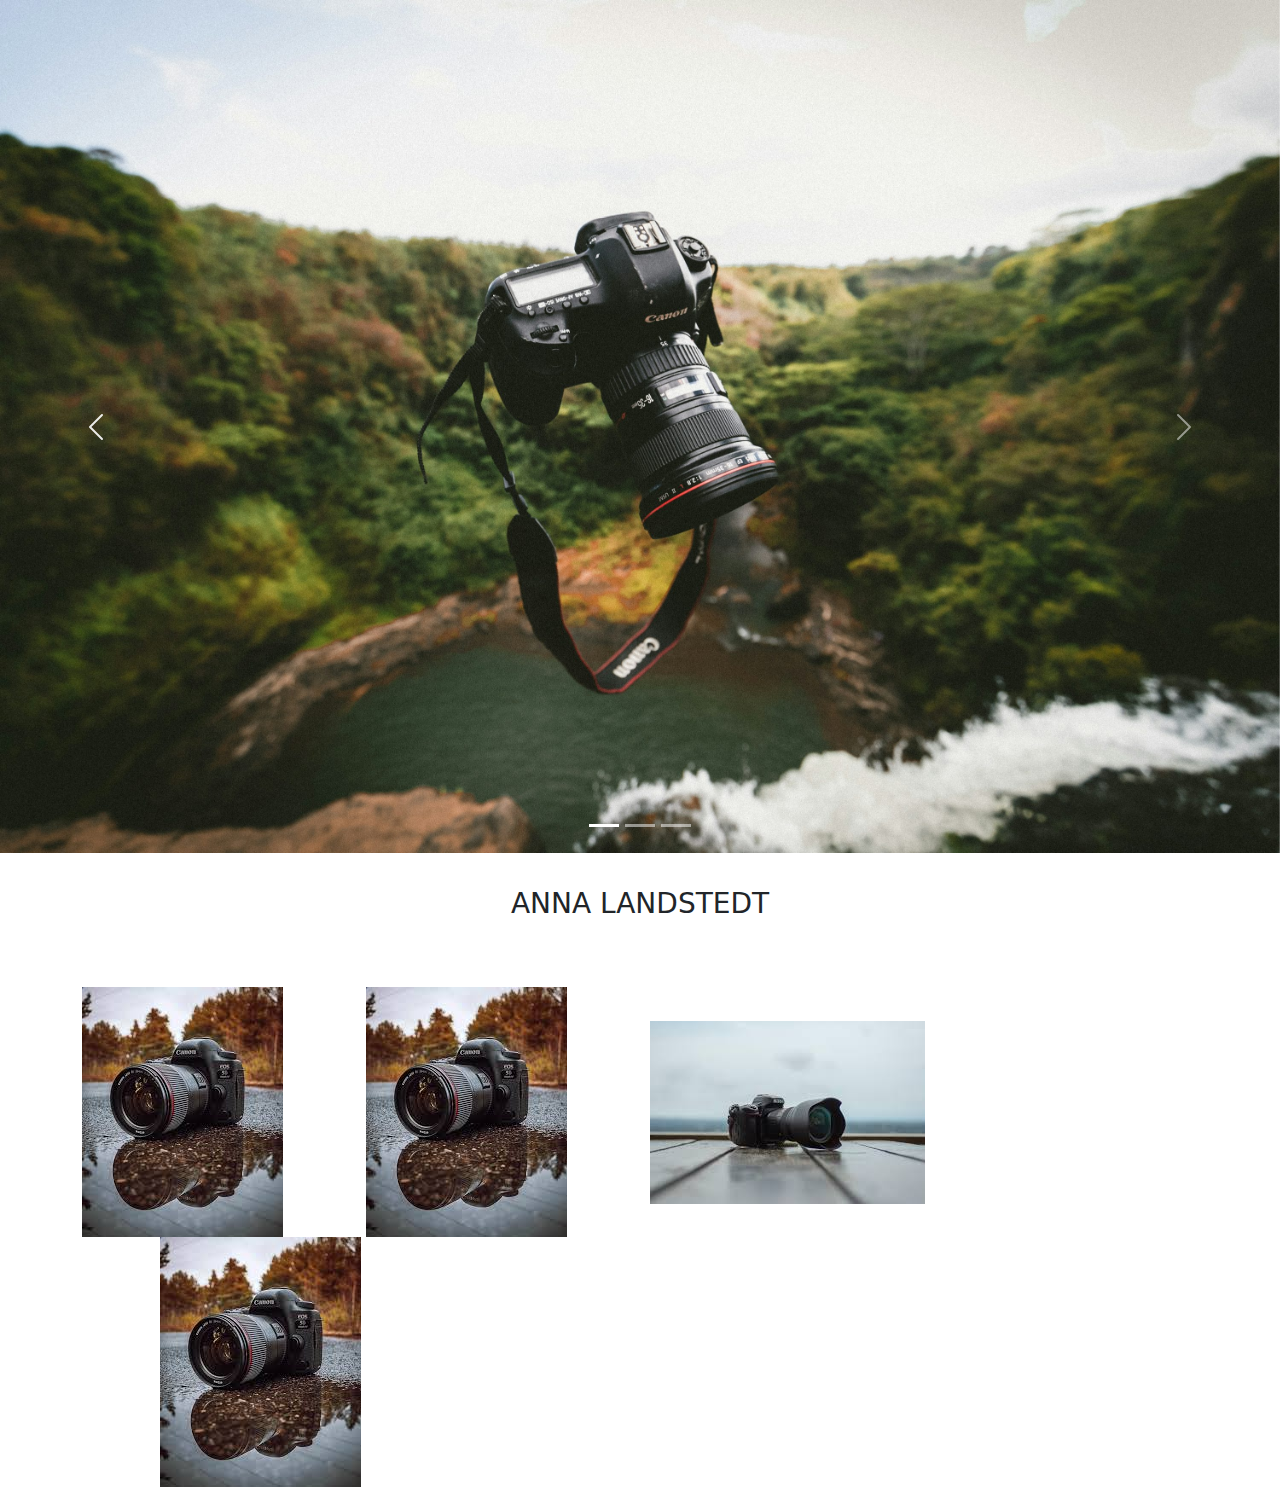
<file: html/shobha.html>
<!DOCTYPE html>
<html lang="en">

<head>
    <meta charset="UTF-8">
    <meta name="viewport" content="width=device-width, initial-scale=1.0">
    <title>Gift card</title>
    <!-- Bootstrap cdn -->
    <link rel="stylesheet" href="../Assets/bootstrap-5/css/bootstrap.min.css">
    <!-- Fontawesome icons cdn -->
    <link rel="stylesheet" href="https://cdnjs.cloudflare.com/ajax/libs/font-awesome/6.5.2/css/all.min.css"
        integrity="sha512-SnH5WK+bZxgPHs44uWIX+LLJAJ9/2PkPKZ5QiAj6Ta86w+fsb2TkcmfRyVX3pBnMFcV7oQPJkl9QevSCWr3W6A=="
        crossorigin="anonymous" referrerpolicy="no-referrer" />
    <!-- style css -->
    <link rel="stylesheet" href="../css/Picks.css">
</head>

<body>


    <div id="carouselExampleIndicators" class="carousel slide" data-bs-ride="carousel">
        <div class="carousel-indicators">
            <button type="button" data-bs-target="#carouselExampleIndicators" data-bs-slide-to="0" class="active"
                aria-current="true" aria-label="Slide 1"></button>
            <button type="button" data-bs-target="#carouselExampleIndicators" data-bs-slide-to="1"
                aria-label="Slide 2"></button>
            <button type="button" data-bs-target="#carouselExampleIndicators" data-bs-slide-to="2"
                aria-label="Slide 3"></button>
        </div>
        <div class="carousel-inner">
            <div class="carousel-item active">
                <img src="../imge/product-imge/photo-1490.jpeg" class="d-block w-100 h-100" alt="...">
            </div>
            <div class="carousel-item">
                <img src="../imge/product-imge/download-3.png" class="d-block w-100 h-100" alt="...">
            </div>
            <div class="carousel-item">
                <img src="../imge/product-imge/AS-3.jpg" class="d-block w-100 h-100" alt="...">
            </div>
        </div>
        <button class="carousel-control-prev" type="button" data-bs-target="#carouselExampleIndicators"
            data-bs-slide="prev">
            <span class="carousel-control-prev-icon" aria-hidden="true"></span>
            <span class="visually-hidden">Previous</span>
        </button>
        <button class="carousel-control-next" type="button" data-bs-target="#carouselExampleIndicators"
            data-bs-slide="next">
            <span class="carousel-control-next-icon" aria-hidden="true"></span>
            <span class="visually-hidden">Next</span>
        </button>
    </div>


    <section id="camera-section">
        <div class="container">
            <div class="row">
                <div class="col">
                    <div>
                        <h3 style="text-align: center;margin-top: 3%;">ANNA LANDSTEDT</h3>
                    </div>
                    <div class="photo"style=" margin-top: 6%;">
                        <img src="../imge/product-imge/download.jpeg">
                        <img src="../imge/product-imge/download.jpeg" style="margin-left: 7%;">
                        <img src="../imge/product-imge/images-7.jpeg" style="margin-left: 7%;">
                        <img src="../imge/product-imge/download.jpeg" style="margin-left: 7%;">
                    </div>
                </div>
            </div>
        </div>
    </section>


    <script src="../Assets/bootstrap-5/js/bootstrap.min.js"></script>
    <script src="../Assets/bootstrap-5/js/bootstrap.bundle.min.js"></script>
    <script src="../js/script.js"></script>
</body>

</html>
</file>
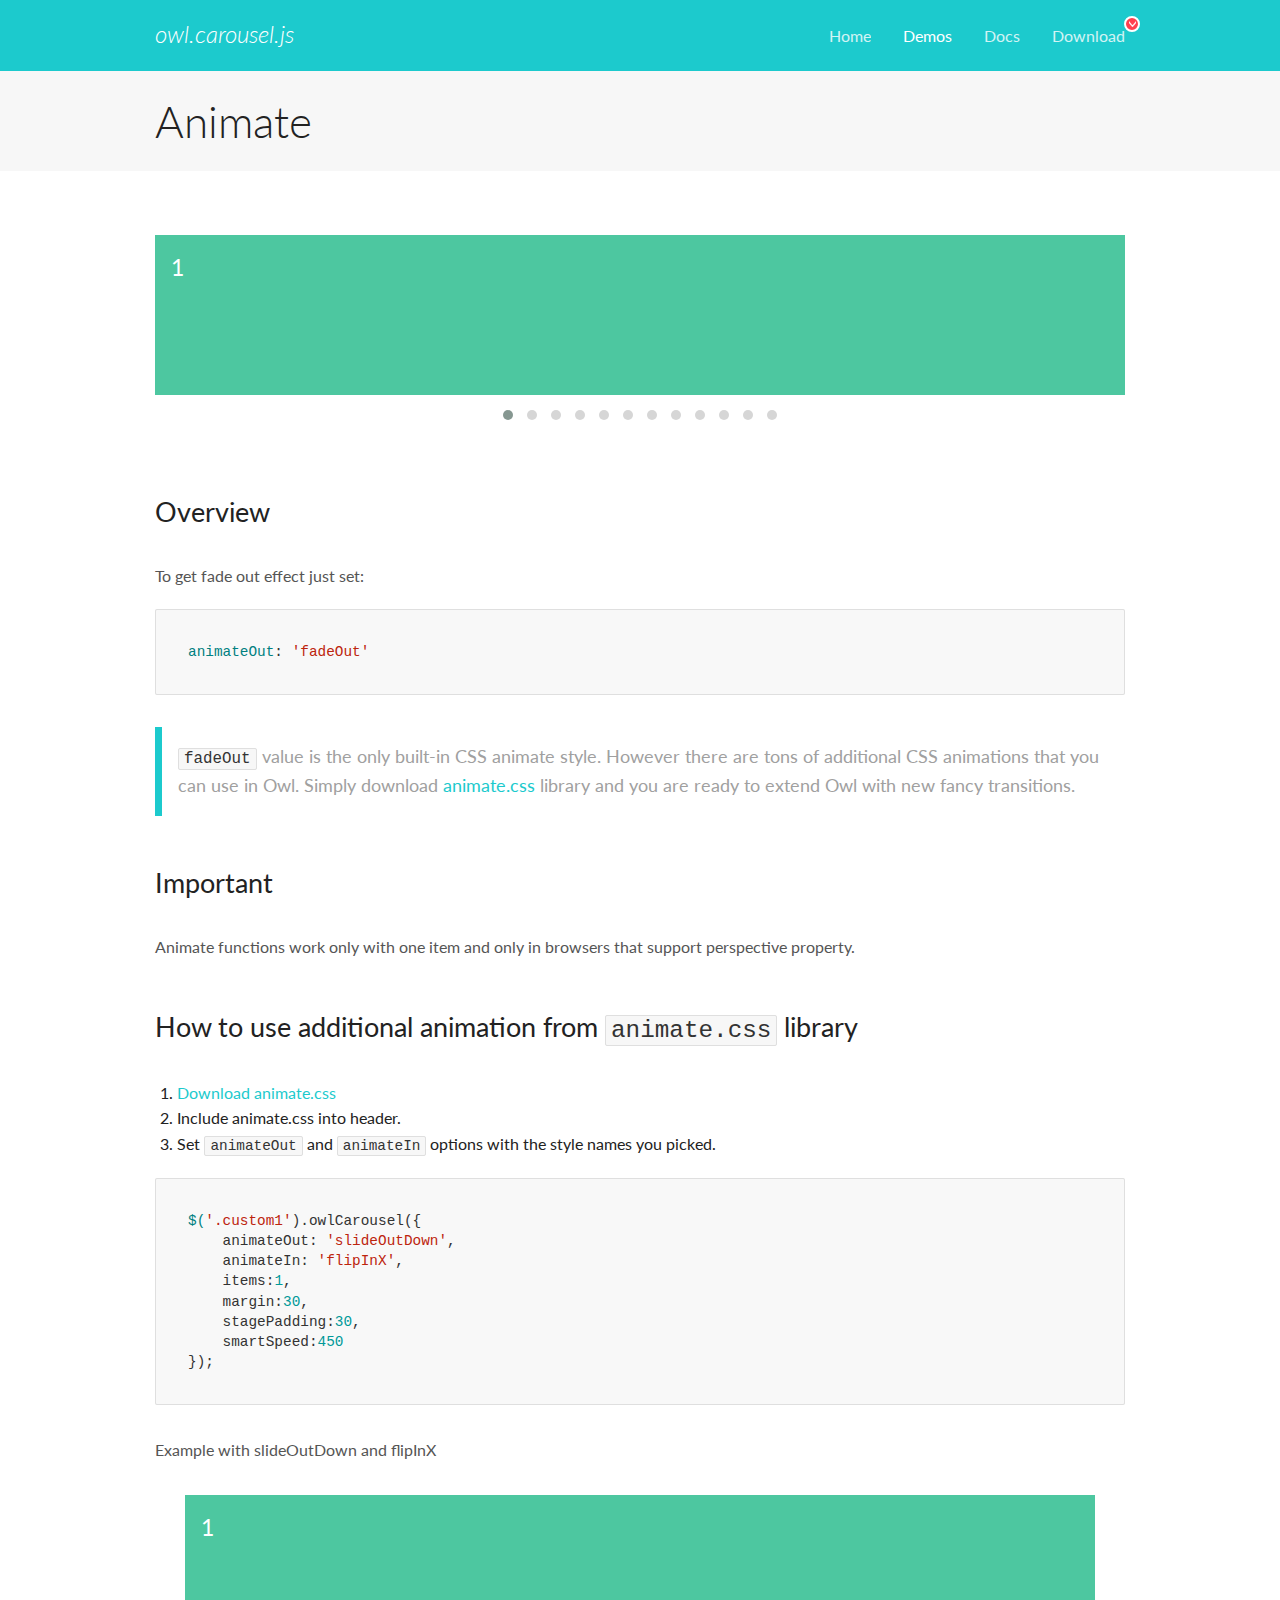
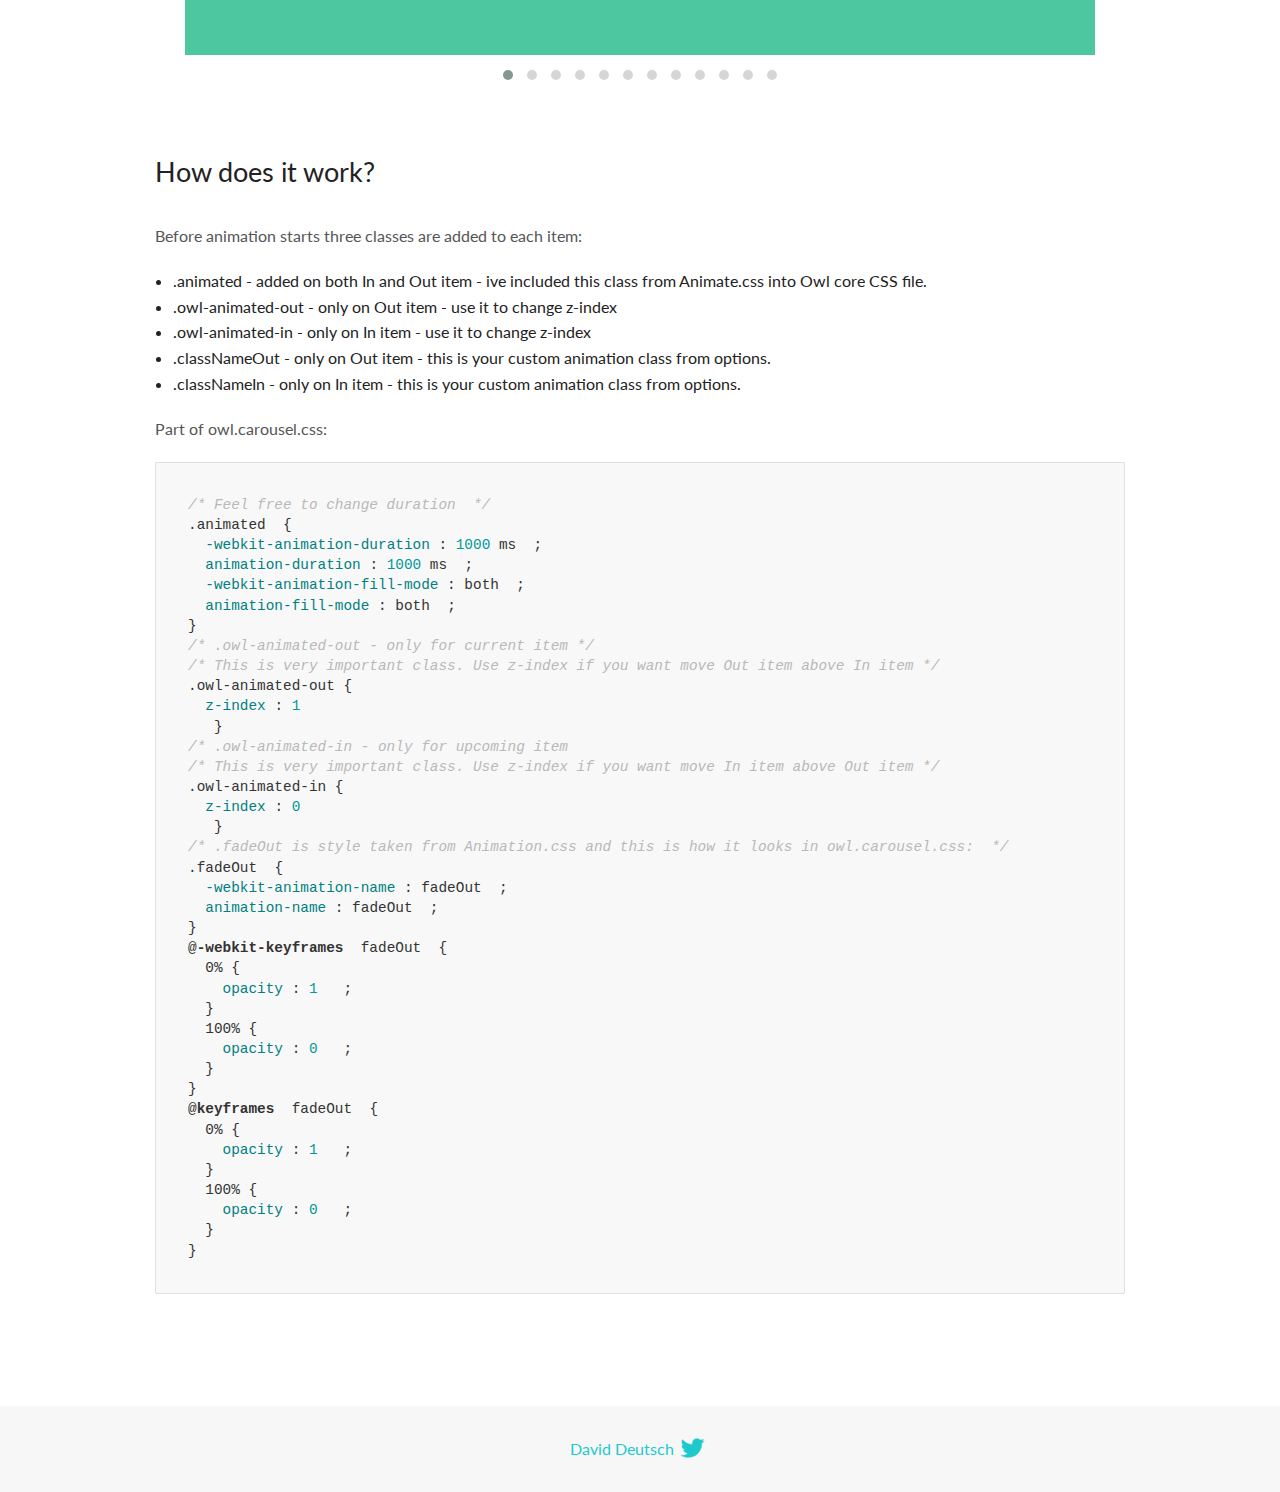
<file: Assets/owl/OwlCarousel2-2.3.4/docs/demos/animate.html>
<!DOCTYPE html>
<html lang="en">
  <head>

    <!-- head -->
    <meta charset="utf-8">
    <meta name="msapplication-tap-highlight" content="no" />
    <meta name="viewport" content="width=device-width, initial-scale=1.0" />
    <meta name="description" content="Animate carousel">
    <meta name="author" content="David Deutsch">
    <title>
      Animate Demo | Owl Carousel | 2.3.4
    </title>

    <!-- Stylesheets -->
    <link href='https://fonts.googleapis.com/css?family=Lato:300,400,700,400italic,300italic' rel='stylesheet' type='text/css'>
    <link rel="stylesheet" href="../assets/css/docs.theme.min.css">

    <!-- Owl Stylesheets -->
    <link rel="stylesheet" href="../assets/owlcarousel/assets/owl.carousel.min.css">
    <link rel="stylesheet" href="../assets/owlcarousel/assets/owl.theme.default.min.css">

    <!-- HTML5 shim and Respond.js IE8 support of HTML5 elements and media queries -->

    <!--[if lt IE 9]>
      <script src="https://oss.maxcdn.com/libs/html5shiv/3.7.0/html5shiv.js"></script>
      <script src="https://oss.maxcdn.com/libs/respond.js/1.3.0/respond.min.js"></script>
    <![endif]-->

    <!-- Favicons -->
    <link rel="apple-touch-icon-precomposed" sizes="144x144" href="../assets/ico/apple-touch-icon-144-precomposed.png">
    <link rel="shortcut icon" href="../assets/ico/favicon.png">
    <link rel="shortcut icon" href="favicon.ico">

    <!-- Yeah i know js should not be in header. Its required for demos.-->

    <!-- javascript -->
    <script src="../assets/vendors/jquery.min.js"></script>
    <script src="../assets/owlcarousel/owl.carousel.js"></script>
  </head>
  <body>

    <!-- header -->
    <header class="header">
      <div class="row">
        <div class="large-12 columns">
          <div class="brand left">
            <h3>
              <a href="/OwlCarousel2/">owl.carousel.js</a> 
            </h3>
          </div>
          <a id="toggle-nav" class="right">
            <span></span> <span></span> <span></span> 
          </a> 
          <div class="nav-bar">
            <ul class="clearfix">
              <li> <a href="/OwlCarousel2/index.html">Home</a>  </li>
              <li class="active">
                <a href="/OwlCarousel2/demos/demos.html">Demos</a> 
              </li>
              <li> <a href="/OwlCarousel2/docs/started-welcome.html">Docs</a>  </li>
              <li>
                <a href="https://github.com/OwlCarousel2/OwlCarousel2/archive/2.3.4.zip">Download</a> 
                <span class="download"></span> 
              </li>
            </ul>
          </div>
        </div>
      </div>
    </header>

    <!-- title -->
    <section class="title">
      <div class="row">
        <div class="large-12 columns">
          <h1>Animate</h1>
        </div>
      </div>
    </section>

    <!--  Demos -->
    <section id="demos">
      <div class="row">
        <div class="large-12 columns">
          <div class="fadeOut owl-carousel owl-theme">
            <div class="item">
              <h4>1</h4>
            </div>
            <div class="item">
              <h4>2</h4>
            </div>
            <div class="item">
              <h4>3</h4>
            </div>
            <div class="item">
              <h4>4</h4>
            </div>
            <div class="item">
              <h4>5</h4>
            </div>
            <div class="item">
              <h4>6</h4>
            </div>
            <div class="item">
              <h4>7</h4>
            </div>
            <div class="item">
              <h4>8</h4>
            </div>
            <div class="item">
              <h4>9</h4>
            </div>
            <div class="item">
              <h4>10</h4>
            </div>
            <div class="item">
              <h4>11</h4>
            </div>
            <div class="item">
              <h4>12</h4>
            </div>
          </div>
          <h3 id="overview">Overview</h3>
          <p>To get fade out effect just set:</p>
          <pre><code>animateOut: &#39;fadeOut&#39;</code></pre>
          <blockquote>
            <p><code>fadeOut</code> value is the only built-in CSS animate style. However there are tons of additional CSS animations that you can use in Owl. Simply download
              <a href="https://daneden.github.io/animate.css/">animate.css</a>  library and you are ready to extend Owl with new fancy transitions.</p>
          </blockquote>
          <h3 id="important">Important</h3>
          <p>Animate functions work only with one item and only in browsers that support perspective property.</p>
          <h3 id="how-to-use-additional-animation-from-animate-css-library">How to use additional animation from <code>animate.css</code> library</h3>
          <ol>
            <li> <a href="https://daneden.github.io/animate.css/">Download animate.css</a>  </li>
            <li>Include animate.css into header.</li>
            <li>Set <code>animateOut</code> and <code>animateIn</code> options with the style names you picked.</li>
          </ol>
          <pre><code>$(&#39;.custom1&#39;).owlCarousel({
    animateOut: &#39;slideOutDown&#39;,
    animateIn: &#39;flipInX&#39;,
    items:1,
    margin:30,
    stagePadding:30,
    smartSpeed:450
});</code></pre>
          <p>Example with slideOutDown and flipInX</p>
          <div class="custom1 owl-carousel owl-theme">
            <div class="item">
              <h4>1</h4>
            </div>
            <div class="item">
              <h4>2</h4>
            </div>
            <div class="item">
              <h4>3</h4>
            </div>
            <div class="item">
              <h4>4</h4>
            </div>
            <div class="item">
              <h4>5</h4>
            </div>
            <div class="item">
              <h4>6</h4>
            </div>
            <div class="item">
              <h4>7</h4>
            </div>
            <div class="item">
              <h4>8</h4>
            </div>
            <div class="item">
              <h4>9</h4>
            </div>
            <div class="item">
              <h4>10</h4>
            </div>
            <div class="item">
              <h4>11</h4>
            </div>
            <div class="item">
              <h4>12</h4>
            </div>
          </div>
          <h3 id="how-does-it-work-">How does it work?</h3>
          <p>Before animation starts three classes are added to each item:</p>
          <ul>
            <li>.animated - added on both In and Out item - ive included this class from Animate.css into Owl core CSS file.</li>
            <li>.owl-animated-out - only on Out item - use it to change z-index</li>
            <li>.owl-animated-in - only on In item - use it to change z-index</li>
            <li>.classNameOut - only on Out item - this is your custom animation class from options.</li>
            <li>.classNameIn - only on In item - this is your custom animation class from options.</li>
          </ul>
          <p>Part of owl.carousel.css:</p>
          <pre><code class="language-css"><span class="comment">/* Feel free to change duration  */</span> 
<span class="class">.animated</span>  <span class="rules">{
  <span class="rule"><span class="attribute">-webkit-animation-duration</span> :<span class="value"> <span class="number">1000</span> ms</span> </span> ;
  <span class="rule"><span class="attribute">animation-duration</span> :<span class="value"> <span class="number">1000</span> ms</span> </span> ;
  <span class="rule"><span class="attribute">-webkit-animation-fill-mode</span> :<span class="value"> both</span> </span> ;
  <span class="rule"><span class="attribute">animation-fill-mode</span> :<span class="value"> both</span> </span> ;
<span class="rule">}</span> </span> 
<span class="comment">/* .owl-animated-out - only for current item */</span> 
<span class="comment">/* This is very important class. Use z-index if you want move Out item above In item */</span> 
<span class="class">.owl-animated-out</span> <span class="rules">{
  <span class="rule"><span class="attribute">z-index</span> :<span class="value"> <span class="number">1</span> 
</span> </span> </span> }
<span class="comment">/* .owl-animated-in - only for upcoming item
/* This is very important class. Use z-index if you want move In item above Out item */</span> 
<span class="class">.owl-animated-in</span> <span class="rules">{
  <span class="rule"><span class="attribute">z-index</span> :<span class="value"> <span class="number">0</span> 
</span> </span> </span> }
<span class="comment">/* .fadeOut is style taken from Animation.css and this is how it looks in owl.carousel.css:  */</span> 
<span class="class">.fadeOut</span>  <span class="rules">{
  <span class="rule"><span class="attribute">-webkit-animation-name</span> :<span class="value"> fadeOut</span> </span> ;
  <span class="rule"><span class="attribute">animation-name</span> :<span class="value"> fadeOut</span> </span> ;
<span class="rule">}</span> </span> 
<span class="at_rule">@<span class="keyword">-webkit-keyframes</span>  fadeOut </span> {
  0% <span class="rules">{
    <span class="rule"><span class="attribute">opacity</span> :<span class="value"> <span class="number">1</span> </span> </span> ;
  <span class="rule">}</span> </span> 
  100% <span class="rules">{
    <span class="rule"><span class="attribute">opacity</span> :<span class="value"> <span class="number">0</span> </span> </span> ;
  <span class="rule">}</span> </span> 
}
<span class="at_rule">@<span class="keyword">keyframes</span>  fadeOut </span> {
  0% <span class="rules">{
    <span class="rule"><span class="attribute">opacity</span> :<span class="value"> <span class="number">1</span> </span> </span> ;
  <span class="rule">}</span> </span> 
  100% <span class="rules">{
    <span class="rule"><span class="attribute">opacity</span> :<span class="value"> <span class="number">0</span> </span> </span> ;
  <span class="rule">}</span> </span> 
}</code></pre>
          <link rel="stylesheet" href="../assets/css/animate.css">
          <script>
            jQuery(document).ready(function($) {
              $('.fadeOut').owlCarousel({
                items: 1,
                animateOut: 'fadeOut',
                loop: true,
                margin: 10,
              });
              $('.custom1').owlCarousel({
                animateOut: 'slideOutDown',
                animateIn: 'flipInX',
                items: 1,
                margin: 30,
                stagePadding: 30,
                smartSpeed: 450
              });
            });
          </script>
        </div>
      </div>
    </section>

    <!-- footer -->
    <footer class="footer">
      <div class="row">
        <div class="large-12 columns">
          <h5>
            <a href="/OwlCarousel2/docs/support-contact.html">David Deutsch</a> 
            <a id="custom-tweet-button" href="https://twitter.com/share?url=https://github.com/OwlCarousel2/OwlCarousel2&text=Owl Carousel - This is so awesome! " target="_blank"></a> 
          </h5>
        </div>
      </div>
    </footer>

    <!-- vendors -->
    <script src="../assets/vendors/highlight.js"></script>
    <script src="../assets/js/app.js"></script>
  </body>
</html>
</file>
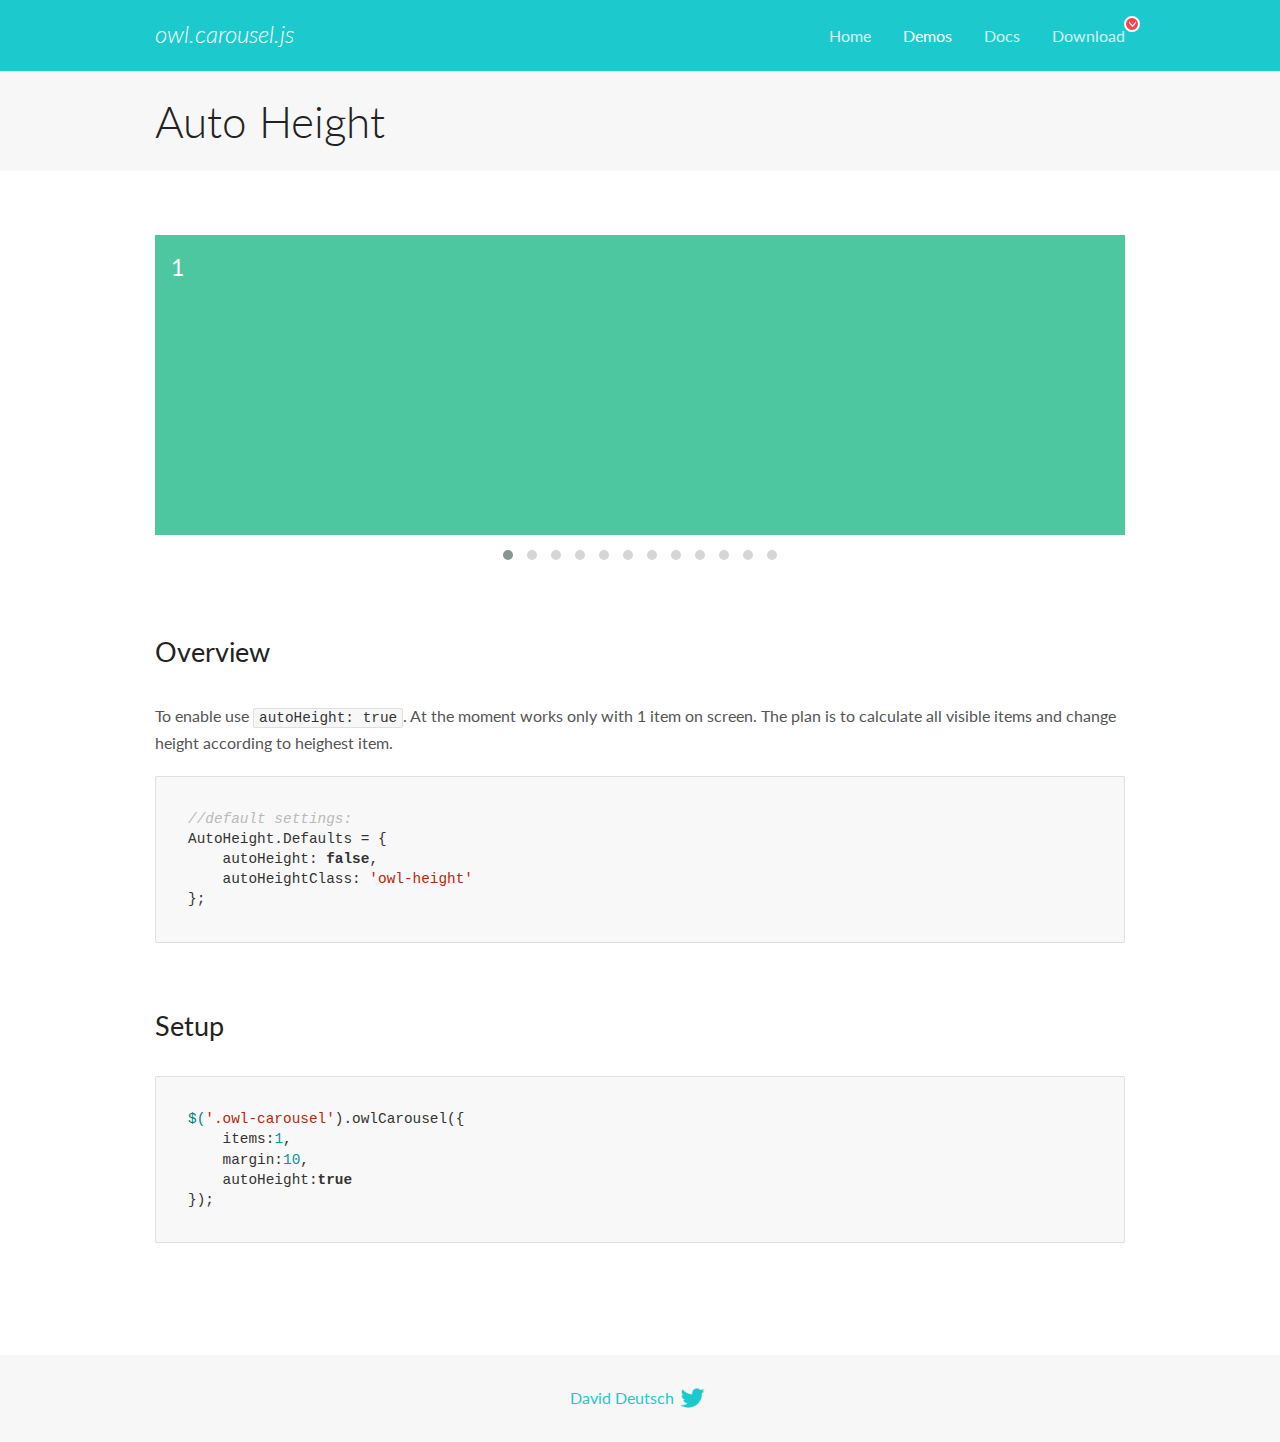
<file: Assets/owl/OwlCarousel2-2.3.4/docs/demos/autoheight.html>
<!DOCTYPE html>
<html lang="en">
  <head>

    <!-- head -->
    <meta charset="utf-8">
    <meta name="msapplication-tap-highlight" content="no" />
    <meta name="viewport" content="width=device-width, initial-scale=1.0" />
    <meta name="description" content="autoHeight usage demo">
    <meta name="author" content="David Deutsch">
    <title>
      Auto Height Demo | Owl Carousel | 2.3.4
    </title>

    <!-- Stylesheets -->
    <link href='https://fonts.googleapis.com/css?family=Lato:300,400,700,400italic,300italic' rel='stylesheet' type='text/css'>
    <link rel="stylesheet" href="../assets/css/docs.theme.min.css">

    <!-- Owl Stylesheets -->
    <link rel="stylesheet" href="../assets/owlcarousel/assets/owl.carousel.min.css">
    <link rel="stylesheet" href="../assets/owlcarousel/assets/owl.theme.default.min.css">

    <!-- HTML5 shim and Respond.js IE8 support of HTML5 elements and media queries -->

    <!--[if lt IE 9]>
      <script src="https://oss.maxcdn.com/libs/html5shiv/3.7.0/html5shiv.js"></script>
      <script src="https://oss.maxcdn.com/libs/respond.js/1.3.0/respond.min.js"></script>
    <![endif]-->

    <!-- Favicons -->
    <link rel="apple-touch-icon-precomposed" sizes="144x144" href="../assets/ico/apple-touch-icon-144-precomposed.png">
    <link rel="shortcut icon" href="../assets/ico/favicon.png">
    <link rel="shortcut icon" href="favicon.ico">

    <!-- Yeah i know js should not be in header. Its required for demos.-->

    <!-- javascript -->
    <script src="../assets/vendors/jquery.min.js"></script>
    <script src="../assets/owlcarousel/owl.carousel.js"></script>
  </head>
  <body>

    <!-- header -->
    <header class="header">
      <div class="row">
        <div class="large-12 columns">
          <div class="brand left">
            <h3>
              <a href="/OwlCarousel2/">owl.carousel.js</a> 
            </h3>
          </div>
          <a id="toggle-nav" class="right">
            <span></span> <span></span> <span></span> 
          </a> 
          <div class="nav-bar">
            <ul class="clearfix">
              <li> <a href="/OwlCarousel2/index.html">Home</a>  </li>
              <li class="active">
                <a href="/OwlCarousel2/demos/demos.html">Demos</a> 
              </li>
              <li> <a href="/OwlCarousel2/docs/started-welcome.html">Docs</a>  </li>
              <li>
                <a href="https://github.com/OwlCarousel2/OwlCarousel2/archive/2.3.4.zip">Download</a> 
                <span class="download"></span> 
              </li>
            </ul>
          </div>
        </div>
      </div>
    </header>

    <!-- title -->
    <section class="title">
      <div class="row">
        <div class="large-12 columns">
          <h1>Auto Height</h1>
        </div>
      </div>
    </section>

    <!--  Demos -->
    <section id="demos">
      <div class="row">
        <div class="large-12 columns">
          <div class="owl-carousel owl-theme">
            <div class="item" style="height:300px">
              <h4>1</h4>
            </div>
            <div class="item" style="height:100px">
              <h4>2</h4>
            </div>
            <div class="item" style="height:500px">
              <h4>3</h4>
            </div>
            <div class="item" style="height:250px">
              <h4>4</h4>
            </div>
            <div class="item" style="height:400px">
              <h4>5</h4>
            </div>
            <div class="item" style="height:500px">
              <h4>6</h4>
            </div>
            <div class="item" style="height:600px">
              <h4>7</h4>
            </div>
            <div class="item" style="height:400px">
              <h4>8</h4>
            </div>
            <div class="item" style="height:300px">
              <h4>9</h4>
            </div>
            <div class="item" style="height:350px">
              <h4>10</h4>
            </div>
            <div class="item" style="height:200px">
              <h4>11</h4>
            </div>
            <div class="item" style="height:150px">
              <h4>12</h4>
            </div>
          </div>
          <h3 id="overview">Overview</h3>
          <p>To enable use <code>autoHeight: true</code>. At the moment works only with 1 item on screen. The plan is to calculate all visible items and change height according to heighest item.</p>
          <pre><code>//default settings:
AutoHeight.Defaults = {
    autoHeight: false,
    autoHeightClass: &#39;owl-height&#39;
};</code></pre>
          <h3 id="setup">Setup</h3>
          <pre><code>$(&#39;.owl-carousel&#39;).owlCarousel({
    items:1,
    margin:10,
    autoHeight:true
});</code></pre>
          <script>
            $(document).ready(function() {
              $('.owl-carousel').owlCarousel({
                items: 1,
                margin: 10,
                autoHeight: true
              });
            })
          </script>
        </div>
      </div>
    </section>

    <!-- footer -->
    <footer class="footer">
      <div class="row">
        <div class="large-12 columns">
          <h5>
            <a href="/OwlCarousel2/docs/support-contact.html">David Deutsch</a> 
            <a id="custom-tweet-button" href="https://twitter.com/share?url=https://github.com/OwlCarousel2/OwlCarousel2&text=Owl Carousel - This is so awesome! " target="_blank"></a> 
          </h5>
        </div>
      </div>
    </footer>

    <!-- vendors -->
    <script src="../assets/vendors/highlight.js"></script>
    <script src="../assets/js/app.js"></script>
  </body>
</html>
</file>
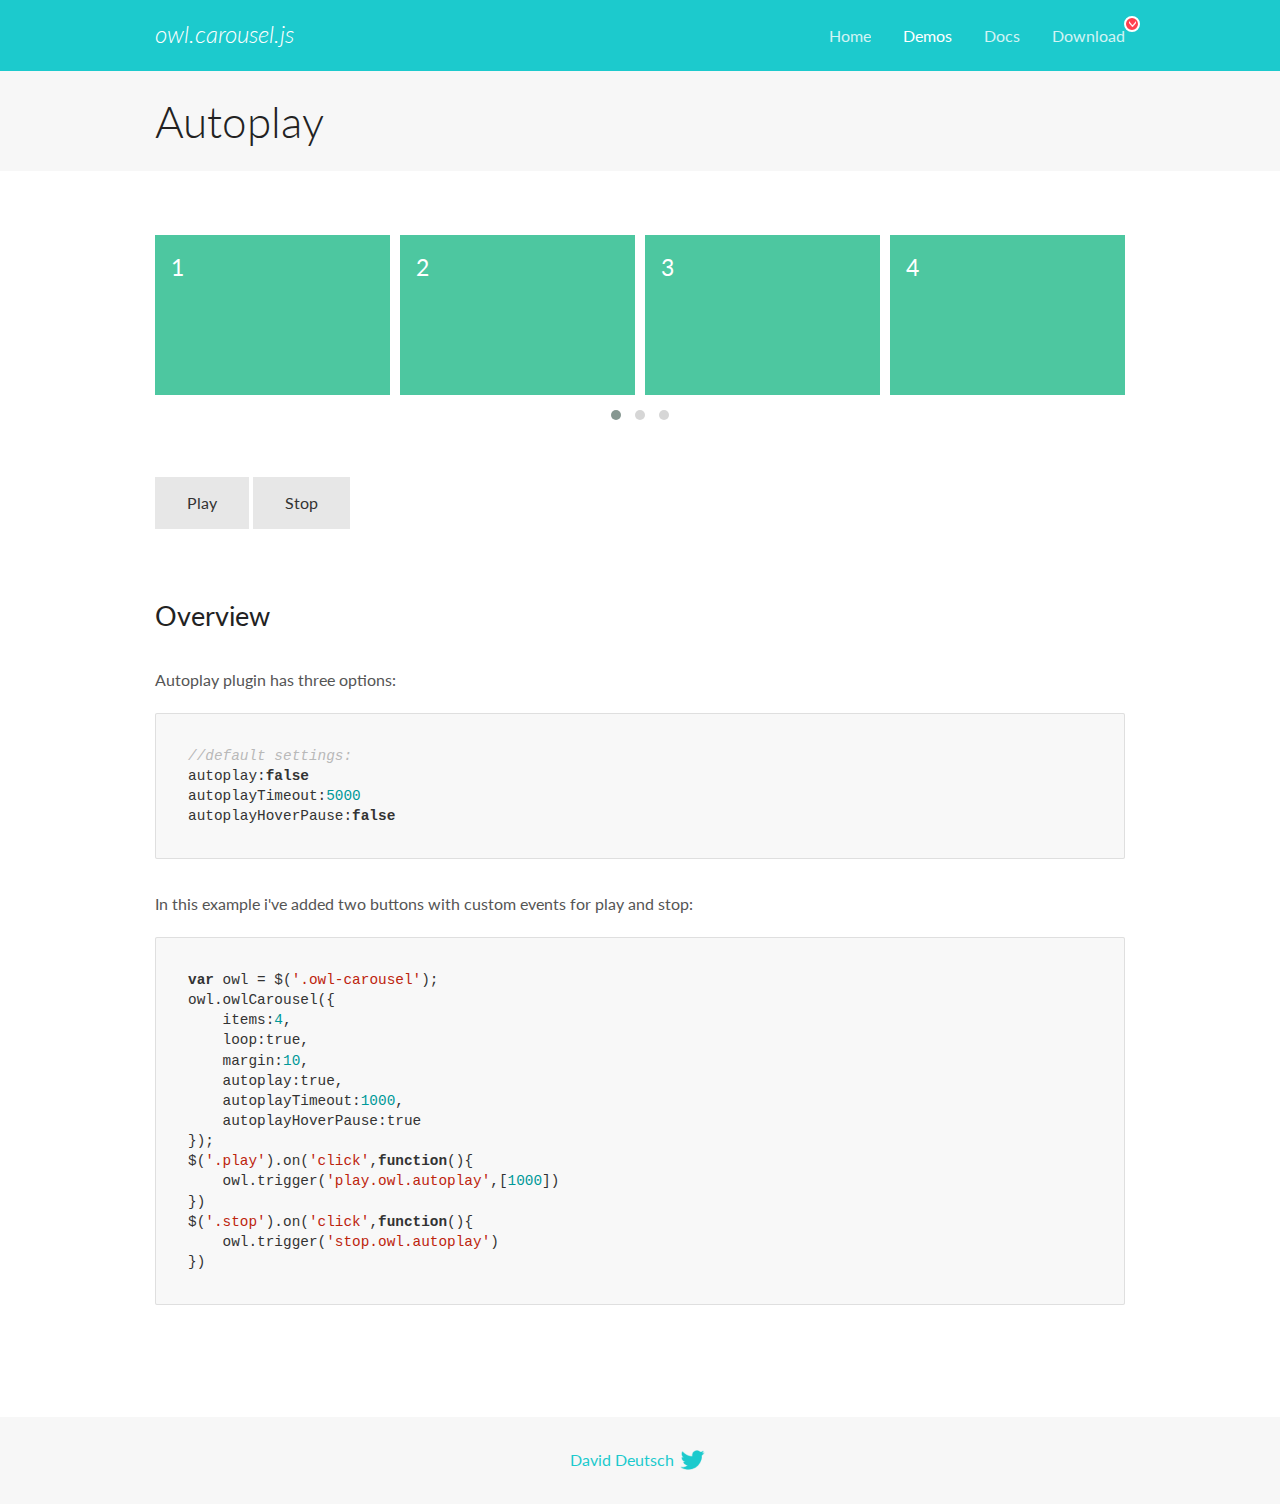
<file: Assets/owl/OwlCarousel2-2.3.4/docs/demos/autoplay.html>
<!DOCTYPE html>
<html lang="en">
  <head>

    <!-- head -->
    <meta charset="utf-8">
    <meta name="msapplication-tap-highlight" content="no" />
    <meta name="viewport" content="width=device-width, initial-scale=1.0" />
    <meta name="description" content="Autoplay usage demo">
    <meta name="author" content="David Deutsch">
    <title>
      Autoplay Demo | Owl Carousel | 2.3.4
    </title>

    <!-- Stylesheets -->
    <link href='https://fonts.googleapis.com/css?family=Lato:300,400,700,400italic,300italic' rel='stylesheet' type='text/css'>
    <link rel="stylesheet" href="../assets/css/docs.theme.min.css">

    <!-- Owl Stylesheets -->
    <link rel="stylesheet" href="../assets/owlcarousel/assets/owl.carousel.min.css">
    <link rel="stylesheet" href="../assets/owlcarousel/assets/owl.theme.default.min.css">

    <!-- HTML5 shim and Respond.js IE8 support of HTML5 elements and media queries -->

    <!--[if lt IE 9]>
      <script src="https://oss.maxcdn.com/libs/html5shiv/3.7.0/html5shiv.js"></script>
      <script src="https://oss.maxcdn.com/libs/respond.js/1.3.0/respond.min.js"></script>
    <![endif]-->

    <!-- Favicons -->
    <link rel="apple-touch-icon-precomposed" sizes="144x144" href="../assets/ico/apple-touch-icon-144-precomposed.png">
    <link rel="shortcut icon" href="../assets/ico/favicon.png">
    <link rel="shortcut icon" href="favicon.ico">

    <!-- Yeah i know js should not be in header. Its required for demos.-->

    <!-- javascript -->
    <script src="../assets/vendors/jquery.min.js"></script>
    <script src="../assets/owlcarousel/owl.carousel.js"></script>
  </head>
  <body>

    <!-- header -->
    <header class="header">
      <div class="row">
        <div class="large-12 columns">
          <div class="brand left">
            <h3>
              <a href="/OwlCarousel2/">owl.carousel.js</a> 
            </h3>
          </div>
          <a id="toggle-nav" class="right">
            <span></span> <span></span> <span></span> 
          </a> 
          <div class="nav-bar">
            <ul class="clearfix">
              <li> <a href="/OwlCarousel2/index.html">Home</a>  </li>
              <li class="active">
                <a href="/OwlCarousel2/demos/demos.html">Demos</a> 
              </li>
              <li> <a href="/OwlCarousel2/docs/started-welcome.html">Docs</a>  </li>
              <li>
                <a href="https://github.com/OwlCarousel2/OwlCarousel2/archive/2.3.4.zip">Download</a> 
                <span class="download"></span> 
              </li>
            </ul>
          </div>
        </div>
      </div>
    </header>

    <!-- title -->
    <section class="title">
      <div class="row">
        <div class="large-12 columns">
          <h1>Autoplay</h1>
        </div>
      </div>
    </section>

    <!--  Demos -->
    <section id="demos">
      <div class="row">
        <div class="large-12 columns">
          <div class="owl-carousel owl-theme">
            <div class="item">
              <h4>1</h4>
            </div>
            <div class="item">
              <h4>2</h4>
            </div>
            <div class="item">
              <h4>3</h4>
            </div>
            <div class="item">
              <h4>4</h4>
            </div>
            <div class="item">
              <h4>5</h4>
            </div>
            <div class="item">
              <h4>6</h4>
            </div>
            <div class="item">
              <h4>7</h4>
            </div>
            <div class="item">
              <h4>8</h4>
            </div>
            <div class="item">
              <h4>9</h4>
            </div>
            <div class="item">
              <h4>10</h4>
            </div>
            <div class="item">
              <h4>11</h4>
            </div>
            <div class="item">
              <h4>12</h4>
            </div>
          </div>
          <a class="button secondary play">Play</a> 
          <a class="button secondary stop">Stop</a> 
          <h3 id="overview">Overview</h3>
          <p>Autoplay plugin has three options:</p>
          <pre><code>//default settings:
autoplay:false
autoplayTimeout:5000
autoplayHoverPause:false</code></pre>
          <p>In this example i&#39;ve added two buttons with custom events for play and stop:</p>
          <pre><code>var owl = $(&#39;.owl-carousel&#39;);
owl.owlCarousel({
    items:4,
    loop:true,
    margin:10,
    autoplay:true,
    autoplayTimeout:1000,
    autoplayHoverPause:true
});
$(&#39;.play&#39;).on(&#39;click&#39;,function(){
    owl.trigger(&#39;play.owl.autoplay&#39;,[1000])
})
$(&#39;.stop&#39;).on(&#39;click&#39;,function(){
    owl.trigger(&#39;stop.owl.autoplay&#39;)
})</code></pre>
          <script>
            $(document).ready(function() {
              var owl = $('.owl-carousel');
              owl.owlCarousel({
                items: 4,
                loop: true,
                margin: 10,
                autoplay: true,
                autoplayTimeout: 1000,
                autoplayHoverPause: true
              });
              $('.play').on('click', function() {
                owl.trigger('play.owl.autoplay', [1000])
              })
              $('.stop').on('click', function() {
                owl.trigger('stop.owl.autoplay')
              })
            })
          </script>
        </div>
      </div>
    </section>

    <!-- footer -->
    <footer class="footer">
      <div class="row">
        <div class="large-12 columns">
          <h5>
            <a href="/OwlCarousel2/docs/support-contact.html">David Deutsch</a> 
            <a id="custom-tweet-button" href="https://twitter.com/share?url=https://github.com/OwlCarousel2/OwlCarousel2&text=Owl Carousel - This is so awesome! " target="_blank"></a> 
          </h5>
        </div>
      </div>
    </footer>

    <!-- vendors -->
    <script src="../assets/vendors/highlight.js"></script>
    <script src="../assets/js/app.js"></script>
  </body>
</html>
</file>
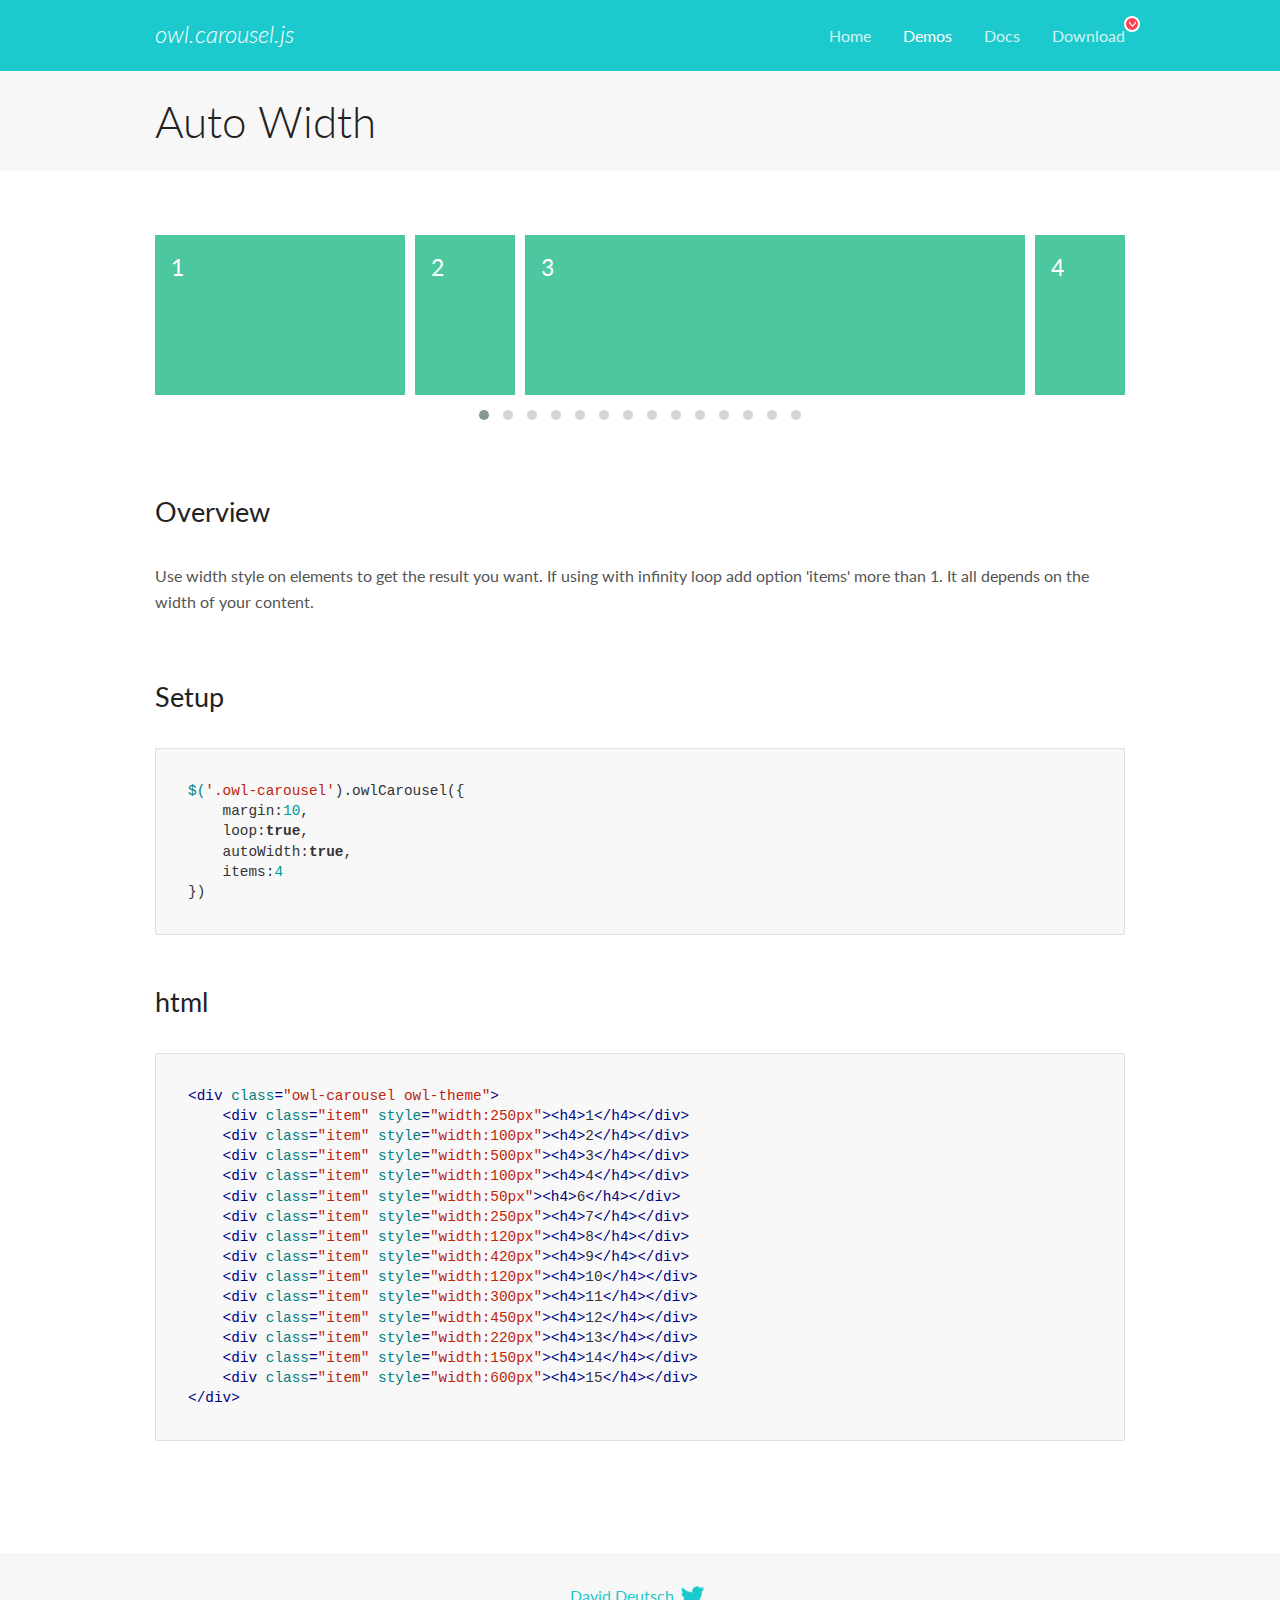
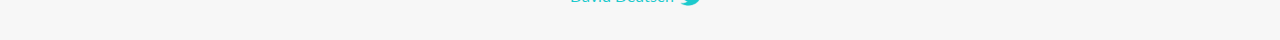
<file: Assets/owl/OwlCarousel2-2.3.4/docs/demos/autowidth.html>
<!DOCTYPE html>
<html lang="en">
  <head>

    <!-- head -->
    <meta charset="utf-8">
    <meta name="msapplication-tap-highlight" content="no" />
    <meta name="viewport" content="width=device-width, initial-scale=1.0" />
    <meta name="description" content="Auto Width">
    <meta name="author" content="David Deutsch">
    <title>
      Auto Width Demo | Owl Carousel | 2.3.4
    </title>

    <!-- Stylesheets -->
    <link href='https://fonts.googleapis.com/css?family=Lato:300,400,700,400italic,300italic' rel='stylesheet' type='text/css'>
    <link rel="stylesheet" href="../assets/css/docs.theme.min.css">

    <!-- Owl Stylesheets -->
    <link rel="stylesheet" href="../assets/owlcarousel/assets/owl.carousel.min.css">
    <link rel="stylesheet" href="../assets/owlcarousel/assets/owl.theme.default.min.css">

    <!-- HTML5 shim and Respond.js IE8 support of HTML5 elements and media queries -->

    <!--[if lt IE 9]>
      <script src="https://oss.maxcdn.com/libs/html5shiv/3.7.0/html5shiv.js"></script>
      <script src="https://oss.maxcdn.com/libs/respond.js/1.3.0/respond.min.js"></script>
    <![endif]-->

    <!-- Favicons -->
    <link rel="apple-touch-icon-precomposed" sizes="144x144" href="../assets/ico/apple-touch-icon-144-precomposed.png">
    <link rel="shortcut icon" href="../assets/ico/favicon.png">
    <link rel="shortcut icon" href="favicon.ico">

    <!-- Yeah i know js should not be in header. Its required for demos.-->

    <!-- javascript -->
    <script src="../assets/vendors/jquery.min.js"></script>
    <script src="../assets/owlcarousel/owl.carousel.js"></script>
  </head>
  <body>

    <!-- header -->
    <header class="header">
      <div class="row">
        <div class="large-12 columns">
          <div class="brand left">
            <h3>
              <a href="/OwlCarousel2/">owl.carousel.js</a> 
            </h3>
          </div>
          <a id="toggle-nav" class="right">
            <span></span> <span></span> <span></span> 
          </a> 
          <div class="nav-bar">
            <ul class="clearfix">
              <li> <a href="/OwlCarousel2/index.html">Home</a>  </li>
              <li class="active">
                <a href="/OwlCarousel2/demos/demos.html">Demos</a> 
              </li>
              <li> <a href="/OwlCarousel2/docs/started-welcome.html">Docs</a>  </li>
              <li>
                <a href="https://github.com/OwlCarousel2/OwlCarousel2/archive/2.3.4.zip">Download</a> 
                <span class="download"></span> 
              </li>
            </ul>
          </div>
        </div>
      </div>
    </header>

    <!-- title -->
    <section class="title">
      <div class="row">
        <div class="large-12 columns">
          <h1>Auto Width</h1>
        </div>
      </div>
    </section>

    <!--  Demos -->
    <section id="demos">
      <div class="row">
        <div class="large-12 columns">
          <div class="owl-carousel owl-theme">
            <div class="item" style="width:250px">
              <h4>1</h4>
            </div>
            <div class="item" style="width:100px">
              <h4>2</h4>
            </div>
            <div class="item" style="width:500px">
              <h4>3</h4>
            </div>
            <div class="item" style="width:100px">
              <h4>4</h4>
            </div>
            <div class="item" style="width:50px">
              <h4>6</h4>
            </div>
            <div class="item" style="width:250px">
              <h4>7</h4>
            </div>
            <div class="item" style="width:120px">
              <h4>8</h4>
            </div>
            <div class="item" style="width:420px">
              <h4>9</h4>
            </div>
            <div class="item" style="width:120px">
              <h4>10</h4>
            </div>
            <div class="item" style="width:300px">
              <h4>11</h4>
            </div>
            <div class="item" style="width:450px">
              <h4>12</h4>
            </div>
            <div class="item" style="width:220px">
              <h4>13</h4>
            </div>
            <div class="item" style="width:150px">
              <h4>14</h4>
            </div>
            <div class="item" style="width:600px">
              <h4>15</h4>
            </div>
          </div>
          <h3 id="overview">Overview</h3>
          <p>Use width style on elements to get the result you want. If using with infinity loop add option &#39;items&#39; more than 1. It all depends on the width of your content.</p>
          <h3 id="setup">Setup</h3>
          <pre><code>$(&#39;.owl-carousel&#39;).owlCarousel({
    margin:10,
    loop:true,
    autoWidth:true,
    items:4
})</code></pre>
          <h3 id="html">html</h3>
          <pre><code>&lt;div class=&quot;owl-carousel owl-theme&quot;&gt;
    &lt;div class=&quot;item&quot; style=&quot;width:250px&quot;&gt;&lt;h4&gt;1&lt;/h4&gt;&lt;/div&gt;
    &lt;div class=&quot;item&quot; style=&quot;width:100px&quot;&gt;&lt;h4&gt;2&lt;/h4&gt;&lt;/div&gt;
    &lt;div class=&quot;item&quot; style=&quot;width:500px&quot;&gt;&lt;h4&gt;3&lt;/h4&gt;&lt;/div&gt;
    &lt;div class=&quot;item&quot; style=&quot;width:100px&quot;&gt;&lt;h4&gt;4&lt;/h4&gt;&lt;/div&gt;
    &lt;div class=&quot;item&quot; style=&quot;width:50px&quot;&gt;&lt;h4&gt;6&lt;/h4&gt;&lt;/div&gt;
    &lt;div class=&quot;item&quot; style=&quot;width:250px&quot;&gt;&lt;h4&gt;7&lt;/h4&gt;&lt;/div&gt;
    &lt;div class=&quot;item&quot; style=&quot;width:120px&quot;&gt;&lt;h4&gt;8&lt;/h4&gt;&lt;/div&gt;
    &lt;div class=&quot;item&quot; style=&quot;width:420px&quot;&gt;&lt;h4&gt;9&lt;/h4&gt;&lt;/div&gt;
    &lt;div class=&quot;item&quot; style=&quot;width:120px&quot;&gt;&lt;h4&gt;10&lt;/h4&gt;&lt;/div&gt;
    &lt;div class=&quot;item&quot; style=&quot;width:300px&quot;&gt;&lt;h4&gt;11&lt;/h4&gt;&lt;/div&gt;
    &lt;div class=&quot;item&quot; style=&quot;width:450px&quot;&gt;&lt;h4&gt;12&lt;/h4&gt;&lt;/div&gt;
    &lt;div class=&quot;item&quot; style=&quot;width:220px&quot;&gt;&lt;h4&gt;13&lt;/h4&gt;&lt;/div&gt;
    &lt;div class=&quot;item&quot; style=&quot;width:150px&quot;&gt;&lt;h4&gt;14&lt;/h4&gt;&lt;/div&gt;
    &lt;div class=&quot;item&quot; style=&quot;width:600px&quot;&gt;&lt;h4&gt;15&lt;/h4&gt;&lt;/div&gt;
&lt;/div&gt;</code></pre>
          <script>
            $(document).ready(function() {
              $('.owl-carousel').owlCarousel({
                margin: 10,
                loop: true,
                autoWidth: true,
                items: 4
              })
            })
          </script>
        </div>
      </div>
    </section>

    <!-- footer -->
    <footer class="footer">
      <div class="row">
        <div class="large-12 columns">
          <h5>
            <a href="/OwlCarousel2/docs/support-contact.html">David Deutsch</a> 
            <a id="custom-tweet-button" href="https://twitter.com/share?url=https://github.com/OwlCarousel2/OwlCarousel2&text=Owl Carousel - This is so awesome! " target="_blank"></a> 
          </h5>
        </div>
      </div>
    </footer>

    <!-- vendors -->
    <script src="../assets/vendors/highlight.js"></script>
    <script src="../assets/js/app.js"></script>
  </body>
</html>
</file>
<file: index.css>
* {
  padding: 0;
  margin: 0;
  box-sizing: border-box;
}

html,
body {
  width: 100%;
  height: 100%;
}

ul {
  margin: 0;
}

/* Color root */
:root {
  --bgOrange: #F1641E;
  --bgDarkBlue: #122868;
  --whiteColor: #ffffff;
  --blackColor: #000000;
  --textGray: #757575;
  --textBLack: #222222;
  --bgYellowLight: #FFFBD8;
  --bgBlueLight: #3B67D9;
  --bgBlueDark: #2638C0;
  --bgSky: #CCEBFF;
}

/*  btn  */
.btn1 {
  background-color: transparent;
  color: var(--blackColor);
  border: none;
  transition: 0.1s linear;
  padding: 5px 10px;
}

.btn1:hover {
  background-color: rgb(224, 224, 224);
  border-radius: 20px;
  color: var(--blackColor);
}

/*  */
/* start header styling */
.flag img {
  height: 25px;
  border-radius: 50%;
  border: 3px solid var(--blackColor);
}

.popover.fade.show.bs-popover-bottom {
  border: 0;

}

.popover {
  background-color: transparent !important;
}

.popover-body {
  background-color: rgb(2, 2, 103) !important;
  color: var(--whiteColor);
  border: 0;
  border-radius: 10px;
  margin-top: 0.5rem;
  padding: 0.5rem 1rem;

}

.bs-popover-bottom>.popover-arrow::before {
  border-bottom-color: rgb(2, 2, 103) !important;
  margin-top: 0.5rem;
  border-width: 0 .5rem .5rem .5rem;
}

.bs-popover-bottom>.popover-arrow::after {
  border-bottom-color: rgb(2, 2, 103) !important;
  margin-top: 0.5rem;
  border-width: 0 .5rem .5rem .5rem;
}

.dropdown-menu {
  margin-top: 1.4rem !important;
  max-height: 400px;
  overflow-y: scroll;
}

.wt-text-heading {
  font-weight: 300;
  text-align: center;
  font-size: 31.01px;
  line-height: 1.1;
  letter-spacing: .46515px;
  margin-top: 11px;
}

/* end header styling */




/* start special section styling */
#special-section {
  width: 100%;
  height: auto;
  padding: 1.5rem 0;
}


#special-section .special-img-card:hover,
img {

  transform: scale(1.1);
  /* box-shadow: rgba(0, 0, 0, 0.35) 0px 5px 15px; */
  transition: 0.2s linear;

}

#special-section .special-img-card:hover .line {
  height: 2px;
  width: 100%;
  background-color: black;
  transition: 0.2s linear;
}

/* end special section styling */

/* start search section styling */
#search-section .card-img:hover {
  box-shadow: rgba(0, 0, 0, 0.24) 0px 2px 4px;
  transition: 0.1s linear;
}

#search-section .card-img {
  border-radius: 12px;
  overflow: hidden;
  background: var(--clg-color-sem-background-elevation-0, #FFFFFF);

}

/* end search section styling */


/* start shift section styling */
#shift-section {
  margin-top: 6%;
}

.card-image {
  width: 100%;
}

.card-image h3 {
  margin-bottom: 3%;
}

.card-img img {
  width: 100%;
}

.card-img a {
  color: black;
  text-align: center;
  justify-content: center;
  text-decoration: none;
}

.card-img1 {
  border-radius: 12px;
  overflow: hidden;
  background: var(--clg-color-sem-background-elevation-0, #FFFFFF);
  border: 1px solid black;
}

.card-img1 img {
  width: 100%;
  margin-bottom: 10%;

}

.card-img-div {
  position: relative;
  top: 0;
  left: 0;
}

.card-img-div .fa-heart {
  position: absolute;
  top: 3%;
  right: 5%;
  width: 30px;
  height: 30px;
  display: flex;
  justify-content: center;
  align-items: center;
  box-shadow: rgb(38, 57, 77) 0px 20px 30px -10px;
  border-radius: 50px;
  color: var(--blackColor);
  font-size: 1rem;
  background-color: var(--whiteColor);
}

.card-img-div .fa-camera {
  position: absolute;
  top: 10%;
  right: 5%;
  width: 30px;
  height: 30px;
  display: flex;
  justify-content: center;
  align-items: center;
  box-shadow: rgb(38, 57, 77) 0px 20px 30px -10px;
  border-radius: 50px;
  color: var(--blackColor);
  font-size: 1rem;
  display: none;
  background-color: var(--whiteColor);

}

.card-img-div .fa-ellipsis {
  position: absolute;
  top: 17%;
  right: 5%;
  width: 30px;
  height: 30px;
  display: flex;
  justify-content: center;
  align-items: center;
  box-shadow: rgb(38, 57, 77) 0px 20px 30px -10px;
  border-radius: 50px;
  color: var(--blackColor);
  font-size: 1rem;
  display: none;
  background-color: var(--whiteColor);

}

.fa-camera:hover~.fa-ellipsis {
  transform: scale(1.1);
  box-shadow: rgba(0, 0, 0, 0.35) 0px 5px 15px;
  transition: 0.2s linear;
  display: flex;
}

.card-img-div:hover .fa-camera {
  /* transform: scale(1.1); */
  box-shadow: rgba(0, 0, 0, 0.35) 0px 5px 15px;
  transition: 0.5s linear;
  display: flex;

}

.fa-heart:hover {
  /* transform: scale(1.1); */
  /* box-shadow: rgba(0, 0, 0, 0.35) 0px 5px 15px; */
  transition: 0.5s linear;
}

.card-img1:hover {
  /* transform: scale(1.1); */
  box-shadow: rgba(0, 0, 0, 0.25) 0px 54px 55px, rgba(0, 0, 0, 0.12) 0px -12px 30px, rgba(0, 0, 0, 0.12) 0px 4px 6px, rgba(0, 0, 0, 0.17) 0px 12px 13px, rgba(0, 0, 0, 0.09) 0px -3px 5px;
  transition: 0.5s linear;
}

.card-img1 a {
  color: black;
  text-align: center;
  justify-content: center;
  text-decoration: none;
}

.text-1 {
  margin-top: 60%;
}

.textbox {
  margin-top: 10%;
}

.textbox input {
  width: 90%;
  padding: 3%;
  border: 3px solid black;
  border-radius: 50px;
  text-align: center;
  justify-content: center;
}

/* end shift section styling */



/*terminal-section styling*/
#terminal-section {
  background-color: #FFFBD8;
  padding: 4rem 0;
}

.accordion-body {
  background-color: #FFFBD8;
  border: 0;
}

.accordion-item {
  background-color: #FFFBD8;
  border: 0;
}

.accordion-button:focus {
  border-color: transparent !important;
  border-color: #86b7fe;
  outline: 0;
}

.accordion-button:not(.collapsed) {
  border-color: transparent !important;
  border-color: #FFFBD8 !important;
  box-shadow: none !important;
  outline: 0;
}

/* end terminal-section styling*/





/* start footer styling */
/*nike-section stylin*/
#nike-section {
  background-color: #CCEBFF;
  height: max-content;

}

.textbox1 input {
  border-radius: 50px;
  padding: 12px;
  border: 1px solid grey;
  width: 50%;
  margin-top: 1%;
}

#sub {
  border-radius: 50px;
  padding: 12px;
  border: none;
  width: 200px;


}

/* end nike-section stylin*/



/*dreame-section stylin*/
#dreame-section {
  background-color: #3B67D9;

}

/* end dreame-section stylin*/
#footer-nav {
  background-color: var(--bgBlueDark);
  width: 100%;
  height: 100%;
}

#footer-nav .footer-left-nav-div {
  background-color: var(--bgDarkBlue);
  padding: 5rem;
  display: flex;
  align-items: center;
  justify-content: center;

}

#footer-nav .footer-left-nav-div .logo-div {
  background-color: var(--bgOrange);
  color: white;
  width: 100px;
  border-radius: 5px;
  margin: auto;
  font-size: 2rem;
  display: flex;
  justify-content: center;
  align-items: center;
  padding: 1.5rem 0;
  font-family: Cambria, Cochin, Georgia, Times, 'Times New Roman', serif;
  font-weight: 600;
}

#footer-nav .footer-left-nav-div .btn {
  background-color: var(--bgBlueLight);
  color: white;
  border-radius: 30px;
  padding: 8px 12px;
  font-size: 1.4rem;
  margin-top: 1rem;
}

.div-footer-nav li {
  list-style-type: none;
  padding-bottom: 7%;
  font-size: 14px;
}

.div-footer-nav li span {
  font-size: 12.99px;
}

.div-footer-nav li span:hover {
  text-decoration-line: underline;
  text-decoration-thickness: 1px;
  text-underline-position: under;
}

.privaacy {
  display: flex;

}

.privaacy i {
  display: flex;
  align-items: center;
  justify-content: center;
  width: 35px;
  height: 35px;
  font-size: 18px;
  border-radius: 50%;
  transition: 0.5s linear;

}

.privaacy i:hover {
  background-color: #d0d0d031;
  transition: 0.5s linear;
}

.privaacy i {
  width: 35px;
  height: 35px;

  font-size: 18px;
  border-radius: 50%;
  transition: 0.5s linear;

}

/*Assets-section styling*/
#Assets-section {
  background-color: var(--blackColor);
  padding: 1rem 0;
  height: auto;
  width: 100%;

}

#Assets-section .jods-div {
  padding: 10px 20px;
  border-radius: 30px;
  width: max-content;
  transition: all 0.1s var(--bezier);
}

#Assets-section .jods-div:hover {
  background-color: #d0d0d031;
  border-radius: 30px;
  padding: 10px 20px;
  transition: all 0.1s var(--bezier);
}

/* end footer styling */





/* end Assets-section styling*/

/* ================================== */
/* media query csss */
/* ================================== */
@media screen and (max-width: 1200px) {}

@media screen and (max-width: 992px) {
  .last-nvbar {
    display: none;
  }
  .card{
   margin: 1.5rem 0 0 0;
  }
}

@media screen and (max-width: 768px) {}

@media screen and (max-width: 568px) {}

/* ================================== */
/* media query csss */
/* ================================== */
</file>
<file: css/Back-to-school.css>
* {
  padding: 0;
  margin: 0;
  box-sizing: border-box;
}

html,
body {
  width: 100%;
  height: 100%;
}

ul {
  margin: 0;
}

/* Color root */
:root {
  --bgOrange: #F1641E;
  --bgDarkBlue: #122868;
  --bgCardYellow: #fdd95e;
  --bgCardPurple: #8c8af0;
  --bgCardDarkGreen: #034927;
  --bgCardLightGreen: #21b55a;
  --whiteColor: #ffffff;
  --blackColor: #000000;
  --bglightGray: #d7d7d7f4;
  --textGray: #757575;
  --textBLack: #222222;
  --bgYellowLight: #FFFBD8;
  --bgBlueLight: #3B67D9;
  --bgBlueDark: #2638C0;
  --bgSky: #CCEBFF;
}
.m-hover{
  margin-left: 0px;
  cursor: pointer;
  transition: all 0.2s ease-out;
}
.m-hover-div:hover .m-hover{
  margin-left: 5px;
}





/*  btn  */
.btn1 {
  background-color: transparent;
  color: var(--blackColor);
  border: none;
  transition: 0.1s linear;
  padding: 5px 10px;
}

.btn1:hover {
  background-color: rgb(224, 224, 224);
  border-radius: 20px;
  color: var(--blackColor);
}

/*  */
/* start header styling */
.flag img {
  height: 25px;
  border-radius: 50%;
  border: 3px solid var(--blackColor);
}

.popover.fade.show.bs-popover-bottom {
  border: 0;

}

.popover {
  background-color: transparent !important;
}

.popover-body {
  background-color: rgb(2, 2, 103) !important;
  color: var(--whiteColor);
  border: 0;
  border-radius: 10px;
  margin-top: 0.5rem;
  padding: 0.5rem 1rem;

}

.bs-popover-bottom>.popover-arrow::before {
  border-bottom-color: rgb(2, 2, 103) !important;
  margin-top: 0.5rem;
  border-width: 0 .5rem .5rem .5rem;
}

.bs-popover-bottom>.popover-arrow::after {
  border-bottom-color: rgb(2, 2, 103) !important;
  margin-top: 0.5rem;
  border-width: 0 .5rem .5rem .5rem;
}

.dropdown-menu {
  margin-top: 1.4rem !important;
  max-height: 400px;
  overflow-y: scroll;
}

.wt-text-heading {
  font-weight: 300;
  text-align: center;
  font-size: 31.01px;
  line-height: 1.1;
  letter-spacing: .46515px;
  margin-top: 11px;
}

/* end header styling */

/*gift-nav-section section*/
#gift-nav-section {
  padding: 2rem 0;
}

.main {
  width: 100%;
  position: relative;
}

.main h2 {
  letter-spacing: 1px;
  font-size: 2.3rem;
  font-weight: 400;
  height: 57px;
  position: relative;
  display: inline-block;
  vertical-align: top;
}

/*gift-nav-section section*/


/*Welldecor-section start*/
#Welldecor-section {
  width: 100%;

}


.overlay h1 {
  text-align: center;
  padding-top: 2rem;
}

.overlay h5 {
  text-align: center;
  padding-top: 1rem;
}

.overlay h6 {
  text-align: center;
  padding-top: 0;
}

.card {
  position: relative;
  display: flex;
  flex-direction: column;
  min-width: 0;
  word-wrap: break-word;
  /* background-color: #fff; */
  background-clip: border-box;
  border: 1px solid rgba(0, 0, 0, .125);
  border-radius: .25rem;
}

/*Welldecor-section end*/



/*Highlights-section section*/
/* .card:hover{
  box-shadow: rgba(0, 0, 0, 0.12) 0px 2px 4px;
  transition: 0.1s linear;
 } */
.card-image {
  width: 100%;
}

.card-image h3 {
  margin-bottom: 3%;
}

.card img {
  width: 100%;
}

.card a {
  color: black;
  text-align: center;
  justify-content: center;
  text-decoration: none;
}

.card {
  overflow: hidden;
  background: var(--clg-color-sem-background-elevation-0, #FFFFFF);
}

.card img {
  width: 100%;

}

.card{
  position: relative;
  top: 0;
  left: 0;
}

.card .fa-heart {
  position: absolute;
  top: 3%;
  right: 5%;
  width: 30px;
  height: 30px;
  display: flex;
  justify-content: center;
  align-items: center;
  box-shadow: rgb(38, 57, 77) 0px 20px 30px -10px;
  border-radius: 50px;
  color: var(--blackColor);
  font-size: 1rem;
  /* display: none; */
  background-color: var(--whiteColor);
}

.card .fa-camera {
  position: absolute;
  top: 17%;
  right: 5%;
  width: 30px;
  height: 30px;
  display: flex;
  justify-content: center;
  align-items: center;
  box-shadow: rgb(38, 57, 77) 0px 20px 30px -10px;
  border-radius: 50px;
  color: var(--blackColor);
  font-size: 1rem;
  display: none;
  background-color: var(--whiteColor);

}

.card .fa-ellipsis {
  position: absolute;
  top: 32%;
  right: 5%;
  width: 30px;
  height: 30px;
  display: flex;
  justify-content: center;
  align-items: center;
  box-shadow: rgb(38, 57, 77) 0px 20px 30px -10px;
  border-radius: 50px;
  color: var(--blackColor);
  font-size: 1rem;
  display: none;
  background-color: var(--whiteColor);

}

.fa-camera:hover~.fa-ellipsis {
  transform: scale(1.1);
  box-shadow: rgba(0, 0, 0, 0.35) 0px 5px 15px;
  transition: 0.2s linear;
  display: flex;
}

.card:hover .fa-camera {
  /* transform: scale(1.1); */
  box-shadow: rgba(0, 0, 0, 0.35) 0px 5px 15px;
  transition: 0.5s linear;
  display: flex;

}

.fa-heart:hover {
  /* transform: scale(1.1); */
  box-shadow: rgba(0, 0, 0, 0.35) 0px 5px 15px;
  transition: 0.5s linear;
  display: flex;
}
#Highlights-section p{
  margin: 0 !important;
}
.btn-primary {
  color: #080707;
  background-color: #dbdcdd;
  border-color: #dcddde;
  margin-left: 44%;
  margin-top: 5%;
  border-radius: 50px;
  width: 9%;
  height: 42px;
}

/*Highlights-section end section*/


/*Shops-section section*/
#Shops-section p{
  margin: 0 !important; 
}
/*Shops-section end section*/

/*Supplies-section*/
#Supplies-section p{
  margin: 0 !important;
}
/*Supplies-section end*/







/* start footer styling */
/*nike-section stylin*/
#nike-section {

  background-color: #CCEBFF;
  height: max-content;

}

.textbox1 input {
  border-radius: 50px;
  padding: 12px;
  border: 1px solid grey;
  width: 50%;
  margin-top: 1%;
}

#sub {
  border-radius: 50px;
  padding: 12px;
  border: none;
  width: 200px;


}

/* end nike-section stylin*/



/*dreame-section stylin*/
#dreame-section {
  background-color: #3B67D9;

}

/* end dreame-section stylin*/
#footer-nav {
  background-color: var(--bgBlueDark);
  width: 100%;
  height: 100%;
}

#footer-nav .footer-left-nav-div {
  background-color: var(--bgDarkBlue);
  padding: 5rem;
  display: flex;
  align-items: center;
  justify-content: center;

}

#footer-nav .footer-left-nav-div .logo-div {
  background-color: var(--bgOrange);
  color: white;
  width: 100px;
  border-radius: 5px;
  margin: auto;
  font-size: 2rem;
  display: flex;
  justify-content: center;
  align-items: center;
  padding: 1.5rem 0;
  font-family: Cambria, Cochin, Georgia, Times, 'Times New Roman', serif;
  font-weight: 600;
}

#footer-nav .footer-left-nav-div .btn {
  background-color: var(--bgBlueLight);
  color: white;
  border-radius: 30px;
  padding: 8px 12px;
  font-size: 1.4rem;
  margin-top: 1rem;
}

.div-footer-nav li {
  list-style-type: none;
  padding-bottom: 7%;
  font-size: 14px;
}

.div-footer-nav li span {
  font-size: 12.99px;
}

.div-footer-nav li span:hover {
  text-decoration-line: underline;
  text-decoration-thickness: 1px;
  text-underline-position: under;
}

.privaacy {
  display: flex;

}

.privaacy i {
  display: flex;
  align-items: center;
  justify-content: center;
  width: 35px;
  height: 35px;
  font-size: 18px;
  border-radius: 50%;
  transition: 0.5s linear;

}

.privaacy i:hover {
  background-color: #d0d0d031;
  transition: 0.5s linear;
}

.privaacy i {
  width: 35px;
  height: 35px;

  font-size: 18px;
  border-radius: 50%;
  transition: 0.5s linear;

}

/*Assets-section styling*/
#Assets-section {
  background-color: var(--blackColor);
  padding: 1rem 0;
  height: auto;
  width: 100%;

}

#Assets-section .jods-div {
  padding: 10px 20px;
  border-radius: 30px;
  width: max-content;
  transition: all 0.1s var(--bezier);
}

#Assets-section .jods-div:hover {
  background-color: #d0d0d031;
  border-radius: 30px;
  padding: 10px 20px;
  transition: all 0.1s var(--bezier);
}

/* end footer styling */

/* ================================== */
/* media query csss */
/* ================================== */
@media screen and (max-width: 1200px) {}


@media screen and (max-width: 992px) {

  .last-nvbar {
    display: none;
  }

}

/* media query for tablet */
@media screen and (max-width: 768px) {}

/* media query for mobile */
@media screen and (max-width: 568px) {
  .main h2 {
    font-size: 1.3rem;
  }
  #Welldecor-section .container-fluid .overlay{
   display: none;
  }


}

/* ================================== */
/* media query csss */
/* ================================== */
</file>
<file: css/Etsy-Registry.css>
* {
    padding: 0;
    margin: 0;
    box-sizing: border-box;
}

html,
body {
    width: 100%;
    height: 100%;
}

ul {
    margin: 0;
}

/* Color root */
:root {
    --bgOrange: #F1641E;
    --bgDarkBlue: #122868;
    --bgCardYellow: #fdd95e;
    --bgCardPurple: #8c8af0;
    --bgCardDarkGreen: #034927;
    --bgCardLightGreen: #21b55a;
    --whiteColor: #ffffff;
    --blackColor: #000000;
    --bglightGray: #d7d7d7f4;
    --textGray: #757575;
    --textBLack: #222222;
    --bgYellowLight: #FFFBD8;
    --bgBlueLight: #3B67D9;
    --bgBlueDark: #2638C0;
    --bgSky: #CCEBFF;
}

.m-hover {
    margin-left: 0px;
    cursor: pointer;
    transition: all 0.2s ease-out;
}

.m-hover-div:hover .m-hover {
    margin-left: 5px;
}





/*  btn  */
.btn1 {
    background-color: transparent;
    color: var(--blackColor);
    border: none;
    transition: 0.1s linear;
    padding: 5px 10px;
}

.btn1:hover {
    background-color: rgb(224, 224, 224);
    border-radius: 20px;
    color: var(--blackColor);
}

/*  */
/* start header styling */
.flag img {
    height: 25px;
    border-radius: 50%;
    border: 3px solid var(--blackColor);
}

.popover.fade.show.bs-popover-bottom {
    border: 0;

}

.popover {
    background-color: transparent !important;
}

.popover-body {
    background-color: rgb(2, 2, 103) !important;
    color: var(--whiteColor);
    border: 0;
    border-radius: 10px;
    margin-top: 0.5rem;
    padding: 0.5rem 1rem;

}

.bs-popover-bottom>.popover-arrow::before {
    border-bottom-color: rgb(2, 2, 103) !important;
    margin-top: 0.5rem;
    border-width: 0 .5rem .5rem .5rem;
}

.bs-popover-bottom>.popover-arrow::after {
    border-bottom-color: rgb(2, 2, 103) !important;
    margin-top: 0.5rem;
    border-width: 0 .5rem .5rem .5rem;
}

.dropdown-menu {
    margin-top: 1.4rem !important;
    max-height: 400px;
    overflow-y: scroll;
}

.wt-text-heading {
    font-weight: 300;
    text-align: center;
    font-size: 31.01px;
    line-height: 1.1;
    letter-spacing: .46515px;
    margin-top: 11px;
}

/* end header styling */



/*Welldecor-section*/

#Welldecor-section {
    background-color: #1a3b38 !important;
    width: 100%;
    height: auto;
}

/*Welldecor-section end*/


/*absolute-section*/
#absolute-section {
    background-color: #fffbd8 !important;
    width: 100%;
    height: auto;
}

/*absolute-section end*/

/*gifting-section*/
#gifting-section .card:hover {
    box-shadow: rgba(0, 0, 0, 0.25) 0px 54px 55px, rgba(0, 0, 0, 0.12) 0px -12px 30px, rgba(0, 0, 0, 0.12) 0px 4px 6px, rgba(0, 0, 0, 0.17) 0px 12px 13px, rgba(0, 0, 0, 0.09) 0px -3px 5px;
    transition: 0.5s linear;
}

.card:hover {
    /* transform: scale(1.1); */
    box-shadow: rgba(0, 0, 0, 0.25) 0px 54px 55px, rgba(0, 0, 0, 0.12) 0px -12px 30px, rgba(0, 0, 0, 0.12) 0px 4px 6px, rgba(0, 0, 0, 0.17) 0px 12px 13px, rgba(0, 0, 0, 0.09) 0px -3px 5px;
    transition: 0.5s linear;
}

.card a {
    color: black;
    text-align: center;
    justify-content: center;
    text-decoration: none;
}

/*gifting-section end*/




/*Questions-section*/
.accordion-button:hover{
    background:rgb(227, 228, 228);
}
.accordion-flush .accordion-item .accordion-button{
    border-radius: 30px;
    margin-top: 2%;
}

/*Questions-section end*/




/*centre-section*/

a {
    color: #333333;

}

/*centre-section end*/












































/* start footer styling */
/*nike-section stylin*/
#nike-section {

    background-color: #CCEBFF;
    height: max-content;

}

.textbox1 input {
    border-radius: 50px;
    padding: 12px;
    border: 1px solid grey;
    width: 50%;
    margin-top: 1%;
}

#sub {
    border-radius: 50px;
    padding: 12px;
    border: none;
    width: 200px;


}

/* end nike-section stylin*/



/*dreame-section stylin*/
#dreame-section {
    background-color: #3B67D9;

}

/* end dreame-section stylin*/
#footer-nav {
    background-color: var(--bgBlueDark);
    width: 100%;
    height: 100%;
}

#footer-nav .footer-left-nav-div {
    background-color: var(--bgDarkBlue);
    padding: 5rem;
    display: flex;
    align-items: center;
    justify-content: center;

}

#footer-nav .footer-left-nav-div .logo-div {
    background-color: var(--bgOrange);
    color: white;
    width: 100px;
    border-radius: 5px;
    margin: auto;
    font-size: 2rem;
    display: flex;
    justify-content: center;
    align-items: center;
    padding: 1.5rem 0;
    font-family: Cambria, Cochin, Georgia, Times, 'Times New Roman', serif;
    font-weight: 600;
}

#footer-nav .footer-left-nav-div .btn {
    background-color: var(--bgBlueLight);
    color: white;
    border-radius: 30px;
    padding: 8px 12px;
    font-size: 1.4rem;
    margin-top: 1rem;
}

.div-footer-nav li {
    list-style-type: none;
    padding-bottom: 7%;
    font-size: 14px;
}

.div-footer-nav li span {
    font-size: 12.99px;
}

.div-footer-nav li span:hover {
    text-decoration-line: underline;
    text-decoration-thickness: 1px;
    text-underline-position: under;
}

.privaacy {
    display: flex;

}

.privaacy i {
    display: flex;
    align-items: center;
    justify-content: center;
    width: 35px;
    height: 35px;
    font-size: 18px;
    border-radius: 50%;
    transition: 0.5s linear;

}

.privaacy i:hover {
    background-color: #d0d0d031;
    transition: 0.5s linear;
}

.privaacy i {
    width: 35px;
    height: 35px;

    font-size: 18px;
    border-radius: 50%;
    transition: 0.5s linear;

}

/*Assets-section styling*/
#Assets-section {
    background-color: var(--blackColor);
    padding: 1rem 0;
    height: auto;
    width: 100%;

}

#Assets-section .jods-div {
    padding: 10px 20px;
    border-radius: 30px;
    width: max-content;
    transition: all 0.1s var(--bezier);
}

#Assets-section .jods-div:hover {
    background-color: #d0d0d031;
    border-radius: 30px;
    padding: 10px 20px;
    transition: all 0.1s var(--bezier);
}

/* end footer styling */

/* ================================== */
/* media query csss */
/* ================================== */
@media screen and (max-width: 1200px) {}


@media screen and (max-width: 992px) {

    .last-nvbar {
        display: none;
    }
    .Welldecor-section-row {
        gap: 20px;
    }

}

/* media query for tablet */
@media screen and (max-width: 768px) {
    .Welldecor-section-row {
        gap: 20px;
    }
}

/* media query for mobile */
@media screen and (max-width: 568px) {
    .main h2 {
        font-size: 1.3rem;
    }

    #Welldecor-section .container-fluid .overlay {
        display: none;
    }
    .Welldecor-section-row {
        gap: 20px;
    }


}

/* ================================== */
/* media query csss */
/* ================================== */
</file>
<file: css/Home-Favourites.css>
* {
    padding: 0;
    margin: 0;
    box-sizing: border-box;
  }
  
  html,
  body {
    width: 100%;
    height: 100%;
  }
  
  ul {
    margin: 0;
  }
  
  /* Color root */
  :root {
    --bgOrange: #F1641E;
    --bgDarkBlue: #122868;
    --bgCardYellow: #fdd95e;
    --bgCardPurple: #8c8af0;
    --bgCardDarkGreen: #034927;
    --bgCardLightGreen: #21b55a;
    --whiteColor: #ffffff;
    --blackColor: #000000;
    --bglightGray: #d7d7d7f4;
    --textGray: #757575;
    --textBLack: #222222;
    --bgYellowLight: #FFFBD8;
    --bgBlueLight: #3B67D9;
    --bgBlueDark: #2638C0;
    --bgSky: #CCEBFF;
  }
  .m-hover{
    margin-left: 0px;
    cursor: pointer;
    transition: all 0.2s ease-out;
  }
  .m-hover-div:hover .m-hover{
    margin-left: 5px;
  }
  
  
  
  
  
  /*  btn  */
  .btn1 {
    background-color: transparent;
    color: var(--blackColor);
    border: none;
    transition: 0.1s linear;
    padding: 5px 10px;
  }
  
  .btn1:hover {
    background-color: rgb(224, 224, 224);
    border-radius: 20px;
    color: var(--blackColor);
  }
  
  /*  */
  /* start header styling */
  .flag img {
    height: 25px;
    border-radius: 50%;
    border: 3px solid var(--blackColor);
  }
  
  .popover.fade.show.bs-popover-bottom {
    border: 0;
  
  }
  
  .popover {
    background-color: transparent !important;
  }
  
  .popover-body {
    background-color: rgb(2, 2, 103) !important;
    color: var(--whiteColor);
    border: 0;
    border-radius: 10px;
    margin-top: 0.5rem;
    padding: 0.5rem 1rem;
  
  }
  
  .bs-popover-bottom>.popover-arrow::before {
    border-bottom-color: rgb(2, 2, 103) !important;
    margin-top: 0.5rem;
    border-width: 0 .5rem .5rem .5rem;
  }
  
  .bs-popover-bottom>.popover-arrow::after {
    border-bottom-color: rgb(2, 2, 103) !important;
    margin-top: 0.5rem;
    border-width: 0 .5rem .5rem .5rem;
  }
  
  .dropdown-menu {
    margin-top: 1.4rem !important;
    max-height: 400px;
    overflow-y: scroll;
  }
  
  .wt-text-heading {
    font-weight: 300;
    text-align: center;
    font-size: 31.01px;
    line-height: 1.1;
    letter-spacing: .46515px;
    margin-top: 11px;
  }
  
  /* end header styling */



  /*Welldecor-section start*/
#Welldecor-section {
    width: 100%;
  
  }
  
  
  .overlay h1 {
    text-align: center;
    padding-top: 2rem;
  }
  
  .overlay h5 {
    text-align: center;
    padding-top: 1rem;
  }
  
  .overlay h6 {
    text-align: center;
    padding-top: 0;
  }
  
  .card {
    position: relative;
    display: flex;
    flex-direction: column;
    min-width: 0;
    word-wrap: break-word;
    /* background-color: #fff; */
    background-clip: border-box;
    border: 1px solid rgba(0, 0, 0, .125);
    border-radius: .25rem;
  }
  
  /*Welldecor-section end*/
  
  
  
  /*Highlights-section section*/
  /* .card:hover{
    box-shadow: rgba(0, 0, 0, 0.12) 0px 2px 4px;
    transition: 0.1s linear;
   } */
  .card-image {
    width: 100%;
  }
  
  .card-image h3 {
    margin-bottom: 3%;
  }
  
  .card img {
    width: 100%;
  }
  
  .card a {
    color: black;
    text-align: center;
    justify-content: center;
    text-decoration: none;
  }
  
  .card {
    overflow: hidden;
    background: var(--clg-color-sem-background-elevation-0, #FFFFFF);
  }
  
  .card img {
    width: 100%;
  
  }
  
  .card{
    position: relative;
    top: 0;
    left: 0;
  }
  
  .card .fa-heart {
    position: absolute;
    top: 3%;
    right: 5%;
    width: 30px;
    height: 30px;
    display: flex;
    justify-content: center;
    align-items: center;
    box-shadow: rgb(38, 57, 77) 0px 20px 30px -10px;
    border-radius: 50px;
    color: var(--blackColor);
    font-size: 1rem;
    /* display: none; */
    background-color: var(--whiteColor);
  }
  
  .card .fa-camera {
    position: absolute;
    top: 17%;
    right: 5%;
    width: 30px;
    height: 30px;
    display: flex;
    justify-content: center;
    align-items: center;
    box-shadow: rgb(38, 57, 77) 0px 20px 30px -10px;
    border-radius: 50px;
    color: var(--blackColor);
    font-size: 1rem;
    display: none;
    background-color: var(--whiteColor);
  
  }
  
  .card .fa-ellipsis {
    position: absolute;
    top: 32%;
    right: 5%;
    width: 30px;
    height: 30px;
    display: flex;
    justify-content: center;
    align-items: center;
    box-shadow: rgb(38, 57, 77) 0px 20px 30px -10px;
    border-radius: 50px;
    color: var(--blackColor);
    font-size: 1rem;
    display: none;
    background-color: var(--whiteColor);
  
  }
  
  .fa-camera:hover~.fa-ellipsis {
    transform: scale(1.1);
    box-shadow: rgba(0, 0, 0, 0.35) 0px 5px 15px;
    transition: 0.2s linear;
    display: flex;
  }
  
  .card:hover .fa-camera {
    /* transform: scale(1.1); */
    box-shadow: rgba(0, 0, 0, 0.35) 0px 5px 15px;
    transition: 0.5s linear;
    display: flex;
  
  }
  
  .fa-heart:hover {
    /* transform: scale(1.1); */
    box-shadow: rgba(0, 0, 0, 0.35) 0px 5px 15px;
    transition: 0.5s linear;
    display: flex;
  }
  #Highlights-section p{
    margin: 0 !important;
  }
  .btn-primary {
    color: #080707;
    background-color: #dbdcdd;
    border-color: #dcddde;
    margin-left: 44%;
    margin-top: 5%;
    border-radius: 50px;
    width: 9%;
    height: 42px;
  }
  
  /*Highlights-section end section*/
  
  
  /*Shops-section section*/
  #Shops-section p{
    margin: 0 !important; 
  }
  /*Shops-section end section*/
  
  /*Supplies-section*/
  #Supplies-section p{
    margin: 0 !important;
  }
  /*Supplies-section end*/
  
  























































/* start footer styling */
  /*nike-section stylin*/
#nike-section {

    background-color: #CCEBFF;
    height: max-content;
  
  }
  
  .textbox1 input {
    border-radius: 50px;
    padding: 12px;
    border: 1px solid grey;
    width: 50%;
    margin-top: 1%;
  }
  
  #sub {
    border-radius: 50px;
    padding: 12px;
    border: none;
    width: 200px;
  
  
  }
  
  /* end nike-section stylin*/
  
  
  
  /*dreame-section stylin*/
  #dreame-section {
    background-color: #3B67D9;
  
  }
  
  /* end dreame-section stylin*/
  #footer-nav {
    background-color: var(--bgBlueDark);
    width: 100%;
    height: 100%;
  }
  
  #footer-nav .footer-left-nav-div {
    background-color: var(--bgDarkBlue);
    padding: 5rem;
    display: flex;
    align-items: center;
    justify-content: center;
  
  }
  
  #footer-nav .footer-left-nav-div .logo-div {
    background-color: var(--bgOrange);
    color: white;
    width: 100px;
    border-radius: 5px;
    margin: auto;
    font-size: 2rem;
    display: flex;
    justify-content: center;
    align-items: center;
    padding: 1.5rem 0;
    font-family: Cambria, Cochin, Georgia, Times, 'Times New Roman', serif;
    font-weight: 600;
  }
  
  #footer-nav .footer-left-nav-div .btn {
    background-color: var(--bgBlueLight);
    color: white;
    border-radius: 30px;
    padding: 8px 12px;
    font-size: 1.4rem;
    margin-top: 1rem;
  }
  
  .div-footer-nav li {
    list-style-type: none;
    padding-bottom: 7%;
    font-size: 14px;
  }
  
  .div-footer-nav li span {
    font-size: 12.99px;
  }
  
  .div-footer-nav li span:hover {
    text-decoration-line: underline;
    text-decoration-thickness: 1px;
    text-underline-position: under;
  }
  
  .privaacy {
    display: flex;
  
  }
  
  .privaacy i {
    display: flex;
    align-items: center;
    justify-content: center;
    width: 35px;
    height: 35px;
    font-size: 18px;
    border-radius: 50%;
    transition: 0.5s linear;
  
  }
  
  .privaacy i:hover {
    background-color: #d0d0d031;
    transition: 0.5s linear;
  }
  
  .privaacy i {
    width: 35px;
    height: 35px;
  
    font-size: 18px;
    border-radius: 50%;
    transition: 0.5s linear;
  
  }
  
  /*Assets-section styling*/
  #Assets-section {
    background-color: var(--blackColor);
    padding: 1rem 0;
    height: auto;
    width: 100%;
  
  }
  
  #Assets-section .jods-div {
    padding: 10px 20px;
    border-radius: 30px;
    width: max-content;
    transition: all 0.1s var(--bezier);
  }
  
  #Assets-section .jods-div:hover {
    background-color: #d0d0d031;
    border-radius: 30px;
    padding: 10px 20px;
    transition: all 0.1s var(--bezier);
  }
  
  /* end footer styling */
  
  /* ================================== */
  /* media query csss */
  /* ================================== */
  @media screen and (max-width: 1200px) {}
  
  
  @media screen and (max-width: 992px) {
  
    .last-nvbar {
      display: none;
    }
  
  }
  
  /* media query for tablet */
  @media screen and (max-width: 768px) {}
  
  /* media query for mobile */
  @media screen and (max-width: 568px) {
    .main h2 {
      font-size: 1.3rem;
    }
    #Welldecor-section .container-fluid .overlay{
     display: none;
    }
  
  
  }
  
  /* ================================== */
  /* media query csss */
  /* ================================== */
</file>
<file: css/Picks.css>
* {
  padding: 0;
  margin: 0;
  box-sizing: border-box;
}

html,
body {
  width: 100%;
  height: 100%;
}

ul {
  margin: 0;
}

/* Color root */
:root {
  --bgOrange: #F1641E;
  --bgDarkBlue: #122868;
  --bgCardYellow: #fdd95e;
  --bgCardPurple: #8c8af0;
  --bgCardDarkGreen: #034927;
  --bgCardLightGreen: #21b55a;
  --whiteColor: #ffffff;
  --blackColor: #000000;
  --bglightGray: #d7d7d7f4;
  --textGray: #757575;
  --textBLack: #222222;
  --bgYellowLight: #FFFBD8;
  --bgBlueLight: #3B67D9;
  --bgBlueDark: #2638C0;
  --bgSky: #CCEBFF;
}

.m-hover {
  margin-left: 0px;
  cursor: pointer;
  transition: all 0.2s ease-out;
}

.m-hover-div:hover .m-hover {
  margin-left: 5px;
}





/*  btn  */
.btn1 {
  background-color: transparent;
  color: var(--blackColor);
  border: none;
  transition: 0.1s linear;
  padding: 5px 10px;
}

.btn1:hover {
  background-color: rgb(224, 224, 224);
  border-radius: 20px;
  color: var(--blackColor);
}

/*  */
/* start header styling */
.flag img {
  height: 25px;
  border-radius: 50%;
  border: 3px solid var(--blackColor);
}

.popover.fade.show.bs-popover-bottom {
  border: 0;

}

.popover {
  background-color: transparent !important;
}

.popover-body {
  background-color: rgb(2, 2, 103) !important;
  color: var(--whiteColor);
  border: 0;
  border-radius: 10px;
  margin-top: 0.5rem;
  padding: 0.5rem 1rem;

}

.bs-popover-bottom>.popover-arrow::before {
  border-bottom-color: rgb(2, 2, 103) !important;
  margin-top: 0.5rem;
  border-width: 0 .5rem .5rem .5rem;
}

.bs-popover-bottom>.popover-arrow::after {
  border-bottom-color: rgb(2, 2, 103) !important;
  margin-top: 0.5rem;
  border-width: 0 .5rem .5rem .5rem;
}

.dropdown-menu {
  margin-top: 1.4rem !important;
  max-height: 400px;
  overflow-y: scroll;
}

.wt-text-heading {
  font-weight: 300;
  text-align: center;
  font-size: 31.01px;
  line-height: 1.1;
  letter-spacing: .46515px;
  margin-top: 11px;
}

/* end header styling */



.shopping-nav-text {
  list-style: none;
  display: flex;
  flex-wrap: wrap;
  width: 70%;
  gap: 10px;
  padding: 1rem 2rem;
}

.shopping-nav-text li {
  background-color: var(--bglightGray);
  border-radius: 30px;
  padding: 5px 10px;
  cursor: pointer;


}

.shopping-nav-text li:active {
  box-shadow: 0 0 0 2px var(--clg-color-sem-background-elevation-0, #fff), 0 0 0 4px var(--clg-color-sem-border-focused, #3b67d9) !important;
  border: 1px solid black;
  cursor: pointer;

}

.card {
  border-radius: 18px !important;
}


/* popular-gifts  strat css */
#popular-gifts {
  padding: 1rem 0 0 0;
}

.popular-gifts .owl-carousel {
  padding: 1rem 0.7rem;

}

.popular-gifts.owl-nav.disabled {
  display: block;
}

.owl-nav button {
  height: 50px;
  width: 50px;
}

.owl-nav button span {
  box-shadow: var(--clg-effect-sem-shadow-elevation-3, 0px 1px 3px 0px #0000004d, 0px 4px 8px 3px #00000026);
  height: 50px;
  width: 50px;
  border-radius: 50%;
  display: flex;
  justify-content: center;
  padding: 18px 0 0 0;
  line-height: 0;
  font-weight: 200;
}

.owl-prev,
.owl-next {
  position: absolute;
  top: -10%;
  right: 10px;
  font-size: 60px !important;
}

.owl-prev {
  right: 5%;
}

#popular-gifts .owl-carousel .card {
  position: relative;
  border-radius: 16px;
  padding: 6px;
}

#popular-gifts .owl-carousel .card .card-img {
  -webkit-clip-path: circle(74% at 92% 95%);
  clip-path: circle(80% at 50% 80%);
  position: relative;
  border-radius: 0 0 10px 10px;
  overflow: hidden
}

.card-img:hover img {
  transform: scale(1.1);
}

#popular-gifts .owl-carousel .card img {
  object-fit: cover;
  transition: transform .15s ease-out;
  display: block
}

#popular-gifts .owl-carousel .card-1 {
  background-color: var(--bgCardYellow);
}

#popular-gifts .owl-carousel .card-2 {
  background-color: #3B67D9;
}

#popular-gifts .owl-carousel .card-3 {
  background-color: var(--bgCardDarkGreen);
}

#popular-gifts .owl-carousel .card-4 {
  background-color: var(--bgOrange);
}

#popular-gifts .owl-carousel .card-5 {
  background-color: var(--bgCardPurple);
}

#popular-gifts .owl-carousel .card-6 {
  background-color: var(--bgDarkBlue);
}

#popular-gifts .owl-carousel .card-7 {
  background-color: var(--bgCardDarkGreen);
}

#popular-gifts .owl-carousel .card-8 {
  background-color: var(--bgCardYellow);
}

#popular-gifts .owl-carousel .card-9 {
  background-color: var(--bgCardPurple);
}

#popular-gifts .owl-carousel .card-10 {
  background-color: var(--bgCardPurple);
}

#popular-gifts .owl-carousel .card-11 {
  background-color: var(--bgCardPurple);
}

#popular-gifts .owl-carousel .card-12 {
  background-color: var(--bgOrange);
}

/* popular-gifts  end css */


/* .card-5:hover {
  box-shadow: rgba(0, 0, 0, 0.25) 0px 54px 55px, rgba(0, 0, 0, 0.12) 0px -12px 30px, rgba(0, 0, 0, 0.12) 0px 4px 6px, rgba(0, 0, 0, 0.17) 0px 12px 13px, rgba(0, 0, 0, 0.09) 0px -3px 5px;
  transition: 0.5s linear;
} */



























/* start footer styling */
/*nike-section stylin*/
#nike-section {

  background-color: #CCEBFF;
  height: max-content;

}

.textbox1 input {
  border-radius: 50px;
  padding: 12px;
  border: 1px solid grey;
  width: 50%;
  margin-top: 1%;
}

#sub {
  border-radius: 50px;
  padding: 12px;
  border: none;
  width: 200px;


}

/* end nike-section stylin*/



/*dreame-section stylin*/
#dreame-section {
  background-color: #3B67D9;

}

/* end dreame-section stylin*/
#footer-nav {
  background-color: var(--bgBlueDark);
  width: 100%;
  height: 100%;
}

#footer-nav .footer-left-nav-div {
  background-color: var(--bgDarkBlue);
  padding: 5rem;
  display: flex;
  align-items: center;
  justify-content: center;

}

#footer-nav .footer-left-nav-div .logo-div {
  background-color: var(--bgOrange);
  color: white;
  width: 100px;
  border-radius: 5px;
  margin: auto;
  font-size: 2rem;
  display: flex;
  justify-content: center;
  align-items: center;
  padding: 1.5rem 0;
  font-family: Cambria, Cochin, Georgia, Times, 'Times New Roman', serif;
  font-weight: 600;
}

#footer-nav .footer-left-nav-div .btn {
  background-color: var(--bgBlueLight);
  color: white;
  border-radius: 30px;
  padding: 8px 12px;
  font-size: 1.4rem;
  margin-top: 1rem;
}

.div-footer-nav li {
  list-style-type: none;
  padding-bottom: 7%;
  font-size: 14px;
}

.div-footer-nav li span {
  font-size: 12.99px;
}

.div-footer-nav li span:hover {
  text-decoration-line: underline;
  text-decoration-thickness: 1px;
  text-underline-position: under;
}

.privaacy {
  display: flex;

}

.privaacy i {
  display: flex;
  align-items: center;
  justify-content: center;
  width: 35px;
  height: 35px;
  font-size: 18px;
  border-radius: 50%;
  transition: 0.5s linear;

}

.privaacy i:hover {
  background-color: #d0d0d031;
  transition: 0.5s linear;
}

.privaacy i {
  width: 35px;
  height: 35px;

  font-size: 18px;
  border-radius: 50%;
  transition: 0.5s linear;

}

/*Assets-section styling*/
#Assets-section {
  background-color: var(--blackColor);
  padding: 1rem 0;
  height: auto;
  width: 100%;

}

#Assets-section .jods-div {
  padding: 10px 20px;
  border-radius: 30px;
  width: max-content;
  transition: all 0.1s var(--bezier);
}

#Assets-section .jods-div:hover {
  background-color: #d0d0d031;
  border-radius: 30px;
  padding: 10px 20px;
  transition: all 0.1s var(--bezier);
}

/* end footer styling */

/* ================================== */
/* media query csss */
/* ================================== */
@media screen and (max-width: 1200px) {}


@media screen and (max-width: 992px) {

  .last-nvbar {
    display: none;
  }

}

/* media query for tablet */
@media screen and (max-width: 768px) {}

/* media query for mobile */
@media screen and (max-width: 568px) {
  .main h2 {
    font-size: 1.3rem;
  }

  #Welldecor-section .container-fluid .overlay {
    display: none;
  }


}

/* ================================== */
/* media query csss */
/* ================================== */
</file>
